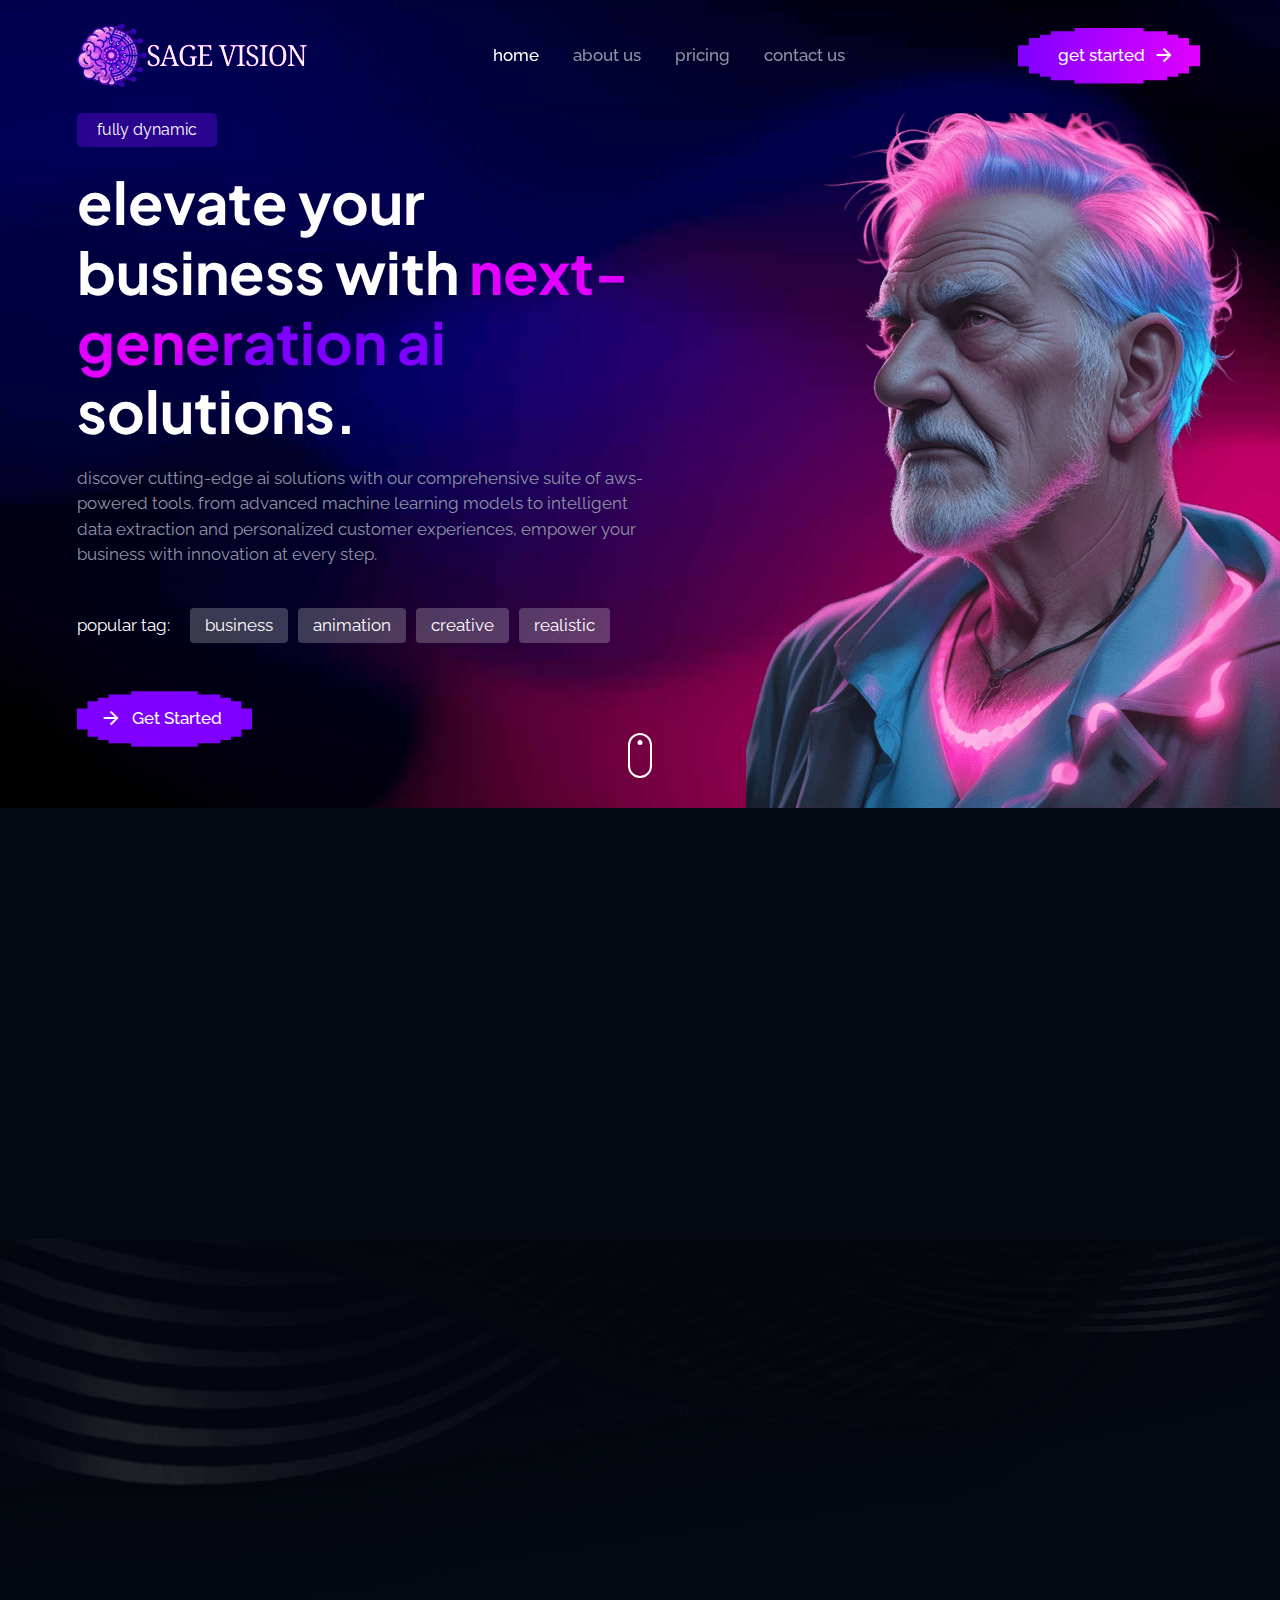
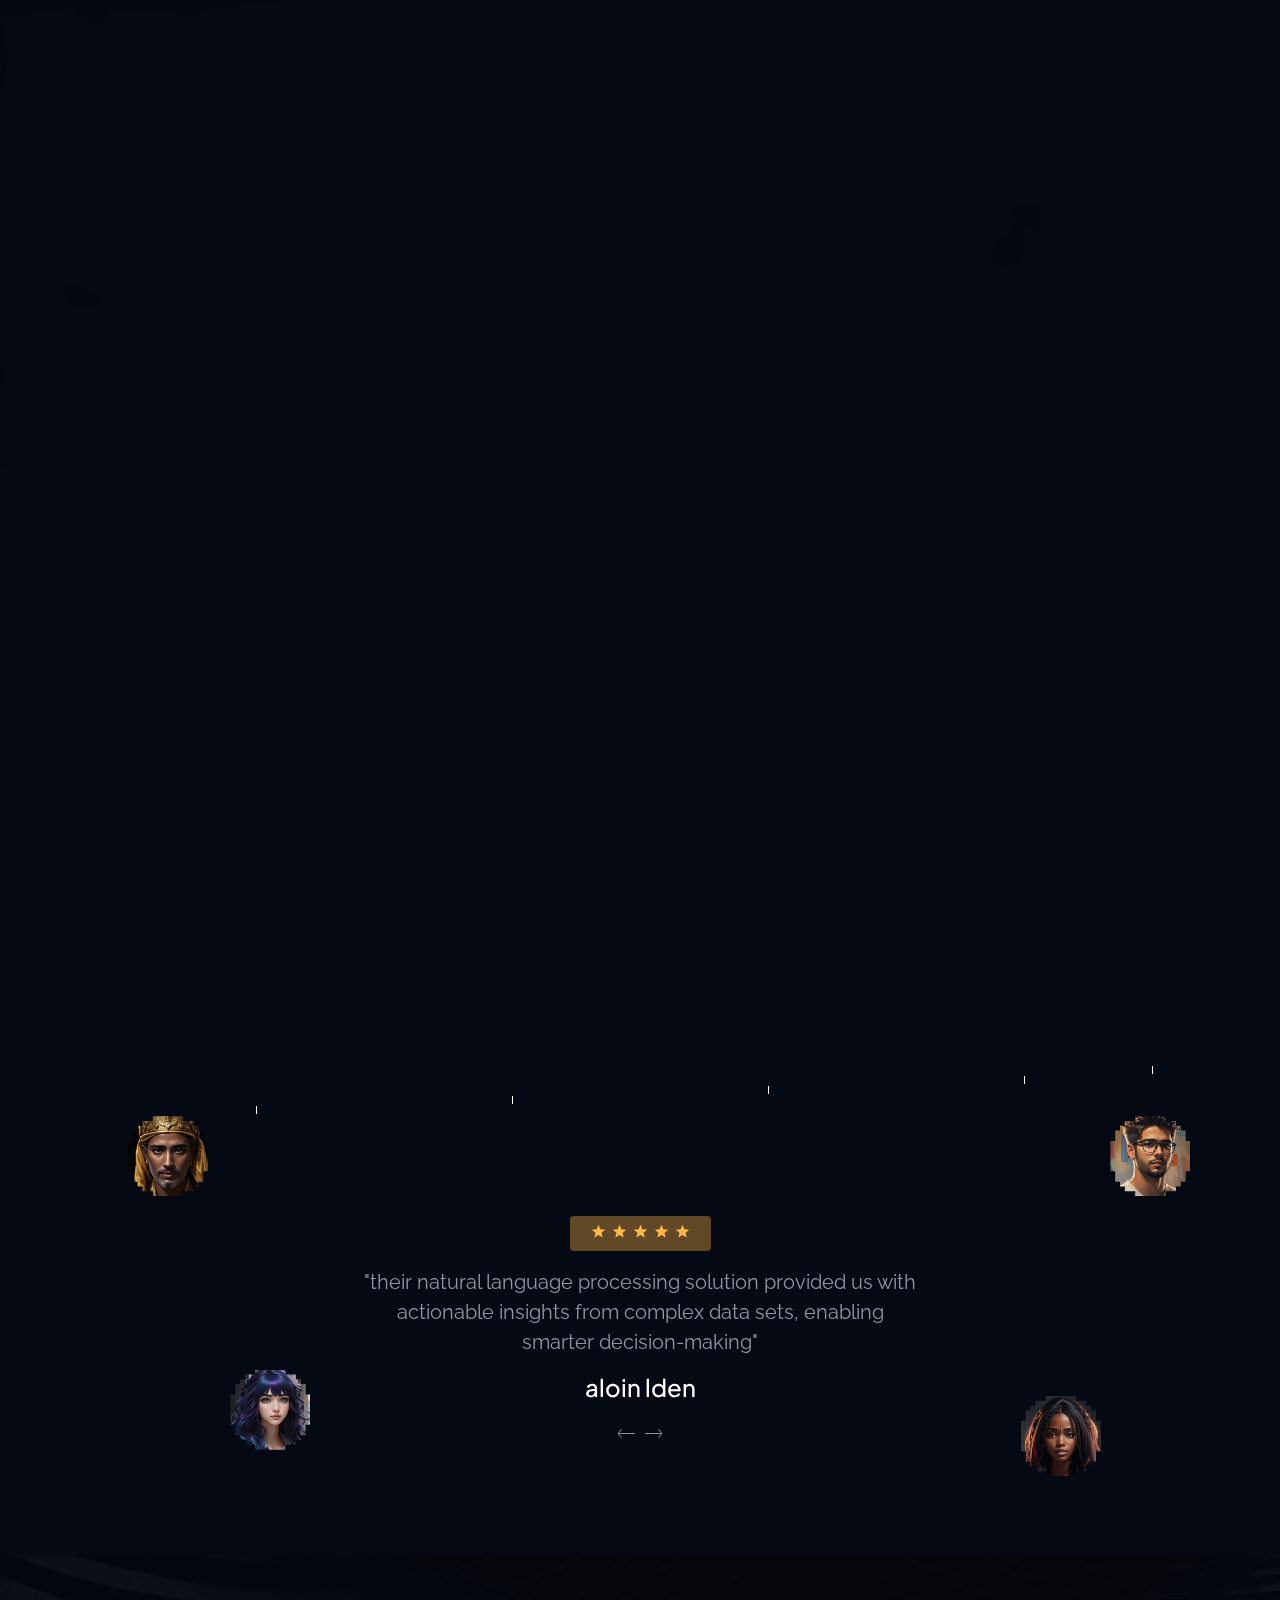
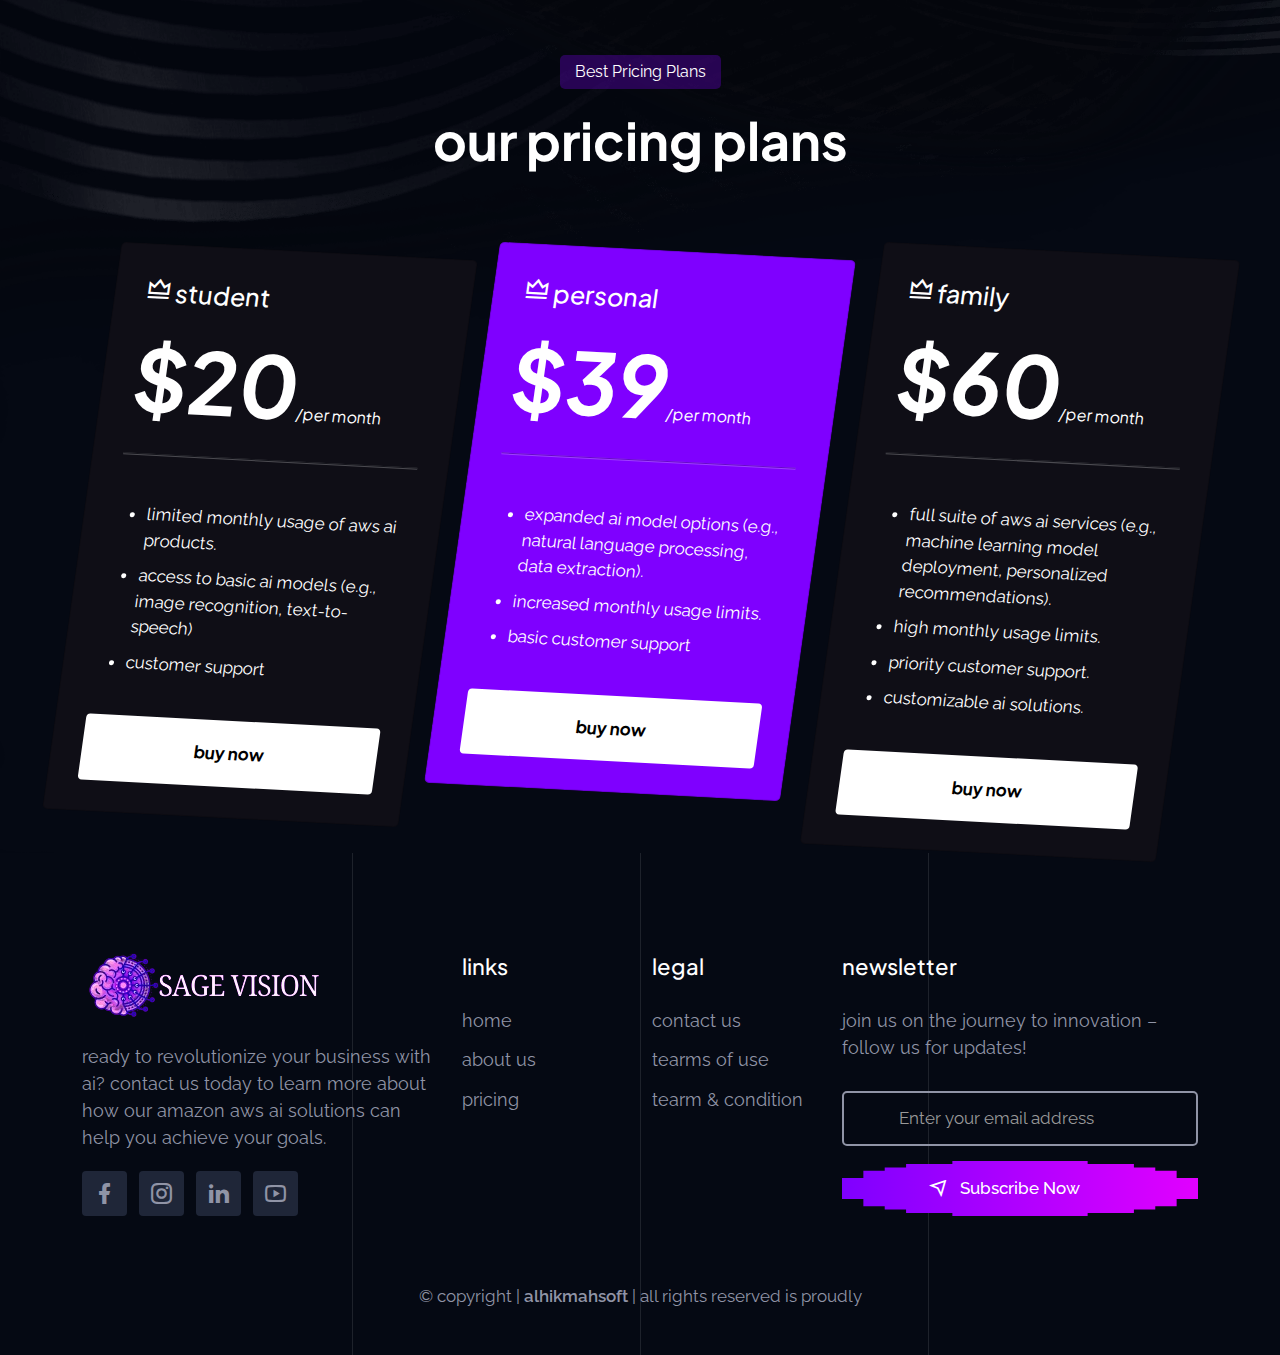
<file: index.html>
<!DOCTYPE html>
<html lang="en">
    <head>
        <meta charset="UTF-8">
        <meta name="viewport" content="width=device-width, initial-scale=1.0">
        <title>Sage Vision</title>

        <!-- CSS Linked -->
        <link rel="stylesheet" href="assets/css/bootstrap.min.css">
        <link rel="stylesheet" href="assets/css/owl.carousel.min.css">
        <link rel="stylesheet" href="assets/css/owl.theme.default.min.css">
        <link rel="stylesheet" href="assets/css/remixicon.min.css">
        <link rel="stylesheet" href="assets/css/odometer.min.css">
        <link rel="stylesheet" href="assets/css/flaticon.css">
        <link rel="stylesheet" href="assets/css/aos.css">
        <link rel="stylesheet" href="assets/css/style.css">
        <link rel="stylesheet" href="assets/css/responsive.css">
        
        <!-- favicon Linked -->
        <link rel="icon" type="image/png" href="assets/img/favicon.png">

    </head>
    <body>

        <!-- Start Navbar Area -->
        <nav class="navbar navbar-expand-lg mb-nav" id="navbar">
            <div class="container-fluid">
                <a class="navbar-brand" href="index.html">
                    <img src="assets/img/logo.png" alt="">
                </a>
                <a class="navbar-toggler text-decoration-none" data-bs-toggle="offcanvas" href="#navbarOffcanvas" role="button" aria-controls="navbarOffcanvas">
                    <span class="burger-menu">
                        <span class="top-bar"></span>
                        <span class="middle-bar"></span>
                        <span class="bottom-bar"></span>
                    </span>
                </a>
                <div class="collapse navbar-collapse">
                    <ul class="navbar-nav">
                        <li class="nav-item">
                            <a href="index.html" class="nav-link active">
                                Home
                            </a>
                        </li>
                        <li class="nav-item">
                            <a href="about.html" class="nav-link">
                                About Us
                            </a>
                        </li>

                        <li class="nav-item">
                            <a href="pricing.html" class="nav-link">
                                pricing
                            </a>
                        </li>
                        <li class="nav-item">
                            <a href="contact.html" class="nav-link">
                                Contact Us
                            </a>
                        </li>
                    </ul>
                    <div class="nav-btn">
                        <a href="contact.html" class="default-btn">
                            Get Started
                            <i class="ri-arrow-right-line"></i>
                        </a>
                    </div>
                </div>
            </div>
        </nav>
        <!-- End Navbar Area -->

        <!-- Start Responsive Navbar Area -->
        <div class="responsive-navbar offcanvas offcanvas-end border-0" data-bs-backdrop="static" tabindex="-1" id="navbarOffcanvas">
            <div class="offcanvas-header">
                <a href="index.html" class="logo d-inline-block">
                    <img src="assets/img/logo.png" alt="">
                </a>
                <button type="button" class="close-btn bg-transparent position-relative lh-1 p-0 border-0" data-bs-dismiss="offcanvas" aria-label="Close">
                    <i class="ri-close-line"></i>
                </button>
            </div>
            <div class="offcanvas-body">
                <ul class="responsive-menu">
                    <li class="responsive-menu-list without-icon">
                        <a href="index.html" class="active">Home</a>
                    </li>

                    <li class="responsive-menu-list without-icon">
                        <a href="about.html">About</a>
                    </li>
                    
                    <li class="responsive-menu-list without-icon">
                        <a href="pricing.html">Pricing</a>
                    </li>
                    <li class="responsive-menu-list without-icon">
                        <a href="contact.html">Contact</a>
                    </li>
                </ul>
                <div class="others-option d-md-flex align-items-center">
                    <div class="option-item">
                        <a href="contact.html" class="default-btn">
                            <i class="ri-arrow-right-line"></i>
                            <span>Get Started</span>
                        </a>
                    </div>
                </div>
            </div>
        </div>
        <!-- End Responsive Navbar Area -->

        <!-- Start Banner Area --> 
        <div class="banner-area"> 
            <div class="container-fluid"> 
                <div class="row align-items-center g-0"> 
                    <div class="col-lg-6"> 
                        <div class="content"> 
                            <span class="banner-top-title">Fully Dynamic</span> 
                            <h1>Elevate Your Business with <span class="grd-color-1" >Next-Generation AI</span> Solutions.  </h1> 
                            <p>Discover cutting-edge AI solutions with our comprehensive suite of AWS-powered tools. From advanced machine learning models to intelligent data extraction and personalized customer experiences, empower your business with innovation at every step.</p> 
                            <div class="popular-tag"> 
                                <p>Popular Tag:</p> 
                                <a href="blog.html">Business</a> 
                                <a href="blog.html">Animation</a> 
                                <a href="blog.html">Creative</a> 
                                <a href="blog.html">Realistic</a> 
                            </div> 
                            <button class="main-btn my-5">Get Started <i class="ri-arrow-right-line"></i></button>
                        </div> 
                    </div> 
                    <div class="col-lg-6"> 
                        <div class="image"> 
                            <img src="assets/img/man.png" alt="image"> 
                        </div> 
                    </div> 
                </div> 
                <div class="scroll-down"> 
                    <a href="#features"> 
                        <div class="mouse"></div> 
                    </a> 
                </div> 
            </div> 
        </div> 
        
        <!-- End Banner Area -->
        
        <!-- Start Fetuses Area -->
        <section id="features" class="fetuses-area pt-70">
            <div class="container-fluid">
                <div class="row justify-content-center g-0">
                    <div class="col-lg-3 col-md-6">
                        <div class="single-fetuses-box" data-aos="fade-up" data-aos-duration="1500">
                            <div class="icon">
                                <i class="fi fi-tr-file-user"></i>
                            </div>
                            <h3>We analyzing Experience</h3>
                            <p> we specialize in harnessing AWS-powered AI to analyze and enhance customer experiences</p>
                            <a href="about.html">Read More</a>
                        </div>
                    </div>

                    <div class="col-lg-3 col-md-6">
                        <div class="single-fetuses-box" data-aos="fade-up" data-aos-duration="1500">
                            <div class="icon">
                                <i class="fi fi-tr-graphic-style"></i>
                            </div>
                            <h3>From Concept To Final</h3>
                            <p>From concept to final deployment,We leverages AWS AI to seamlessly translate innovative ideas into tangible solutions. </p>
                            <a href="about.html">Read More</a>
                        </div>
                    </div>

                    <div class="col-lg-3 col-md-6">
                        <div class="single-fetuses-box" data-aos="fade-up" data-aos-duration="1500">
                            <div class="icon">
                                <i class="fi fi-tr-user-astronaut"></i>
                            </div>
                            <h3>New Thinking For Result</h3>
                            <p>Embrace a paradigm shift with Us, where innovative thinking meets tangible results powered by AWS AI.</p>
                            <a href="about.html">Read More</a>
                        </div>
                    </div>

                    <div class="col-lg-3 col-md-6">
                        <div class="single-fetuses-box" data-aos="fade-up" data-aos-duration="1500">
                            <div class="icon">
                                <i class="fi fi-tr-biking-mountain"></i>
                            </div>
                            <h3>New Thinking For Result</h3>
                            <p>we champion new thinking for measurable results. Through pioneering approaches and AWS AI technologies.</p>
                            <a href="about.html">Read More</a>
                        </div>
                    </div>
                </div>
            </div>
        </section>
        <!-- End Fetuses Area -->

        <!-- Start About Area -->
        <div class="about-area ptb-100 section-bg">
            <div class="container">
                <div class="row align-items-center" data-aos="fade-up" data-aos-duration="1500">
                    <div class="col-lg-6">
                        <div class="image">
                            <img src="assets/img/about-2.jpg" alt="image">
                        </div>
                    </div>
                    <div class="col-lg-6">
                        <div class="content">
                            <div class="sub-t">About Us</div>
                            <h2>where innovation meets efficiency.</h2>
                            <p> your gateway to effortlessly creating and scaling AI-powered businesses using AWS's cutting-edge AI technologies. Whether you're an entrepreneur with a groundbreaking idea or a business looking to innovate, AI Forge equips you with the tools and expertise needed to succeed in the AI era. Harness Amazon SageMaker for developing and deploying machine learning models</p>
                            <p> We leverage industry-leading AI products such as Amazon SageMaker, Amazon Rekognition, Amazon Polly, Amazon Comprehend, and Amazon Textract. These tools enable us to deliver robust solutions tailored to meet the unique challenges and opportunities of modern businesses</p>

                            <a class="main-btn" href="about.html"><span></span><i class="ri-quill-pen-line"></i> About Us</a>
                        </div>
                    </div>
                </div>
            </div>
        </div>
        <!-- About Area -->

        <!-- Start Brands Area -->
        <!-- <div class="brands-area pt-70 pb-70">
            <div class="container">
                <div class="row justify-content-between align-items-center">
                    <div class="col-lg-2 col-md-2 col-6" data-aos="fade-up" data-aos-duration="1000">
                        <div class="image">
                            <img src="assets/img/01.png" alt="image">
                        </div>
                    </div>
                    <div class="col-lg-2 col-md-2 col-6" data-aos="fade-up" data-aos-duration="1000">
                        <div class="image">
                            <img src="assets/img/02.png" alt="image">
                        </div>
                    </div>
                    <div class="col-lg-2 col-md-2 col-6" data-aos="fade-up" data-aos-duration="1000">
                        <div class="image">
                            <img src="assets/img/03.png" alt="image">
                        </div>
                    </div>
                    <div class="col-lg-2 col-md-2 col-6" data-aos="fade-up" data-aos-duration="1000">
                        <div class="image">
                            <img src="assets/img/04.png" alt="image">
                        </div>
                    </div>
                    <div class="col-lg-2 col-md-2 col-6" data-aos="fade-up" data-aos-duration="1000">
                        <div class="image">
                            <img src="assets/img/05.png" alt="image">
                        </div>
                    </div>
                </div>
            </div>
        </div> -->
        <!-- End Brands Area -->

        <!-- Start Team Area -->
        <div class="team-area pt-100">
            <div class="container " data-aos="fade-up" data-aos-duration="1500">
                <div class="row my-3">
                    <div class="col-md-6 col-sm-12">
                        <div class="sub-t">Our Products</div>
                        <h2>Explore Our Advanced AI Solutions</h2>
                        <p>Harness the future of technology with our advanced AI products tailored to enhance every facet of your operations.</p>
                    </div>
                </div>
                <div class="image-courser owl-carousel owl-theme" >
                    <div class="courser-item">
                        <div class="image-item relative">
                            <img src="assets/img/about-image-1.jpg" alt="image">
                            <div class="hover-content">


                                <ul>
                                    <li><a href="#"><h4>Amazon SageMaker</h4></a></li>

                                </ul>
                            </div>
                            <div class="after-content absolute">
                                <h4>Amazon SageMaker</h4>
                                <p>Develop, train, and deploy machine learning models at scale with integrated Jupyter notebooks and automated model tuning.                                </p>
                                <a href="" class="main-btn bg-white text-dark">Read More</a>
                            </div>
                        </div>
                    </div>
                    <div class="courser-item">
                        <div class="image-item">
                            <img src="assets/img/about-image-2.jpg" alt="image">
                            <div class="hover-content">


                                <ul>
                                    <li><a href="#"><h4>Amazon Rekognition</h4></a></li>

                                </ul>
                            </div>
                            <div class="after-content absolute">
                                <h4>Amazon Rekognition</h4>
                                <p>Perform advanced image and video analysis to detect objects, scenes, and faces, enabling applications in security, content moderation, and more. </p>                               </p>
                                <a href="" class="main-btn bg-white text-dark">Read More</a>
                            </div>
                        </div>
                    </div>
                    <div class="courser-item">
                        <div class="image-item">
                            <img src="assets/img/about-image-3.jpg" alt="image">
                            <div class="hover-content">


                                <ul>
                                    <li><a href="#"><h4>Amazon Polly</h4></a></li>

                                </ul>
                            </div>
                            <div class="after-content absolute">
                                <h4>Amazon Polly</h4>
                                <p> Transform text into lifelike speech with natural-sounding voices, enhancing user interactions in applications and services </p>                               </p>
                                <a href="" class="main-btn bg-white text-dark">Read More</a>
                            </div>

                        </div>
                    </div>
                    <div class="courser-item">
                        <div class="image-item">
                            <img src="assets/img/about-image-4.jpg" alt="image">
                            <div class="hover-content">


                                <ul>
                                    <li><a href="#"><h4>Amazon Comprehend</h4></a></li>

                                </ul>
                            </div>
                            <div class="after-content absolute">
                                <h4>Amazon Comprehend</h4>
                                <p> Gain insights from unstructured text using natural language processing (NLP), extracting key phrases, sentiment analysis, and language detection. </p>
                                <a href="" class="main-btn bg-white text-dark">Read More</a>
                            </div>

                        </div>
                    </div>
                    <div class="courser-item">
                        <div class="image-item">
                            <img src="assets/img/about-image-5.jpg" alt="image">
                            <div class="hover-content">


                                <ul>
                                    <li><a href="#"><h4>Amazon Textract</h4></a></li>

                                </ul>
                            </div>
                            <div class="after-content absolute">
                                <h4>Amazon Textract</h4>
                                <p>  Automatically extract text and data from documents with high accuracy, streamlining document processing workflows in industries like finance, healthcare, and legal. </p>                               </p>
                                <a href="" class="main-btn bg-white text-dark">Read More</a>
                            </div>
                        </div>
                    </div>
                </div>
            </div>
        </div>
        <!-- End Team Area -->

        <!-- Start Gallery Area  -->
        <!-- <div class="gallery-area ptb-100">
            <div class="container">
                <div class="gallery-table" data-aos="fade-up" data-aos-duration="1500">
                    <div class="section-title">
                        <div class="width">
                            <div class="sub-t">Image Generation</div>
                            <h2>Unveil New Creative Horizons with Models</h2>
                        </div>

                        <ul class="">
                            <li class="item-list play on" data-filter="All">All</li>
                            <li class="item-list play" data-filter="Brand">Brand</li>
                            <li class="item-list play" data-filter="Design">Design</li>
                            <li class="item-list play" data-filter="Motion">Motion</li>
                            <li class="item-list play" data-filter="Printing">Printing</li>
                        </ul>

                    </div>

                    <div class="gallery">
                        <div class="item-box All Brand">
                            <img src="assets/img/gallery/gallery-image1.jpg" alt="image">
                        </div>
                        <div class="item-box All Design">
                            <img src="assets/img/gallery/gallery-image16.jpg" alt="image">
                        </div>
                        <div class="item-box All Design">
                            <img src="assets/img/gallery/gallery-image11.jpg" alt="image">
                        </div>
                        <div class="item-box All Printing">
                            <img src="assets/img/gallery/gallery-image2.jpg" alt="image">
                        </div>
                        <div class="item-box All Printing">
                            <img src="assets/img/gallery/gallery-image7.jpg" alt="image">
                        </div>
                        <div class="item-box All Printing">
                            <img src="assets/img/gallery/gallery-image3.jpg" alt="image">
                        </div>
                        <div class="item-box All Printing">
                            <img src="assets/img/gallery/gallery-image4.jpg" alt="image">
                        </div>
                        <div class="item-box All Brand">
                            <img src="assets/img/gallery/gallery-image6.jpg" alt="image">
                        </div>
                        <div class="item-box All Motion">
                            <img src="assets/img/gallery/gallery-image8.jpg" alt="image">
                        </div>
                        <div class="item-box All Design">
                            <img src="assets/img/gallery/gallery-image15.jpg" alt="image">
                        </div>
                        <div class="item-box All Design">
                            <img src="assets/img/gallery/gallery-image13.jpg" alt="image">
                        </div>
                        <div class="item-box All Design">
                            <img src="assets/img/gallery/gallery-image12.jpg" alt="image">
                        </div>
                        <div class="item-box All Design">
                            <img src="assets/img/gallery/gallery-image17.jpg" alt="image">
                        </div>
                    </div> 
                    <div class="gallery-btn">
                        <a class="main-btn" href="portfolio.html"><span></span><i class="ri-function-line"></i> View All Images</a>
                    </div>
                </div>
            </div>
        </div> -->
        <!-- End Gallery Area -->

        <!-- Start Testimonial Area -->
        <div class="testimonial-area ptb-100">
            <div class="container">
                <div class="testimonial-content owl-carousel owl-theme">
                    <div class="testimonial-item">
                        <ul>
                            <li><i class="ri-star-s-fill"></i></li>
                            <li><i class="ri-star-s-fill"></i></li>
                            <li><i class="ri-star-s-fill"></i></li>
                            <li><i class="ri-star-s-fill"></i></li>
                            <li><i class="ri-star-s-fill"></i></li>
                        </ul>
                        <p>"Their natural language processing solution provided us with actionable insights from complex data sets, enabling smarter decision-making"</p>
                        <h4>Aloin Lden</h4>
                    </div> 
                    <div class="testimonial-item">
                        <ul>
                            <li><i class="ri-star-s-fill"></i></li>
                            <li><i class="ri-star-s-fill"></i></li>
                            <li><i class="ri-star-s-fill"></i></li>
                            <li><i class="ri-star-s-fill"></i></li>
                            <li><i class="ri-star-s-fill"></i></li>
                        </ul>
                        <p>"The text-to-speech capabilities they integrated enhanced our customer interactions, making our services more accessible and engagingLorem"</p>
                        <h4>Jacob Daniels</h4>
                    </div> 
                </div>
                <div class="user">
                    <img src="assets/img/user-1.jpg" alt="image">
                </div>
                <div class="user">
                    <img src="assets/img/user-2.jpg" alt="image">
                </div>
                <div class="user">
                    <img src="assets/img/user-3.jpg" alt="image">
                </div>
                <div class="user">
                    <img src="assets/img/user-4.jpg" alt="image">
                </div>
            </div>
            <div class="star"></div>
            <div class="star"></div>
            <div class="star"></div>
            <div class="star"></div>
            <div class="star"></div>
        </div>
        <!-- End Testimonial Area -->

        <!-- Start Pricing Area -->
        <div class="pricing-area pt-100 section-bg">
            <div class="section-title-center">
                <div class="width">
                    <div class="sub-t">Best Pricing Plans</div>
                    <h2>Our Pricing Plans</h2>
                </div>
            </div>
            <div class="container">
                <div class="row justify-content-center">
                    <div class="col-lg-4 col-md-6">
                        <div class="card">
                            <h2 class="card_title"><i class="ri-vip-crown-line"></i> Student</h2>
                            <h3 class="pricing">$20<span class="small">/per month</span></h3>
                            <hr>
                            <ul class="features">
                                <li>Limited monthly usage of AWS AI products.</li>
                                <li>Access to basic AI models (e.g., image recognition, text-to-speech)</li>
                                <li>customer support</li>
                            </ul>
                            <a href="contact.html" class="cta_btn">Buy Now</a>
                        </div>
                    </div>
                    <div class="col-lg-4 col-md-6">
                        <div class="card active">
                            <h2 class="card_title"><i class="ri-vip-crown-line"></i> Personal</h2>
                            <h3 class="pricing">$39<span class="small">/per month</span></h3>
                            <hr>
                            <ul class="features">
                                <li>Expanded AI model options (e.g., natural language processing, data extraction).</li>
                                <li>Increased monthly usage limits.
                                </li>
                                <li>Basic customer support</li>
                            </ul>
                            <a href="contact.html" class="cta_btn">Buy Now</a>
                        </div>  
                    </div>
                    <div class="col-lg-4 col-md-6">
                        <div class="card">
                            <h2 class="card_title"><i class="ri-vip-crown-line"></i> Family</h2>
                            <h3 class="pricing">$60<span class="small">/per month</span></h3>
                            <hr>
                            <ul class="features">
                                <li>Full suite of AWS AI services (e.g., machine learning model deployment, personalized recommendations).</li>
                                <li>High monthly usage limits.</li>
                                <li>Priority customer support.</li>
                                <li>Customizable AI solutions.</li>
                            </ul>
                            <a href="contact.html" class="cta_btn">Buy Now</a>
                        </div>  
                    </div>
                </div>
            </div>
        </div>
        <!-- End Pricing  Area -->

        <!-- Start Article Area -->
         

        <!-- End Article Area -->

        <!-- Start Insta Gallery -->
        <!-- <div class="insta-gallery">
            <div class="conatiner-fluid">
                <div class="ins-gallery owl-carousel owl-theme">
                    <div class="items">
                        <a href="https://www.instagram.com/" target="_blank" >
                            <img src="assets/img/gallery/insta-1.jpg" alt="image">
                            <i class="ri-instagram-line"></i>
                        </a>
                    </div>
                    <div class="items">
                        <a href="https://www.instagram.com/" target="_blank" >
                            <img src="assets/img/gallery/insta-10.jpg" alt="image">
                            <i class="ri-instagram-line"></i>
                        </a>
                    </div>
                    <div class="items">
                        <a href="https://www.instagram.com/" target="_blank" >
                            <img src="assets/img/gallery/insta-2.jpg" alt="image">
                            <i class="ri-instagram-line"></i>
                        </a>
                    </div>
                    <div class="items">
                        <a href="https://www.instagram.com/" target="_blank" >
                            <img src="assets/img/gallery/insta-3.jpg" alt="image">
                            <i class="ri-instagram-line"></i>
                        </a>
                    </div>
                    <div class="items">
                        <a href="https://www.instagram.com/" target="_blank" >
                            <img src="assets/img/gallery/insta-4.jpg" alt="image">
                            <i class="ri-instagram-line"></i>
                        </a>
                    </div>
                    <div class="items">
                        <a href="https://www.instagram.com/" target="_blank" >
                            <img src="assets/img/gallery/insta-5.jpg" alt="image">
                            <i class="ri-instagram-line"></i>
                        </a>
                    </div>
                    <div class="items">
                        <a href="https://www.instagram.com/" target="_blank" >
                            <img src="assets/img/gallery/insta-6.jpg" alt="image">
                            <i class="ri-instagram-line"></i>
                        </a>
                    </div>
                    <div class="items">
                        <a href="https://www.instagram.com/" target="_blank" >
                            <img src="assets/img/gallery/insta-7.jpg" alt="image">
                            <i class="ri-instagram-line"></i>
                        </a>
                    </div>
                    <div class="items">
                        <a href="https://www.instagram.com/" target="_blank" >
                            <img src="assets/img/gallery/insta-8.jpg" alt="image">
                            <i class="ri-instagram-line"></i>
                        </a>
                    </div>
                    <div class="items">
                        <a href="https://www.instagram.com/" target="_blank" >
                            <img src="assets/img/gallery/insta-9.jpg" alt="image">
                            <i class="ri-instagram-line"></i>
                        </a>
                    </div>
                </div>
            </div>
        </div> -->
        <!-- End Insta Gallery -->

        <!-- Start Footer Area -->
        <footer class="footer-area">
            <div class="container">
                <div class="footer-top-area pt-100">
                    <div class="row">
                        <div class="col-lg-4 col-md-6 col-sm-6">
                            <div class="single-footer-widget">
                                <a href="index.html" class="logo">
                                    <img src="assets/img/logo.png" alt="">
                                </a>
                                <p>Ready to revolutionize your business with AI? Contact us today to learn more about how our Amazon AWS AI solutions can help you achieve your goals.</p>
                                <ul class="social-links">
                                    <li><a href="https://www.facebook.com/" target="_blank"><i class="ri-facebook-fill"></i></a></li>
                                    <li><a href="https://www.instagram.com/" target="_blank"><i class="ri-instagram-line"></i></a></li>
                                    <li><a href="https://www.linkedin.com/" target="_blank"><i class="ri-linkedin-fill"></i></a></li>
                                    <li><a href="https://www.youtube.com/" target="_blank"><i class="ri-youtube-line"></i></a></li>
                                </ul>
                            </div>
                        </div>
                        <div class="col-lg-2 col-md-6 col-sm-6">
                            <div class="single-footer-widget pl-5">
                                <h3>Links</h3>
                                <ul class="links-list">
                                    <li><a href="index.html">Home</a></li>
                                    <li><a href="about.html">About Us</a></li>
                                    <li><a href="pricing.html">Pricing</a></li>
                                </ul>
                            </div>
                        </div>
                        <div class="col-lg-2 col-md-6 col-sm-6">
                            <div class="single-footer-widget">
                                <h3>Legal</h3>
                                <ul class="links-list">
                                    <li><a href="contact.html">Contact Us</a></li>
                                    <li><a href="terms-conditions.html">Tearms of Use</a></li>
                                    <li><a href="terms-conditions.html">Tearm & Condition</a></li>
                                </ul>
                            </div>
                        </div>
                        <div class="col-lg-4 col-md-6 col-sm-6">
                            <div class="single-footer-widget">
                                <h3>Newsletter</h3>
                                <div class="footer-newsletter-info">
                                    <p>Join us on the journey to innovation – Follow us for updates! </p>
                                    <form class="newsletter-form" data-toggle="validator">
                                        <label><i class='bx bx-envelope-open'></i></label>
                                        <input type="text" class="input-newsletter" placeholder="Enter your email address" name="EMAIL" required autocomplete="off">
                                        <button type="submit" class="default-btn"><i class="ri-send-plane-line"></i> Subscribe Now</button>
                                        <div id="validator-newsletter2" class="form-result"></div>
                                    </form>
                                </div>
                            </div>
                        </div>
                    </div>
                </div>
                <div class="pr-line"></div>
                <div class="footer-bottom-area">
                    <p>© Copyright | <a href="https://alhikmahsoft.com" target="_blank">AlHikmahSoft</a>  | All Rights Reserved is Proudly </p>
                </div>
            </div>
            <div class="lines">
                <div class="line"></div>
                <div class="line"></div>
                <div class="line"></div>
            </div>
        </footer>
        <!-- End Footer Area -->

        <!-- Start Top to Bottom -->
        <div id="progress">
            <span id="progress-value"><i class="ri-arrow-up-line"></i></span>
        </div>
        <!-- End Top to Bottom -->

        <!-- Js Linked -->
        <script src="assets/js/jquery.min.js"></script>
        <script src="assets/js/bootstrap.bundle.min.js"></script>
        <script src="assets/js/aos.js"></script>
        <script src="assets/js/appear.min.js"></script>
        <script src="assets/js/odometer.min.js"></script>
        <script src="assets/js/owl.carousel.min.js"></script>
        <script src="assets/js/ainext.js"></script>
    </body>
</html>
</file>
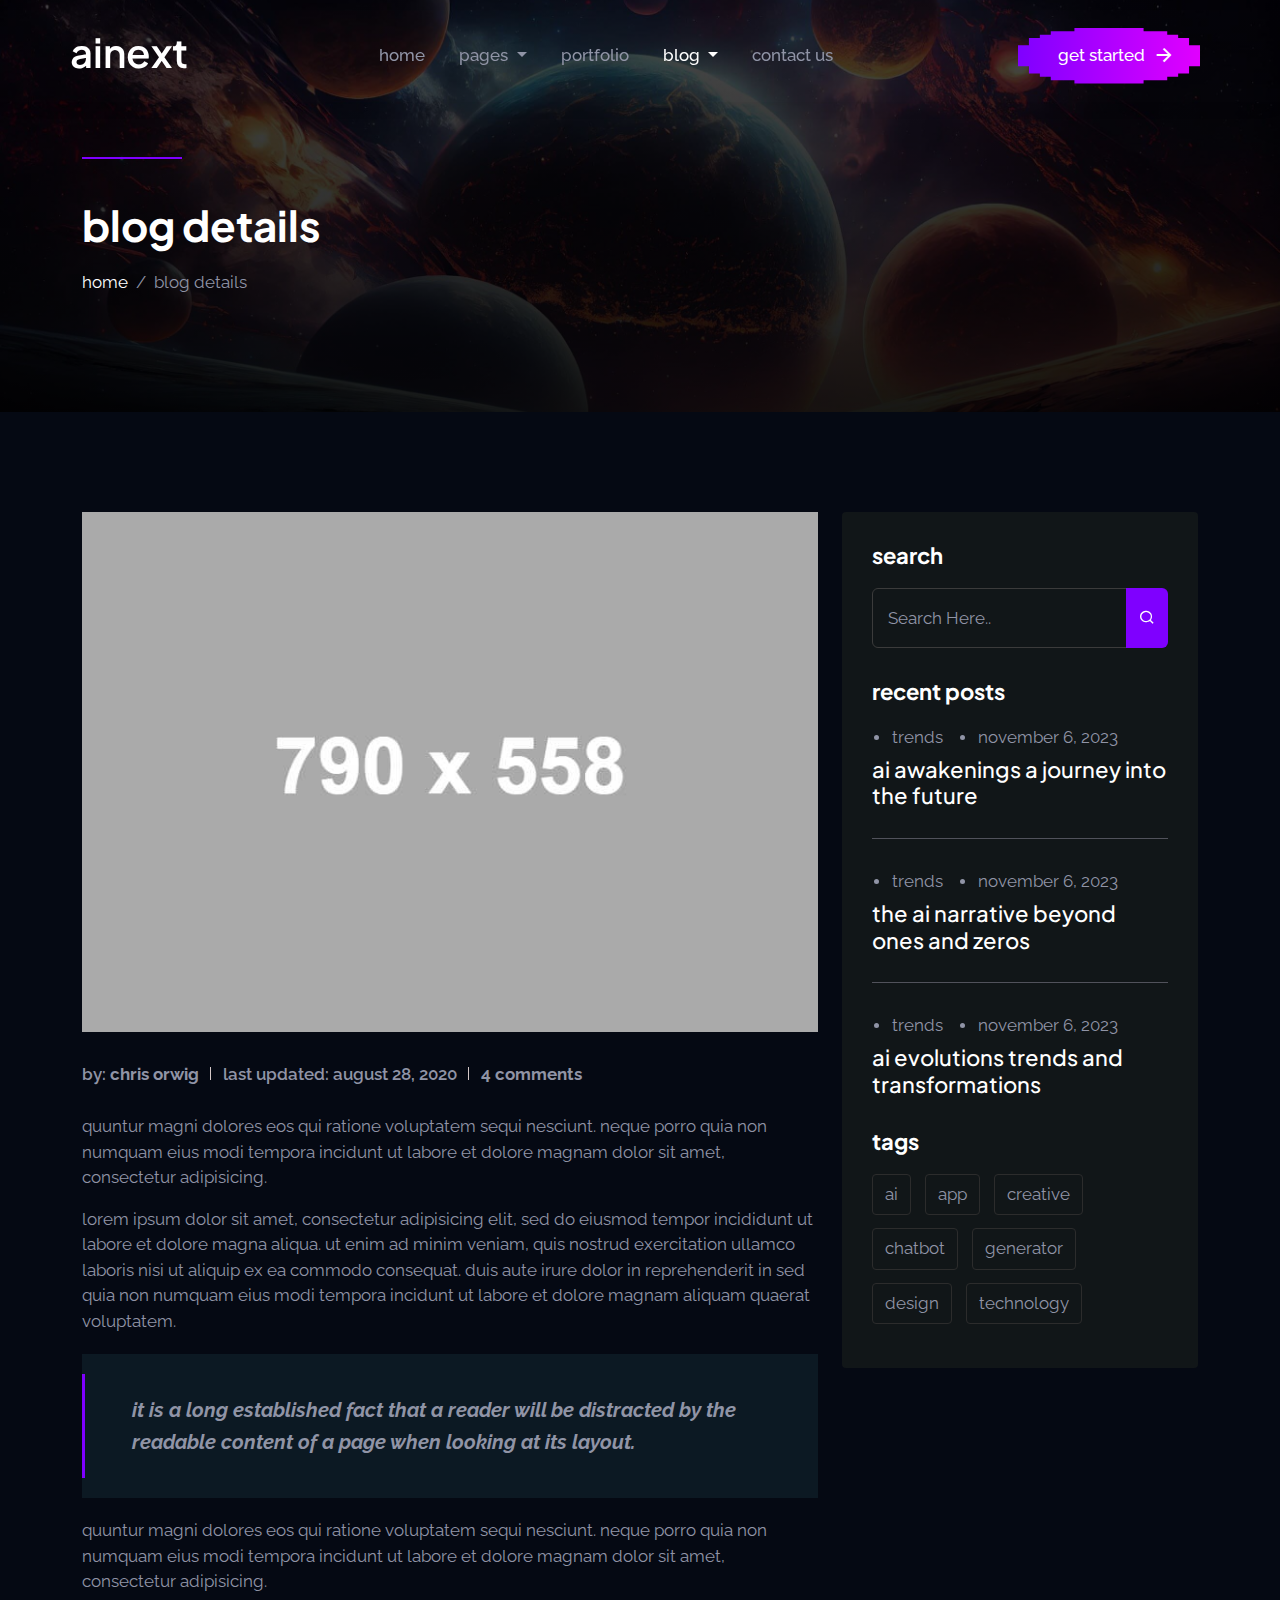
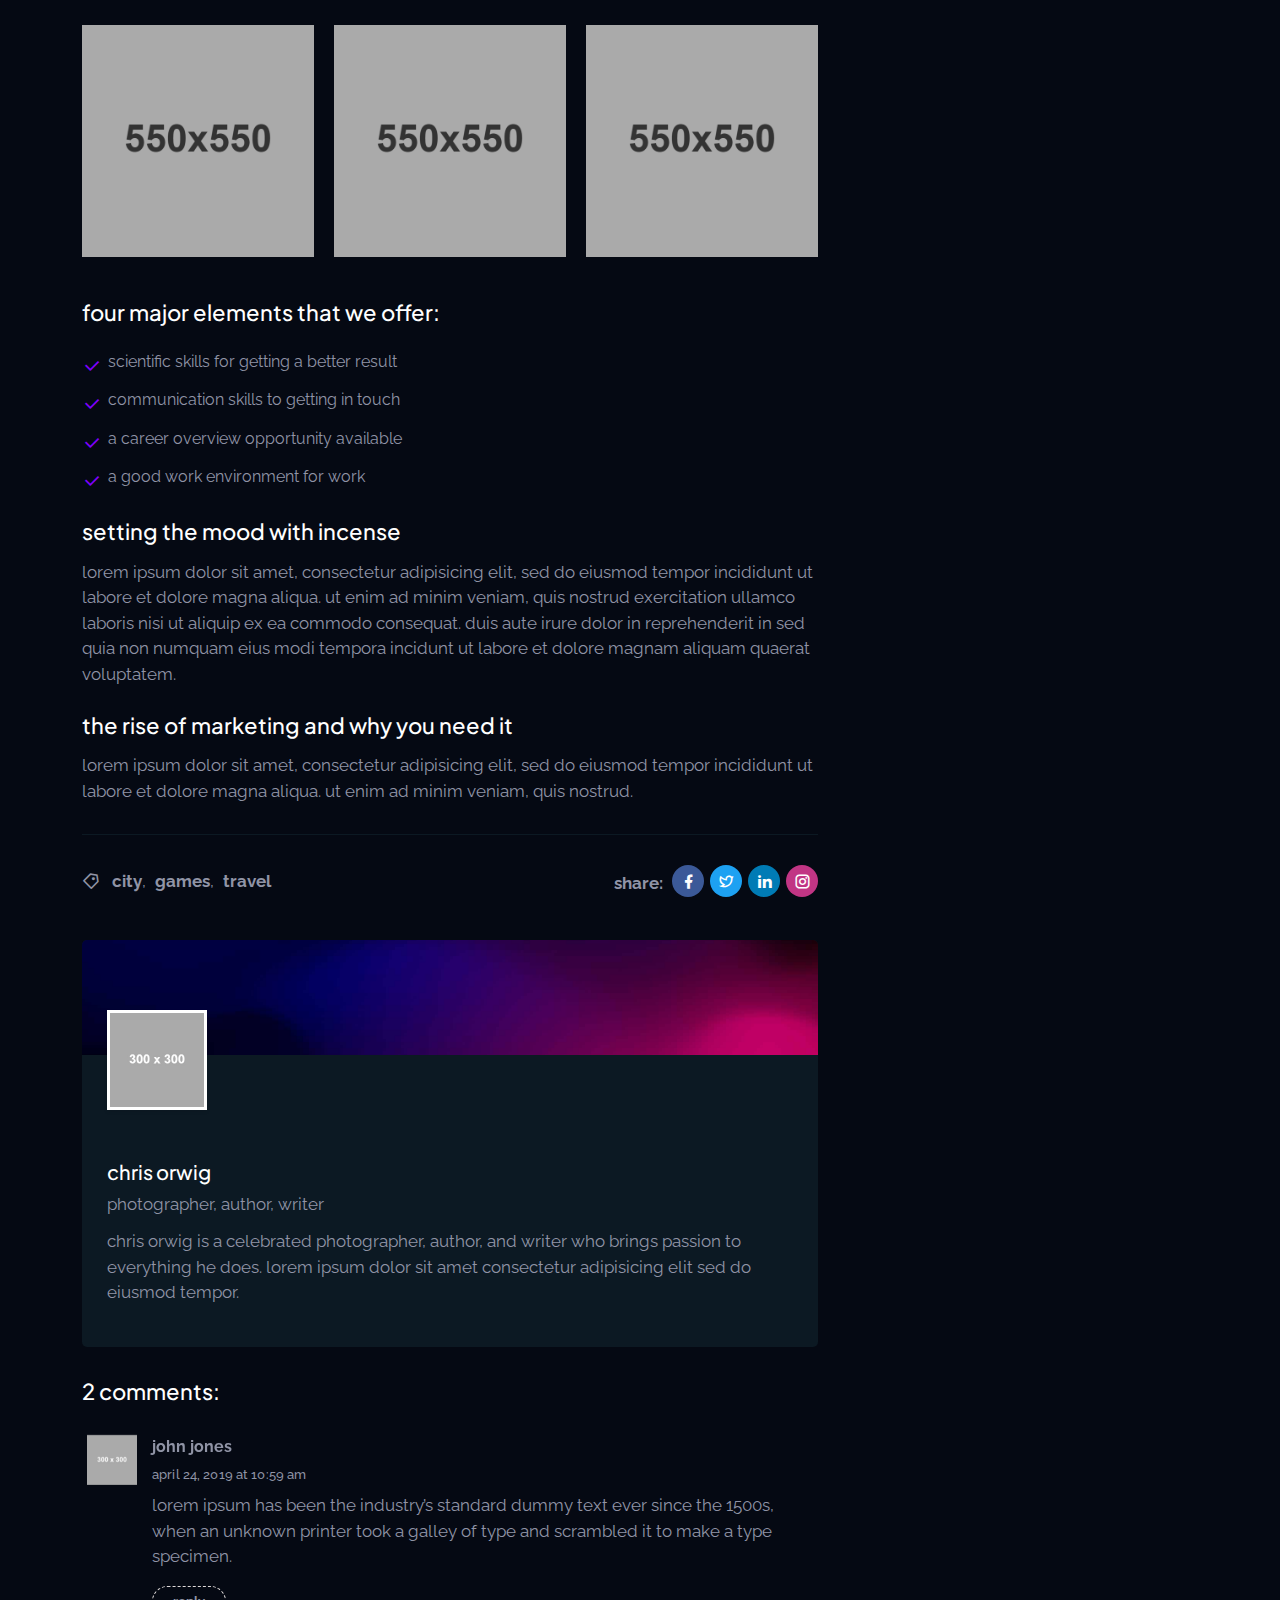
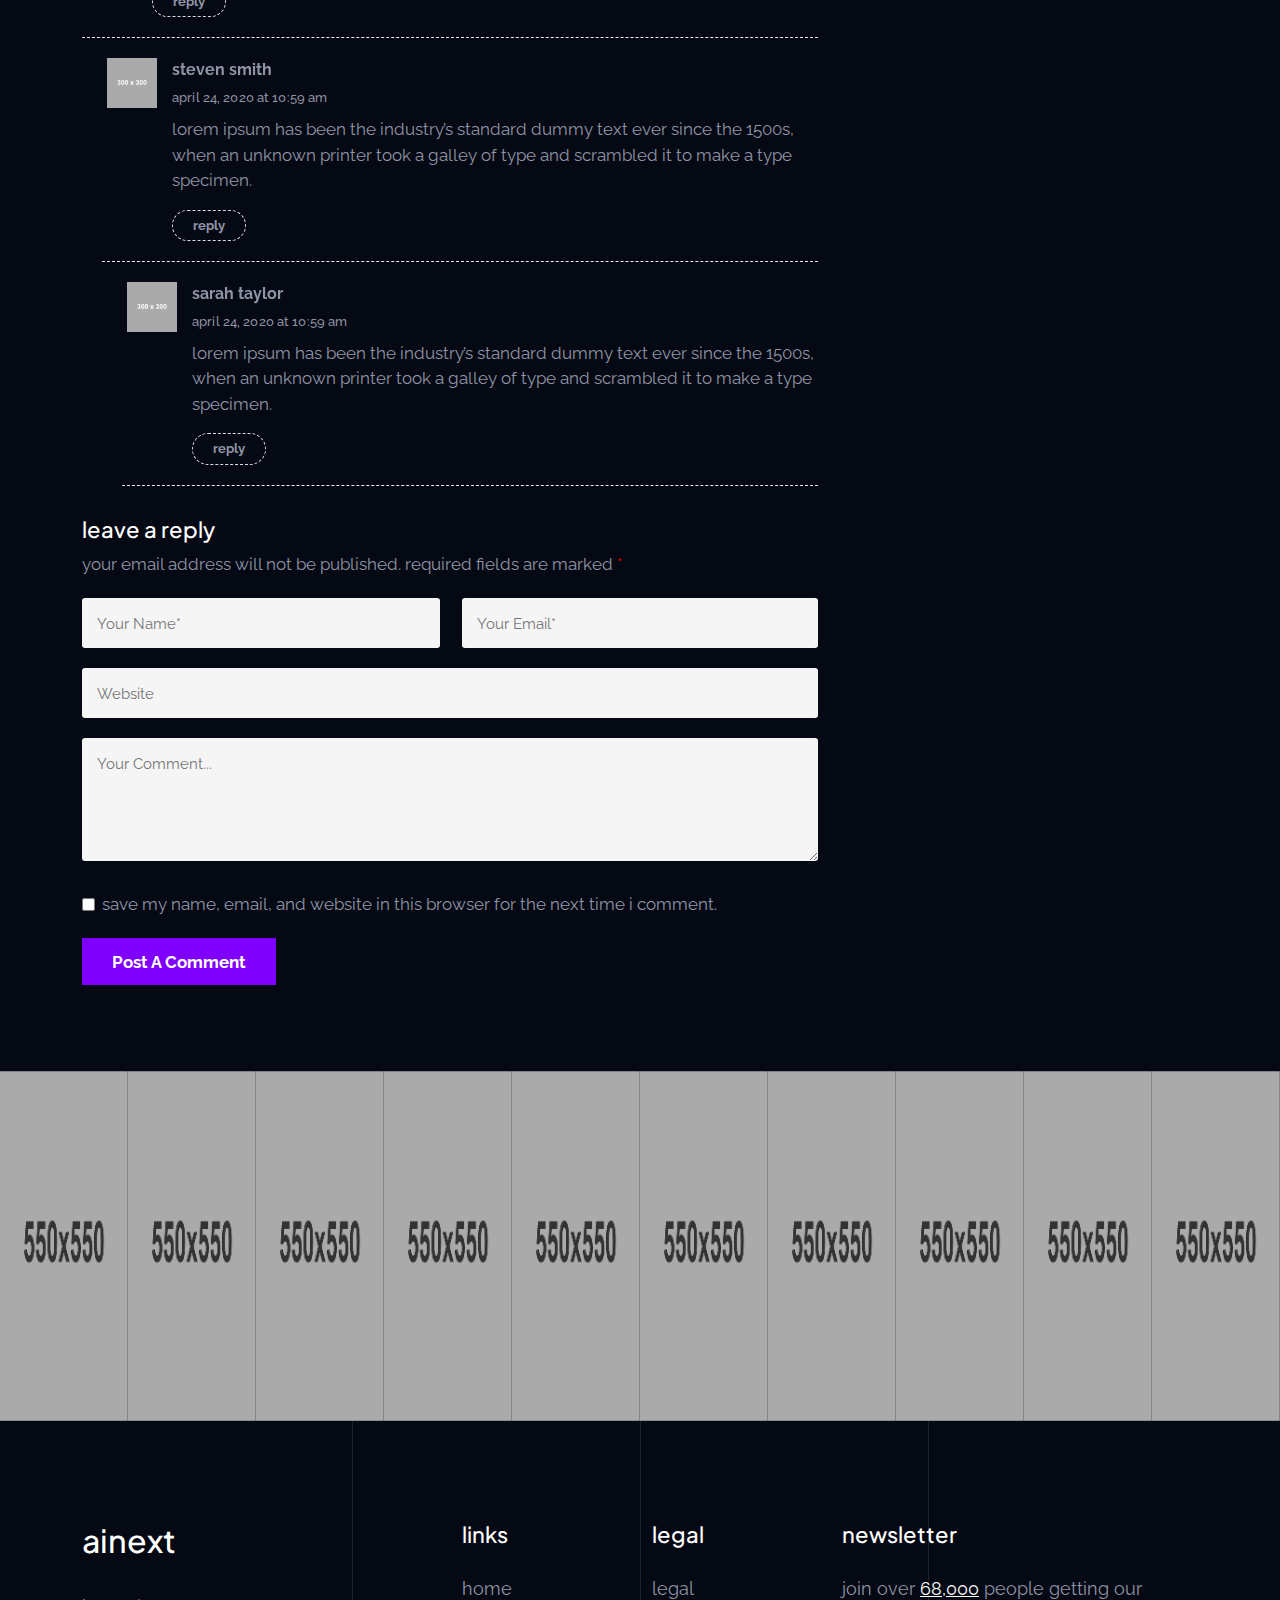
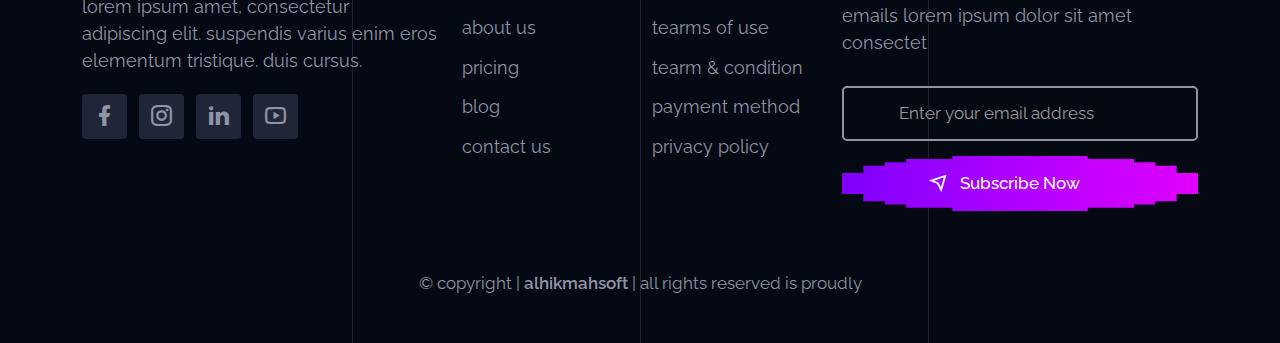
<file: blog-details.html>
<!DOCTYPE html>
<html lang="en">
    <head>
        <meta charset="UTF-8">
        <meta name="viewport" content="width=device-width, initial-scale=1.0">
        <title>AiNext - AI Agency & Startup HTML Template</title>

        <!-- CSS Linked -->
        <link rel="stylesheet" href="assets/css/bootstrap.min.css">
        <link rel="stylesheet" href="assets/css/owl.carousel.min.css">
        <link rel="stylesheet" href="assets/css/owl.theme.default.min.css">
        <link rel="stylesheet" href="assets/css/remixicon.min.css">
        <link rel="stylesheet" href="assets/css/odometer.min.css">
        <link rel="stylesheet" href="assets/css/flaticon.css">
        <link rel="stylesheet" href="assets/css/aos.css">
        <link rel="stylesheet" href="assets/css/style.css">
        <link rel="stylesheet" href="assets/css/responsive.css">
        
        <!-- favicon Linked -->
        <link rel="icon" type="image/png" href="assets/img/favicon.png">

    </head>
    <body>

        <!-- Start Navbar Area -->
        <nav class="navbar navbar-expand-lg" id="navbar">
            <div class="container-fluid">
                <a class="navbar-brand" href="index.html">
                    <h2>AiNext</h2>
                </a>
                <a class="navbar-toggler text-decoration-none" data-bs-toggle="offcanvas" href="#navbarOffcanvas" role="button" aria-controls="navbarOffcanvas">
                    <span class="burger-menu">
                        <span class="top-bar"></span>
                        <span class="middle-bar"></span>
                        <span class="bottom-bar"></span>
                    </span>
                </a>
                <div class="collapse navbar-collapse">
                    <ul class="navbar-nav">
                        <li class="nav-item">
                            <a href="index.html" class="nav-link">
                                Home
                            </a>
                        </li>
                        <li class="nav-item">
                            <a href="javascript:void(0)" class="dropdown-toggle nav-link">
                                Pages
                            </a>
                            <ul class="dropdown-menu">
                                <li class="nav-item">
                                    <a href="about.html" class="nav-link">
                                        About Us
                                    </a>
                                </li>
                                <li class="nav-item">
                                    <a href="team.html" class="nav-link">
                                        Team
                                    </a>
                                </li>
                                <li class="nav-item">
                                    <a href="pricing.html" class="nav-link">
                                        Pricing
                                    </a>
                                </li>
                                <li class="nav-item">
                                    <a href="terms-conditions.html" class="nav-link">
                                        Tearm & Condition
                                    </a>
                                </li>
                                <li class="nav-item">
                                    <a href="privacy-policy.html" class="nav-link">
                                        Privacy Policy
                                    </a>
                                </li>
                                <li class="nav-item">
                                    <a href="not-found.html" class="nav-link">
                                        404 Error Page
                                    </a>
                                </li>
                            </ul>
                        </li>
                        <li class="nav-item">
                            <a href="portfolio.html" class="nav-link">
                                Portfolio
                            </a>
                        </li>
                        <li class="nav-item">
                            <a href="javascript:void(0)" class="dropdown-toggle nav-link active">
                                Blog
                            </a>
                            <ul class="dropdown-menu">
                                <li class="nav-item">
                                    <a href="blog.html" class="nav-link">
                                        Blog Grid
                                    </a>
                                </li>
                                <li class="nav-item">
                                    <a href="blog-sidebar.html" class="nav-link">
                                        Blog Right Sidebar
                                    </a>
                                </li>
                                <li class="nav-item">
                                    <a href="blog-details.html" class="nav-link active">
                                        Blog Details
                                    </a>
                                </li>
                            </ul>
                        </li>
                        <li class="nav-item">
                            <a href="contact.html" class="nav-link">
                                Contact Us
                            </a>
                        </li>
                    </ul>
                    <div class="nav-btn">
                        <a href="contact.html" class="default-btn">
                            Get Started
                            <i class="ri-arrow-right-line"></i>
                        </a>
                    </div>
                </div>
            </div>
        </nav>
        <!-- End Navbar Area -->

        <!-- Start Responsive Navbar Area -->
        <div class="responsive-navbar offcanvas offcanvas-end border-0" data-bs-backdrop="static" tabindex="-1" id="navbarOffcanvas">
            <div class="offcanvas-header">
                <a href="index.html" class="logo d-inline-block">
                    <h2>AiNext</h2>
                </a>
                <button type="button" class="close-btn bg-transparent position-relative lh-1 p-0 border-0" data-bs-dismiss="offcanvas" aria-label="Close">
                    <i class="ri-close-line"></i>
                </button>
            </div>
            <div class="offcanvas-body">
                <ul class="responsive-menu">
                    <li class="responsive-menu-list without-icon">
                        <a href="index.html">Home</a>
                    </li>
                    <li class="responsive-menu-list"><a href="javascript:void(0);">Pages</a>
                        <ul class="responsive-menu-items">
                            <li><a href="about.html">About</a></li>
                            <li><a href="team.html">Team</a></li>
                            <li><a href="pricing.html">Pricing</a></li>
                            <li><a href="terms-conditions.html">Terms Conditions</a></li>
                            <li><a href="privacy-policy.html">Privacy Policy</a></li>
                            <li><a href="4o4.html">404 Error Page</a></li>
                            <li><a href="contact.html">Coming Soon</a></li>
                        </ul>
                    </li>
                    <li class="responsive-menu-list without-icon">
                        <a href="portfolio.html">Portfolio</a>
                    </li>
                    
                    <li class="responsive-menu-list"><a href="javascript:void(0);" class="active">Blog</a>
                        <ul class="responsive-menu-items">
                            <li><a href="blog.html">Blog Grid</a></li>
                            <li><a href="blog-sidebar.html">Blog Right Sidebar</a></li>
                            <li><a href="blog-details.html" class="active">Blog Details</a></li>
                        </ul>
                    </li>
                    <li class="responsive-menu-list without-icon">
                        <a href="contact.html">Contact</a>
                    </li>
                </ul>
                <div class="others-option d-md-flex align-items-center">
                    <div class="option-item">
                        <a href="contact.html" class="default-btn">
                            <i class="ri-arrow-right-line"></i>
                            <span>Get Started</span>
                        </a>
                    </div>
                </div>
            </div>
        </div>
        <!-- End Responsive Navbar Area -->

        <!-- Start Banner Area -->
        <div class="section-banner">
            <div class="container">
                <div class="section-banner-title">
                    <h1>Blog Details</h1>
                    <nav style="--bs-breadcrumb-divider: '/';" aria-label="breadcrumb">
                        <ol class="breadcrumb">
                            <li class="breadcrumb-item"><a href="index.html">Home</a></li>
                            <li class="breadcrumb-item active" aria-current="page">Blog Details</li>
                        </ol>
                    </nav>
                </div>
            </div>
        </div>
        <!-- End Banner Area -->

        <!-- Start Blog Details Area -->
        <div class="blog-details pt-100 pb-70">
            <div class="container">
                <div class="row">
                    <div class="col-lg-8">
                        <div class="blog-details-desc">
                            <div class="article-image">
                                <img src="assets/img/blog-details.jpg" alt="image">
                            </div>

                            <div class="blog-content">
                                <div class="entry-meta">
                                    <ul>
                                        <li>By: <a href="#">Chris Orwig</a></li>
                                        <li>Last Updated: August 28, 2020</li>
                                        <li><a href="#">4 Comments</a></li>
                                    </ul>
                                </div>

                                <p>Quuntur magni dolores eos qui ratione voluptatem sequi nesciunt. Neque porro quia non numquam eius modi tempora incidunt ut labore et dolore magnam dolor sit amet, consectetur adipisicing.</p>
                                <p>Lorem ipsum dolor sit amet, consectetur adipisicing elit, sed do eiusmod tempor incididunt ut labore et dolore magna aliqua. Ut enim ad minim veniam, quis nostrud exercitation ullamco laboris nisi ut aliquip ex ea commodo consequat. Duis aute irure dolor in reprehenderit in  sed quia non numquam eius modi tempora incidunt ut labore et dolore magnam aliquam quaerat voluptatem.</p>

                                <blockquote class="wp-block-quote">
                                    <p>It is a long established fact that a reader will be distracted by the readable content of a page when looking at its layout.</p>
                                    <cite>Tom Cruise</cite>
                                </blockquote>

                                <p>Quuntur magni dolores eos qui ratione voluptatem sequi nesciunt. Neque porro quia non numquam eius modi tempora incidunt ut labore et dolore magnam dolor sit amet, consectetur adipisicing.</p>

                                <ul class="wp-block-gallery columns-3">
                                    <li class="blocks-gallery-item">
                                        <figure>
                                            <img src="assets/img/gallery/insta-1.jpg" alt="image">
                                        </figure>
                                    </li>

                                    <li class="blocks-gallery-item">
                                        <figure>
                                            <img src="assets/img/gallery/insta-2.jpg" alt="image">
                                        </figure>
                                    </li>

                                    <li class="blocks-gallery-item">
                                        <figure>
                                            <img src="assets/img/gallery/insta-3.jpg" alt="image">
                                        </figure>
                                    </li>
                                </ul>

                                <h3>Four major elements that we offer:</h3>
                                <ul class="features-list">
                                    <li><i class="ri-check-line"></i> Scientific skills for getting a better result</li>
                                    <li><i class="ri-check-line"></i> Communication skills to getting in touch</li>
                                    <li><i class="ri-check-line"></i> A career overview opportunity available</li>
                                    <li><i class="ri-check-line"></i> A good work environment for work</li>
                                </ul>

                                <h3>Setting the mood with incense</h3>
                                <p>Lorem ipsum dolor sit amet, consectetur adipisicing elit, sed do eiusmod tempor incididunt ut labore et dolore magna aliqua. Ut enim ad minim veniam, quis nostrud exercitation ullamco laboris nisi ut aliquip ex ea commodo consequat. Duis aute irure dolor in reprehenderit in  sed quia non numquam eius modi tempora incidunt ut labore et dolore magnam aliquam quaerat voluptatem.</p>
                                <h3>The rise of marketing and why you need it</h3>
                                <p>Lorem ipsum dolor sit amet, consectetur adipisicing elit, sed do eiusmod tempor incididunt ut labore et dolore magna aliqua. Ut enim ad minim veniam, quis nostrud.</p>
                            </div>

                            <div class="article-footer">
                                <div class="article-tags">
                                    <span><i class="ri-price-tag-3-line"></i></span>
                                    <a href="#">City</a>,
                                    <a href="#">Games</a>,
                                    <a href="#">Travel</a>
                                </div>
                                <div class="article-share">
                                    <ul class="social">
                                        <li><span>Share:</span></li>
                                        <li><a href="#" class="facebook" target="_blank"><i class="ri-facebook-fill"></i></a></li>
                                        <li><a href="#" class="twitter" target="_blank"><i class="ri-twitter-line"></i></a></li>
                                        <li><a href="#" class="linkedin" target="_blank"><i class="ri-linkedin-fill"></i></a></li>
                                        <li><a href="#" class="instagram" target="_blank"><i class="ri-instagram-line"></i></a></li>
                                    </ul>
                                </div>
                            </div>

                            <div class="article-author">
                                <div class="author-profile-header"></div>
                                <div class="author-profile">
                                    <div class="author-profile-title">
                                        <img src="assets/img/us-1.jpg" class="shadow-sm" alt="image">
                                        <h4>Chris Orwig</h4>
                                        <span class="d-block">Photographer, Author, Writer</span>
                                        <p>Chris Orwig is a celebrated photographer, author, and writer who brings passion to everything he does. Lorem ipsum dolor sit amet consectetur adipisicing elit sed do eiusmod tempor.</p>
                                    </div>
                                </div>
                            </div>

                            <div class="comments-area">
                                <h3 class="comments-title">2 Comments:</h3>

                                <ol class="comment-list">
                                    <li class="comment">
                                        <article class="comment-body">
                                            <footer class="comment-meta">
                                                <div class="comment-author vcard">
                                                    <img src="assets/img/us-1.jpg" class="avatar" alt="image">
                                                    <b class="fn">John Jones</b>
                                                </div>

                                                <div class="comment-metadata">
                                                    <span>April 24, 2019 at 10:59 am</span>
                                                </div>
                                            </footer>

                                            <div class="comment-content">
                                                <p>Lorem Ipsum has been the industry’s standard dummy text ever since the 1500s, when an unknown printer took a galley of type and scrambled it to make a type specimen.</p>
                                            </div>

                                            <div class="reply">
                                                <a href="#" class="comment-reply-link">Reply</a>
                                            </div>
                                        </article>

                                        <ol class="children">
                                            <li class="comment">
                                                <article class="comment-body">
                                                    <footer class="comment-meta">
                                                        <div class="comment-author vcard">
                                                            <img src="assets/img/us-2.jpg" class="avatar" alt="image">
                                                            <b class="fn">Steven Smith</b>
                                                        </div>

                                                        <div class="comment-metadata">
                                                            <span>April 24, 2020 at 10:59 am</span>
                                                        </div>
                                                    </footer>

                                                    <div class="comment-content">
                                                        <p>Lorem Ipsum has been the industry’s standard dummy text ever since the 1500s, when an unknown printer took a galley of type and scrambled it to make a type specimen.</p>
                                                    </div>

                                                    <div class="reply">
                                                        <a href="#" class="comment-reply-link">Reply</a>
                                                    </div>
                                                </article>

                                                <ol class="children">
                                                    <li class="comment">
                                                        <article class="comment-body">
                                                            <footer class="comment-meta">
                                                                <div class="comment-author vcard">
                                                                    <img src="assets/img/us-3.jpg" class="avatar" alt="image">
                                                                    <b class="fn">Sarah Taylor</b>
                                                                </div>

                                                                <div class="comment-metadata">
                                                                    <span>April 24, 2020 at 10:59 am</span>
                                                                </div>
                                                            </footer>

                                                            <div class="comment-content">
                                                                <p>Lorem Ipsum has been the industry’s standard dummy text ever since the 1500s, when an unknown printer took a galley of type and scrambled it to make a type specimen.</p>
                                                            </div>

                                                            <div class="reply">
                                                                <a href="#" class="comment-reply-link">Reply</a>
                                                            </div>
                                                        </article>
                                                    </li>
                                                </ol>
                                            </li>
                                        </ol>
                                    </li>
                                </ol>

                                <div class="comment-respond">
                                    <h3 class="comment-reply-title">Leave a Reply</h3>

                                    <form class="comment-form">
                                        <p class="comment-notes">
                                            <span id="email-notes">Your email address will not be published.</span>
                                            Required fields are marked <span class="required">*</span>
                                        </p>

                                        <p class="comment-form-author">
                                            <label>Name <span class="required">*</span></label>
                                            <input type="text" id="author" placeholder="Your Name*" name="author" required="required">
                                        </p>

                                        <p class="comment-form-email">
                                            <label>Email <span class="required">*</span></label>
                                            <input type="email" id="email" placeholder="Your Email*" name="email" required="required">
                                        </p>

                                        <p class="comment-form-url">
                                            <label>Website</label>
                                            <input type="url" id="url" placeholder="Website" name="url">
                                        </p>

                                        <p class="comment-form-comment">
                                            <label>Comment</label>
                                            <textarea name="comment" id="comment" cols="45" placeholder="Your Comment..." rows="5" maxlength="65525" required="required"></textarea>
                                        </p>

                                        <p class="comment-form-cookies-consent">
                                            <input type="checkbox" value="yes" name="wp-comment-cookies-consent" id="wp-comment-cookies-consent">
                                            <label for="wp-comment-cookies-consent">Save my name, email, and website in this browser for the next time I comment.</label>
                                        </p>
                                        
                                        <p class="form-submit">
                                            <input type="submit" name="submit" id="submit" class="submit" value="Post A Comment">
                                        </p>
                                    </form>
                                </div>
                            </div>
                        </div>
                    </div>
                    <div class="col-lg-4">
                        <div class="blog-sidebar">
                            <div class="widget search_widget">
                                <h5 class="widget-title">Search</h5>
                                <div class="input-group">
                                    <input type="text" class="form-control" placeholder="Search Here.." aria-describedby="button-addon2">
                                    <button class="btn" type="button"><i class="ri-search-line"></i></button>
                                </div>
                            </div>
                            <div class="widget recent_post_widget">
                                <h5 class="widget-title">Recent Posts</h5>
                                <div class="post-item">
                                    <div class="info">
                                        <ul>
                                            <li><a href="#">Trends</a></li>
                                            <li><a href="#">November 6, 2023</a></li>
                                        </ul>
                                    </div>
                                    <h6 class="post-title">
                                        <a href="blog-details.html">AI Awakenings A Journey into the Future</a>
                                    </h6>
                                </div> 
                                <div class="post-item">
                                    <div class="info">
                                        <ul>
                                            <li><a href="#">Trends</a></li>
                                            <li><a href="#">November 6, 2023</a></li>
                                        </ul>
                                    </div>
                                    <h6 class="post-title">
                                        <a href="blog-details.html">The AI Narrative Beyond Ones and Zeros</a>
                                    </h6>
                                </div> 
                                <div class="post-item">
                                    <div class="info">
                                        <ul>
                                            <li><a href="#">Trends</a></li>
                                            <li><a href="#">November 6, 2023</a></li>
                                        </ul>
                                    </div>
                                    <h6 class="post-title">
                                        <a href="blog-details.html">AI Evolutions Trends and Transformations</a>
                                    </h6>
                                </div> 
                            </div>
                            <div class="widget tags_widget">
                                <h5 class="widget-title">Tags</h5>
                                <ul>
                                    <li><a href="#">Ai</a></li>
                                    <li><a href="#">app</a></li>
                                    <li><a href="#">creative</a></li>
                                    <li><a href="#">chatbot</a></li>
                                    <li><a href="#">generator</a></li>
                                    <li><a href="#">design</a></li>
                                    <li><a href="#">technology</a></li>
                                </ul>
                            </div>
                        </div>
                    </div>
                </div>
            </div>
        </div>
        <!-- End Blog Details Area -->

        <!-- Start Insta Gallery Area -->
        <div class="insta-gallery">
            <div class="conatiner-fluid">
                <div class="ins-gallery owl-carousel owl-theme">
                    <div class="items">
                        <a href="https://www.instagram.com/" target="_blank" >
                            <img src="assets/img/gallery/insta-1.jpg" alt="image">
                            <i class="ri-instagram-line"></i>
                        </a>
                    </div>
                    <div class="items">
                        <a href="https://www.instagram.com/" target="_blank" >
                            <img src="assets/img/gallery/insta-10.jpg" alt="image">
                            <i class="ri-instagram-line"></i>
                        </a>
                    </div>
                    <div class="items">
                        <a href="https://www.instagram.com/" target="_blank" >
                            <img src="assets/img/gallery/insta-2.jpg" alt="image">
                            <i class="ri-instagram-line"></i>
                        </a>
                    </div>
                    <div class="items">
                        <a href="https://www.instagram.com/" target="_blank" >
                            <img src="assets/img/gallery/insta-3.jpg" alt="image">
                            <i class="ri-instagram-line"></i>
                        </a>
                    </div>
                    <div class="items">
                        <a href="https://www.instagram.com/" target="_blank" >
                            <img src="assets/img/gallery/insta-4.jpg" alt="image">
                            <i class="ri-instagram-line"></i>
                        </a>
                    </div>
                    <div class="items">
                        <a href="https://www.instagram.com/" target="_blank" >
                            <img src="assets/img/gallery/insta-5.jpg" alt="image">
                            <i class="ri-instagram-line"></i>
                        </a>
                    </div>
                    <div class="items">
                        <a href="https://www.instagram.com/" target="_blank" >
                            <img src="assets/img/gallery/insta-6.jpg" alt="image">
                            <i class="ri-instagram-line"></i>
                        </a>
                    </div>
                    <div class="items">
                        <a href="https://www.instagram.com/" target="_blank" >
                            <img src="assets/img/gallery/insta-7.jpg" alt="image">
                            <i class="ri-instagram-line"></i>
                        </a>
                    </div>
                    <div class="items">
                        <a href="https://www.instagram.com/" target="_blank" >
                            <img src="assets/img/gallery/insta-8.jpg" alt="image">
                            <i class="ri-instagram-line"></i>
                        </a>
                    </div>
                    <div class="items">
                        <a href="https://www.instagram.com/" target="_blank" >
                            <img src="assets/img/gallery/insta-9.jpg" alt="image">
                            <i class="ri-instagram-line"></i>
                        </a>
                    </div>
                </div>
            </div>
        </div>
        <!-- End Insta Gallery Area -->

        <!-- Start Footer Area -->
        <footer class="footer-area">
            <div class="container">
                <div class="footer-top-area pt-100">
                    <div class="row">
                        <div class="col-lg-4 col-md-6 col-sm-6">
                            <div class="single-footer-widget">
                                <a href="index.html" class="logo">
                                    <h2>AiNext</h2>
                                </a>
                                <p>Lorem ipsum amet, consectetur adipiscing elit. Suspendis varius enim eros elementum tristique. Duis cursus.</p>
                                <ul class="social-links">
                                    <li><a href="https://www.facebook.com/" target="_blank"><i class="ri-facebook-fill"></i></a></li>
                                    <li><a href="https://www.instagram.com/" target="_blank"><i class="ri-instagram-line"></i></a></li>
                                    <li><a href="https://www.linkedin.com/" target="_blank"><i class="ri-linkedin-fill"></i></a></li>
                                    <li><a href="https://www.youtube.com/" target="_blank"><i class="ri-youtube-line"></i></a></li>
                                </ul>
                            </div>
                        </div>
                        <div class="col-lg-2 col-md-6 col-sm-6">
                            <div class="single-footer-widget pl-5">
                                <h3>Links</h3>
                                <ul class="links-list">
                                    <li><a href="index.html">Home</a></li>
                                    <li><a href="about.html">About Us</a></li>
                                    <li><a href="pricing.html">Pricing</a></li>
                                    <li><a href="blog.html">Blog</a></li>
                                    <li><a href="contact.html">Contact Us</a></li>
                                </ul>
                            </div>
                        </div>
                        <div class="col-lg-2 col-md-6 col-sm-6">
                            <div class="single-footer-widget">
                                <h3>Legal</h3>
                                <ul class="links-list">
                                    <li><a href="contact.html">Legal</a></li>
                                    <li><a href="terms-conditions.html">Tearms of Use</a></li>
                                    <li><a href="terms-conditions.html">Tearm & Condition</a></li>
                                    <li><a href="contact.html">Payment Method</a></li>
                                    <li><a href="privacy-policy.html">Privacy Policy</a></li>
                                </ul>
                            </div>
                        </div>
                        <div class="col-lg-4 col-md-6 col-sm-6">
                            <div class="single-footer-widget">
                                <h3>Newsletter</h3>
                                <div class="footer-newsletter-info">
                                    <p>Join over <span>68,000</span> people getting our emails Lorem ipsum dolor sit amet consectet </p>
                                    <form class="newsletter-form" data-toggle="validator">
                                        <label><i class='bx bx-envelope-open'></i></label>
                                        <input type="text" class="input-newsletter" placeholder="Enter your email address" name="EMAIL" required autocomplete="off">
                                        <button type="submit" class="default-btn"><i class="ri-send-plane-line"></i> Subscribe Now</button>
                                        <div id="validator-newsletter2" class="form-result"></div>
                                    </form>
                                </div>
                            </div>
                        </div>
                    </div>
                </div>
                <div class="pr-line"></div>
                <div class="footer-bottom-area">
                    <p>© Copyright | <a href="https://alhikmahsoft.com" target="_blank">AlHikmahSoft</a>  | All Rights Reserved is Proudly </p>
                </div>
            </div>
            <div class="lines">
                <div class="line"></div>
                <div class="line"></div>
                <div class="line"></div>
            </div>
        </footer>
        <!-- End Footer Area -->

        <!-- Start Top to Bottom -->
        <div id="progress">
            <span id="progress-value"><i class="ri-arrow-up-line"></i></span>
        </div>
        <!-- End Top to Bottom -->

        <!-- Js Linked -->
        <script src="assets/js/jquery.min.js"></script>
        <script src="assets/js/bootstrap.bundle.min.js"></script>
        <script src="assets/js/aos.js"></script>
        <script src="assets/js/appear.min.js"></script>
        <script src="assets/js/odometer.min.js"></script>
        <script src="assets/js/owl.carousel.min.js"></script>
        <script src="assets/js/ainext.js"></script>
    </body>
</html>
</file>
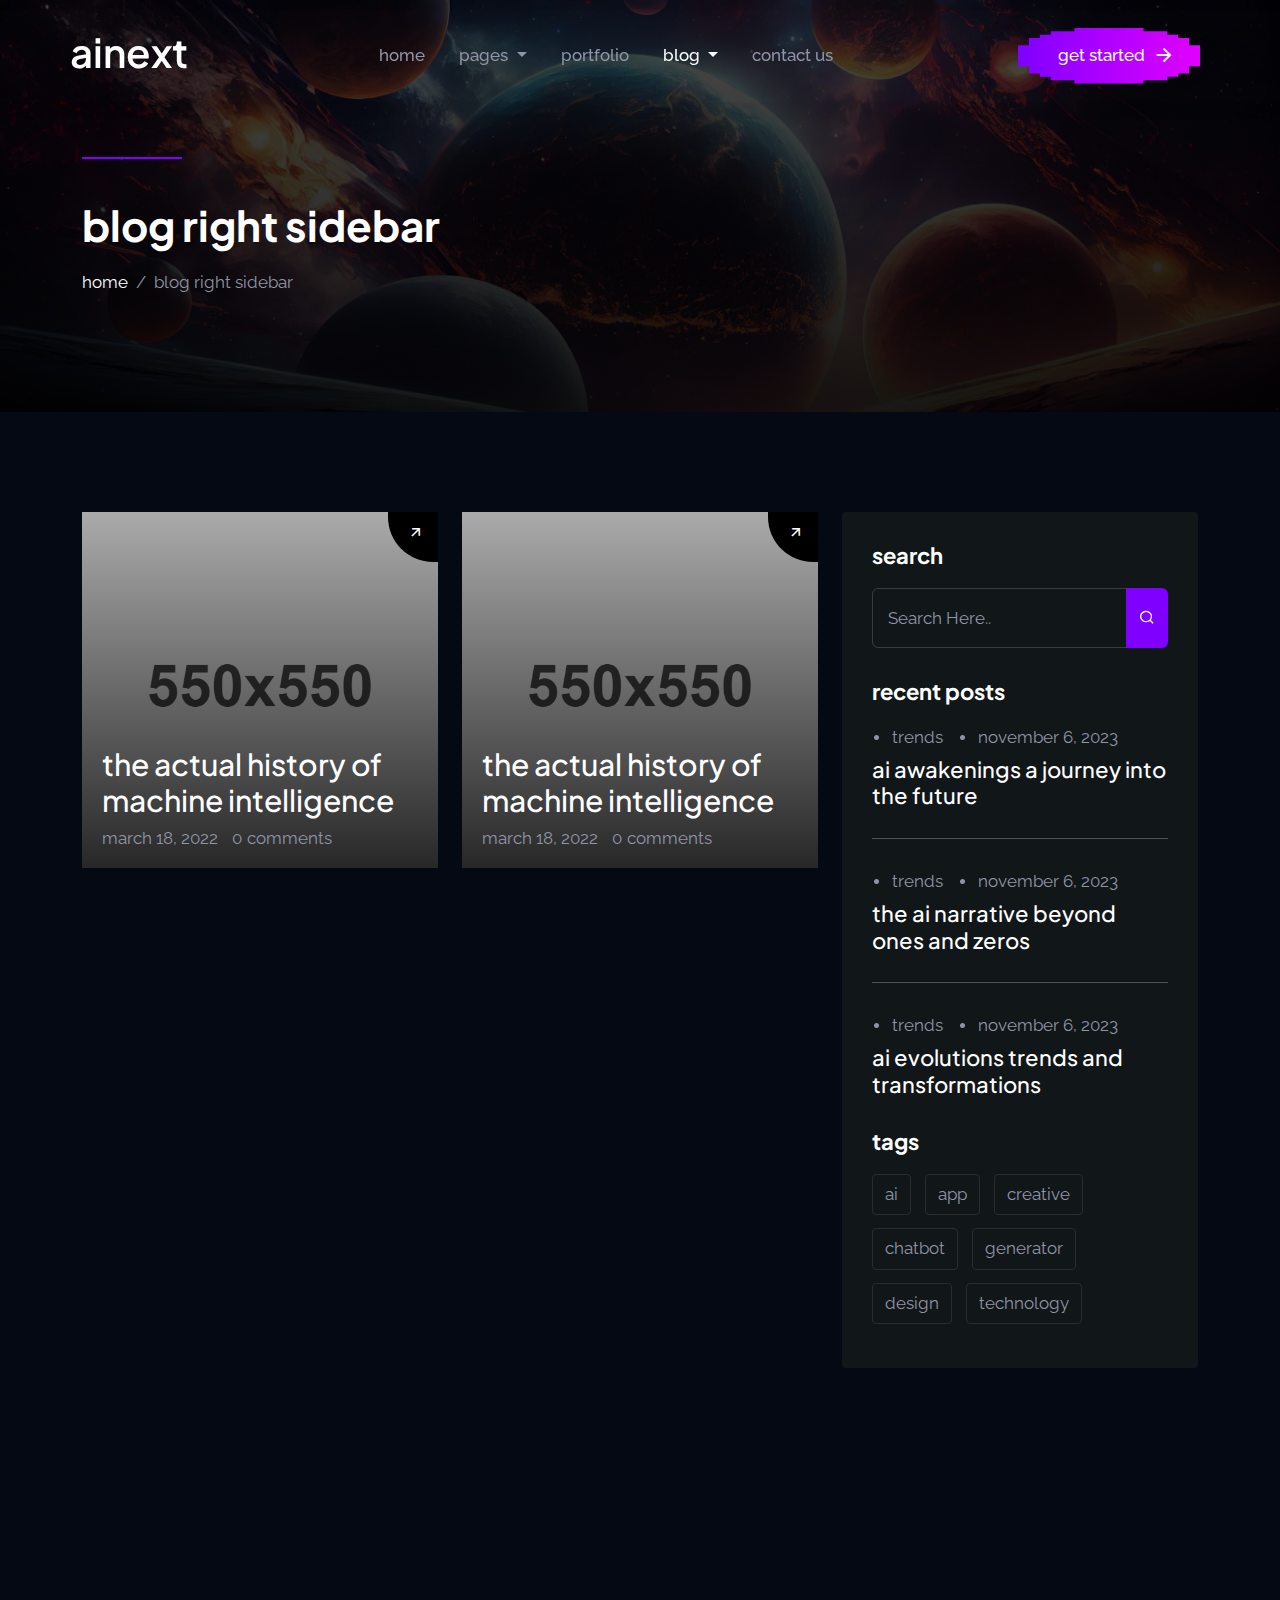
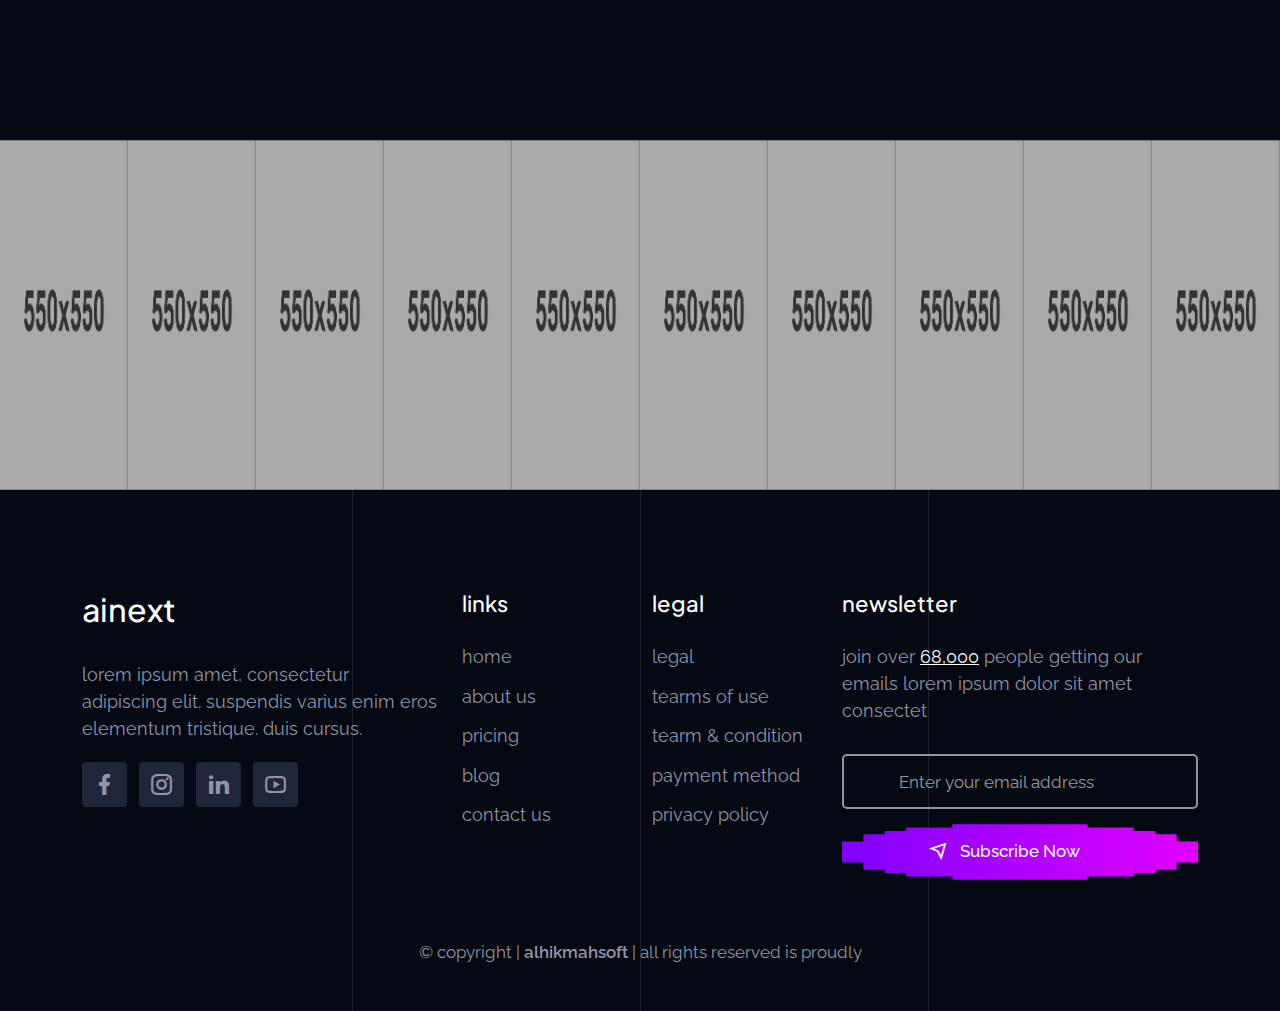
<file: blog-sidebar.html>
<!DOCTYPE html>
<html lang="en">
    <head>
        <meta charset="UTF-8">
        <meta name="viewport" content="width=device-width, initial-scale=1.0">
        <title>AiNext - AI Agency & Startup HTML Template</title>

        <!-- CSS Linked -->
        <link rel="stylesheet" href="assets/css/bootstrap.min.css">
        <link rel="stylesheet" href="assets/css/owl.carousel.min.css">
        <link rel="stylesheet" href="assets/css/owl.theme.default.min.css">
        <link rel="stylesheet" href="assets/css/remixicon.min.css">
        <link rel="stylesheet" href="assets/css/odometer.min.css">
        <link rel="stylesheet" href="assets/css/flaticon.css">
        <link rel="stylesheet" href="assets/css/aos.css">
        <link rel="stylesheet" href="assets/css/style.css">
        <link rel="stylesheet" href="assets/css/responsive.css">
        
        <!-- favicon Linked -->
        <link rel="icon" type="image/png" href="assets/img/favicon.png">

    </head>
    <body>

        <!-- Start Navbar Area -->
        <nav class="navbar navbar-expand-lg mb-nav" id="navbar">
            <div class="container-fluid">
                <a class="navbar-brand" href="index.html">
                    <h2>AiNext</h2>
                </a>
                <a class="navbar-toggler text-decoration-none" data-bs-toggle="offcanvas" href="#navbarOffcanvas" role="button" aria-controls="navbarOffcanvas">
                    <span class="burger-menu">
                        <span class="top-bar"></span>
                        <span class="middle-bar"></span>
                        <span class="bottom-bar"></span>
                    </span>
                </a>
                <div class="collapse navbar-collapse">
                    <ul class="navbar-nav">
                        <li class="nav-item">
                            <a href="index.html" class="nav-link">
                                Home
                            </a>
                        </li>
                        <li class="nav-item">
                            <a href="javascript:void(0)" class="dropdown-toggle nav-link">
                                Pages
                            </a>
                            <ul class="dropdown-menu">
                                <li class="nav-item">
                                    <a href="about.html" class="nav-link">
                                        About Us
                                    </a>
                                </li>
                                <li class="nav-item">
                                    <a href="team.html" class="nav-link">
                                        Team
                                    </a>
                                </li>
                                <li class="nav-item">
                                    <a href="pricing.html" class="nav-link">
                                        Pricing
                                    </a>
                                </li>
                                <li class="nav-item">
                                    <a href="terms-conditions.html" class="nav-link">
                                        Tearm & Condition
                                    </a>
                                </li>
                                <li class="nav-item">
                                    <a href="privacy-policy.html" class="nav-link">
                                        Privacy Policy
                                    </a>
                                </li>
                                <li class="nav-item">
                                    <a href="not-found.html" class="nav-link">
                                        404 Error Page
                                    </a>
                                </li>
                            </ul>
                        </li>
                        <li class="nav-item">
                            <a href="portfolio.html" class="nav-link">
                                Portfolio
                            </a>
                        </li>
                        <li class="nav-item">
                            <a href="javascript:void(0)" class="dropdown-toggle nav-link active">
                                Blog
                            </a>
                            <ul class="dropdown-menu">
                                <li class="nav-item">
                                    <a href="blog.html" class="nav-link">
                                        Blog Grid
                                    </a>
                                </li>
                                <li class="nav-item">
                                    <a href="blog-sidebar.html" class="nav-link active">
                                        Blog Right Sidebar
                                    </a>
                                </li>
                                <li class="nav-item">
                                    <a href="blog-details.html" class="nav-link">
                                        Blog Details
                                    </a>
                                </li>
                            </ul>
                        </li>
                        <li class="nav-item">
                            <a href="contact.html" class="nav-link">
                                Contact Us
                            </a>
                        </li>
                    </ul>
                    <div class="nav-btn">
                        <a href="contact.html" class="default-btn">
                            Get Started
                            <i class="ri-arrow-right-line"></i>
                        </a>
                    </div>
                </div>
            </div>
        </nav>
        <!-- End Navbar Area -->

        <!-- Start Responsive Navbar Area -->
        <div class="responsive-navbar offcanvas offcanvas-end border-0" data-bs-backdrop="static" tabindex="-1" id="navbarOffcanvas">
            <div class="offcanvas-header">
                <a href="index.html" class="logo d-inline-block">
                    <h2>AiNext</h2>
                </a>
                <button type="button" class="close-btn bg-transparent position-relative lh-1 p-0 border-0" data-bs-dismiss="offcanvas" aria-label="Close">
                    <i class="ri-close-line"></i>
                </button>
            </div>
            <div class="offcanvas-body">
                <ul class="responsive-menu">
                    <li class="responsive-menu-list without-icon">
                        <a href="index.html">Home</a>
                    </li>
                    <li class="responsive-menu-list"><a href="javascript:void(0);">Pages</a>
                        <ul class="responsive-menu-items">
                            <li><a href="about.html">About</a></li>
                            <li><a href="team.html">Team</a></li>
                            <li><a href="pricing.html">Pricing</a></li>
                            <li><a href="terms-conditions.html">Terms Conditions</a></li>
                            <li><a href="privacy-policy.html">Privacy Policy</a></li>
                            <li><a href="4o4.html">404 Error Page</a></li>
                            <li><a href="contact.html">Coming Soon</a></li>
                        </ul>
                    </li>
                    <li class="responsive-menu-list without-icon">
                        <a href="portfolio.html">Portfolio</a>
                    </li>
                    
                    <li class="responsive-menu-list"><a href="javascript:void(0);" class="active">Blog</a>
                        <ul class="responsive-menu-items">
                            <li><a href="blog.html">Blog Grid</a></li>
                            <li><a href="blog-sidebar.html" class="active">Blog Right Sidebar</a></li>
                            <li><a href="blog-details.html">Blog Details</a></li>
                        </ul>
                    </li>
                    <li class="responsive-menu-list without-icon">
                        <a href="contact.html">Contact</a>
                    </li>
                </ul>
                <div class="others-option d-md-flex align-items-center">
                    <div class="option-item">
                        <a href="contact.html" class="default-btn">
                            <i class="ri-arrow-right-line"></i>
                            <span>Get Started</span>
                        </a>
                    </div>
                </div>
            </div>
        </div>
        <!-- End Responsive Navbar Area -->

        <!-- Start Banner Area -->
        <div class="section-banner">
            <div class="container">
                <div class="section-banner-title">
                    <h1>Blog Right Sidebar</h1>
                    <nav style="--bs-breadcrumb-divider: '/';" aria-label="breadcrumb">
                        <ol class="breadcrumb">
                            <li class="breadcrumb-item"><a href="index.html">Home</a></li>
                            <li class="breadcrumb-item active" aria-current="page">Blog Right Sidebar</li>
                        </ol>
                    </nav>
                </div>
            </div>
        </div>
        <!-- End Banner Area -->

        <!-- Start Blog Article Area -->
        <div class="blog-area article-area pt-100 pb-70">
            <div class="container">
                <div class="row">
                    <div class="col-lg-8">
                        <div class="row">
                            <div class="col-lg-6">
                                <div class="item" data-aos="fade-up" data-aos-duration="1500">
                                    <img src="assets/img/blogs/artical-1.jpg" alt="image">
                                    <div class="pop-content">
                                        <h3><a href="blog-details.html">The actual history of machine intelligence</a></h3>
                                        <ul>
                                            <li>March 18, 2022</li>
                                            <li><span>0</span>Comments</li>
                                        </ul>
                                    </div>
                                    <a href="blog-details.html">
                                        <div class="go-corner" href="#">
                                            <div class="go-arrow">
                                                <i class="ri-arrow-right-up-line"></i>
                                            </div>
                                        </div>
                                    </a>
                                </div>
                            </div>
                            <div class="col-lg-6">
                                <div class="item" data-aos="fade-up" data-aos-duration="1500">
                                    <img src="assets/img/blogs/artical-2.jpg" alt="image">
                                    <div class="pop-content">
                                        <h3><a href="blog-details.html">The actual history of machine intelligence</a></h3>
                                        <ul>
                                            <li>March 18, 2022</li>
                                            <li><span>0</span>Comments</li>
                                        </ul>
                                    </div>
                                    <a href="blog-details.html">
                                        <div class="go-corner" href="#">
                                            <div class="go-arrow">
                                                <i class="ri-arrow-right-up-line"></i>
                                            </div>
                                        </div>
                                    </a>
                                </div>
                            </div>
                            <div class="col-lg-6">
                                <div class="item" data-aos="fade-up" data-aos-duration="1500">
                                    <img src="assets/img/blogs/artical-3.jpg" alt="image">
                                    <div class="pop-content">
                                        <h3><a href="blog-details.html">The actual history of machine intelligence</a></h3>
                                        <ul>
                                            <li>March 18, 2022</li>
                                            <li><span>0</span>Comments</li>
                                        </ul>
                                    </div>
                                    <a href="blog-details.html">
                                        <div class="go-corner" href="#">
                                            <div class="go-arrow">
                                                <i class="ri-arrow-right-up-line"></i>
                                            </div>
                                        </div>
                                    </a>
                                </div>
                            </div>
                            <div class="col-lg-6">
                                <div class="item" data-aos="fade-up" data-aos-duration="1500">
                                    <img src="assets/img/blogs/artical-4.jpg" alt="image">
                                    <div class="pop-content">
                                        <h3><a href="blog-details.html">The actual history of machine intelligence</a></h3>
                                        <ul>
                                            <li>March 18, 2022</li>
                                            <li><span>0</span>Comments</li>
                                        </ul>
                                    </div>
                                    <a href="blog-details.html">
                                        <div class="go-corner" href="#">
                                            <div class="go-arrow">
                                                <i class="ri-arrow-right-up-line"></i>
                                            </div>
                                        </div>
                                    </a>
                                </div>
                            </div>
                            <div class="col-lg-6">
                                <div class="item" data-aos="fade-up" data-aos-duration="1500">
                                    <img src="assets/img/blogs/artical-5.jpg" alt="image">
                                    <div class="pop-content">
                                        <h3><a href="blog-details.html">The actual history of machine intelligence</a></h3>
                                        <ul>
                                            <li>March 18, 2022</li>
                                            <li><span>0</span>Comments</li>
                                        </ul>
                                    </div>
                                    <a href="blog-details.html">
                                        <div class="go-corner" href="#">
                                            <div class="go-arrow">
                                                <i class="ri-arrow-right-up-line"></i>
                                            </div>
                                        </div>
                                    </a>
                                </div>
                            </div>
                            <div class="col-lg-6">
                                <div class="item" data-aos="fade-up" data-aos-duration="1500">
                                    <img src="assets/img/blogs/artical-6.jpg" alt="image">
                                    <div class="pop-content">
                                        <h3><a href="blog-details.html">The actual history of machine intelligence</a></h3>
                                        <ul>
                                            <li>March 18, 2022</li>
                                            <li><span>0</span>Comments</li>
                                        </ul>
                                    </div>
                                    <a href="blog-details.html">
                                        <div class="go-corner" href="#">
                                            <div class="go-arrow">
                                                <i class="ri-arrow-right-up-line"></i>
                                            </div>
                                        </div>
                                    </a>
                                </div>
                            </div>
                        </div>
                    </div>
                    <div class="col-lg-4">
                        <div class="blog-sidebar">
                            <div class="widget search_widget">
                                <h5 class="widget-title">Search</h5>
                                <div class="input-group">
                                    <input type="text" class="form-control" placeholder="Search Here.." aria-describedby="button-addon2">
                                    <button class="btn" type="button"><i class="ri-search-line"></i></button>
                                </div>
                            </div>
                            <div class="widget recent_post_widget">
                                <h5 class="widget-title">Recent Posts</h5>
                                <div class="post-item">
                                    <div class="info">
                                        <ul>
                                            <li><a href="#">Trends</a></li>
                                            <li><a href="#">November 6, 2023</a></li>
                                        </ul>
                                    </div>
                                    <h6 class="post-title">
                                        <a href="blog-details.html">AI Awakenings A Journey into the Future</a>
                                    </h6>
                                </div> 
                                <div class="post-item">
                                    <div class="info">
                                        <ul>
                                            <li><a href="#">Trends</a></li>
                                            <li><a href="#">November 6, 2023</a></li>
                                        </ul>
                                    </div>
                                    <h6 class="post-title">
                                        <a href="blog-details.html">The AI Narrative Beyond Ones and Zeros</a>
                                    </h6>
                                </div> 
                                <div class="post-item">
                                    <div class="info">
                                        <ul>
                                            <li><a href="#">Trends</a></li>
                                            <li><a href="#">November 6, 2023</a></li>
                                        </ul>
                                    </div>
                                    <h6 class="post-title">
                                        <a href="blog-details.html">AI Evolutions Trends and Transformations</a>
                                    </h6>
                                </div> 
                            </div>
                            <div class="widget tags_widget">
                                <h5 class="widget-title">Tags</h5>
                                <ul>
                                    <li><a href="blog.html">Ai</a></li>
                                    <li><a href="blog.html">app</a></li>
                                    <li><a href="blog.html">creative</a></li>
                                    <li><a href="blog.html">chatbot</a></li>
                                    <li><a href="blog.html">generator</a></li>
                                    <li><a href="blog.html">design</a></li>
                                    <li><a href="blog.html">technology</a></li>
                                </ul>
                            </div>
                        </div>
                    </div>
                </div>
            </div>
        </div>
        <!-- End Blog Article Area -->


        <!-- Start Insta Gallery Area -->
        <div class="insta-gallery">
            <div class="conatiner-fluid">
                <div class="ins-gallery owl-carousel owl-theme">
                    <div class="items">
                        <a href="https://www.instagram.com/" target="_blank" >
                            <img src="assets/img/gallery/insta-1.jpg" alt="image">
                            <i class="ri-instagram-line"></i>
                        </a>
                    </div>
                    <div class="items">
                        <a href="https://www.instagram.com/" target="_blank" >
                            <img src="assets/img/gallery/insta-10.jpg" alt="image">
                            <i class="ri-instagram-line"></i>
                        </a>
                    </div>
                    <div class="items">
                        <a href="https://www.instagram.com/" target="_blank" >
                            <img src="assets/img/gallery/insta-2.jpg" alt="image">
                            <i class="ri-instagram-line"></i>
                        </a>
                    </div>
                    <div class="items">
                        <a href="https://www.instagram.com/" target="_blank" >
                            <img src="assets/img/gallery/insta-3.jpg" alt="image">
                            <i class="ri-instagram-line"></i>
                        </a>
                    </div>
                    <div class="items">
                        <a href="https://www.instagram.com/" target="_blank" >
                            <img src="assets/img/gallery/insta-4.jpg" alt="image">
                            <i class="ri-instagram-line"></i>
                        </a>
                    </div>
                    <div class="items">
                        <a href="https://www.instagram.com/" target="_blank" >
                            <img src="assets/img/gallery/insta-5.jpg" alt="image">
                            <i class="ri-instagram-line"></i>
                        </a>
                    </div>
                    <div class="items">
                        <a href="https://www.instagram.com/" target="_blank" >
                            <img src="assets/img/gallery/insta-6.jpg" alt="image">
                            <i class="ri-instagram-line"></i>
                        </a>
                    </div>
                    <div class="items">
                        <a href="https://www.instagram.com/" target="_blank" >
                            <img src="assets/img/gallery/insta-7.jpg" alt="image">
                            <i class="ri-instagram-line"></i>
                        </a>
                    </div>
                    <div class="items">
                        <a href="https://www.instagram.com/" target="_blank" >
                            <img src="assets/img/gallery/insta-8.jpg" alt="image">
                            <i class="ri-instagram-line"></i>
                        </a>
                    </div>
                    <div class="items">
                        <a href="https://www.instagram.com/" target="_blank" >
                            <img src="assets/img/gallery/insta-9.jpg" alt="image">
                            <i class="ri-instagram-line"></i>
                        </a>
                    </div>
                </div>
            </div>
        </div>
        <!-- End Insta Gallery Area -->

        <!-- Start Footer Area -->
        <footer class="footer-area">
            <div class="container">
                <div class="footer-top-area pt-100">
                    <div class="row">
                        <div class="col-lg-4 col-md-6 col-sm-6">
                            <div class="single-footer-widget">
                                <a href="index.html" class="logo">
                                    <h2>AiNext</h2>
                                </a>
                                <p>Lorem ipsum amet, consectetur adipiscing elit. Suspendis varius enim eros elementum tristique. Duis cursus.</p>
                                <ul class="social-links">
                                    <li><a href="https://www.facebook.com/" target="_blank"><i class="ri-facebook-fill"></i></a></li>
                                    <li><a href="https://www.instagram.com/" target="_blank"><i class="ri-instagram-line"></i></a></li>
                                    <li><a href="https://www.linkedin.com/" target="_blank"><i class="ri-linkedin-fill"></i></a></li>
                                    <li><a href="https://www.youtube.com/" target="_blank"><i class="ri-youtube-line"></i></a></li>
                                </ul>
                            </div>
                        </div>
                        <div class="col-lg-2 col-md-6 col-sm-6">
                            <div class="single-footer-widget pl-5">
                                <h3>Links</h3>
                                <ul class="links-list">
                                    <li><a href="index.html">Home</a></li>
                                    <li><a href="about.html">About Us</a></li>
                                    <li><a href="pricing.html">Pricing</a></li>
                                    <li><a href="blog.html">Blog</a></li>
                                    <li><a href="contact.html">Contact Us</a></li>
                                </ul>
                            </div>
                        </div>
                        <div class="col-lg-2 col-md-6 col-sm-6">
                            <div class="single-footer-widget">
                                <h3>Legal</h3>
                                <ul class="links-list">
                                    <li><a href="contact.html">Legal</a></li>
                                    <li><a href="terms-conditions.html">Tearms of Use</a></li>
                                    <li><a href="terms-conditions.html">Tearm & Condition</a></li>
                                    <li><a href="contact.html">Payment Method</a></li>
                                    <li><a href="privacy-policy.html">Privacy Policy</a></li>
                                </ul>
                            </div>
                        </div>
                        <div class="col-lg-4 col-md-6 col-sm-6">
                            <div class="single-footer-widget">
                                <h3>Newsletter</h3>
                                <div class="footer-newsletter-info">
                                    <p>Join over <span>68,000</span> people getting our emails Lorem ipsum dolor sit amet consectet </p>
                                    <form class="newsletter-form" data-toggle="validator">
                                        <label><i class='bx bx-envelope-open'></i></label>
                                        <input type="text" class="input-newsletter" placeholder="Enter your email address" name="EMAIL" required autocomplete="off">
                                        <button type="submit" class="default-btn"><i class="ri-send-plane-line"></i> Subscribe Now</button>
                                        <div id="validator-newsletter2" class="form-result"></div>
                                    </form>
                                </div>
                            </div>
                        </div>
                    </div>
                </div>
                <div class="pr-line"></div>
                <div class="footer-bottom-area">
                    <p>© Copyright | <a href="https://alhikmahsoft.com" target="_blank">AlHikmahSoft</a>  | All Rights Reserved is Proudly </p>
                </div>
            </div>
            <div class="lines">
                <div class="line"></div>
                <div class="line"></div>
                <div class="line"></div>
            </div>
        </footer>
        <!-- End Footer Area -->

        <!-- Top to Bottom -->
        <div id="progress">
            <span id="progress-value"><i class="ri-arrow-up-line"></i></span>
        </div>
        <!-- End Top to Bottom -->

        <!-- Js Linked -->
        <script src="assets/js/jquery.min.js"></script>
        <script src="assets/js/bootstrap.bundle.min.js"></script>
        <script src="assets/js/aos.js"></script>
        <script src="assets/js/appear.min.js"></script>
        <script src="assets/js/odometer.min.js"></script>
        <script src="assets/js/owl.carousel.min.js"></script>
        <script src="assets/js/ainext.js"></script>
    </body>
</html>
</file>
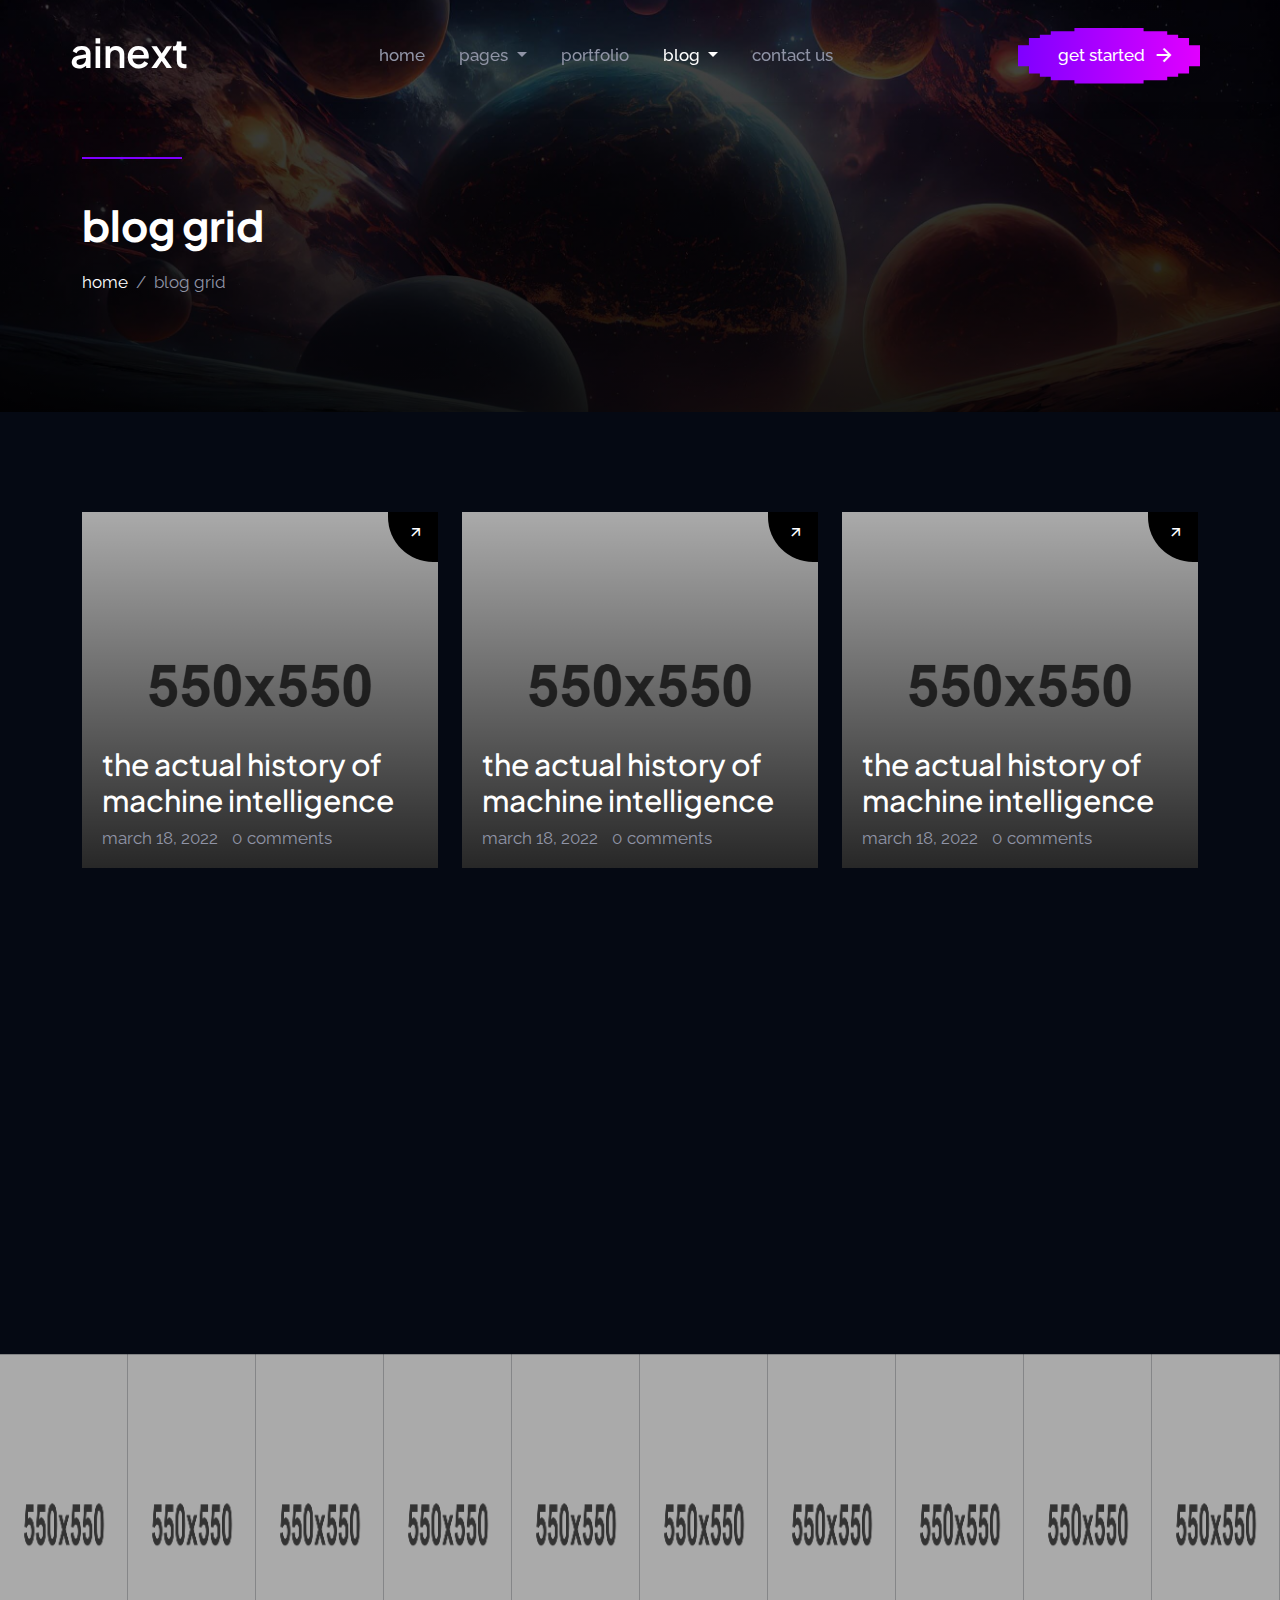
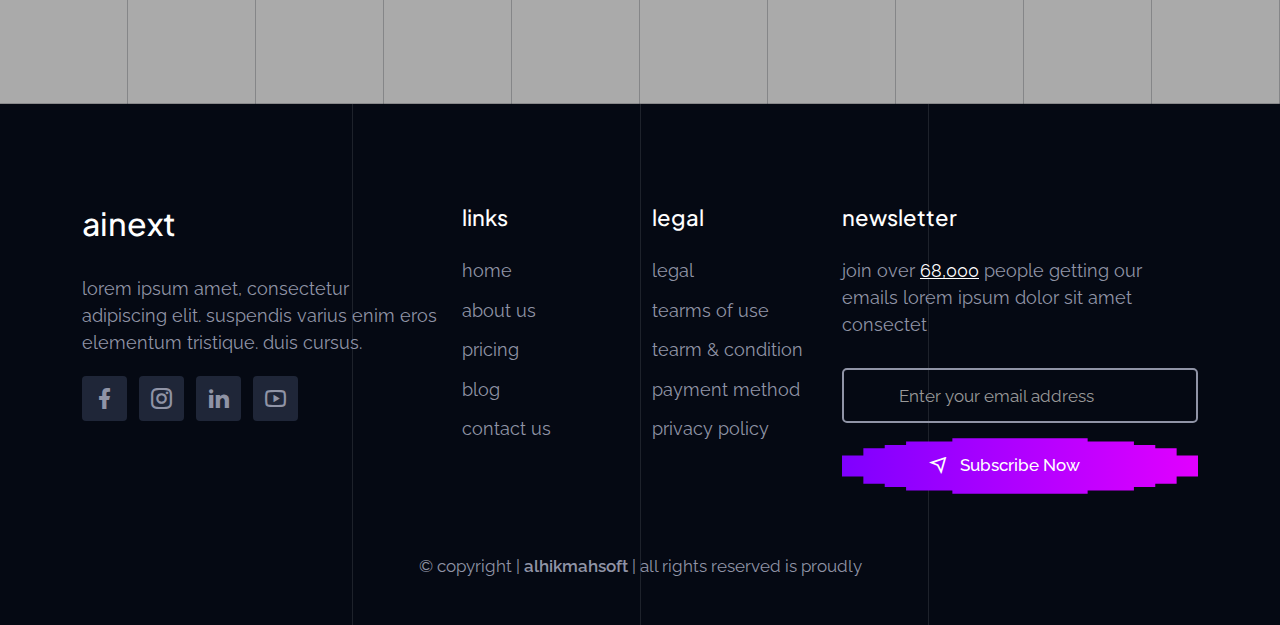
<file: blog.html>
<!DOCTYPE html>
<html lang="en">
    <head>
        <meta charset="UTF-8">
        <meta name="viewport" content="width=device-width, initial-scale=1.0">
        <title>Sage Vision</title>

        <!-- CSS Linked -->
        <link rel="stylesheet" href="assets/css/bootstrap.min.css">
        <link rel="stylesheet" href="assets/css/owl.carousel.min.css">
        <link rel="stylesheet" href="assets/css/owl.theme.default.min.css">
        <link rel="stylesheet" href="assets/css/remixicon.min.css">
        <link rel="stylesheet" href="assets/css/odometer.min.css">
        <link rel="stylesheet" href="assets/css/flaticon.css">
        <link rel="stylesheet" href="assets/css/aos.css">
        <link rel="stylesheet" href="assets/css/style.css">
        <link rel="stylesheet" href="assets/css/responsive.css">
        
        <!-- favicon Linked -->
        <link rel="icon" type="image/png" href="assets/img/favicon.png">

    </head>
    <body>

        <!-- Start Navbar Area -->
        <nav class="navbar navbar-expand-lg" id="navbar">
            <div class="container-fluid">
                <a class="navbar-brand" href="index.html">
                    <h2>AiNext</h2>
                </a>
                <a class="navbar-toggler text-decoration-none" data-bs-toggle="offcanvas" href="#navbarOffcanvas" role="button" aria-controls="navbarOffcanvas">
                    <span class="burger-menu">
                        <span class="top-bar"></span>
                        <span class="middle-bar"></span>
                        <span class="bottom-bar"></span>
                    </span>
                </a>
                <div class="collapse navbar-collapse">
                    <ul class="navbar-nav">
                        <li class="nav-item">
                            <a href="index.html" class="nav-link">
                                Home
                            </a>
                        </li>
                        <li class="nav-item">
                            <a href="javascript:void(0)" class="dropdown-toggle nav-link">
                                Pages
                            </a>
                            <ul class="dropdown-menu">
                                <li class="nav-item">
                                    <a href="about.html" class="nav-link">
                                        About Us
                                    </a>
                                </li>
                                <li class="nav-item">
                                    <a href="team.html" class="nav-link">
                                        Team
                                    </a>
                                </li>
                                <li class="nav-item">
                                    <a href="pricing.html" class="nav-link">
                                        Pricing
                                    </a>
                                </li>
                                <li class="nav-item">
                                    <a href="terms-conditions.html" class="nav-link">
                                        Tearm & Condition
                                    </a>
                                </li>
                                <li class="nav-item">
                                    <a href="privacy-policy.html" class="nav-link">
                                        Privacy Policy
                                    </a>
                                </li>
                                <li class="nav-item">
                                    <a href="not-found.html" class="nav-link">
                                        404 Error Page
                                    </a>
                                </li>
                            </ul>
                        </li>
                        <li class="nav-item">
                            <a href="portfolio.html" class="nav-link">
                                Portfolio
                            </a>
                        </li>
                        <li class="nav-item">
                            <a href="javascript:void(0)" class="dropdown-toggle nav-link active">
                                Blog
                            </a>
                            <ul class="dropdown-menu">
                                <li class="nav-item">
                                    <a href="blog.html" class="nav-link active">
                                        Blog Grid
                                    </a>
                                </li>
                                <li class="nav-item">
                                    <a href="blog-sidebar.html" class="nav-link">
                                        Blog Right Sidebar
                                    </a>
                                </li>
                                <li class="nav-item">
                                    <a href="blog-details.html" class="nav-link">
                                        Blog Details
                                    </a>
                                </li>
                            </ul>
                        </li>
                        <li class="nav-item">
                            <a href="contact.html" class="nav-link">
                                Contact Us
                            </a>
                        </li>
                    </ul>
                    <div class="nav-btn">
                        <a href="contact.html" class="default-btn">
                            Get Started
                            <i class="ri-arrow-right-line"></i>
                        </a>
                    </div>
                </div>
            </div>
        </nav>
        <!-- End Navbar Area -->

        <!-- Start Responsive Navbar Area -->
        <div class="responsive-navbar offcanvas offcanvas-end border-0" data-bs-backdrop="static" tabindex="-1" id="navbarOffcanvas">
            <div class="offcanvas-header">
                <a href="index.html" class="logo d-inline-block">
                    <h2>AiNext</h2>
                </a>
                <button type="button" class="close-btn bg-transparent position-relative lh-1 p-0 border-0" data-bs-dismiss="offcanvas" aria-label="Close">
                    <i class="ri-close-line"></i>
                </button>
            </div>
            <div class="offcanvas-body">
                <ul class="responsive-menu">
                    <li class="responsive-menu-list without-icon">
                        <a href="index.html">Home</a>
                    </li>
                    <li class="responsive-menu-list"><a href="javascript:void(0);">Pages</a>
                        <ul class="responsive-menu-items">
                            <li><a href="about.html">About</a></li>
                            <li><a href="team.html">Team</a></li>
                            <li><a href="pricing.html">Pricing</a></li>
                            <li><a href="terms-conditions.html">Terms Conditions</a></li>
                            <li><a href="privacy-policy.html">Privacy Policy</a></li>
                            <li><a href="4o4.html">404 Error Page</a></li>
                            <li><a href="contact.html">Coming Soon</a></li>
                        </ul>
                    </li>
                    <li class="responsive-menu-list without-icon">
                        <a href="portfolio.html">Portfolio</a>
                    </li>
                    
                    <li class="responsive-menu-list"><a href="javascript:void(0);" class="active">Blog</a>
                        <ul class="responsive-menu-items">
                            <li><a href="blog.html" class="active">Blog Grid</a></li>
                            <li><a href="blog-sidebar.html">Blog Right Sidebar</a></li>
                            <li><a href="blog-details.html">Blog Details</a></li>
                        </ul>
                    </li>
                    <li class="responsive-menu-list without-icon">
                        <a href="contact.html">Contact</a>
                    </li>
                </ul>
                <div class="others-option d-md-flex align-items-center">
                    <div class="option-item">
                        <a href="contact.html" class="default-btn">
                            <i class="ri-arrow-right-line"></i>
                            <span>Get Started</span>
                        </a>
                    </div>
                </div>
            </div>
        </div>
        <!-- End Responsive Navbar Area -->

        <!-- Start Banner Area -->
        <div class="section-banner">
            <div class="container">
                <div class="section-banner-title">
                    <h1>Blog Grid</h1>
                    <nav style="--bs-breadcrumb-divider: '/';" aria-label="breadcrumb">
                        <ol class="breadcrumb">
                            <li class="breadcrumb-item"><a href="index.html">Home</a></li>
                            <li class="breadcrumb-item active" aria-current="page">Blog Grid</li>
                        </ol>
                    </nav>
                </div>
            </div>
        </div>
        <!-- End Banner Area -->

        <!-- Start Blog Area -->
        <div class="blog-area article-area pt-100 pb-70">
            <div class="container">
                <div class="row">
                    <div class="col-lg-4">
                        <div class="item" data-aos="fade-up" data-aos-duration="1500">
                            <img src="assets/img/blogs/artical-1.jpg" alt="image">
                            <div class="pop-content">
                                <h3><a href="blog-details.html">The actual history of machine intelligence</a></h3>
                                <ul>
                                    <li>March 18, 2022</li>
                                    <li><span>0</span>Comments</li>
                                </ul>
                            </div>
                            <a href="blog-details.html">
                                <div class="go-corner" href="#">
                                    <div class="go-arrow">
                                        <i class="ri-arrow-right-up-line"></i>
                                    </div>
                                </div>
                            </a>
                        </div>
                    </div>
                    <div class="col-lg-4">
                        <div class="item" data-aos="fade-up" data-aos-duration="1500">
                            <img src="assets/img/blogs/artical-2.jpg" alt="image">
                            <div class="pop-content">
                                <h3><a href="blog-details.html">The actual history of machine intelligence</a></h3>
                                <ul>
                                    <li>March 18, 2022</li>
                                    <li><span>0</span>Comments</li>
                                </ul>
                            </div>
                            <a href="blog-details.html">
                                <div class="go-corner" href="#">
                                    <div class="go-arrow">
                                        <i class="ri-arrow-right-up-line"></i>
                                    </div>
                                </div>
                            </a>
                        </div>
                    </div>
                    <div class="col-lg-4">
                        <div class="item" data-aos="fade-up" data-aos-duration="1500">
                            <img src="assets/img/blogs/artical-3.jpg" alt="image">
                            <div class="pop-content">
                                <h3><a href="blog-details.html">The actual history of machine intelligence</a></h3>
                                <ul>
                                    <li>March 18, 2022</li>
                                    <li><span>0</span>Comments</li>
                                </ul>
                            </div>
                            <a href="blog-details.html">
                                <div class="go-corner" href="#">
                                    <div class="go-arrow">
                                        <i class="ri-arrow-right-up-line"></i>
                                    </div>
                                </div>
                            </a>
                        </div>
                    </div>
                    <div class="col-lg-4">
                        <div class="item" data-aos="fade-up" data-aos-duration="1500">
                            <img src="assets/img/blogs/artical-4.jpg" alt="image">
                            <div class="pop-content">
                                <h3><a href="blog-details.html">The actual history of machine intelligence</a></h3>
                                <ul>
                                    <li>March 18, 2022</li>
                                    <li><span>0</span>Comments</li>
                                </ul>
                            </div>
                            <a href="blog-details.html">
                                <div class="go-corner" href="#">
                                    <div class="go-arrow">
                                        <i class="ri-arrow-right-up-line"></i>
                                    </div>
                                </div>
                            </a>
                        </div>
                    </div>
                    <div class="col-lg-4">
                        <div class="item" data-aos="fade-up" data-aos-duration="1500">
                            <img src="assets/img/blogs/artical-5.jpg" alt="image">
                            <div class="pop-content">
                                <h3><a href="blog-details.html">The actual history of machine intelligence</a></h3>
                                <ul>
                                    <li>March 18, 2022</li>
                                    <li><span>0</span>Comments</li>
                                </ul>
                            </div>
                            <a href="blog-details.html">
                                <div class="go-corner" href="#">
                                    <div class="go-arrow">
                                        <i class="ri-arrow-right-up-line"></i>
                                    </div>
                                </div>
                            </a>
                        </div>
                    </div>
                    <div class="col-lg-4">
                        <div class="item" data-aos="fade-up" data-aos-duration="1500">
                            <img src="assets/img/blogs/artical-6.jpg" alt="image">
                            <div class="pop-content">
                                <h3><a href="blog-details.html">The actual history of machine intelligence</a></h3>
                                <ul>
                                    <li>March 18, 2022</li>
                                    <li><span>0</span>Comments</li>
                                </ul>
                            </div>
                            <a href="blog-details.html">
                                <div class="go-corner" href="#">
                                    <div class="go-arrow">
                                        <i class="ri-arrow-right-up-line"></i>
                                    </div>
                                </div>
                            </a>
                        </div>
                    </div>
                </div>
            </div>
        </div>
        <!-- End Blog Area -->

        <!-- Start Insta Gallery Area -->
        <div class="insta-gallery">
            <div class="conatiner-fluid">
                <div class="ins-gallery owl-carousel owl-theme">
                    <div class="items">
                        <a href="https://www.instagram.com/" target="_blank" >
                            <img src="assets/img/gallery/insta-1.jpg" alt="image">
                            <i class="ri-instagram-line"></i>
                        </a>
                    </div>
                    <div class="items">
                        <a href="https://www.instagram.com/" target="_blank" >
                            <img src="assets/img/gallery/insta-10.jpg" alt="image">
                            <i class="ri-instagram-line"></i>
                        </a>
                    </div>
                    <div class="items">
                        <a href="https://www.instagram.com/" target="_blank" >
                            <img src="assets/img/gallery/insta-2.jpg" alt="image">
                            <i class="ri-instagram-line"></i>
                        </a>
                    </div>
                    <div class="items">
                        <a href="https://www.instagram.com/" target="_blank" >
                            <img src="assets/img/gallery/insta-3.jpg" alt="image">
                            <i class="ri-instagram-line"></i>
                        </a>
                    </div>
                    <div class="items">
                        <a href="https://www.instagram.com/" target="_blank" >
                            <img src="assets/img/gallery/insta-4.jpg" alt="image">
                            <i class="ri-instagram-line"></i>
                        </a>
                    </div>
                    <div class="items">
                        <a href="https://www.instagram.com/" target="_blank" >
                            <img src="assets/img/gallery/insta-5.jpg" alt="image">
                            <i class="ri-instagram-line"></i>
                        </a>
                    </div>
                    <div class="items">
                        <a href="https://www.instagram.com/" target="_blank" >
                            <img src="assets/img/gallery/insta-6.jpg" alt="image">
                            <i class="ri-instagram-line"></i>
                        </a>
                    </div>
                    <div class="items">
                        <a href="https://www.instagram.com/" target="_blank" >
                            <img src="assets/img/gallery/insta-7.jpg" alt="image">
                            <i class="ri-instagram-line"></i>
                        </a>
                    </div>
                    <div class="items">
                        <a href="https://www.instagram.com/" target="_blank" >
                            <img src="assets/img/gallery/insta-8.jpg" alt="image">
                            <i class="ri-instagram-line"></i>
                        </a>
                    </div>
                    <div class="items">
                        <a href="https://www.instagram.com/" target="_blank" >
                            <img src="assets/img/gallery/insta-9.jpg" alt="image">
                            <i class="ri-instagram-line"></i>
                        </a>
                    </div>
                </div>
            </div>
        </div>
        <!-- End Insta Gallery Area -->

        <!-- Start Footer Area -->
        <footer class="footer-area">
            <div class="container">
                <div class="footer-top-area pt-100">
                    <div class="row">
                        <div class="col-lg-4 col-md-6 col-sm-6">
                            <div class="single-footer-widget">
                                <a href="index.html" class="logo">
                                    <h2>AiNext</h2>
                                </a>
                                <p>Lorem ipsum amet, consectetur adipiscing elit. Suspendis varius enim eros elementum tristique. Duis cursus.</p>
                                <ul class="social-links">
                                    <li><a href="https://www.facebook.com/" target="_blank"><i class="ri-facebook-fill"></i></a></li>
                                    <li><a href="https://www.instagram.com/" target="_blank"><i class="ri-instagram-line"></i></a></li>
                                    <li><a href="https://www.linkedin.com/" target="_blank"><i class="ri-linkedin-fill"></i></a></li>
                                    <li><a href="https://www.youtube.com/" target="_blank"><i class="ri-youtube-line"></i></a></li>
                                </ul>
                            </div>
                        </div>
                        <div class="col-lg-2 col-md-6 col-sm-6">
                            <div class="single-footer-widget pl-5">
                                <h3>Links</h3>
                                <ul class="links-list">
                                    <li><a href="index.html">Home</a></li>
                                    <li><a href="about.html">About Us</a></li>
                                    <li><a href="pricing.html">Pricing</a></li>
                                    <li><a href="blog.html">Blog</a></li>
                                    <li><a href="contact.html">Contact Us</a></li>
                                </ul>
                            </div>
                        </div>
                        <div class="col-lg-2 col-md-6 col-sm-6">
                            <div class="single-footer-widget">
                                <h3>Legal</h3>
                                <ul class="links-list">
                                    <li><a href="contact.html">Legal</a></li>
                                    <li><a href="terms-conditions.html">Tearms of Use</a></li>
                                    <li><a href="terms-conditions.html">Tearm & Condition</a></li>
                                    <li><a href="contact.html">Payment Method</a></li>
                                    <li><a href="privacy-policy.html">Privacy Policy</a></li>
                                </ul>
                            </div>
                        </div>
                        <div class="col-lg-4 col-md-6 col-sm-6">
                            <div class="single-footer-widget">
                                <h3>Newsletter</h3>
                                <div class="footer-newsletter-info">
                                    <p>Join over <span>68,000</span> people getting our emails Lorem ipsum dolor sit amet consectet </p>
                                    <form class="newsletter-form" data-toggle="validator">
                                        <label><i class='bx bx-envelope-open'></i></label>
                                        <input type="text" class="input-newsletter" placeholder="Enter your email address" name="EMAIL" required autocomplete="off">
                                        <button type="submit" class="default-btn"><i class="ri-send-plane-line"></i> Subscribe Now</button>
                                        <div id="validator-newsletter2" class="form-result"></div>
                                    </form>
                                </div>
                            </div>
                        </div>
                    </div>
                </div>
                <div class="pr-line"></div>
                <div class="footer-bottom-area">
                    <p>© Copyright | <a href="https://alhikmahsoft.com" target="_blank">AlHikmahSoft</a>  | All Rights Reserved is Proudly </p>
                </div>
            </div>
            <div class="lines">
                <div class="line"></div>
                <div class="line"></div>
                <div class="line"></div>
            </div>
        </footer>
        <!-- End Footer Area -->

        <!-- Top to Bottom -->
        <div id="progress">
            <span id="progress-value"><i class="ri-arrow-up-line"></i></span>
        </div>
        <!-- End Top to Bottom -->

        <!-- Js Linked -->
        <script src="assets/js/jquery.min.js"></script>
        <script src="assets/js/bootstrap.bundle.min.js"></script>
        <script src="assets/js/aos.js"></script>
        <script src="assets/js/appear.min.js"></script>
        <script src="assets/js/odometer.min.js"></script>
        <script src="assets/js/owl.carousel.min.js"></script>
        <script src="assets/js/ainext.js"></script>
    </body>
</html>
</file>
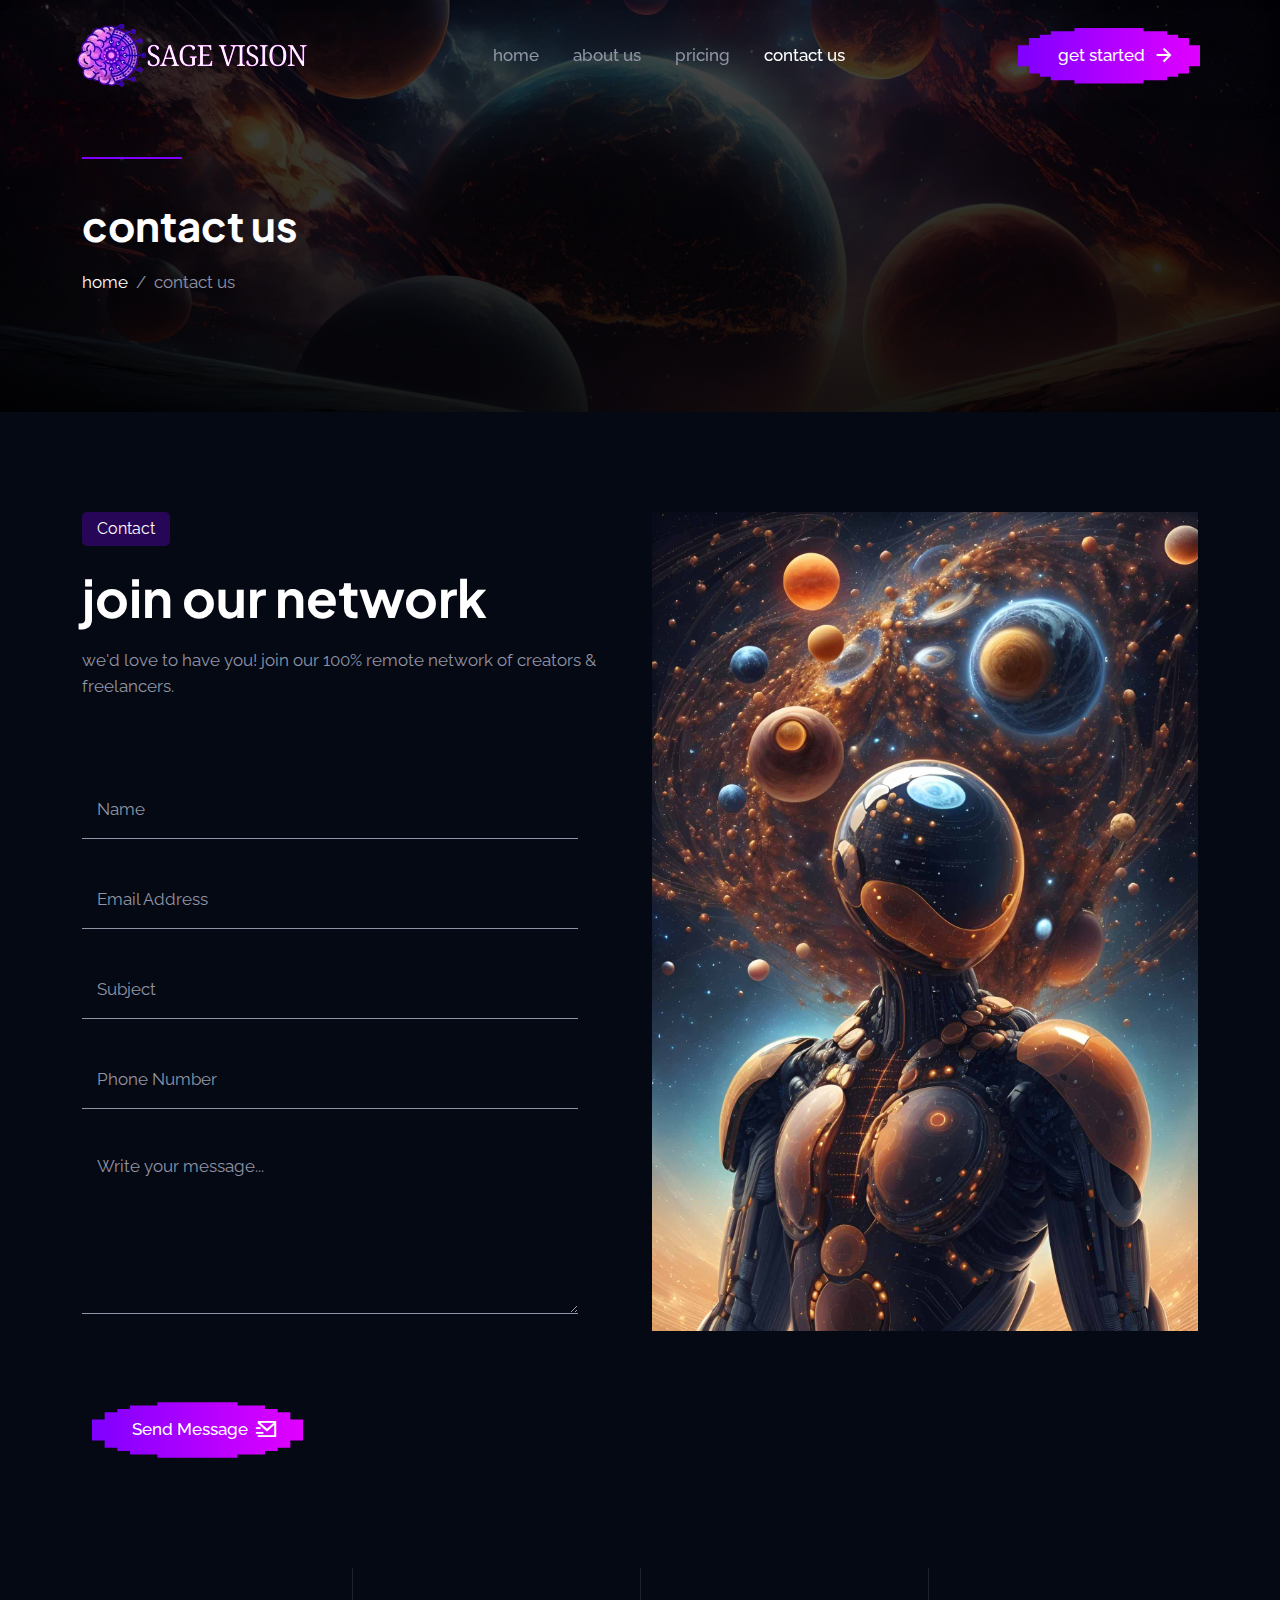
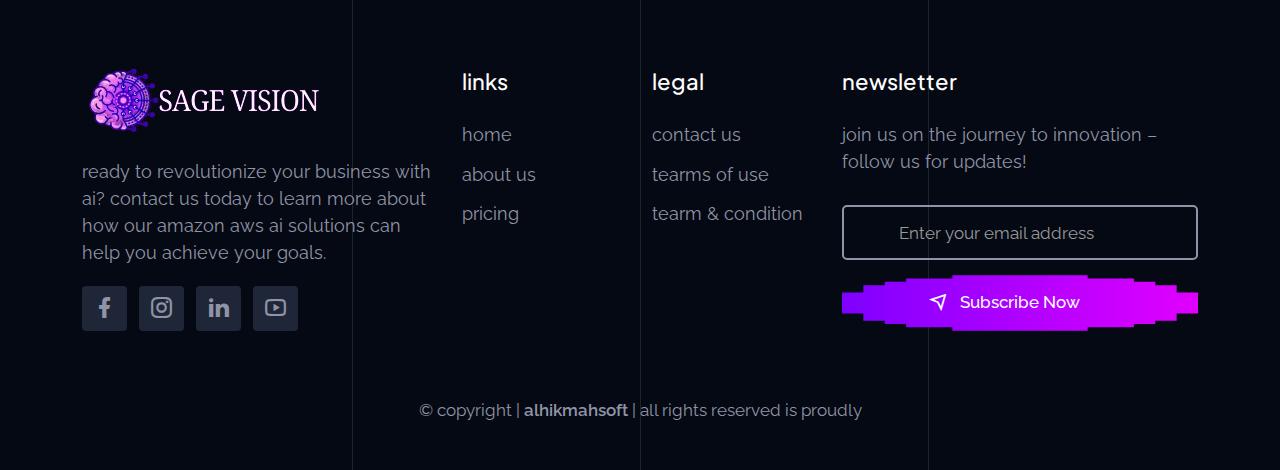
<file: contact.html>
<!DOCTYPE html>
<html lang="en">
    <head>
        <meta charset="UTF-8">
        <meta name="viewport" content="width=device-width, initial-scale=1.0">
        <title>AiNext - AI Agency & Startup HTML Template</title>

        <!-- CSS Linked -->
        <link rel="stylesheet" href="assets/css/bootstrap.min.css">
        <link rel="stylesheet" href="assets/css/owl.carousel.min.css">
        <link rel="stylesheet" href="assets/css/owl.theme.default.min.css">
        <link rel="stylesheet" href="assets/css/remixicon.min.css">
        <link rel="stylesheet" href="assets/css/odometer.min.css">
        <link rel="stylesheet" href="assets/css/flaticon.css">
        <link rel="stylesheet" href="assets/css/aos.css">
        <link rel="stylesheet" href="assets/css/style.css">
        <link rel="stylesheet" href="assets/css/responsive.css">
        
        <!-- favicon Linked -->
        <link rel="icon" type="image/png" href="assets/img/favicon.png">

    </head>
    <body>

        <!-- Start Navbar Area -->
        <nav class="navbar navbar-expand-lg mb-nav" id="navbar">
            <div class="container-fluid">
                <a class="navbar-brand" href="index.html">
                    <img src="assets/img/logo.png" alt="">
                </a>
                <a class="navbar-toggler text-decoration-none" data-bs-toggle="offcanvas" href="#navbarOffcanvas" role="button" aria-controls="navbarOffcanvas">
                    <span class="burger-menu">
                        <span class="top-bar"></span>
                        <span class="middle-bar"></span>
                        <span class="bottom-bar"></span>
                    </span>
                </a>
                <div class="collapse navbar-collapse">
                    <ul class="navbar-nav">
                        <li class="nav-item">
                            <a href="index.html" class="nav-link ">
                                Home
                            </a>
                        </li>
                        <li class="nav-item">
                            <a href="about.html" class="nav-link">
                                About Us
                            </a>
                        </li>

                        <li class="nav-item">
                            <a href="pricing.html" class="nav-link">
                                pricing
                            </a>
                        </li>
                        <li class="nav-item">
                            <a href="contact.html" class="nav-link active">
                                Contact Us
                            </a>
                        </li>
                    </ul>
                    <div class="nav-btn">
                        <a href="contact.html" class="default-btn">
                            Get Started
                            <i class="ri-arrow-right-line"></i>
                        </a>
                    </div>
                </div>
            </div>
        </nav>
        <!-- End Navbar Area -->

        <!-- Start Responsive Navbar Area -->
        <div class="responsive-navbar offcanvas offcanvas-end border-0" data-bs-backdrop="static" tabindex="-1" id="navbarOffcanvas">
            <div class="offcanvas-header">
                <a href="index.html" class="logo d-inline-block">
                    <img src="assets/img/logo.png" alt="">>
                </a>
                <button type="button" class="close-btn bg-transparent position-relative lh-1 p-0 border-0" data-bs-dismiss="offcanvas" aria-label="Close">
                    <i class="ri-close-line"></i>
                </button>
            </div>
            <div class="offcanvas-body">
                <ul class="responsive-menu">
                    <li class="responsive-menu-list without-icon">
                        <a href="index.html" class="active">Home</a>
                    </li>

                    <li class="responsive-menu-list without-icon">
                        <a href="about.html">About</a>
                    </li>
                    
                    <li class="responsive-menu-list without-icon">
                        <a href="pricing.html">Pricing</a>
                    </li>
                    <li class="responsive-menu-list without-icon">
                        <a href="contact.html">Contact</a>
                    </li>
                </ul>
                <div class="others-option d-md-flex align-items-center">
                    <div class="option-item">
                        <a href="contact.html" class="default-btn">
                            <i class="ri-arrow-right-line"></i>
                            <span>Get Started</span>
                        </a>
                    </div>
                </div>
            </div>
        </div>
        <!-- End Responsive Navbar Area -->

        <!-- Start Banner Area -->
        <div class="section-banner">
            <div class="container">
                <div class="section-banner-title">
                    <h1>Contact Us</h1>
                    <nav style="--bs-breadcrumb-divider: '/';" aria-label="breadcrumb">
                        <ol class="breadcrumb">
                            <li class="breadcrumb-item"><a href="index.html">Home</a></li>
                            <li class="breadcrumb-item active" aria-current="page">Contact Us</li>
                        </ol>
                    </nav>
                </div>
            </div>
        </div>
        <!-- End Banner Area -->

        <!-- Start Contact Area -->
        <div class="contact-area ptb-100">
            <div class="container">
                <div class="row">
                    <div class="col-lg-6">
                        <div class="section-title">
                            <div class="width">
                                <div class="sub-t">Contact</div>
                                <h2>Join Our Network</h2>
                                <p>We'd love to have you! Join our 100% remote network of creators & freelancers.</p>
                            </div> 
                        </div>
                        <div class="contact-form">
                            <form id="contactForm">
                                <div class="row">
                                    <div class="col-lg-12 col-md-12">
                                        <div class="form-group">
                                            <input type="text" name="name" class="form-control" id="name" required data-error="Please enter your name" placeholder="Name">
                                            <div class="help-block with-errors"></div>
                                        </div>
                                    </div>

                                    <div class="col-lg-12 col-md-12">
                                        <div class="form-group">
                                            <input type="text" name="email" class="form-control" id="email" required data-error="Please enter your Email Address" placeholder="Email Address">
                                            <div class="help-block with-errors"></div>
                                        </div>
                                    </div>

                                    <div class="col-lg-12 col-md-12">
                                        <div class="form-group">
                                            <input type="text" name="subject" class="form-control" id="subject" required data-error="Please enter your subject" placeholder="Subject">
                                            <div class="help-block with-errors"></div>
                                        </div>
                                    </div>

                                    <div class="col-lg-12 col-md-12">
                                        <div class="form-group">
                                            <input type="text" name="phone_number" class="form-control" id="phone_number" required data-error="Please enter your phone number" placeholder="Phone Number">
                                            <div class="help-block with-errors"></div>
                                        </div>
                                    </div>

                                    <div class="col-lg-12 col-md-12 mb-5">
                                        <div class="form-group">
                                            <textarea name="message" id="message" class="form-control" cols="30" rows="6" required data-error="Please enter your message" placeholder="Write your message..."></textarea>
                                            <div class="help-block with-errors"></div>
                                        </div>
                                    </div>

                                    <div class="col-lg-12 col-md-12">
                                        <button type="submit" class="default-btn"><i class="ri-mail-send-line"></i> Send Message</button>
                                    </div>
                                </div>
                            </form>
                        </div>
                    </div>
                    <div class="col-lg-6">
                        <div class="image">
                            <img src="assets/img/contact.jpg" alt="image">
                        </div>
                    </div>
                </div>
            </div>
        </div>
        <!-- End Contact Area -->   

        <!-- Start Footer Area -->
        <footer class="footer-area">
            <div class="container">
                <div class="footer-top-area pt-100">
                    <div class="row">
                        <div class="col-lg-4 col-md-6 col-sm-6">
                            <div class="single-footer-widget">
                                <a href="index.html" class="logo">
                                    <img src="assets/img/logo.png" alt="">
                                </a>
                                <p>Ready to revolutionize your business with AI? Contact us today to learn more about how our Amazon AWS AI solutions can help you achieve your goals.</p>
                                <ul class="social-links">
                                    <li><a href="https://www.facebook.com/" target="_blank"><i class="ri-facebook-fill"></i></a></li>
                                    <li><a href="https://www.instagram.com/" target="_blank"><i class="ri-instagram-line"></i></a></li>
                                    <li><a href="https://www.linkedin.com/" target="_blank"><i class="ri-linkedin-fill"></i></a></li>
                                    <li><a href="https://www.youtube.com/" target="_blank"><i class="ri-youtube-line"></i></a></li>
                                </ul>
                            </div>
                        </div>
                        <div class="col-lg-2 col-md-6 col-sm-6">
                            <div class="single-footer-widget pl-5">
                                <h3>Links</h3>
                                <ul class="links-list">
                                    <li><a href="index.html">Home</a></li>
                                    <li><a href="about.html">About Us</a></li>
                                    <li><a href="pricing.html">Pricing</a></li>
                                </ul>
                            </div>
                        </div>
                        <div class="col-lg-2 col-md-6 col-sm-6">
                            <div class="single-footer-widget">
                                <h3>Legal</h3>
                                <ul class="links-list">
                                    <li><a href="contact.html">Contact Us</a></li>
                                    <li><a href="terms-conditions.html">Tearms of Use</a></li>
                                    <li><a href="terms-conditions.html">Tearm & Condition</a></li>
                                </ul>
                            </div>
                        </div>
                        <div class="col-lg-4 col-md-6 col-sm-6">
                            <div class="single-footer-widget">
                                <h3>Newsletter</h3>
                                <div class="footer-newsletter-info">
                                    <p>Join us on the journey to innovation – Follow us for updates! </p>
                                    <form class="newsletter-form" data-toggle="validator">
                                        <label><i class='bx bx-envelope-open'></i></label>
                                        <input type="text" class="input-newsletter" placeholder="Enter your email address" name="EMAIL" required autocomplete="off">
                                        <button type="submit" class="default-btn"><i class="ri-send-plane-line"></i> Subscribe Now</button>
                                        <div id="validator-newsletter2" class="form-result"></div>
                                    </form>
                                </div>
                            </div>
                        </div>
                    </div>
                </div>
                <div class="pr-line"></div>
                <div class="footer-bottom-area">
                    <p>© Copyright | <a href="https://alhikmahsoft.com" target="_blank">AlHikmahSoft</a>  | All Rights Reserved is Proudly </p>
                </div>
            </div>
            <div class="lines">
                <div class="line"></div>
                <div class="line"></div>
                <div class="line"></div>
            </div>
        </footer>
        <!-- End Footer Area -->

        <!-- Top to Bottom -->
        <div id="progress">
            <span id="progress-value"><i class="ri-arrow-up-line"></i></span>
        </div>
        <!-- End Top to Bottom -->

        <!-- Js Linked -->
        <script src="assets/js/jquery.min.js"></script>
        <script src="assets/js/bootstrap.bundle.min.js"></script>
        <script src="assets/js/aos.js"></script>
        <script src="assets/js/appear.min.js"></script>
        <script src="assets/js/odometer.min.js"></script>
        <script src="assets/js/owl.carousel.min.js"></script>
        <script src="assets/js/ainext.js"></script>
    </body>
</html>
</file>
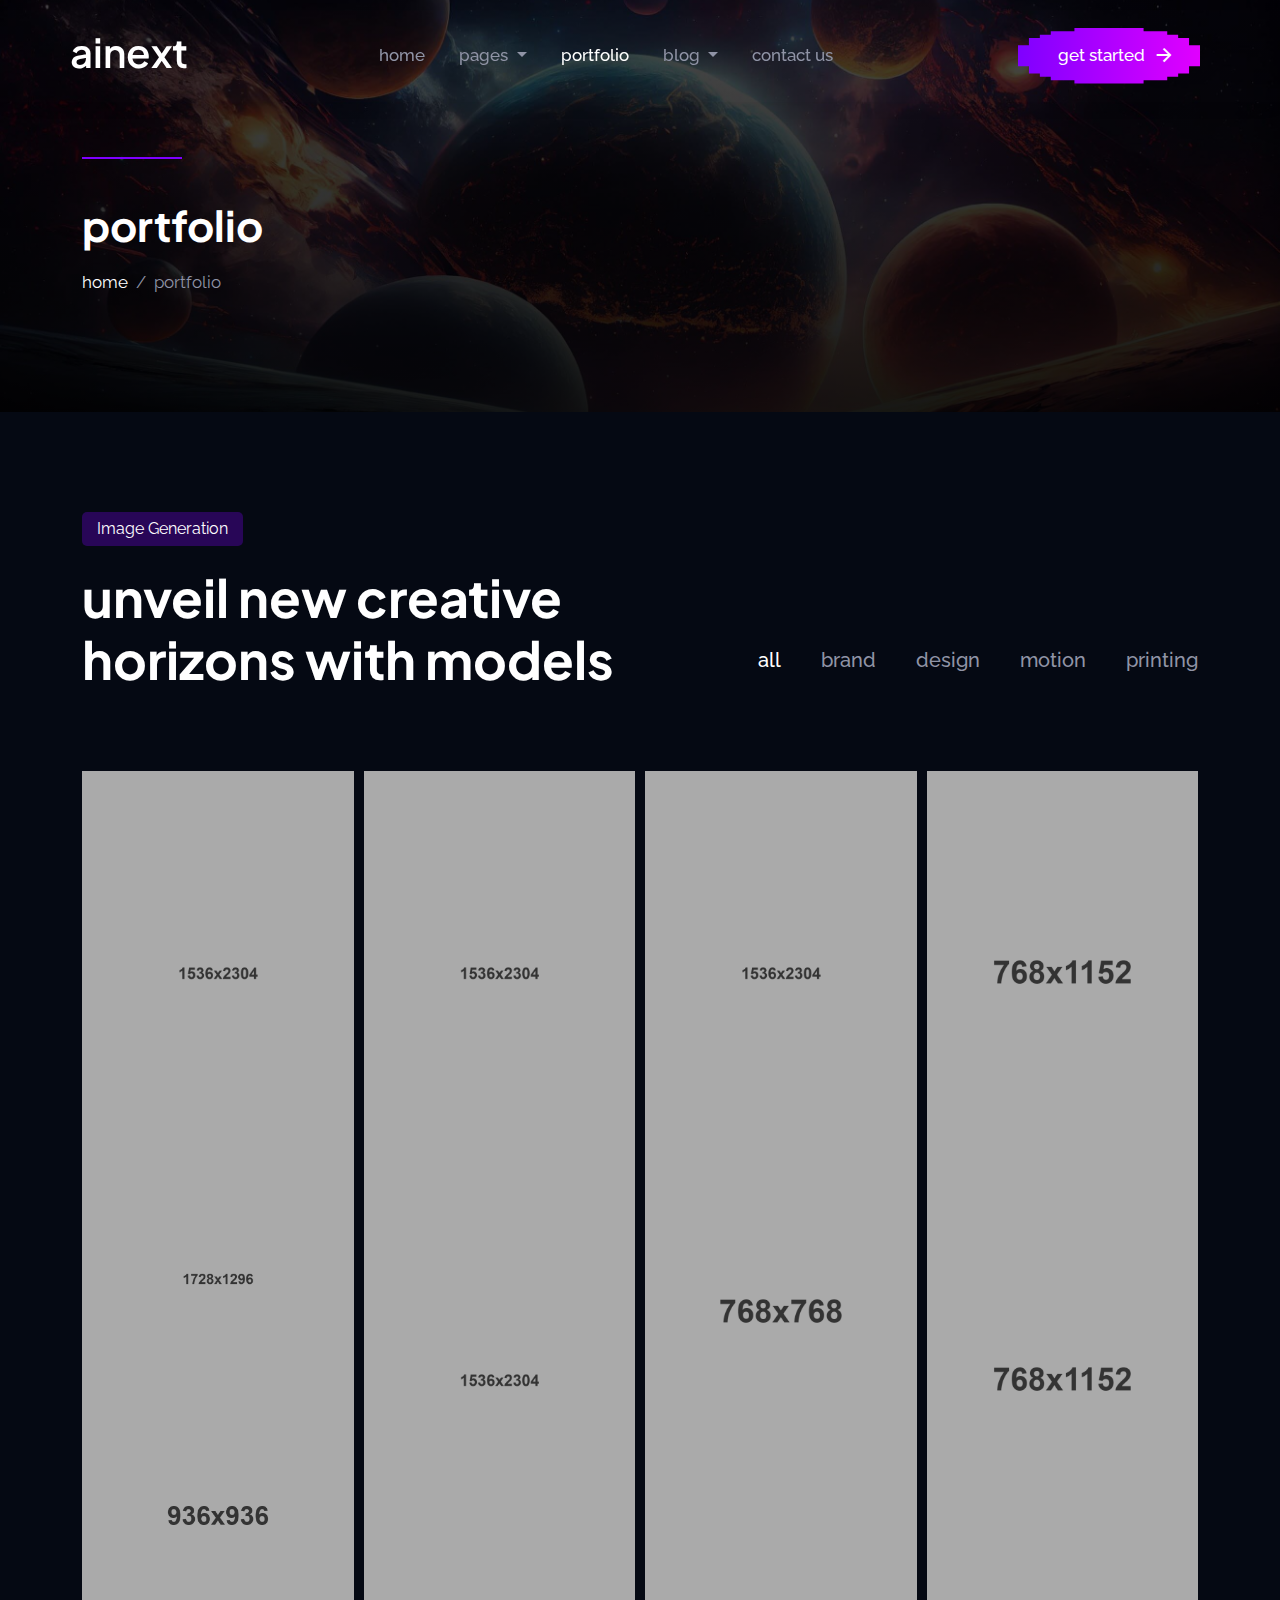
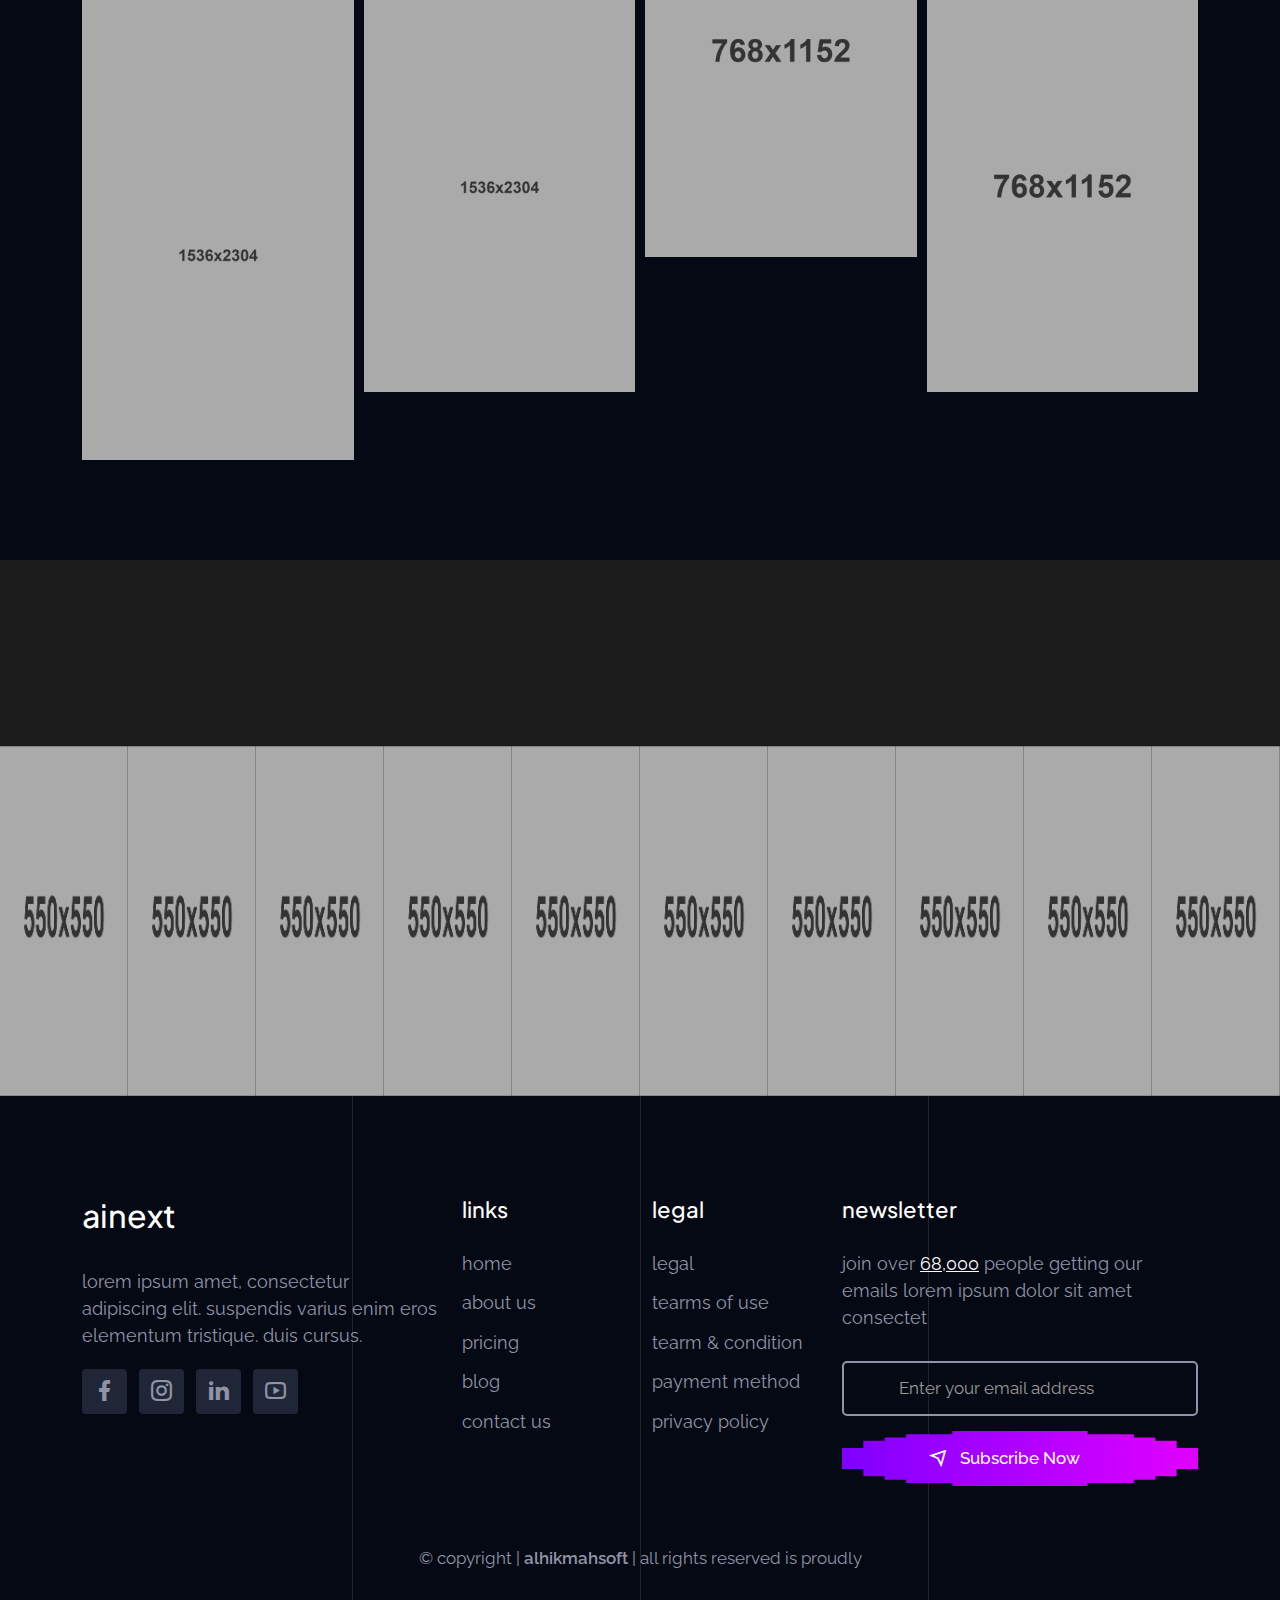
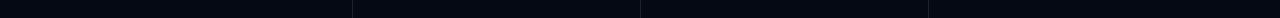
<file: portfolio.html>
<!DOCTYPE html>
<html lang="en">
    <head>
        <meta charset="UTF-8">
        <meta name="viewport" content="width=device-width, initial-scale=1.0">
        <title>AiNext - AI Agency & Startup HTML Template</title>

        <!-- CSS Linked -->
        <link rel="stylesheet" href="assets/css/bootstrap.min.css">
        <link rel="stylesheet" href="assets/css/owl.carousel.min.css">
        <link rel="stylesheet" href="assets/css/owl.theme.default.min.css">
        <link rel="stylesheet" href="assets/css/remixicon.min.css">
        <link rel="stylesheet" href="assets/css/odometer.min.css">
        <link rel="stylesheet" href="assets/css/flaticon.css">
        <link rel="stylesheet" href="assets/css/aos.css">
        <link rel="stylesheet" href="assets/css/style.css">
        <link rel="stylesheet" href="assets/css/responsive.css">
        
        <!-- favicon Linked -->
        <link rel="icon" type="image/png" href="assets/img/favicon.png">

    </head>
    <body>

        <!-- Start Navbar Area -->
        <nav class="navbar navbar-expand-lg" id="navbar">
            <div class="container-fluid">
                <a class="navbar-brand" href="index.html">
                    <h2>AiNext</h2>
                </a>
                <a class="navbar-toggler text-decoration-none" data-bs-toggle="offcanvas" href="#navbarOffcanvas" role="button" aria-controls="navbarOffcanvas">
                    <span class="burger-menu">
                        <span class="top-bar"></span>
                        <span class="middle-bar"></span>
                        <span class="bottom-bar"></span>
                    </span>
                </a>
                <div class="collapse navbar-collapse">
                    <ul class="navbar-nav">
                        <li class="nav-item">
                            <a href="index.html" class="nav-link">
                                Home
                            </a>
                        </li>
                        <li class="nav-item">
                            <a href="javascript:void(0)" class="dropdown-toggle nav-link">
                                Pages
                            </a>
                            <ul class="dropdown-menu">
                                <li class="nav-item">
                                    <a href="about.html" class="nav-link">
                                        About Us
                                    </a>
                                </li>
                                <li class="nav-item">
                                    <a href="team.html" class="nav-link">
                                        Team
                                    </a>
                                </li>
                                <li class="nav-item">
                                    <a href="pricing.html" class="nav-link">
                                        Pricing
                                    </a>
                                </li>
                                <li class="nav-item">
                                    <a href="terms-conditions.html" class="nav-link">
                                        Tearm & Condition
                                    </a>
                                </li>
                                <li class="nav-item">
                                    <a href="privacy-policy.html" class="nav-link">
                                        Privacy Policy
                                    </a>
                                </li>
                                <li class="nav-item">
                                    <a href="not-found.html" class="nav-link">
                                        404 Error Page
                                    </a>
                                </li>
                            </ul>
                        </li>
                        <li class="nav-item">
                            <a href="portfolio.html" class="nav-link active">
                                Portfolio
                            </a>
                        </li>
                        <li class="nav-item">
                            <a href="javascript:void(0)" class="dropdown-toggle nav-link">
                                Blog
                            </a>
                            <ul class="dropdown-menu">
                                <li class="nav-item">
                                    <a href="blog.html" class="nav-link">
                                        Blog Grid
                                    </a>
                                </li>
                                <li class="nav-item">
                                    <a href="blog-sidebar.html" class="nav-link">
                                        Blog Right Sidebar
                                    </a>
                                </li>
                                <li class="nav-item">
                                    <a href="blog-details.html" class="nav-link">
                                        Blog Details
                                    </a>
                                </li>
                            </ul>
                        </li>
                        <li class="nav-item">
                            <a href="contact.html" class="nav-link">
                                Contact Us
                            </a>
                        </li>
                    </ul>
                    <div class="nav-btn">
                        <a href="contact.html" class="default-btn">
                            Get Started
                            <i class="ri-arrow-right-line"></i>
                        </a>
                    </div>
                </div>
            </div>
        </nav>
        <!-- End Navbar Area -->

        <!-- Start Responsive Navbar Area -->
        <div class="responsive-navbar offcanvas offcanvas-end border-0" data-bs-backdrop="static" tabindex="-1" id="navbarOffcanvas">
            <div class="offcanvas-header">
                <a href="index.html" class="logo d-inline-block">
                    <h2>AiNext</h2>
                </a>
                <button type="button" class="close-btn bg-transparent position-relative lh-1 p-0 border-0" data-bs-dismiss="offcanvas" aria-label="Close">
                    <i class="ri-close-line"></i>
                </button>
            </div>
            <div class="offcanvas-body">
                <ul class="responsive-menu">
                    <li class="responsive-menu-list without-icon">
                        <a href="index.html">Home</a>
                    </li>
                    <li class="responsive-menu-list"><a href="javascript:void(0);">Pages</a>
                        <ul class="responsive-menu-items">
                            <li><a href="about.html">About</a></li>
                            <li><a href="team.html">Team</a></li>
                            <li><a href="pricing.html">Pricing</a></li>
                            <li><a href="terms-conditions.html">Terms Conditions</a></li>
                            <li><a href="privacy-policy.html">Privacy Policy</a></li>
                            <li><a href="4o4.html">404 Error Page</a></li>
                            <li><a href="contact.html">Coming Soon</a></li>
                        </ul>
                    </li>
                    <li class="responsive-menu-list without-icon">
                        <a href="portfolio.html" class="active">Portfolio</a>
                    </li>
                    
                    <li class="responsive-menu-list"><a href="javascript:void(0);">Blog</a>
                        <ul class="responsive-menu-items">
                            <li><a href="blog.html">Blog</a></li>
                            <li><a href="blog-sidebar.html">Blog Right Sidebar</a></li>
                            <li><a href="blog-details.html">Blog Details</a></li>
                        </ul>
                    </li>
                    <li class="responsive-menu-list without-icon">
                        <a href="contact.html">Contact</a>
                    </li>
                </ul>
                <div class="others-option d-md-flex align-items-center">
                    <div class="option-item">
                        <a href="contact.html" class="default-btn">
                            <i class="ri-arrow-right-line"></i>
                            <span>Get Started</span>
                        </a>
                    </div>
                </div>
            </div>
        </div>
        <!-- End Responsive Navbar Area -->

        <!-- Start Banner Area -->
        <div class="section-banner">
            <div class="container">
                <div class="section-banner-title">
                    <h1>Portfolio</h1>
                    <nav style="--bs-breadcrumb-divider: '/';" aria-label="breadcrumb">
                        <ol class="breadcrumb">
                            <li class="breadcrumb-item"><a href="index.html">Home</a></li>
                            <li class="breadcrumb-item active" aria-current="page">Portfolio</li>
                        </ol>
                    </nav>
                </div>
            </div>
        </div>
        <!-- End Banner Area -->

        <!-- Start Gallery Area -->
        <div class="gallery-area ptb-100">
            <div class="container">
                <div class="gallery-table" data-aos="fade-up" data-aos-duration="1500">
                    <div class="section-title">
                        <div class="width">
                            <div class="sub-t">Image Generation</div>
                            <h2>Unveil New Creative Horizons with Models</h2>
                        </div>

                        <ul class="">
                            <li class="item-list play on" data-filter="All">All</li>
                            <li class="item-list play" data-filter="Brand">Brand</li>
                            <li class="item-list play" data-filter="Design">Design</li>
                            <li class="item-list play" data-filter="Motion">Motion</li>
                            <li class="item-list play" data-filter="Printing">Printing</li>
                        </ul>

                    </div>

                    <div class="gallery">
                        <div class="item-box All Brand">
                            <img src="assets/img/gallery/gallery-image1.jpg" alt="image">
                        </div>
                        <div class="item-box All Design">
                            <img src="assets/img/gallery/gallery-image16.jpg" alt="image">
                        </div>
                        <div class="item-box All Design">
                            <img src="assets/img/gallery/gallery-image11.jpg" alt="image">
                        </div>
                        <div class="item-box All Printing">
                            <img src="assets/img/gallery/gallery-image2.jpg" alt="image">
                        </div>
                        <div class="item-box All Printing">
                            <img src="assets/img/gallery/gallery-image7.jpg" alt="image">
                        </div>
                        <div class="item-box All Printing">
                            <img src="assets/img/gallery/gallery-image3.jpg" alt="image">
                        </div>
                        <div class="item-box All Printing">
                            <img src="assets/img/gallery/gallery-image4.jpg" alt="image">
                        </div>
                        <div class="item-box All Brand">
                            <img src="assets/img/gallery/gallery-image6.jpg" alt="image">
                        </div>
                        <div class="item-box All Motion">
                            <img src="assets/img/gallery/gallery-image8.jpg" alt="image">
                        </div>
                        <div class="item-box All Design">
                            <img src="assets/img/gallery/gallery-image15.jpg" alt="image">
                        </div>
                        <div class="item-box All Design">
                            <img src="assets/img/gallery/gallery-image13.jpg" alt="image">
                        </div>
                        <div class="item-box All Design">
                            <img src="assets/img/gallery/gallery-image12.jpg" alt="image">
                        </div>
                        <div class="item-box All Design">
                            <img src="assets/img/gallery/gallery-image17.jpg" alt="image">
                        </div>
                    </div> 
                </div>
            </div>
        </div>
        <!-- End Gallery Area -->

        <!-- Brands Area -->
        <div class="brands-area pt-70 pb-70">
            <div class="container">
                <div class="row justify-content-between align-items-center">
                    <div class="col-lg-2 col-md-2 col-6" data-aos="fade-up" data-aos-duration="1000">
                        <div class="image">
                            <img src="assets/img/01.png" alt="image">
                        </div>
                    </div>
                    <div class="col-lg-2 col-md-2 col-6" data-aos="fade-up" data-aos-duration="1000">
                        <div class="image">
                            <img src="assets/img/02.png" alt="image">
                        </div>
                    </div>
                    <div class="col-lg-2 col-md-2 col-6" data-aos="fade-up" data-aos-duration="1000">
                        <div class="image">
                            <img src="assets/img/03.png" alt="image">
                        </div>
                    </div>
                    <div class="col-lg-2 col-md-2 col-6" data-aos="fade-up" data-aos-duration="1000">
                        <div class="image">
                            <img src="assets/img/04.png" alt="image">
                        </div>
                    </div>
                    <div class="col-lg-2 col-md-2 col-6" data-aos="fade-up" data-aos-duration="1000">
                        <div class="image">
                            <img src="assets/img/05.png" alt="image">
                        </div>
                    </div>
                </div>
            </div>
        </div>
        <!-- End Brands Area -->

        <!-- Insta Gallery -->
        <div class="insta-gallery">
            <div class="conatiner-fluid">
                <div class="ins-gallery owl-carousel owl-theme">
                    <div class="items">
                        <a href="https://www.instagram.com/" target="_blank" >
                            <img src="assets/img/gallery/insta-1.jpg" alt="image">
                            <i class="ri-instagram-line"></i>
                        </a>
                    </div>
                    <div class="items">
                        <a href="https://www.instagram.com/" target="_blank" >
                            <img src="assets/img/gallery/insta-10.jpg" alt="image">
                            <i class="ri-instagram-line"></i>
                        </a>
                    </div>
                    <div class="items">
                        <a href="https://www.instagram.com/" target="_blank" >
                            <img src="assets/img/gallery/insta-2.jpg" alt="image">
                            <i class="ri-instagram-line"></i>
                        </a>
                    </div>
                    <div class="items">
                        <a href="https://www.instagram.com/" target="_blank" >
                            <img src="assets/img/gallery/insta-3.jpg" alt="image">
                            <i class="ri-instagram-line"></i>
                        </a>
                    </div>
                    <div class="items">
                        <a href="https://www.instagram.com/" target="_blank" >
                            <img src="assets/img/gallery/insta-4.jpg" alt="image">
                            <i class="ri-instagram-line"></i>
                        </a>
                    </div>
                    <div class="items">
                        <a href="https://www.instagram.com/" target="_blank" >
                            <img src="assets/img/gallery/insta-5.jpg" alt="image">
                            <i class="ri-instagram-line"></i>
                        </a>
                    </div>
                    <div class="items">
                        <a href="https://www.instagram.com/" target="_blank" >
                            <img src="assets/img/gallery/insta-6.jpg" alt="image">
                            <i class="ri-instagram-line"></i>
                        </a>
                    </div>
                    <div class="items">
                        <a href="https://www.instagram.com/" target="_blank" >
                            <img src="assets/img/gallery/insta-7.jpg" alt="image">
                            <i class="ri-instagram-line"></i>
                        </a>
                    </div>
                    <div class="items">
                        <a href="https://www.instagram.com/" target="_blank" >
                            <img src="assets/img/gallery/insta-8.jpg" alt="image">
                            <i class="ri-instagram-line"></i>
                        </a>
                    </div>
                    <div class="items">
                        <a href="https://www.instagram.com/" target="_blank" >
                            <img src="assets/img/gallery/insta-9.jpg" alt="image">
                            <i class="ri-instagram-line"></i>
                        </a>
                    </div>
                </div>
            </div>
        </div>
        <!-- End Insta Gallery -->

        <!-- Footer Area -->
        <footer class="footer-area">
            <div class="container">
                <div class="footer-top-area pt-100">
                    <div class="row">
                        <div class="col-lg-4 col-md-6 col-sm-6">
                            <div class="single-footer-widget">
                                <a href="index.html" class="logo">
                                    <h2>AiNext</h2>
                                </a>
                                <p>Lorem ipsum amet, consectetur adipiscing elit. Suspendis varius enim eros elementum tristique. Duis cursus.</p>
                                <ul class="social-links">
                                    <li><a href="https://www.facebook.com/" target="_blank"><i class="ri-facebook-fill"></i></a></li>
                                    <li><a href="https://www.instagram.com/" target="_blank"><i class="ri-instagram-line"></i></a></li>
                                    <li><a href="https://www.linkedin.com/" target="_blank"><i class="ri-linkedin-fill"></i></a></li>
                                    <li><a href="https://www.youtube.com/" target="_blank"><i class="ri-youtube-line"></i></a></li>
                                </ul>
                            </div>
                        </div>
                        <div class="col-lg-2 col-md-6 col-sm-6">
                            <div class="single-footer-widget pl-5">
                                <h3>Links</h3>
                                <ul class="links-list">
                                    <li><a href="index.html">Home</a></li>
                                    <li><a href="about.html">About Us</a></li>
                                    <li><a href="pricing.html">Pricing</a></li>
                                    <li><a href="blog.html">Blog</a></li>
                                    <li><a href="contact.html">Contact Us</a></li>
                                </ul>
                            </div>
                        </div>
                        <div class="col-lg-2 col-md-6 col-sm-6">
                            <div class="single-footer-widget">
                                <h3>Legal</h3>
                                <ul class="links-list">
                                    <li><a href="contact.html">Legal</a></li>
                                    <li><a href="terms-conditions.html">Tearms of Use</a></li>
                                    <li><a href="terms-conditions.html">Tearm & Condition</a></li>
                                    <li><a href="contact.html">Payment Method</a></li>
                                    <li><a href="privacy-policy.html">Privacy Policy</a></li>
                                </ul>
                            </div>
                        </div>
                        <div class="col-lg-4 col-md-6 col-sm-6">
                            <div class="single-footer-widget">
                                <h3>Newsletter</h3>
                                <div class="footer-newsletter-info">
                                    <p>Join over <span>68,000</span> people getting our emails Lorem ipsum dolor sit amet consectet </p>
                                    <form class="newsletter-form" data-toggle="validator">
                                        <label><i class='bx bx-envelope-open'></i></label>
                                        <input type="text" class="input-newsletter" placeholder="Enter your email address" name="EMAIL" required autocomplete="off">
                                        <button type="submit" class="default-btn"><i class="ri-send-plane-line"></i> Subscribe Now</button>
                                        <div id="validator-newsletter2" class="form-result"></div>
                                    </form>
                                </div>
                            </div>
                        </div>
                    </div>
                </div>
                <div class="pr-line"></div>
                <div class="footer-bottom-area">
                    <p>© Copyright | <a href="https://alhikmahsoft.com" target="_blank">AlHikmahSoft</a>  | All Rights Reserved is Proudly </p>
                </div>
            </div>
            <div class="lines">
                <div class="line"></div>
                <div class="line"></div>
                <div class="line"></div>
            </div>
        </footer>
        <!-- End Footer Area -->

        <!-- Top to Bottom -->
        <div id="progress">
            <span id="progress-value"><i class="ri-arrow-up-line"></i></span>
        </div>
        <!-- End Top to Bottom -->

        <!-- Js Linked -->
        <script src="assets/js/jquery.min.js"></script>
        <script src="assets/js/bootstrap.bundle.min.js"></script>
        <script src="assets/js/aos.js"></script>
        <script src="assets/js/appear.min.js"></script>
        <script src="assets/js/odometer.min.js"></script>
        <script src="assets/js/owl.carousel.min.js"></script>
        <script src="assets/js/ainext.js"></script>
    </body>
</html>
</file>
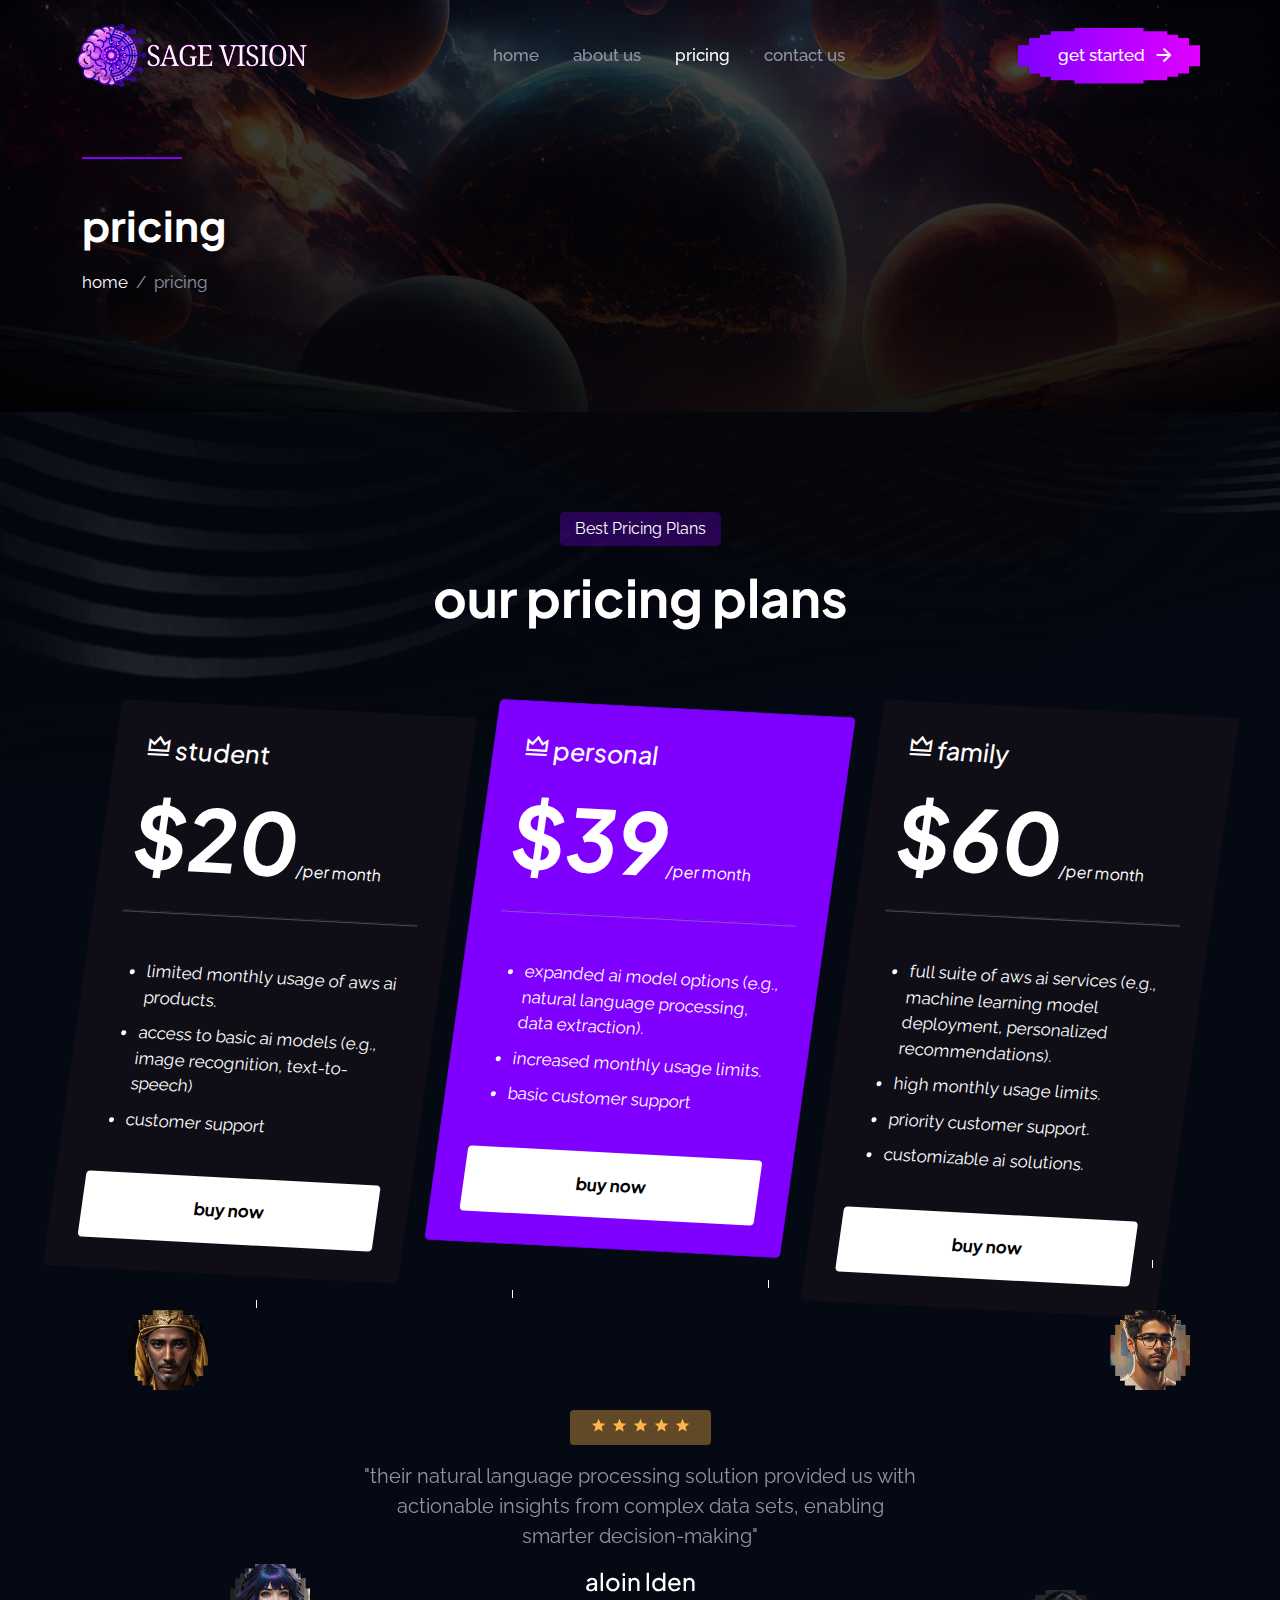
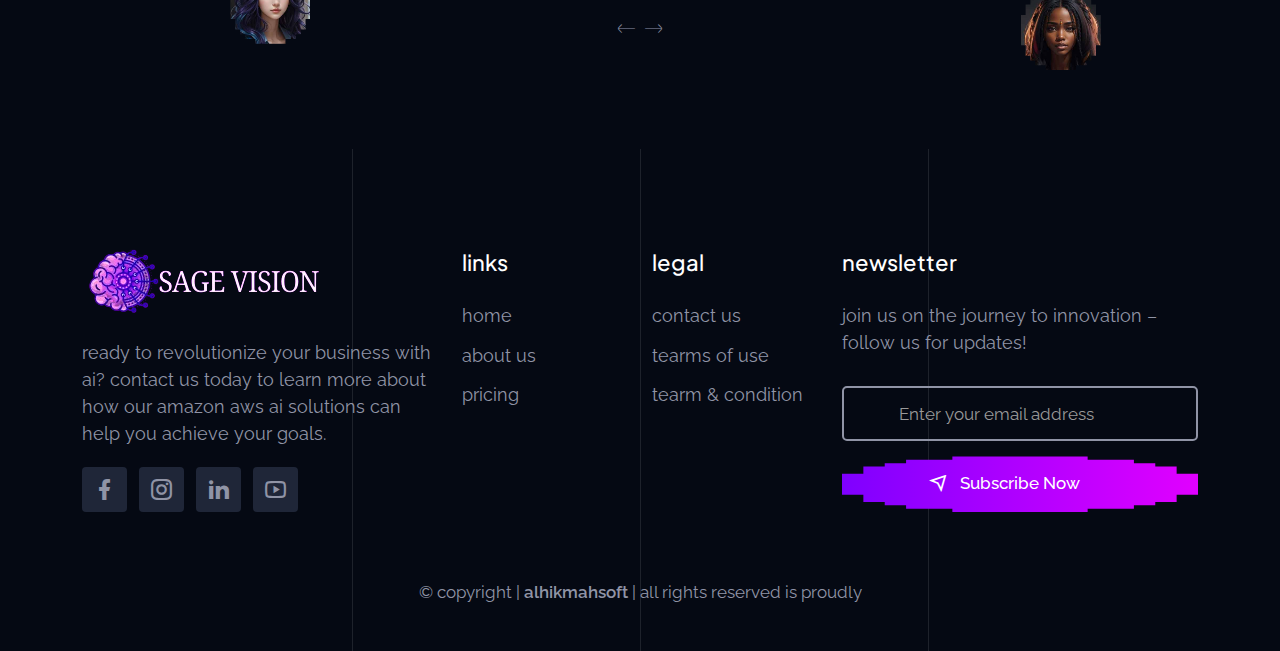
<file: pricing.html>
<!DOCTYPE html>
<html lang="en">
    <head>
        <meta charset="UTF-8">
        <meta name="viewport" content="width=device-width, initial-scale=1.0">
        <title>Sage Vision</title>

        <!-- CSS Linked -->
        <link rel="stylesheet" href="assets/css/bootstrap.min.css">
        <link rel="stylesheet" href="assets/css/owl.carousel.min.css">
        <link rel="stylesheet" href="assets/css/owl.theme.default.min.css">
        <link rel="stylesheet" href="assets/css/remixicon.min.css">
        <link rel="stylesheet" href="assets/css/odometer.min.css">
        <link rel="stylesheet" href="assets/css/flaticon.css">
        <link rel="stylesheet" href="assets/css/aos.css">
        <link rel="stylesheet" href="assets/css/style.css">
        <link rel="stylesheet" href="assets/css/responsive.css">
        
        <!-- favicon Linked -->
        <link rel="icon" type="image/png" href="assets/img/favicon.png">

    </head>
    <body>

        <!-- Start Navbar Area -->
        <nav class="navbar navbar-expand-lg mb-nav" id="navbar">
            <div class="container-fluid">
                <a class="navbar-brand" href="index.html">
                    <img src="assets/img/logo.png" alt="">
                </a>
                <a class="navbar-toggler text-decoration-none" data-bs-toggle="offcanvas" href="#navbarOffcanvas" role="button" aria-controls="navbarOffcanvas">
                    <span class="burger-menu">
                        <span class="top-bar"></span>
                        <span class="middle-bar"></span>
                        <span class="bottom-bar"></span>
                    </span>
                </a>
                <div class="collapse navbar-collapse">
                    <ul class="navbar-nav">
                        <li class="nav-item">
                            <a href="index.html" class="nav-link">
                                Home
                            </a>
                        </li>
                        <li class="nav-item">
                            <a href="about.html" class="nav-link">
                                About Us
                            </a>
                        </li>

                        <li class="nav-item">
                            <a href="pricing.html" class="nav-link active">
                                pricing
                            </a>
                        </li>
                        <li class="nav-item">
                            <a href="contact.html" class="nav-link">
                                Contact Us
                            </a>
                        </li>
                    </ul>
                    <div class="nav-btn">
                        <a href="contact.html" class="default-btn">
                            Get Started
                            <i class="ri-arrow-right-line"></i>
                        </a>
                    </div>
                </div>
            </div>
        </nav>
        <!-- End Navbar Area -->

        <!-- Start Responsive Navbar Area -->
        <div class="responsive-navbar offcanvas offcanvas-end border-0" data-bs-backdrop="static" tabindex="-1" id="navbarOffcanvas">
            <div class="offcanvas-header">
                <a href="index.html" class="logo d-inline-block">
                    <img src="assets/img/logo.png" alt="">
                </a>
                <button type="button" class="close-btn bg-transparent position-relative lh-1 p-0 border-0" data-bs-dismiss="offcanvas" aria-label="Close">
                    <i class="ri-close-line"></i>
                </button>
            </div>
            <div class="offcanvas-body">
                <ul class="responsive-menu">
                    <li class="responsive-menu-list without-icon">
                        <a href="index.html" class="active">Home</a>
                    </li>

                    <li class="responsive-menu-list without-icon">
                        <a href="about.html">About</a>
                    </li>
                    
                    <li class="responsive-menu-list without-icon">
                        <a href="pricing.html">Pricing</a>
                    </li>
                    <li class="responsive-menu-list without-icon">
                        <a href="contact.html">Contact</a>
                    </li>
                </ul>
                <div class="others-option d-md-flex align-items-center">
                    <div class="option-item">
                        <a href="contact.html" class="default-btn">
                            <i class="ri-arrow-right-line"></i>
                            <span>Get Started</span>
                        </a>
                    </div>
                </div>
            </div>
        </div>
        <!-- End Responsive Navbar Area -->

        <!-- Start Banner Area -->
        <div class="section-banner">
            <div class="container">
                <div class="section-banner-title">
                    <h1>Pricing</h1>
                    <nav style="--bs-breadcrumb-divider: '/';" aria-label="breadcrumb">
                        <ol class="breadcrumb">
                            <li class="breadcrumb-item"><a href="index.html">Home</a></li>
                            <li class="breadcrumb-item active" aria-current="page">Pricing</li>
                        </ol>
                    </nav>
                </div>
            </div>
        </div>
        <!-- End Banner Area -->

        <!-- Start Pricing Area -->
        <div class="pricing-area pt-100 section-bg">
            <div class="section-title-center">
                <div class="width">
                    <div class="sub-t">Best Pricing Plans</div>
                    <h2>Our Pricing Plans</h2>
                </div>
            </div>
            <div class="container">
                <div class="row justify-content-center">
                    <div class="col-lg-4 col-md-6">
                        <div class="card">
                            <h2 class="card_title"><i class="ri-vip-crown-line"></i> Student</h2>
                            <h3 class="pricing">$20<span class="small">/per month</span></h3>
                            <hr>
                            <ul class="features">
                                <li>Limited monthly usage of AWS AI products.</li>
                                <li>Access to basic AI models (e.g., image recognition, text-to-speech)</li>
                                <li>customer support</li>
                            </ul>
                            <a href="contact.html" class="cta_btn">Buy Now</a>
                        </div>
                    </div>
                    <div class="col-lg-4 col-md-6">
                        <div class="card active">
                            <h2 class="card_title"><i class="ri-vip-crown-line"></i> Personal</h2>
                            <h3 class="pricing">$39<span class="small">/per month</span></h3>
                            <hr>
                            <ul class="features">
                                <li>Expanded AI model options (e.g., natural language processing, data extraction).</li>
                                <li>Increased monthly usage limits.
                                </li>
                                <li>Basic customer support</li>
                            </ul>
                            <a href="contact.html" class="cta_btn">Buy Now</a>
                        </div>  
                    </div>
                    <div class="col-lg-4 col-md-6">
                        <div class="card">
                            <h2 class="card_title"><i class="ri-vip-crown-line"></i> Family</h2>
                            <h3 class="pricing">$60<span class="small">/per month</span></h3>
                            <hr>
                            <ul class="features">
                                <li>Full suite of AWS AI services (e.g., machine learning model deployment, personalized recommendations).</li>
                                <li>High monthly usage limits.</li>
                                <li>Priority customer support.</li>
                                <li>Customizable AI solutions.</li>
                            </ul>
                            <a href="contact.html" class="cta_btn">Buy Now</a>
                        </div>  
                    </div>
                </div>
            </div>
        </div>
        <!-- End Pricing  Area -->
        <div class="testimonial-area ptb-100">
            <div class="container">
                <div class="testimonial-content owl-carousel owl-theme">
                    <div class="testimonial-item">
                        <ul>
                            <li><i class="ri-star-s-fill"></i></li>
                            <li><i class="ri-star-s-fill"></i></li>
                            <li><i class="ri-star-s-fill"></i></li>
                            <li><i class="ri-star-s-fill"></i></li>
                            <li><i class="ri-star-s-fill"></i></li>
                        </ul>
                        <p>"Their natural language processing solution provided us with actionable insights from complex data sets, enabling smarter decision-making"</p>
                        <h4>Aloin Lden</h4>
                    </div> 
                    <div class="testimonial-item">
                        <ul>
                            <li><i class="ri-star-s-fill"></i></li>
                            <li><i class="ri-star-s-fill"></i></li>
                            <li><i class="ri-star-s-fill"></i></li>
                            <li><i class="ri-star-s-fill"></i></li>
                            <li><i class="ri-star-s-fill"></i></li>
                        </ul>
                        <p>"The text-to-speech capabilities they integrated enhanced our customer interactions, making our services more accessible and engagingLorem"</p>
                        <h4>Jacob Daniels</h4>
                    </div> 
                </div>
                <div class="user">
                    <img src="assets/img/user-1.jpg" alt="image">
                </div>
                <div class="user">
                    <img src="assets/img/user-2.jpg" alt="image">
                </div>
                <div class="user">
                    <img src="assets/img/user-3.jpg" alt="image">
                </div>
                <div class="user">
                    <img src="assets/img/user-4.jpg" alt="image">
                </div>
            </div>
            <div class="star"></div>
            <div class="star"></div>
            <div class="star"></div>
            <div class="star"></div>
            <div class="star"></div>
        </div>

        <!-- Start Footer Area -->
        <footer class="footer-area">
            <div class="container">
                <div class="footer-top-area pt-100">
                    <div class="row">
                        <div class="col-lg-4 col-md-6 col-sm-6">
                            <div class="single-footer-widget">
                                <a href="index.html" class="logo">
                                    <img src="assets/img/logo.png" alt="">
                                </a>
                                <p>Ready to revolutionize your business with AI? Contact us today to learn more about how our Amazon AWS AI solutions can help you achieve your goals.</p>
                                <ul class="social-links">
                                    <li><a href="https://www.facebook.com/" target="_blank"><i class="ri-facebook-fill"></i></a></li>
                                    <li><a href="https://www.instagram.com/" target="_blank"><i class="ri-instagram-line"></i></a></li>
                                    <li><a href="https://www.linkedin.com/" target="_blank"><i class="ri-linkedin-fill"></i></a></li>
                                    <li><a href="https://www.youtube.com/" target="_blank"><i class="ri-youtube-line"></i></a></li>
                                </ul>
                            </div>
                        </div>
                        <div class="col-lg-2 col-md-6 col-sm-6">
                            <div class="single-footer-widget pl-5">
                                <h3>Links</h3>
                                <ul class="links-list">
                                    <li><a href="index.html">Home</a></li>
                                    <li><a href="about.html">About Us</a></li>
                                    <li><a href="pricing.html">Pricing</a></li>
                                </ul>
                            </div>
                        </div>
                        <div class="col-lg-2 col-md-6 col-sm-6">
                            <div class="single-footer-widget">
                                <h3>Legal</h3>
                                <ul class="links-list">
                                    <li><a href="contact.html">Contact Us</a></li>
                                    <li><a href="terms-conditions.html">Tearms of Use</a></li>
                                    <li><a href="terms-conditions.html">Tearm & Condition</a></li>
                                </ul>
                            </div>
                        </div>
                        <div class="col-lg-4 col-md-6 col-sm-6">
                            <div class="single-footer-widget">
                                <h3>Newsletter</h3>
                                <div class="footer-newsletter-info">
                                    <p>Join us on the journey to innovation – Follow us for updates! </p>
                                    <form class="newsletter-form" data-toggle="validator">
                                        <label><i class='bx bx-envelope-open'></i></label>
                                        <input type="text" class="input-newsletter" placeholder="Enter your email address" name="EMAIL" required autocomplete="off">
                                        <button type="submit" class="default-btn"><i class="ri-send-plane-line"></i> Subscribe Now</button>
                                        <div id="validator-newsletter2" class="form-result"></div>
                                    </form>
                                </div>
                            </div>
                        </div>
                    </div>
                </div>
                <div class="pr-line"></div>
                <div class="footer-bottom-area">
                    <p>© Copyright | <a href="https://alhikmahsoft.com" target="_blank">AlHikmahSoft</a>  | All Rights Reserved is Proudly </p>
                </div>
            </div>
            <div class="lines">
                <div class="line"></div>
                <div class="line"></div>
                <div class="line"></div>
            </div>
        </footer>
        <!-- End Footer Area -->

        <!-- Top to Bottom -->
        <div id="progress">
            <span id="progress-value"><i class="ri-arrow-up-line"></i></span>
        </div>
        <!-- End Top to Bottom -->

        <!-- Js Linked -->
        <script src="assets/js/jquery.min.js"></script>
        <script src="assets/js/bootstrap.bundle.min.js"></script>
        <script src="assets/js/aos.js"></script>
        <script src="assets/js/appear.min.js"></script>
        <script src="assets/js/odometer.min.js"></script>
        <script src="assets/js/owl.carousel.min.js"></script>
        <script src="assets/js/ainext.js"></script>
    </body>
</html>
</file>
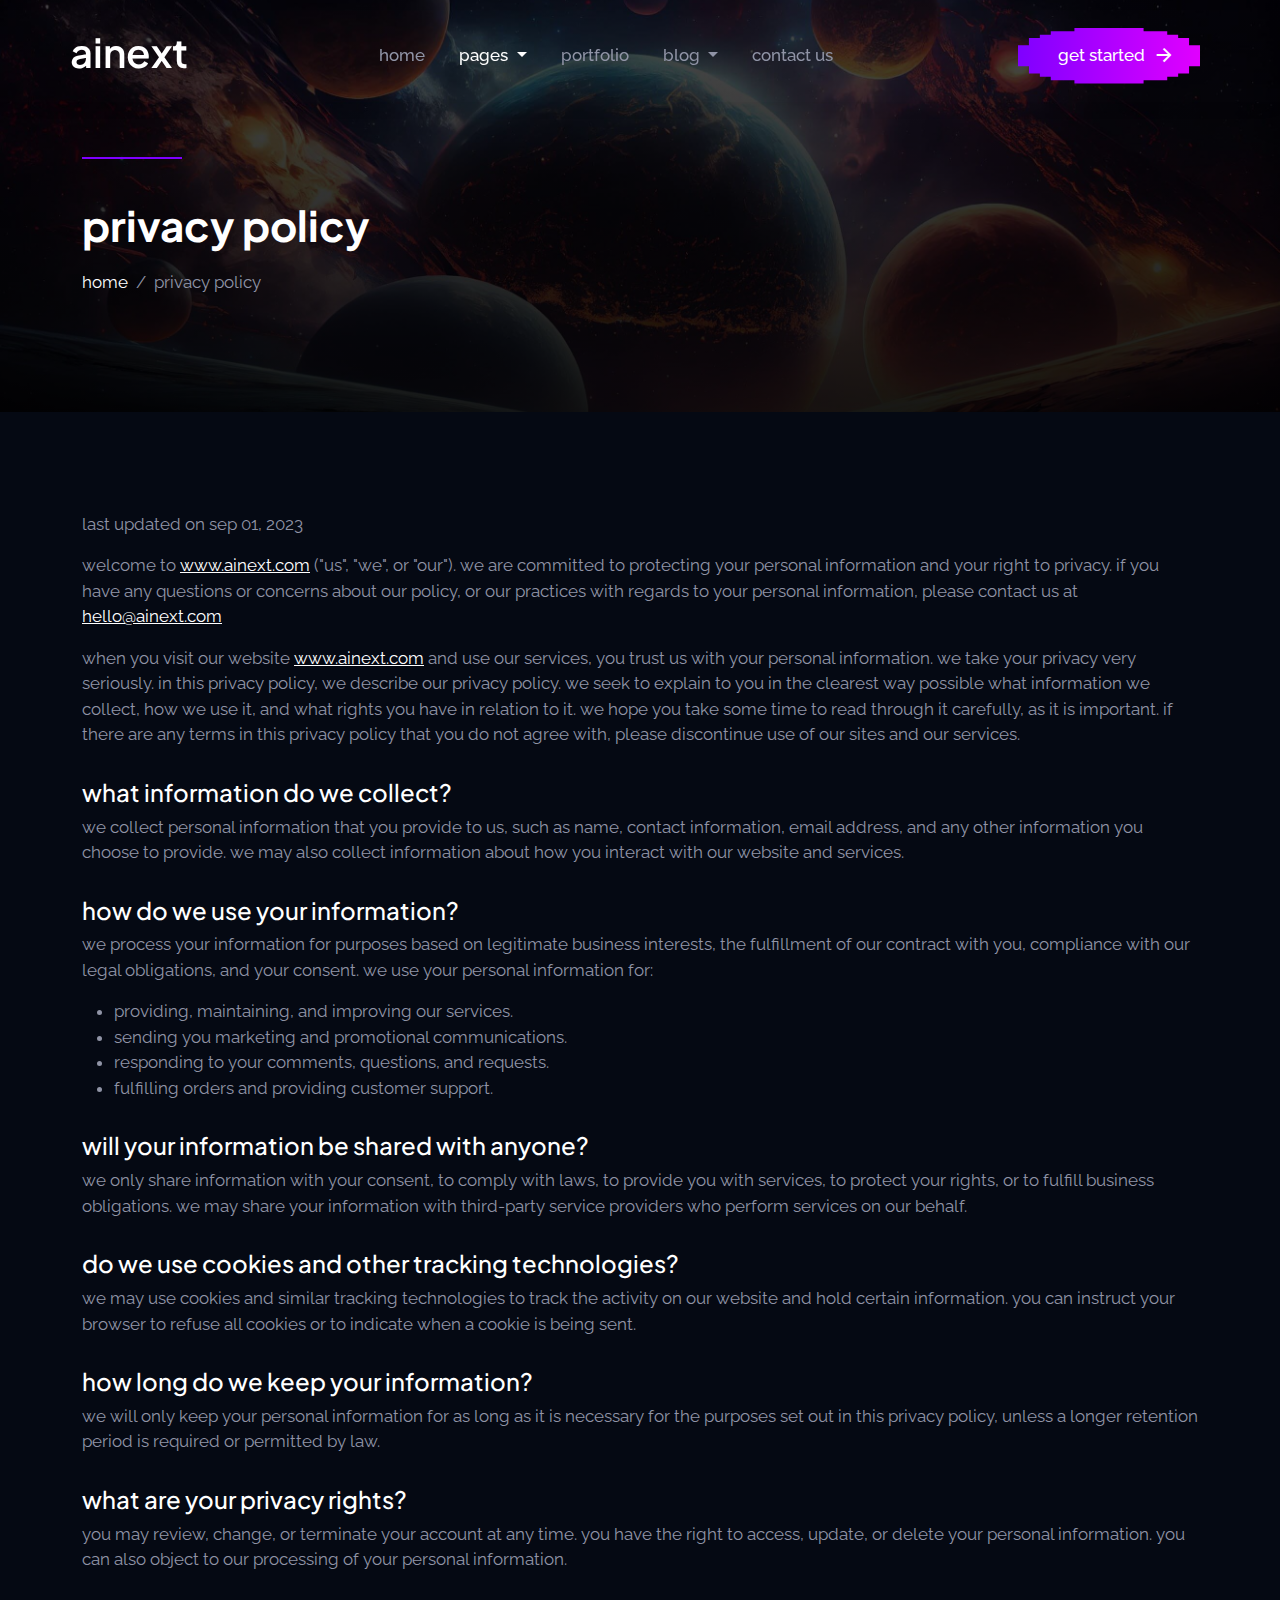
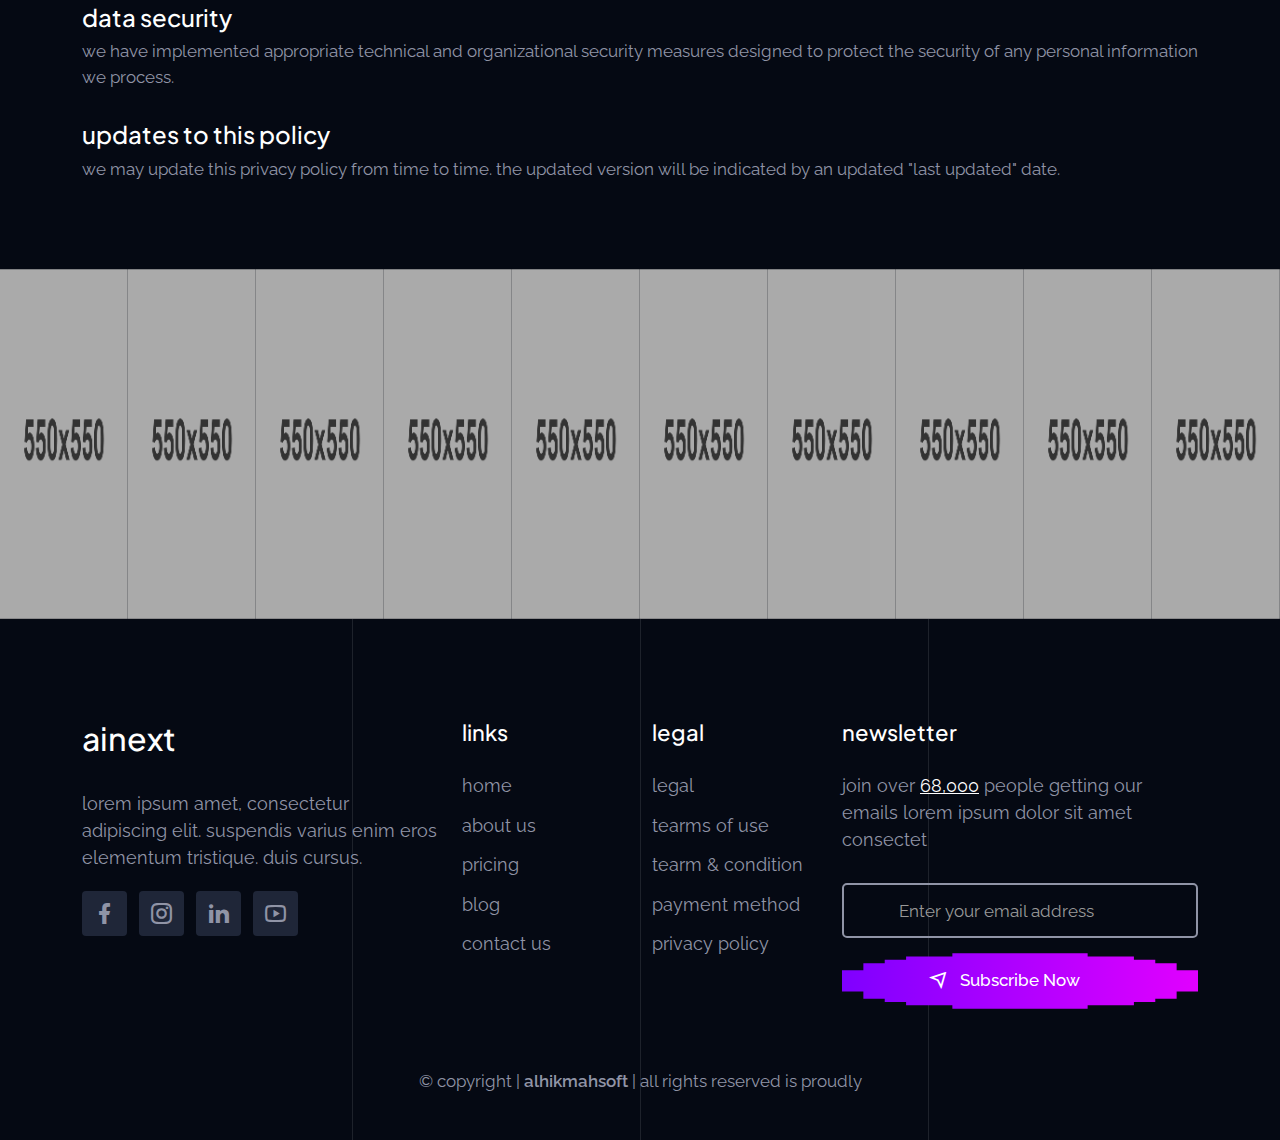
<file: privacy-policy.html>
<!DOCTYPE html>
<html lang="en">
    <head>
        <meta charset="UTF-8">
        <meta name="viewport" content="width=device-width, initial-scale=1.0">
        <title>AiNext - AI Agency & Startup HTML Template</title>

        <!-- CSS Linked -->
        <link rel="stylesheet" href="assets/css/bootstrap.min.css">
        <link rel="stylesheet" href="assets/css/owl.carousel.min.css">
        <link rel="stylesheet" href="assets/css/owl.theme.default.min.css">
        <link rel="stylesheet" href="assets/css/remixicon.min.css">
        <link rel="stylesheet" href="assets/css/odometer.min.css">
        <link rel="stylesheet" href="assets/css/flaticon.css">
        <link rel="stylesheet" href="assets/css/aos.css">
        <link rel="stylesheet" href="assets/css/style.css">
        <link rel="stylesheet" href="assets/css/responsive.css">
        
        <!-- favicon Linked -->
        <link rel="icon" type="image/png" href="assets/img/favicon.png">

    </head>
    <body>

        <!-- Start Navbar Area -->
        <nav class="navbar navbar-expand-lg" id="navbar">
            <div class="container-fluid">
                <a class="navbar-brand" href="index.html">
                    <h2>AiNext</h2>
                </a>
                <a class="navbar-toggler text-decoration-none" data-bs-toggle="offcanvas" href="#navbarOffcanvas" role="button" aria-controls="navbarOffcanvas">
                    <span class="burger-menu">
                        <span class="top-bar"></span>
                        <span class="middle-bar"></span>
                        <span class="bottom-bar"></span>
                    </span>
                </a>
                <div class="collapse navbar-collapse">
                    <ul class="navbar-nav">
                        <li class="nav-item">
                            <a href="index.html" class="nav-link">
                                Home
                            </a>
                        </li>
                        <li class="nav-item">
                            <a href="javascript:void(0)" class="dropdown-toggle nav-link active">
                                Pages
                            </a>
                            <ul class="dropdown-menu">
                                <li class="nav-item">
                                    <a href="about.html" class="nav-link">
                                        About Us
                                    </a>
                                </li>
                                <li class="nav-item">
                                    <a href="team.html" class="nav-link">
                                        Team
                                    </a>
                                </li>
                                <li class="nav-item">
                                    <a href="pricing.html" class="nav-link">
                                        Pricing
                                    </a>
                                </li>
                                <li class="nav-item">
                                    <a href="terms-conditions.html" class="nav-link">
                                        Tearm & Condition
                                    </a>
                                </li>
                                <li class="nav-item">
                                    <a href="privacy-policy.html" class="nav-link active">
                                        Privacy Policy
                                    </a>
                                </li>
                                <li class="nav-item">
                                    <a href="not-found.html" class="nav-link">
                                        404 Error Page
                                    </a>
                                </li>
                            </ul>
                        </li>
                        <li class="nav-item">
                            <a href="portfolio.html" class="nav-link">
                                Portfolio
                            </a>
                        </li>
                        <li class="nav-item">
                            <a href="javascript:void(0)" class="dropdown-toggle nav-link">
                                Blog
                            </a>
                            <ul class="dropdown-menu">
                                <li class="nav-item">
                                    <a href="blog.html" class="nav-link">
                                        Blog Grid
                                    </a>
                                </li>
                                <li class="nav-item">
                                    <a href="blog-sidebar.html" class="nav-link">
                                        Blog Right Sidebar
                                    </a>
                                </li>
                                <li class="nav-item">
                                    <a href="blog-details.html" class="nav-link">
                                        Blog Details
                                    </a>
                                </li>
                            </ul>
                        </li>
                        <li class="nav-item">
                            <a href="contact.html" class="nav-link">
                                Contact Us
                            </a>
                        </li>
                    </ul>
                    <div class="nav-btn">
                        <a href="contact.html" class="default-btn">
                            Get Started
                            <i class="ri-arrow-right-line"></i>
                        </a>
                    </div>
                </div>
            </div>
        </nav>
        <!-- End Navbar Area -->

        <!-- Start Responsive Navbar Area -->
        <div class="responsive-navbar offcanvas offcanvas-end border-0" data-bs-backdrop="static" tabindex="-1" id="navbarOffcanvas">
            <div class="offcanvas-header">
                <a href="index.html" class="logo d-inline-block">
                    <h2>AiNext</h2>
                </a>
                <button type="button" class="close-btn bg-transparent position-relative lh-1 p-0 border-0" data-bs-dismiss="offcanvas" aria-label="Close">
                    <i class="ri-close-line"></i>
                </button>
            </div>
            <div class="offcanvas-body">
                <ul class="responsive-menu">
                    <li class="responsive-menu-list without-icon">
                        <a href="index.html">Home</a>
                    </li>
                    <li class="responsive-menu-list"><a href="javascript:void(0);" class="active">Pages</a>
                        <ul class="responsive-menu-items">
                            <li><a href="about.html">About</a></li>
                            <li><a href="team.html">Team</a></li>
                            <li><a href="pricing.html">Pricing</a></li>
                            <li><a href="terms-conditions.html">Terms Conditions</a></li>
                            <li><a href="privacy-policy.html" class="active">Privacy Policy</a></li>
                            <li><a href="4o4.html">404 Error Page</a></li>
                            <li><a href="contact.html">Coming Soon</a></li>
                        </ul>
                    </li>
                    <li class="responsive-menu-list without-icon">
                        <a href="portfolio.html">Portfolio</a>
                    </li>
                    
                    <li class="responsive-menu-list"><a href="javascript:void(0);">Blog</a>
                        <ul class="responsive-menu-items">
                            <li><a href="blog.html">Blog</a></li>
                            <li><a href="blog-sidebar.html">Blog Right Sidebar</a></li>
                            <li><a href="blog-details.html">Blog Details</a></li>
                        </ul>
                    </li>
                    <li class="responsive-menu-list without-icon">
                        <a href="contact.html">Contact</a>
                    </li>
                </ul>
                <div class="others-option d-md-flex align-items-center">
                    <div class="option-item">
                        <a href="contact.html" class="default-btn">
                            <i class="ri-arrow-right-line"></i>
                            <span>Get Started</span>
                        </a>
                    </div>
                </div>
            </div>
        </div>
        <!-- End Responsive Navbar Area -->

        <!-- Start Banner Area -->
        <div class="section-banner">
            <div class="container">
                <div class="section-banner-title">
                    <h1>Privacy Policy</h1>
                    <nav style="--bs-breadcrumb-divider: '/';" aria-label="breadcrumb">
                        <ol class="breadcrumb">
                            <li class="breadcrumb-item"><a href="index.html">Home</a></li>
                            <li class="breadcrumb-item active" aria-current="page">Privacy Policy</li>
                        </ol>
                    </nav>
                </div>
            </div>
        </div>
        <!-- End Banner Area -->

        <!-- Start Privacy Policy Area -->
        <div class="privacy-policy-area pt-100 pb-70">
            <div class="container">
                <div class="content">
                    <p>Last Updated On Sep 01, 2023</p>
                    <p>
                        Welcome to <a href="#">www.ainext.com</a> ("us", "we", or "our"). We are committed to protecting your personal information and your right to privacy. If you have any questions or concerns about our policy, or our practices with regards to your personal information, please contact us at <a href="#">hello@ainext.com</a>
                    </p>
                    <p>
                        When you visit our website <a href="#">www.ainext.com</a> and use our services, you trust us with your personal information. We take your privacy very seriously. In this privacy policy, we describe our privacy policy. We seek to explain to you in the clearest way possible what information we collect, how we use it, and what rights you have in relation to it. We hope you take some time to read through it carefully, as it is important. If there are any terms in this privacy policy that you do not agree with, please discontinue use of our Sites and our services.
                    </p>
                    <h4>What information do we collect?</h4>
                    <p>
                        We collect personal information that you provide to us, such as name, contact information, email address, and any other information you choose to provide. We may also collect information about how you interact with our website and services.
                    </p>

                    <h4>How do we use your information?</h4>
                    <p>
                        We process your information for purposes based on legitimate business interests, the fulfillment of our contract with you, compliance with our legal obligations, and your consent. We use your personal information for:
                    </p>
                    <ul>
                        <li>Providing, maintaining, and improving our services.</li>
                        <li>Sending you marketing and promotional communications.</li>
                        <li>Responding to your comments, questions, and requests.</li>
                        <li>Fulfilling orders and providing customer support.</li>
                    </ul>

                    <h4>Will your information be shared with anyone?</h4>
                    <p>
                        We only share information with your consent, to comply with laws, to provide you with services, to protect your rights, or to fulfill business obligations. We may share your information with third-party service providers who perform services on our behalf.
                    </p>

                    <h4>Do we use cookies and other tracking technologies?</h4>
                    <p>
                        We may use cookies and similar tracking technologies to track the activity on our website and hold certain information. You can instruct your browser to refuse all cookies or to indicate when a cookie is being sent.
                    </p>

                    <h4>How long do we keep your information?</h4>
                    <p>
                        We will only keep your personal information for as long as it is necessary for the purposes set out in this privacy policy, unless a longer retention period is required or permitted by law.
                    </p>

                    <h4>What are your privacy rights?</h4>
                    <p>
                        You may review, change, or terminate your account at any time. You have the right to access, update, or delete your personal information. You can also object to our processing of your personal information.
                    </p>
                    
                    <h4>Data security</h4>
                    <p>
                        We have implemented appropriate technical and organizational security measures designed to protect the security of any personal information we process.
                    </p>
                    
                    <h4>Updates to this policy</h4>
                    <p>
                        We may update this privacy policy from time to time. The updated version will be indicated by an updated "Last Updated" date.
                    </p>
                </div>
            </div>
        </div>
        <!-- End Privacy Policy Area -->

        <!-- Start Insta Gallery Area -->
        <div class="insta-gallery">
            <div class="conatiner-fluid">
                <div class="ins-gallery owl-carousel owl-theme">
                    <div class="items">
                        <a href="https://www.instagram.com/" target="_blank" >
                            <img src="assets/img/gallery/insta-1.jpg" alt="image">
                            <i class="ri-instagram-line"></i>
                        </a>
                    </div>
                    <div class="items">
                        <a href="https://www.instagram.com/" target="_blank" >
                            <img src="assets/img/gallery/insta-10.jpg" alt="image">
                            <i class="ri-instagram-line"></i>
                        </a>
                    </div>
                    <div class="items">
                        <a href="https://www.instagram.com/" target="_blank" >
                            <img src="assets/img/gallery/insta-2.jpg" alt="image">
                            <i class="ri-instagram-line"></i>
                        </a>
                    </div>
                    <div class="items">
                        <a href="https://www.instagram.com/" target="_blank" >
                            <img src="assets/img/gallery/insta-3.jpg" alt="image">
                            <i class="ri-instagram-line"></i>
                        </a>
                    </div>
                    <div class="items">
                        <a href="https://www.instagram.com/" target="_blank" >
                            <img src="assets/img/gallery/insta-4.jpg" alt="image">
                            <i class="ri-instagram-line"></i>
                        </a>
                    </div>
                    <div class="items">
                        <a href="https://www.instagram.com/" target="_blank" >
                            <img src="assets/img/gallery/insta-5.jpg" alt="image">
                            <i class="ri-instagram-line"></i>
                        </a>
                    </div>
                    <div class="items">
                        <a href="https://www.instagram.com/" target="_blank" >
                            <img src="assets/img/gallery/insta-6.jpg" alt="image">
                            <i class="ri-instagram-line"></i>
                        </a>
                    </div>
                    <div class="items">
                        <a href="https://www.instagram.com/" target="_blank" >
                            <img src="assets/img/gallery/insta-7.jpg" alt="image">
                            <i class="ri-instagram-line"></i>
                        </a>
                    </div>
                    <div class="items">
                        <a href="https://www.instagram.com/" target="_blank" >
                            <img src="assets/img/gallery/insta-8.jpg" alt="image">
                            <i class="ri-instagram-line"></i>
                        </a>
                    </div>
                    <div class="items">
                        <a href="https://www.instagram.com/" target="_blank" >
                            <img src="assets/img/gallery/insta-9.jpg" alt="image">
                            <i class="ri-instagram-line"></i>
                        </a>
                    </div>
                </div>
            </div>
        </div>
        <!-- End Insta Gallery Area -->

        <!-- Start Footer Area -->
        <footer class="footer-area">
            <div class="container">
                <div class="footer-top-area pt-100">
                    <div class="row">
                        <div class="col-lg-4 col-md-6 col-sm-6">
                            <div class="single-footer-widget">
                                <a href="index.html" class="logo">
                                    <h2>AiNext</h2>
                                </a>
                                <p>Lorem ipsum amet, consectetur adipiscing elit. Suspendis varius enim eros elementum tristique. Duis cursus.</p>
                                <ul class="social-links">
                                    <li><a href="https://www.facebook.com/" target="_blank"><i class="ri-facebook-fill"></i></a></li>
                                    <li><a href="https://www.instagram.com/" target="_blank"><i class="ri-instagram-line"></i></a></li>
                                    <li><a href="https://www.linkedin.com/" target="_blank"><i class="ri-linkedin-fill"></i></a></li>
                                    <li><a href="https://www.youtube.com/" target="_blank"><i class="ri-youtube-line"></i></a></li>
                                </ul>
                            </div>
                        </div>
                        <div class="col-lg-2 col-md-6 col-sm-6">
                            <div class="single-footer-widget pl-5">
                                <h3>Links</h3>
                                <ul class="links-list">
                                    <li><a href="index.html">Home</a></li>
                                    <li><a href="about.html">About Us</a></li>
                                    <li><a href="pricing.html">Pricing</a></li>
                                    <li><a href="blog.html">Blog</a></li>
                                    <li><a href="contact.html">Contact Us</a></li>
                                </ul>
                            </div>
                        </div>
                        <div class="col-lg-2 col-md-6 col-sm-6">
                            <div class="single-footer-widget">
                                <h3>Legal</h3>
                                <ul class="links-list">
                                    <li><a href="contact.html">Legal</a></li>
                                    <li><a href="terms-conditions.html">Tearms of Use</a></li>
                                    <li><a href="terms-conditions.html">Tearm & Condition</a></li>
                                    <li><a href="contact.html">Payment Method</a></li>
                                    <li><a href="privacy-policy.html">Privacy Policy</a></li>
                                </ul>
                            </div>
                        </div>
                        <div class="col-lg-4 col-md-6 col-sm-6">
                            <div class="single-footer-widget">
                                <h3>Newsletter</h3>
                                <div class="footer-newsletter-info">
                                    <p>Join over <span>68,000</span> people getting our emails Lorem ipsum dolor sit amet consectet </p>
                                    <form class="newsletter-form" data-toggle="validator">
                                        <label><i class='bx bx-envelope-open'></i></label>
                                        <input type="text" class="input-newsletter" placeholder="Enter your email address" name="EMAIL" required autocomplete="off">
                                        <button type="submit" class="default-btn"><i class="ri-send-plane-line"></i> Subscribe Now</button>
                                        <div id="validator-newsletter2" class="form-result"></div>
                                    </form>
                                </div>
                            </div>
                        </div>
                    </div>
                </div>
                <div class="pr-line"></div>
                <div class="footer-bottom-area">
                    <p>© Copyright | <a href="https://alhikmahsoft.com" target="_blank">AlHikmahSoft</a>  | All Rights Reserved is Proudly </p>
                </div>
            </div>
            <div class="lines">
                <div class="line"></div>
                <div class="line"></div>
                <div class="line"></div>
            </div>
        </footer>
        <!-- End Footer Area -->

        <!-- Top to Bottom -->
        <div id="progress">
            <span id="progress-value"><i class="ri-arrow-up-line"></i></span>
        </div>
        <!-- End Top to Bottom -->

        <!-- Js Linked -->
        <script src="assets/js/jquery.min.js"></script>
        <script src="assets/js/bootstrap.bundle.min.js"></script>
        <script src="assets/js/aos.js"></script>
        <script src="assets/js/appear.min.js"></script>
        <script src="assets/js/odometer.min.js"></script>
        <script src="assets/js/owl.carousel.min.js"></script>
        <script src="assets/js/ainext.js"></script>
    </body>
</html>
</file>
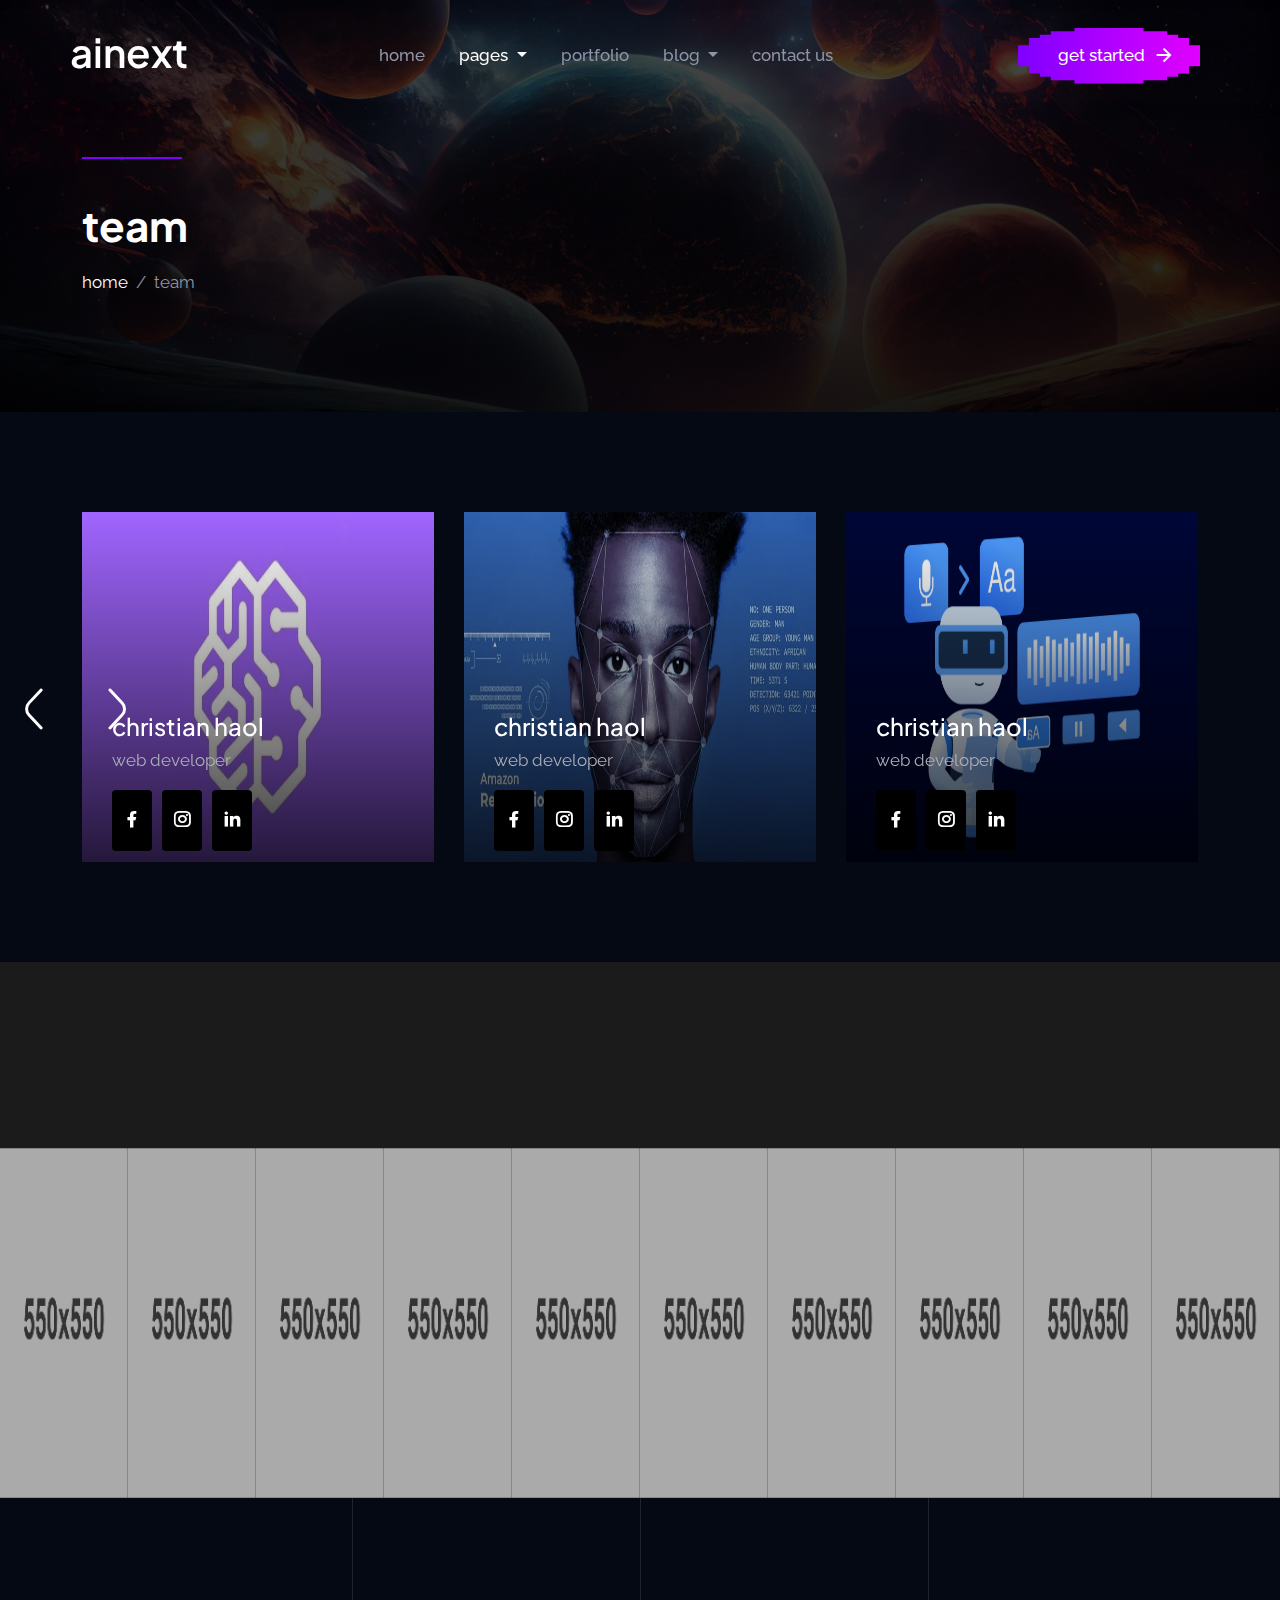
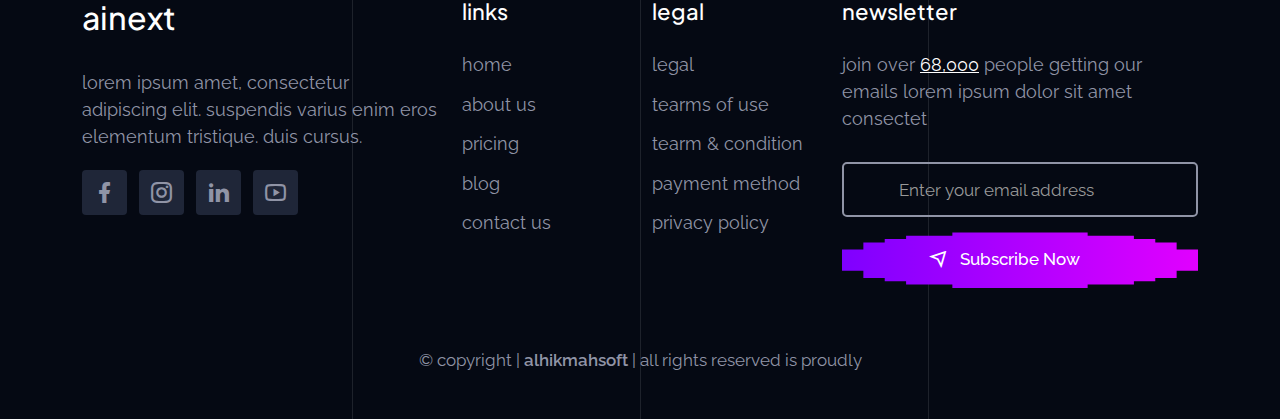
<file: team.html>
<!DOCTYPE html>
<html lang="en">
    <head>
        <meta charset="UTF-8">
        <meta name="viewport" content="width=device-width, initial-scale=1.0">
        <title>AiNext - AI Agency & Startup HTML Template</title>

        <!-- CSS Linked -->
        <link rel="stylesheet" href="assets/css/bootstrap.min.css">
        <link rel="stylesheet" href="assets/css/owl.carousel.min.css">
        <link rel="stylesheet" href="assets/css/owl.theme.default.min.css">
        <link rel="stylesheet" href="assets/css/remixicon.min.css">
        <link rel="stylesheet" href="assets/css/odometer.min.css">
        <link rel="stylesheet" href="assets/css/flaticon.css">
        <link rel="stylesheet" href="assets/css/aos.css">
        <link rel="stylesheet" href="assets/css/style.css">
        <link rel="stylesheet" href="assets/css/responsive.css">
        
        <!-- favicon Linked -->
        <link rel="icon" type="image/png" href="assets/img/favicon.png">

    </head>
    <body>

        <!-- Start Navbar Area -->
        <nav class="navbar navbar-expand-lg" id="navbar">
            <div class="container-fluid">
                <a class="navbar-brand" href="index.html">
                    <h2>AiNext</h2>
                </a>
                <a class="navbar-toggler text-decoration-none" data-bs-toggle="offcanvas" href="#navbarOffcanvas" role="button" aria-controls="navbarOffcanvas">
                    <span class="burger-menu">
                        <span class="top-bar"></span>
                        <span class="middle-bar"></span>
                        <span class="bottom-bar"></span>
                    </span>
                </a>
                <div class="collapse navbar-collapse">
                    <ul class="navbar-nav">
                        <li class="nav-item">
                            <a href="index.html" class="nav-link">
                                Home
                            </a>
                        </li>
                        <li class="nav-item">
                            <a href="javascript:void(0)" class="dropdown-toggle nav-link active">
                                Pages
                            </a>
                            <ul class="dropdown-menu">
                                <li class="nav-item">
                                    <a href="about.html" class="nav-link">
                                        About Us
                                    </a>
                                </li>
                                <li class="nav-item">
                                    <a href="team.html" class="nav-link active">
                                        Team
                                    </a>
                                </li>
                                <li class="nav-item">
                                    <a href="pricing.html" class="nav-link">
                                        Pricing
                                    </a>
                                </li>
                                <li class="nav-item">
                                    <a href="terms-conditions.html" class="nav-link">
                                        Tearm & Condition
                                    </a>
                                </li>
                                <li class="nav-item">
                                    <a href="privacy-policy.html" class="nav-link">
                                        Privacy Policy
                                    </a>
                                </li>
                                <li class="nav-item">
                                    <a href="not-found.html" class="nav-link">
                                        404 Error Page
                                    </a>
                                </li>
                            </ul>
                        </li>
                        <li class="nav-item">
                            <a href="portfolio.html" class="nav-link">
                                Portfolio
                            </a>
                        </li>
                        <li class="nav-item">
                            <a href="javascript:void(0)" class="dropdown-toggle nav-link">
                                Blog
                            </a>
                            <ul class="dropdown-menu">
                                <li class="nav-item">
                                    <a href="blog.html" class="nav-link">
                                        Blog Grid
                                    </a>
                                </li>
                                <li class="nav-item">
                                    <a href="blog-sidebar.html" class="nav-link">
                                        Blog Right Sidebar
                                    </a>
                                </li>
                                <li class="nav-item">
                                    <a href="blog-details.html" class="nav-link">
                                        Blog Details
                                    </a>
                                </li>
                            </ul>
                        </li>
                        <li class="nav-item">
                            <a href="contact.html" class="nav-link">
                                Contact Us
                            </a>
                        </li>
                    </ul>
                    <div class="nav-btn">
                        <a href="contact.html" class="default-btn">
                            Get Started
                            <i class="ri-arrow-right-line"></i>
                        </a>
                    </div>
                </div>
            </div>
        </nav>
        <!-- End Navbar Area -->

        <!-- Start Responsive Navbar Area -->
        <div class="responsive-navbar offcanvas offcanvas-end border-0" data-bs-backdrop="static" tabindex="-1" id="navbarOffcanvas">
            <div class="offcanvas-header">
                <a href="index.html" class="logo d-inline-block">
                    <h2>AiNext</h2>
                </a>
                <button type="button" class="close-btn bg-transparent position-relative lh-1 p-0 border-0" data-bs-dismiss="offcanvas" aria-label="Close">
                    <i class="ri-close-line"></i>
                </button>
            </div>
            <div class="offcanvas-body">
                <ul class="responsive-menu">
                    <li class="responsive-menu-list without-icon">
                        <a href="index.html">Home</a>
                    </li>
                    <li class="responsive-menu-list"><a href="javascript:void(0);" class="active">Pages</a>
                        <ul class="responsive-menu-items">
                            <li><a href="about.html">About</a></li>
                            <li><a href="team.html" class="active">Team</a></li>
                            <li><a href="pricing.html">Pricing</a></li>
                            <li><a href="terms-conditions.html">Terms Conditions</a></li>
                            <li><a href="privacy-policy.html">Privacy Policy</a></li>
                            <li><a href="4o4.html">404 Error Page</a></li>
                            <li><a href="contact.html">Coming Soon</a></li>
                        </ul>
                    </li>
                    <li class="responsive-menu-list without-icon">
                        <a href="portfolio.html">Portfolio</a>
                    </li>
                    
                    <li class="responsive-menu-list"><a href="javascript:void(0);">Blog</a>
                        <ul class="responsive-menu-items">
                            <li><a href="blog.html">Blog</a></li>
                            <li><a href="blog-sidebar.html">Blog Right Sidebar</a></li>
                            <li><a href="blog-details.html">Blog Details</a></li>
                        </ul>
                    </li>
                    <li class="responsive-menu-list without-icon">
                        <a href="contact.html">Contact</a>
                    </li>
                </ul>
                <div class="others-option d-md-flex align-items-center">
                    <div class="option-item">
                        <a href="contact.html" class="default-btn">
                            <i class="ri-arrow-right-line"></i>
                            <span>Get Started</span>
                        </a>
                    </div>
                </div>
            </div>
        </div>
        <!-- End Responsive Navbar Area -->

        <!-- Start Banner Area -->
        <div class="section-banner">
            <div class="container">
                <div class="section-banner-title">
                    <h1>Team</h1>
                    <nav style="--bs-breadcrumb-divider: '/';" aria-label="breadcrumb">
                        <ol class="breadcrumb">
                            <li class="breadcrumb-item"><a href="index.html">Home</a></li>
                            <li class="breadcrumb-item active" aria-current="page">Team</li>
                        </ol>
                    </nav>
                </div>
            </div>
        </div>
        <!-- End Banner Area -->

        <!-- Start Team Area -->
        <div class="team-area ptb-100">
            <div class="container">
                <div class="image-courser owl-carousel owl-theme" data-aos="fade-up" data-aos-duration="1500">
                    <div class="courser-item">
                        <div class="image-item">
                            <img src="assets/img/about-image-1.jpg" alt="image">
                            <div class="hover-content">
                                <h4>Christian Haol</h4>
                                <p>Web Developer</p>
                                <ul>
                                    <li><a href="https://www.facebook.com/"><i class="ri-facebook-fill"></i></a></li>
                                    <li><a href="https://www.instagram.com/"><i class="ri-instagram-line"></i></a></li>
                                    <li><a href="https://www.linkedin.com/"><i class="ri-linkedin-fill"></i></a></li>
                                </ul>
                            </div>
                        </div>
                    </div>
                    <div class="courser-item">
                        <div class="image-item">
                            <img src="assets/img/about-image-2.jpg" alt="image">
                            <div class="hover-content">
                                <h4>Christian Haol</h4>
                                <p>Web Developer</p>
                                <ul>
                                    <li><a href="https://www.facebook.com/"><i class="ri-facebook-fill"></i></a></li>
                                    <li><a href="https://www.instagram.com/"><i class="ri-instagram-line"></i></a></li>
                                    <li><a href="https://www.linkedin.com/"><i class="ri-linkedin-fill"></i></a></li>
                                </ul>
                            </div>
                        </div>
                    </div>
                    <div class="courser-item">
                        <div class="image-item">
                            <img src="assets/img/about-image-3.jpg" alt="image">
                            <div class="hover-content">
                                <h4>Christian Haol</h4>
                                <p>Web Developer</p>
                                <ul>
                                    <li><a href="https://www.facebook.com/"><i class="ri-facebook-fill"></i></a></li>
                                    <li><a href="https://www.instagram.com/"><i class="ri-instagram-line"></i></a></li>
                                    <li><a href="https://www.linkedin.com/"><i class="ri-linkedin-fill"></i></a></li>
                                </ul>
                            </div>
                        </div>
                    </div>
                    <div class="courser-item">
                        <div class="image-item">
                            <img src="assets/img/about-image-4.jpg" alt="image">
                            <div class="hover-content">
                                <h4>Christian Haol</h4>
                                <p>Web Developer</p>
                                <ul>
                                    <li><a href="#"><i class="ri-facebook-fill"></i></a></li>
                                    <li><a href="#"><i class="ri-instagram-line"></i></a></li>
                                    <li><a href="#"><i class="ri-linkedin-fill"></i></a></li>
                                </ul>
                            </div>
                        </div>
                    </div>
                    <div class="courser-item">
                        <div class="image-item">
                            <img src="assets/img/about-image-5.jpg" alt="image">
                            <div class="hover-content">
                                <h4>Christian Haol</h4>
                                <p>Web Developer</p>
                                <ul>
                                    <li><a href="#"><i class="ri-facebook-fill"></i></a></li>
                                    <li><a href="#"><i class="ri-instagram-line"></i></a></li>
                                    <li><a href="#"><i class="ri-linkedin-fill"></i></a></li>
                                </ul>
                            </div>
                        </div>
                    </div>
                </div>
            </div>
        </div>
        <!-- End Team Area -->

        <!-- Start Brands Area -->
        <div class="brands-area pt-70 pb-70">
            <div class="container">
                <div class="row justify-content-between align-items-center">
                    <div class="col-lg-2 col-md-2 col-6" data-aos="fade-up" data-aos-duration="1000">
                        <div class="image">
                            <img src="assets/img/01.png" alt="image">
                        </div>
                    </div>
                    <div class="col-lg-2 col-md-2 col-6" data-aos="fade-up" data-aos-duration="1000">
                        <div class="image">
                            <img src="assets/img/02.png" alt="image">
                        </div>
                    </div>
                    <div class="col-lg-2 col-md-2 col-6" data-aos="fade-up" data-aos-duration="1000">
                        <div class="image">
                            <img src="assets/img/03.png" alt="image">
                        </div>
                    </div>
                    <div class="col-lg-2 col-md-2 col-6" data-aos="fade-up" data-aos-duration="1000">
                        <div class="image">
                            <img src="assets/img/04.png" alt="image">
                        </div>
                    </div>
                    <div class="col-lg-2 col-md-2 col-6" data-aos="fade-up" data-aos-duration="1000">
                        <div class="image">
                            <img src="assets/img/05.png" alt="image">
                        </div>
                    </div>
                </div>
            </div>
        </div>
        <!-- End Brands Area -->

        <!-- Start Insta Gallery Area -->
        <div class="insta-gallery">
            <div class="conatiner-fluid">
                <div class="ins-gallery owl-carousel owl-theme">
                    <div class="items">
                        <a href="https://www.instagram.com/" target="_blank" >
                            <img src="assets/img/gallery/insta-1.jpg" alt="image">
                            <i class="ri-instagram-line"></i>
                        </a>
                    </div>
                    <div class="items">
                        <a href="https://www.instagram.com/" target="_blank" >
                            <img src="assets/img/gallery/insta-10.jpg" alt="image">
                            <i class="ri-instagram-line"></i>
                        </a>
                    </div>
                    <div class="items">
                        <a href="https://www.instagram.com/" target="_blank" >
                            <img src="assets/img/gallery/insta-2.jpg" alt="image">
                            <i class="ri-instagram-line"></i>
                        </a>
                    </div>
                    <div class="items">
                        <a href="https://www.instagram.com/" target="_blank" >
                            <img src="assets/img/gallery/insta-3.jpg" alt="image">
                            <i class="ri-instagram-line"></i>
                        </a>
                    </div>
                    <div class="items">
                        <a href="https://www.instagram.com/" target="_blank" >
                            <img src="assets/img/gallery/insta-4.jpg" alt="image">
                            <i class="ri-instagram-line"></i>
                        </a>
                    </div>
                    <div class="items">
                        <a href="https://www.instagram.com/" target="_blank" >
                            <img src="assets/img/gallery/insta-5.jpg" alt="image">
                            <i class="ri-instagram-line"></i>
                        </a>
                    </div>
                    <div class="items">
                        <a href="https://www.instagram.com/" target="_blank" >
                            <img src="assets/img/gallery/insta-6.jpg" alt="image">
                            <i class="ri-instagram-line"></i>
                        </a>
                    </div>
                    <div class="items">
                        <a href="https://www.instagram.com/" target="_blank" >
                            <img src="assets/img/gallery/insta-7.jpg" alt="image">
                            <i class="ri-instagram-line"></i>
                        </a>
                    </div>
                    <div class="items">
                        <a href="https://www.instagram.com/" target="_blank" >
                            <img src="assets/img/gallery/insta-8.jpg" alt="image">
                            <i class="ri-instagram-line"></i>
                        </a>
                    </div>
                    <div class="items">
                        <a href="https://www.instagram.com/" target="_blank" >
                            <img src="assets/img/gallery/insta-9.jpg" alt="image">
                            <i class="ri-instagram-line"></i>
                        </a>
                    </div>
                </div>
            </div>
        </div>
        <!-- End Insta Gallery Area -->

        <!-- Start Footer Area -->
        <footer class="footer-area">
            <div class="container">
                <div class="footer-top-area pt-100">
                    <div class="row">
                        <div class="col-lg-4 col-md-6 col-sm-6">
                            <div class="single-footer-widget">
                                <a href="index.html" class="logo">
                                    <h2>AiNext</h2>
                                </a>
                                <p>Lorem ipsum amet, consectetur adipiscing elit. Suspendis varius enim eros elementum tristique. Duis cursus.</p>
                                <ul class="social-links">
                                    <li><a href="https://www.facebook.com/" target="_blank"><i class="ri-facebook-fill"></i></a></li>
                                    <li><a href="https://www.instagram.com/" target="_blank"><i class="ri-instagram-line"></i></a></li>
                                    <li><a href="https://www.linkedin.com/" target="_blank"><i class="ri-linkedin-fill"></i></a></li>
                                    <li><a href="https://www.youtube.com/" target="_blank"><i class="ri-youtube-line"></i></a></li>
                                </ul>
                            </div>
                        </div>
                        <div class="col-lg-2 col-md-6 col-sm-6">
                            <div class="single-footer-widget pl-5">
                                <h3>Links</h3>
                                <ul class="links-list">
                                    <li><a href="index.html">Home</a></li>
                                    <li><a href="about.html">About Us</a></li>
                                    <li><a href="pricing.html">Pricing</a></li>
                                    <li><a href="blog.html">Blog</a></li>
                                    <li><a href="contact.html">Contact Us</a></li>
                                </ul>
                            </div>
                        </div>
                        <div class="col-lg-2 col-md-6 col-sm-6">
                            <div class="single-footer-widget">
                                <h3>Legal</h3>
                                <ul class="links-list">
                                    <li><a href="contact.html">Legal</a></li>
                                    <li><a href="terms-conditions.html">Tearms of Use</a></li>
                                    <li><a href="terms-conditions.html">Tearm & Condition</a></li>
                                    <li><a href="contact.html">Payment Method</a></li>
                                    <li><a href="privacy-policy.html">Privacy Policy</a></li>
                                </ul>
                            </div>
                        </div>
                        <div class="col-lg-4 col-md-6 col-sm-6">
                            <div class="single-footer-widget">
                                <h3>Newsletter</h3>
                                <div class="footer-newsletter-info">
                                    <p>Join over <span>68,000</span> people getting our emails Lorem ipsum dolor sit amet consectet </p>
                                    <form class="newsletter-form" data-toggle="validator">
                                        <label><i class='bx bx-envelope-open'></i></label>
                                        <input type="text" class="input-newsletter" placeholder="Enter your email address" name="EMAIL" required autocomplete="off">
                                        <button type="submit" class="default-btn"><i class="ri-send-plane-line"></i> Subscribe Now</button>
                                        <div id="validator-newsletter2" class="form-result"></div>
                                    </form>
                                </div>
                            </div>
                        </div>
                    </div>
                </div>
                <div class="pr-line"></div>
                <div class="footer-bottom-area">
                    <p>© Copyright | <a href="https://alhikmahsoft.com" target="_blank">AlHikmahSoft</a>  | All Rights Reserved is Proudly </p>
                </div>
            </div>
            <div class="lines">
                <div class="line"></div>
                <div class="line"></div>
                <div class="line"></div>
            </div>
        </footer>
        <!-- End Footer Area -->

        <!-- Top to Bottom -->
        <div id="progress">
            <span id="progress-value"><i class="ri-arrow-up-line"></i></span>
        </div>
        <!-- End Top to Bottom -->

        <!-- Js Linked -->
        <script src="assets/js/jquery.min.js"></script>
        <script src="assets/js/bootstrap.bundle.min.js"></script>
        <script src="assets/js/aos.js"></script>
        <script src="assets/js/appear.min.js"></script>
        <script src="assets/js/odometer.min.js"></script>
        <script src="assets/js/owl.carousel.min.js"></script>
        <script src="assets/js/ainext.js"></script>
    </body>
</html>
</file>
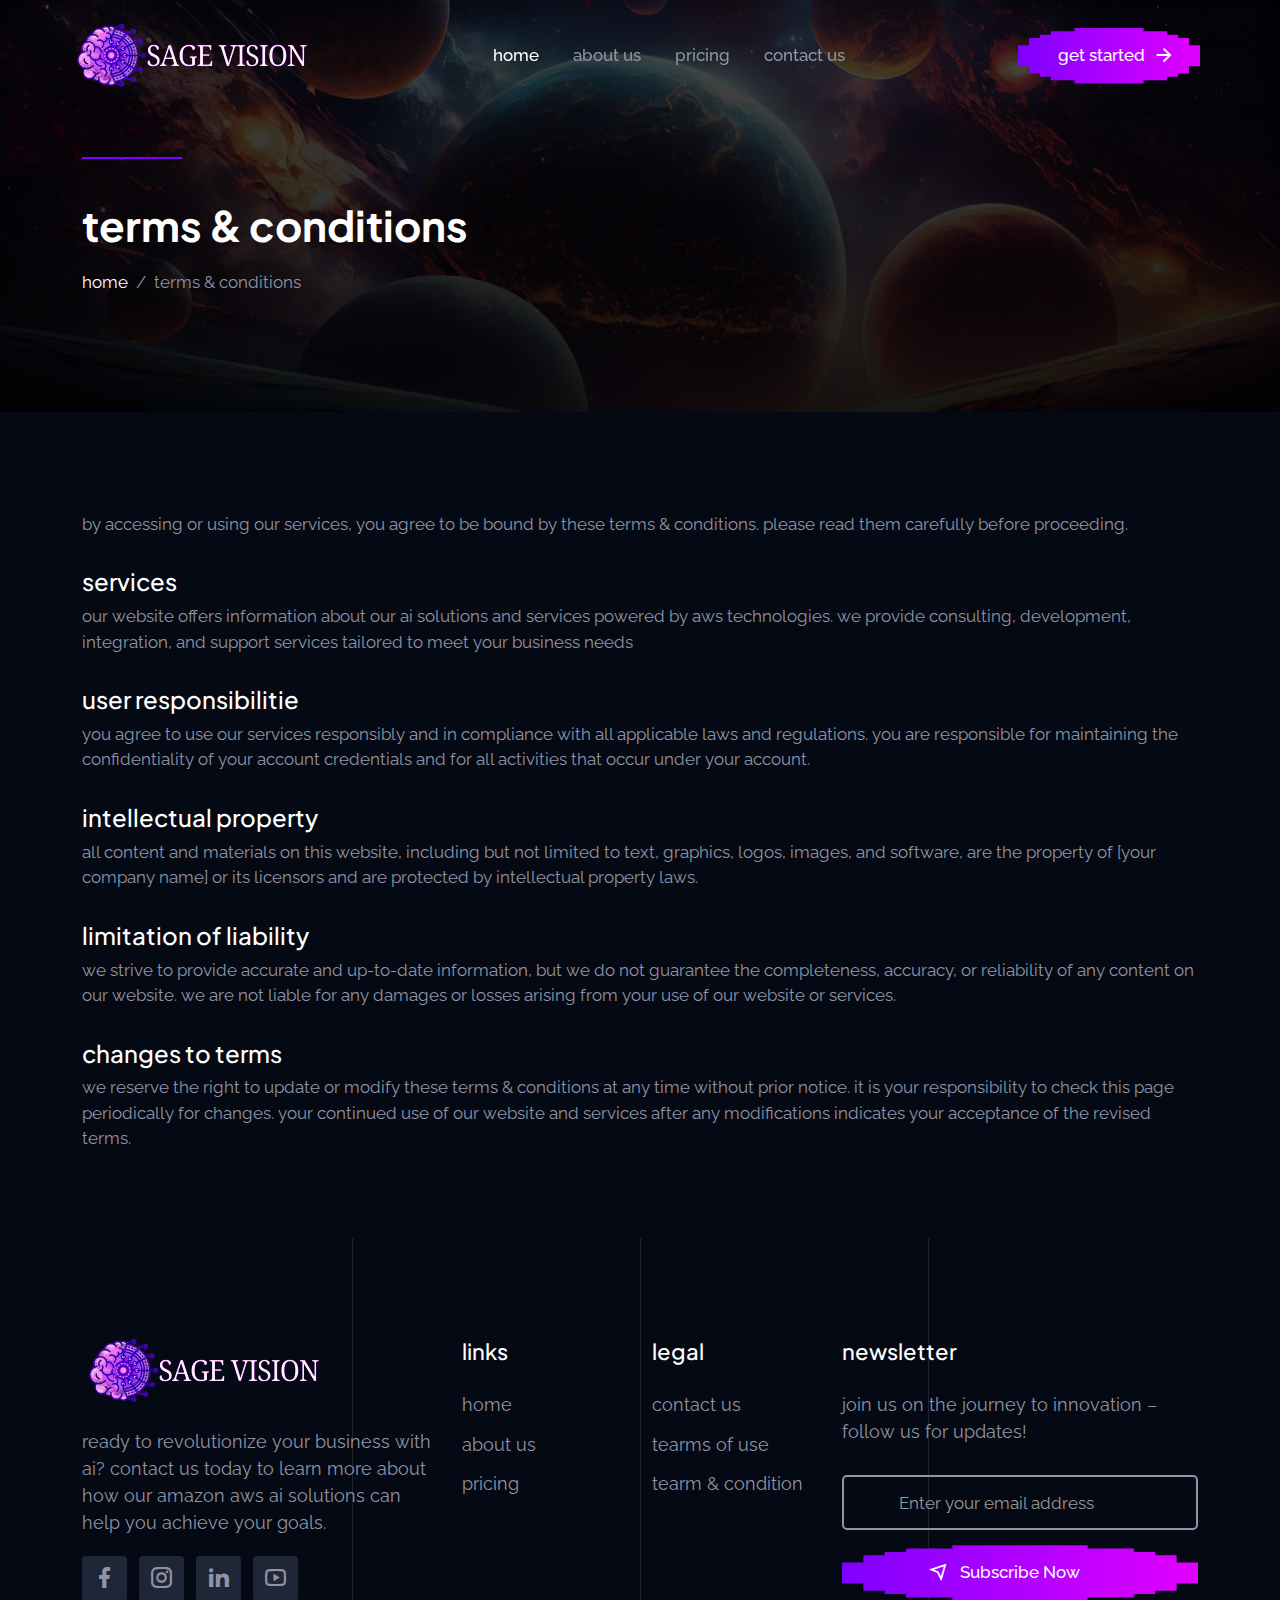
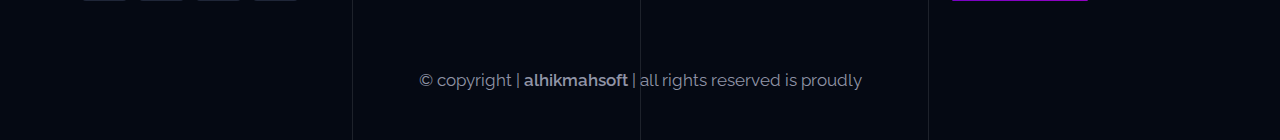
<file: terms-conditions.html>
<!DOCTYPE html>
<html lang="en">
    <head>
        <meta charset="UTF-8">
        <meta name="viewport" content="width=device-width, initial-scale=1.0">
        <title>Sage Vision</title>

        <!-- CSS Linked -->
        <link rel="stylesheet" href="assets/css/bootstrap.min.css">
        <link rel="stylesheet" href="assets/css/owl.carousel.min.css">
        <link rel="stylesheet" href="assets/css/owl.theme.default.min.css">
        <link rel="stylesheet" href="assets/css/remixicon.min.css">
        <link rel="stylesheet" href="assets/css/odometer.min.css">
        <link rel="stylesheet" href="assets/css/flaticon.css">
        <link rel="stylesheet" href="assets/css/aos.css">
        <link rel="stylesheet" href="assets/css/style.css">
        <link rel="stylesheet" href="assets/css/responsive.css">
        
        <!-- favicon Linked -->
        <link rel="icon" type="image/png" href="assets/img/favicon.png">

    </head>
    <body>

        <!-- Start Navbar Area -->
        <nav class="navbar navbar-expand-lg mb-nav" id="navbar">
            <div class="container-fluid">
                <a class="navbar-brand" href="index.html">
                    <img src="assets/img/logo.png" alt="">
                </a>
                <a class="navbar-toggler text-decoration-none" data-bs-toggle="offcanvas" href="#navbarOffcanvas" role="button" aria-controls="navbarOffcanvas">
                    <span class="burger-menu">
                        <span class="top-bar"></span>
                        <span class="middle-bar"></span>
                        <span class="bottom-bar"></span>
                    </span>
                </a>
                <div class="collapse navbar-collapse">
                    <ul class="navbar-nav">
                        <li class="nav-item">
                            <a href="index.html" class="nav-link active">
                                Home
                            </a>
                        </li>
                        <li class="nav-item">
                            <a href="about.html" class="nav-link">
                                About Us
                            </a>
                        </li>

                        <li class="nav-item">
                            <a href="pricing.html" class="nav-link">
                                pricing
                            </a>
                        </li>
                        <li class="nav-item">
                            <a href="contact.html" class="nav-link">
                                Contact Us
                            </a>
                        </li>
                    </ul>
                    <div class="nav-btn">
                        <a href="contact.html" class="default-btn">
                            Get Started
                            <i class="ri-arrow-right-line"></i>
                        </a>
                    </div>
                </div>
            </div>
        </nav>
        <!-- End Navbar Area -->

        <!-- Start Responsive Navbar Area -->
        <div class="responsive-navbar offcanvas offcanvas-end border-0" data-bs-backdrop="static" tabindex="-1" id="navbarOffcanvas">
            <div class="offcanvas-header">
                <a href="index.html" class="logo d-inline-block">
                   <img src="assets/img/logo.png" alt="">
                </a>
                <button type="button" class="close-btn bg-transparent position-relative lh-1 p-0 border-0" data-bs-dismiss="offcanvas" aria-label="Close">
                    <i class="ri-close-line"></i>
                </button>
            </div>
            <div class="offcanvas-body">
                <ul class="responsive-menu">
                    <li class="responsive-menu-list without-icon">
                        <a href="index.html" class="active">Home</a>
                    </li>

                    <li class="responsive-menu-list without-icon">
                        <a href="about.html">About</a>
                    </li>
                    
                    <li class="responsive-menu-list without-icon">
                        <a href="pricing.html">Pricing</a>
                    </li>
                    <li class="responsive-menu-list without-icon">
                        <a href="contact.html">Contact</a>
                    </li>
                </ul>
                <div class="others-option d-md-flex align-items-center">
                    <div class="option-item">
                        <a href="contact.html" class="default-btn">
                            <i class="ri-arrow-right-line"></i>
                            <span>Get Started</span>
                        </a>
                    </div>
                </div>
            </div>
        </div>
        <!-- End Responsive Navbar Area -->

        <!-- Start Banner Area -->
        <div class="section-banner">
            <div class="container">
                <div class="section-banner-title">
                    <h1>Terms & Conditions</h1>
                    <nav style="--bs-breadcrumb-divider: '/';" aria-label="breadcrumb">
                        <ol class="breadcrumb">
                            <li class="breadcrumb-item"><a href="index.html">Home</a></li>
                            <li class="breadcrumb-item active" aria-current="page">Terms & Conditions</li>
                        </ol>
                    </nav>
                </div>
            </div>
        </div>
        <!-- End Banner Area -->

        <!-- Start Terms & Conditions Area -->
        <div class="terms-conditions-area pt-100 pb-70">
            <div class="container">
                <div class="content">
                    

                    <p>
                        By accessing or using our services, you agree to be bound by these Terms & Conditions. Please read them carefully before proceeding.                    </p>

                    <h4>Services</h4>
                    <p>
                        Our website offers information about our AI solutions and services powered by AWS technologies. We provide consulting, development, integration, and support services tailored to meet your business needs
                    </p>

                    <h4>User Responsibilitie</h4>
                    <p>
                        You agree to use our services responsibly and in compliance with all applicable laws and regulations. You are responsible for maintaining the confidentiality of your account credentials and for all activities that occur under your account.                    </p>

                    <h4>Intellectual Property
                    </h4>
                    <p>
                        All content and materials on this website, including but not limited to text, graphics, logos, images, and software, are the property of [Your Company Name] or its licensors and are protected by intellectual property laws.                    </p>

                    <h4>Limitation of Liability</h4>
                    <p>
                        We strive to provide accurate and up-to-date information, but we do not guarantee the completeness, accuracy, or reliability of any content on our website. We are not liable for any damages or losses arising from your use of our website or services.                    </p>

                    <h4>Changes to Terms</h4>
                    <p>
                        We reserve the right to update or modify these Terms & Conditions at any time without prior notice. It is your responsibility to check this page periodically for changes. Your continued use of our website and services after any modifications indicates your acceptance of the revised terms.

                    </div>
            </div>
        </div>
        <!-- End Terms & Conditions Area -->

        <!-- Start Footer Area -->
        <footer class="footer-area">
            <div class="container">
                <div class="footer-top-area pt-100">
                    <div class="row">
                        <div class="col-lg-4 col-md-6 col-sm-6">
                            <div class="single-footer-widget">
                                <a href="index.html" class="logo">
                                    <img src="assets/img/logo.png" alt="">
                                </a>
                                <p>Ready to revolutionize your business with AI? Contact us today to learn more about how our Amazon AWS AI solutions can help you achieve your goals.</p>
                                <ul class="social-links">
                                    <li><a href="https://www.facebook.com/" target="_blank"><i class="ri-facebook-fill"></i></a></li>
                                    <li><a href="https://www.instagram.com/" target="_blank"><i class="ri-instagram-line"></i></a></li>
                                    <li><a href="https://www.linkedin.com/" target="_blank"><i class="ri-linkedin-fill"></i></a></li>
                                    <li><a href="https://www.youtube.com/" target="_blank"><i class="ri-youtube-line"></i></a></li>
                                </ul>
                            </div>
                        </div>
                        <div class="col-lg-2 col-md-6 col-sm-6">
                            <div class="single-footer-widget pl-5">
                                <h3>Links</h3>
                                <ul class="links-list">
                                    <li><a href="index.html">Home</a></li>
                                    <li><a href="about.html">About Us</a></li>
                                    <li><a href="pricing.html">Pricing</a></li>
                                </ul>
                            </div>
                        </div>
                        <div class="col-lg-2 col-md-6 col-sm-6">
                            <div class="single-footer-widget">
                                <h3>Legal</h3>
                                <ul class="links-list">
                                    <li><a href="contact.html">Contact Us</a></li>
                                    <li><a href="terms-conditions.html">Tearms of Use</a></li>
                                    <li><a href="terms-conditions.html">Tearm & Condition</a></li>
                                </ul>
                            </div>
                        </div>
                        <div class="col-lg-4 col-md-6 col-sm-6">
                            <div class="single-footer-widget">
                                <h3>Newsletter</h3>
                                <div class="footer-newsletter-info">
                                    <p>Join us on the journey to innovation – Follow us for updates! </p>
                                    <form class="newsletter-form" data-toggle="validator">
                                        <label><i class='bx bx-envelope-open'></i></label>
                                        <input type="text" class="input-newsletter" placeholder="Enter your email address" name="EMAIL" required autocomplete="off">
                                        <button type="submit" class="default-btn"><i class="ri-send-plane-line"></i> Subscribe Now</button>
                                        <div id="validator-newsletter2" class="form-result"></div>
                                    </form>
                                </div>
                            </div>
                        </div>
                    </div>
                </div>
                <div class="pr-line"></div>
                <div class="footer-bottom-area">
                    <p>© Copyright | <a href="https://alhikmahsoft.com" target="_blank">AlHikmahSoft</a>  | All Rights Reserved is Proudly </p>
                </div>
            </div>
            <div class="lines">
                <div class="line"></div>
                <div class="line"></div>
                <div class="line"></div>
            </div>
        </footer>
        <!-- End Footer Area -->

        <!-- Top to Bottom -->
        <div id="progress">
            <span id="progress-value"><i class="ri-arrow-up-line"></i></span>
        </div>
        <!-- End Top to Bottom -->

        <!-- Js Linked -->
        <script src="assets/js/jquery.min.js"></script>
        <script src="assets/js/bootstrap.bundle.min.js"></script>
        <script src="assets/js/aos.js"></script>
        <script src="assets/js/appear.min.js"></script>
        <script src="assets/js/odometer.min.js"></script>
        <script src="assets/js/owl.carousel.min.js"></script>
        <script src="assets/js/ainext.js"></script>
    </body>
</html>
</file>
<file: assets/css/flaticon.css>
@font-face{font-family:uicons-thin-rounded;src:url("../fonts/uicons-thin-rounded.eot#iefix") format("embedded-opentype"),url("../fonts/uicons-thin-rounded.woff2") format("woff2"),url("../fonts/uicons-thin-rounded.woff") format("woff")}i[class*=" fi-tr-"]:before,i[class^=fi-tr-]:before,span[class*=fi-tr-]:before,span[class^=fi-tr-]:before{font-family:uicons-thin-rounded!important;font-style:normal;font-weight:400!important;font-variant:normal;text-transform:none;line-height:1;-webkit-font-smoothing:antialiased;-moz-osx-font-smoothing:grayscale}.fi-tr-0:before{content:"\f101"}.fi-tr-1:before{content:"\f102"}.fi-tr-2:before{content:"\f103"}.fi-tr-3:before{content:"\f104"}.fi-tr-360-degrees:before{content:"\f105"}.fi-tr-4:before{content:"\f106"}.fi-tr-5:before{content:"\f107"}.fi-tr-6:before{content:"\f108"}.fi-tr-7:before{content:"\f109"}.fi-tr-8:before{content:"\f10a"}.fi-tr-9:before{content:"\f10b"}.fi-tr-a:before{content:"\f10c"}.fi-tr-acorn:before{content:"\f10d"}.fi-tr-ad:before{content:"\f10e"}.fi-tr-address-book:before{content:"\f10f"}.fi-tr-address-card:before{content:"\f110"}.fi-tr-air-conditioner:before{content:"\f111"}.fi-tr-air-freshener:before{content:"\f112"}.fi-tr-airplay:before{content:"\f113"}.fi-tr-alarm-exclamation:before{content:"\f114"}.fi-tr-alarm-plus:before{content:"\f115"}.fi-tr-alarm-snooze:before{content:"\f116"}.fi-tr-album-circle-plus:before{content:"\f117"}.fi-tr-album-circle-user:before{content:"\f118"}.fi-tr-album-collection:before{content:"\f119"}.fi-tr-album:before{content:"\f11a"}.fi-tr-alien:before{content:"\f11b"}.fi-tr-align-slash:before{content:"\f11c"}.fi-tr-anchor:before{content:"\f11d"}.fi-tr-angel:before{content:"\f11e"}.fi-tr-angle-circle-down:before{content:"\f11f"}.fi-tr-angle-circle-left:before{content:"\f120"}.fi-tr-angle-circle-right:before{content:"\f121"}.fi-tr-angle-circle-up:before{content:"\f122"}.fi-tr-angle-double-left:before{content:"\f123"}.fi-tr-angle-double-right:before{content:"\f124"}.fi-tr-angle-double-small-down:before{content:"\f125"}.fi-tr-angle-double-small-left:before{content:"\f126"}.fi-tr-angle-double-small-right:before{content:"\f127"}.fi-tr-angle-double-small-up:before{content:"\f128"}.fi-tr-angle-down:before{content:"\f129"}.fi-tr-angle-left:before{content:"\f12a"}.fi-tr-angle-right:before{content:"\f12b"}.fi-tr-angle-small-down:before{content:"\f12c"}.fi-tr-angle-small-left:before{content:"\f12d"}.fi-tr-angle-small-right:before{content:"\f12e"}.fi-tr-angle-small-up:before{content:"\f12f"}.fi-tr-angle-square-down:before{content:"\f130"}.fi-tr-angle-square-left:before{content:"\f131"}.fi-tr-angle-square-right:before{content:"\f132"}.fi-tr-angle-square-up:before{content:"\f133"}.fi-tr-angle-up:before{content:"\f134"}.fi-tr-angry:before{content:"\f135"}.fi-tr-animated-icon:before{content:"\f136"}.fi-tr-apartment:before{content:"\f137"}.fi-tr-aperture:before{content:"\f138"}.fi-tr-api:before{content:"\f139"}.fi-tr-apple-crate:before{content:"\f13a"}.fi-tr-archway:before{content:"\f13b"}.fi-tr-arrow-alt-circle-down:before{content:"\f13c"}.fi-tr-arrow-alt-circle-left:before{content:"\f13d"}.fi-tr-arrow-alt-circle-right:before{content:"\f13e"}.fi-tr-arrow-alt-circle-up:before{content:"\f13f"}.fi-tr-arrow-alt-down:before{content:"\f140"}.fi-tr-arrow-alt-from-bottom:before{content:"\f141"}.fi-tr-arrow-alt-from-left:before{content:"\f142"}.fi-tr-arrow-alt-from-right:before{content:"\f143"}.fi-tr-arrow-alt-from-top:before{content:"\f144"}.fi-tr-arrow-alt-left:before{content:"\f145"}.fi-tr-arrow-alt-right:before{content:"\f146"}.fi-tr-arrow-alt-square-down:before{content:"\f147"}.fi-tr-arrow-alt-square-left:before{content:"\f148"}.fi-tr-arrow-alt-square-right:before{content:"\f149"}.fi-tr-arrow-alt-square-up:before{content:"\f14a"}.fi-tr-arrow-alt-to-bottom:before{content:"\f14b"}.fi-tr-arrow-alt-to-left:before{content:"\f14c"}.fi-tr-arrow-alt-to-right:before{content:"\f14d"}.fi-tr-arrow-alt-to-top:before{content:"\f14e"}.fi-tr-arrow-alt-up:before{content:"\f14f"}.fi-tr-arrow-circle-down:before{content:"\f150"}.fi-tr-arrow-circle-left:before{content:"\f151"}.fi-tr-arrow-circle-right:before{content:"\f152"}.fi-tr-arrow-circle-up:before{content:"\f153"}.fi-tr-arrow-down-from-dotted-line:before{content:"\f154"}.fi-tr-arrow-down-left:before{content:"\f155"}.fi-tr-arrow-down-small-big:before{content:"\f156"}.fi-tr-arrow-down-to-dotted-line:before{content:"\f157"}.fi-tr-arrow-down-to-square:before{content:"\f158"}.fi-tr-arrow-down-triangle-square:before{content:"\f159"}.fi-tr-arrow-down:before{content:"\f15a"}.fi-tr-arrow-from-left:before{content:"\f15b"}.fi-tr-arrow-from-right:before{content:"\f15c"}.fi-tr-arrow-from-top:before{content:"\f15d"}.fi-tr-arrow-left-from-line:before{content:"\f15e"}.fi-tr-arrow-left:before{content:"\f15f"}.fi-tr-arrow-right-to-bracket:before{content:"\f160"}.fi-tr-arrow-right:before{content:"\f161"}.fi-tr-arrow-small-down:before{content:"\f162"}.fi-tr-arrow-small-left:before{content:"\f163"}.fi-tr-arrow-small-right:before{content:"\f164"}.fi-tr-arrow-small-up:before{content:"\f165"}.fi-tr-arrow-square-down:before{content:"\f166"}.fi-tr-arrow-square-left:before{content:"\f167"}.fi-tr-arrow-square-right:before{content:"\f168"}.fi-tr-arrow-square-up:before{content:"\f169"}.fi-tr-arrow-to-bottom:before{content:"\f16a"}.fi-tr-arrow-to-left:before{content:"\f16b"}.fi-tr-arrow-to-right:before{content:"\f16c"}.fi-tr-arrow-to-top:before{content:"\f16d"}.fi-tr-arrow-trend-down:before{content:"\f16e"}.fi-tr-arrow-trend-up:before{content:"\f16f"}.fi-tr-arrow-turn-down-left:before{content:"\f170"}.fi-tr-arrow-turn-down-right:before{content:"\f171"}.fi-tr-arrow-up-from-dotted-line:before{content:"\f172"}.fi-tr-arrow-up-from-square:before{content:"\f173"}.fi-tr-arrow-up-left-from-circle:before{content:"\f174"}.fi-tr-arrow-up-left:before{content:"\f175"}.fi-tr-arrow-up-right-and-arrow-down-left-from-center:before{content:"\f176"}.fi-tr-arrow-up-right-from-square:before{content:"\f177"}.fi-tr-arrow-up-right:before{content:"\f178"}.fi-tr-arrow-up-small-big:before{content:"\f179"}.fi-tr-arrow-up-square-triangle:before{content:"\f17a"}.fi-tr-arrow-up-to-dotted-line:before{content:"\f17b"}.fi-tr-arrow-up:before{content:"\f17c"}.fi-tr-arrows-alt-h:before{content:"\f17d"}.fi-tr-arrows-alt-v:before{content:"\f17e"}.fi-tr-arrows-alt:before{content:"\f17f"}.fi-tr-arrows-cross:before{content:"\f180"}.fi-tr-arrows-from-dotted-line:before{content:"\f181"}.fi-tr-arrows-from-line:before{content:"\f182"}.fi-tr-arrows-h-copy:before{content:"\f183"}.fi-tr-arrows-h:before{content:"\f184"}.fi-tr-arrows-repeat-1:before{content:"\f185"}.fi-tr-arrows-repeat:before{content:"\f186"}.fi-tr-arrows-retweet:before{content:"\f187"}.fi-tr-arrows-to-dotted-line:before{content:"\f188"}.fi-tr-arrows-to-line:before{content:"\f189"}.fi-tr-arrows:before{content:"\f18a"}.fi-tr-assistive-listening-systems:before{content:"\f18b"}.fi-tr-at:before{content:"\f18c"}.fi-tr-attribution-pen:before{content:"\f18d"}.fi-tr-attribution-pencil:before{content:"\f18e"}.fi-tr-aubergine:before{content:"\f18f"}.fi-tr-audio-description-slash:before{content:"\f190"}.fi-tr-austral-sign:before{content:"\f191"}.fi-tr-avocado:before{content:"\f192"}.fi-tr-b:before{content:"\f193"}.fi-tr-baby-carriage:before{content:"\f194"}.fi-tr-baby:before{content:"\f195"}.fi-tr-background:before{content:"\f196"}.fi-tr-bacon:before{content:"\f197"}.fi-tr-bacteria:before{content:"\f198"}.fi-tr-bacterium:before{content:"\f199"}.fi-tr-badge-check:before{content:"\f19a"}.fi-tr-badge-dollar:before{content:"\f19b"}.fi-tr-badge-percent:before{content:"\f19c"}.fi-tr-badge-sheriff:before{content:"\f19d"}.fi-tr-bags-shopping:before{content:"\f19e"}.fi-tr-bahai:before{content:"\f19f"}.fi-tr-baht-sign:before{content:"\f1a0"}.fi-tr-balance-scale-left:before{content:"\f1a1"}.fi-tr-balance-scale-right:before{content:"\f1a2"}.fi-tr-balance-scale:before{content:"\f1a3"}.fi-tr-ball-pile:before{content:"\f1a4"}.fi-tr-ballot-check:before{content:"\f1a5"}.fi-tr-ballot:before{content:"\f1a6"}.fi-tr-ban-bug:before{content:"\f1a7"}.fi-tr-bangladeshi-taka-sign:before{content:"\f1a8"}.fi-tr-banjo:before{content:"\f1a9"}.fi-tr-barcode-read:before{content:"\f1aa"}.fi-tr-barcode-scan:before{content:"\f1ab"}.fi-tr-barcode:before{content:"\f1ac"}.fi-tr-bars-filter:before{content:"\f1ad"}.fi-tr-bars-progress:before{content:"\f1ae"}.fi-tr-bars-sort:before{content:"\f1af"}.fi-tr-bars-staggered:before{content:"\f1b0"}.fi-tr-baseball-alt:before{content:"\f1b1"}.fi-tr-basket-shopping-simple:before{content:"\f1b2"}.fi-tr-basketball-hoop:before{content:"\f1b3"}.fi-tr-battery-bolt:before{content:"\f1b4"}.fi-tr-battery-empty:before{content:"\f1b5"}.fi-tr-battery-exclamation:before{content:"\f1b6"}.fi-tr-battery-full:before{content:"\f1b7"}.fi-tr-battery-half:before{content:"\f1b8"}.fi-tr-battery-quarter:before{content:"\f1b9"}.fi-tr-battery-slash:before{content:"\f1ba"}.fi-tr-battery-three-quarters:before{content:"\f1bb"}.fi-tr-beacon:before{content:"\f1bc"}.fi-tr-bed-alt:before{content:"\f1bd"}.fi-tr-bell-concierge:before{content:"\f1be"}.fi-tr-bell-slash:before{content:"\f1bf"}.fi-tr-bells:before{content:"\f1c0"}.fi-tr-bench-tree:before{content:"\f1c1"}.fi-tr-betamax:before{content:"\f1c2"}.fi-tr-biking-mountain:before{content:"\f1c3"}.fi-tr-biking:before{content:"\f1c4"}.fi-tr-binary-circle-check:before{content:"\f1c5"}.fi-tr-binary-lock:before{content:"\f1c6"}.fi-tr-binary-slash:before{content:"\f1c7"}.fi-tr-binary:before{content:"\f1c8"}.fi-tr-binoculars:before{content:"\f1c9"}.fi-tr-biohazard:before{content:"\f1ca"}.fi-tr-bitcoin-sign:before{content:"\f1cb"}.fi-tr-blender-phone:before{content:"\f1cc"}.fi-tr-blinds-open:before{content:"\f1cd"}.fi-tr-blinds-raised:before{content:"\f1ce"}.fi-tr-blinds:before{content:"\f1cf"}.fi-tr-block-brick:before{content:"\f1d0"}.fi-tr-block-quote:before{content:"\f1d1"}.fi-tr-block:before{content:"\f1d2"}.fi-tr-blog-pencil:before{content:"\f1d3"}.fi-tr-blog-text:before{content:"\f1d4"}.fi-tr-bolt-auto:before{content:"\f1d5"}.fi-tr-bolt-slash:before{content:"\f1d6"}.fi-tr-bolt:before{content:"\f1d7"}.fi-tr-bomb:before{content:"\f1d8"}.fi-tr-bone-break:before{content:"\f1d9"}.fi-tr-bone:before{content:"\f1da"}.fi-tr-bong:before{content:"\f1db"}.fi-tr-book-arrow-right:before{content:"\f1dc"}.fi-tr-book-arrow-up:before{content:"\f1dd"}.fi-tr-book-atlas:before{content:"\f1de"}.fi-tr-book-bookmark:before{content:"\f1df"}.fi-tr-book-circle-arrow-right:before{content:"\f1e0"}.fi-tr-book-circle-arrow-up:before{content:"\f1e1"}.fi-tr-book-copy:before{content:"\f1e2"}.fi-tr-book-dead:before{content:"\f1e3"}.fi-tr-book-font:before{content:"\f1e4"}.fi-tr-book-medical:before{content:"\f1e5"}.fi-tr-book-open-cover:before{content:"\f1e6"}.fi-tr-book-open-reader:before{content:"\f1e7"}.fi-tr-book-quran:before{content:"\f1e8"}.fi-tr-book-section:before{content:"\f1e9"}.fi-tr-book-spells:before{content:"\f1ea"}.fi-tr-book-tanakh:before{content:"\f1eb"}.fi-tr-book-user:before{content:"\f1ec"}.fi-tr-bookmark-slash:before{content:"\f1ed"}.fi-tr-books-medical:before{content:"\f1ee"}.fi-tr-books:before{content:"\f1ef"}.fi-tr-border-all:before{content:"\f1f0"}.fi-tr-border-bottom:before{content:"\f1f1"}.fi-tr-border-center-h:before{content:"\f1f2"}.fi-tr-border-center-v:before{content:"\f1f3"}.fi-tr-border-inner:before{content:"\f1f4"}.fi-tr-border-left:before{content:"\f1f5"}.fi-tr-border-none:before{content:"\f1f6"}.fi-tr-border-outer:before{content:"\f1f7"}.fi-tr-border-right:before{content:"\f1f8"}.fi-tr-border-style-alt:before{content:"\f1f9"}.fi-tr-border-style:before{content:"\f1fa"}.fi-tr-border-top:before{content:"\f1fb"}.fi-tr-bottle:before{content:"\f1fc"}.fi-tr-bow-arrow:before{content:"\f1fd"}.fi-tr-bowl-chopsticks-noodles:before{content:"\f1fe"}.fi-tr-bowl-chopsticks:before{content:"\f1ff"}.fi-tr-bowl-rice:before{content:"\f200"}.fi-tr-bowling-ball:before{content:"\f201"}.fi-tr-bowling-pins:before{content:"\f202"}.fi-tr-box-ballot:before{content:"\f203"}.fi-tr-box-check:before{content:"\f204"}.fi-tr-box-dollar:before{content:"\f205"}.fi-tr-box-fragile:before{content:"\f206"}.fi-tr-box-heart:before{content:"\f207"}.fi-tr-box-open-full:before{content:"\f208"}.fi-tr-box-open:before{content:"\f209"}.fi-tr-box-tissue:before{content:"\f20a"}.fi-tr-box-up:before{content:"\f20b"}.fi-tr-boxes:before{content:"\f20c"}.fi-tr-boxing-glove:before{content:"\f20d"}.fi-tr-bracket-curly-right:before{content:"\f20e"}.fi-tr-bracket-curly:before{content:"\f20f"}.fi-tr-bracket-round-right:before{content:"\f210"}.fi-tr-bracket-round:before{content:"\f211"}.fi-tr-bracket-square-right:before{content:"\f212"}.fi-tr-bracket-square:before{content:"\f213"}.fi-tr-brackets-curly:before{content:"\f214"}.fi-tr-brackets-round:before{content:"\f215"}.fi-tr-brackets-square:before{content:"\f216"}.fi-tr-braille:before{content:"\f217"}.fi-tr-brain-circuit:before{content:"\f218"}.fi-tr-brain:before{content:"\f219"}.fi-tr-bread-loaf:before{content:"\f21a"}.fi-tr-bread:before{content:"\f21b"}.fi-tr-briefcase-arrow-right:before{content:"\f21c"}.fi-tr-briefcase-blank:before{content:"\f21d"}.fi-tr-brightness-low:before{content:"\f21e"}.fi-tr-brightness:before{content:"\f21f"}.fi-tr-bring-forward:before{content:"\f220"}.fi-tr-bring-front:before{content:"\f221"}.fi-tr-broadcast-tower:before{content:"\f222"}.fi-tr-broccoli:before{content:"\f223"}.fi-tr-broken-image:before{content:"\f224"}.fi-tr-browsers:before{content:"\f225"}.fi-tr-bug-slash:before{content:"\f226"}.fi-tr-bullet:before{content:"\f227"}.fi-tr-bullhorn:before{content:"\f228"}.fi-tr-bullseye-arrow:before{content:"\f229"}.fi-tr-bullseye-pointer:before{content:"\f22a"}.fi-tr-bullseye:before{content:"\f22b"}.fi-tr-burger-alt:before{content:"\f22c"}.fi-tr-burger-fries:before{content:"\f22d"}.fi-tr-burger-glass:before{content:"\f22e"}.fi-tr-burrito:before{content:"\f22f"}.fi-tr-bus-alt:before{content:"\f230"}.fi-tr-bus:before{content:"\f231"}.fi-tr-business-time:before{content:"\f232"}.fi-tr-c:before{content:"\f233"}.fi-tr-cabin:before{content:"\f234"}.fi-tr-cactus:before{content:"\f235"}.fi-tr-calculator-simple:before{content:"\f236"}.fi-tr-calendar-arrow-down:before{content:"\f237"}.fi-tr-calendar-arrow-up:before{content:"\f238"}.fi-tr-calendar-check:before{content:"\f239"}.fi-tr-calendar-clock:before{content:"\f23a"}.fi-tr-calendar-day:before{content:"\f23b"}.fi-tr-calendar-days:before{content:"\f23c"}.fi-tr-calendar-exclamation:before{content:"\f23d"}.fi-tr-calendar-heart:before{content:"\f23e"}.fi-tr-calendar-image:before{content:"\f23f"}.fi-tr-calendar-lines-pen:before{content:"\f240"}.fi-tr-calendar-lines:before{content:"\f241"}.fi-tr-calendar-minus:before{content:"\f242"}.fi-tr-calendar-pen:before{content:"\f243"}.fi-tr-calendar-plus:before{content:"\f244"}.fi-tr-calendar-star:before{content:"\f245"}.fi-tr-calendar-week:before{content:"\f246"}.fi-tr-calendar-xmark:before{content:"\f247"}.fi-tr-calendars:before{content:"\f248"}.fi-tr-call-history:before{content:"\f249"}.fi-tr-call-incoming:before{content:"\f24a"}.fi-tr-call-missed:before{content:"\f24b"}.fi-tr-call-outgoing:before{content:"\f24c"}.fi-tr-camcorder:before{content:"\f24d"}.fi-tr-camera-cctv:before{content:"\f24e"}.fi-tr-camera-movie:before{content:"\f24f"}.fi-tr-camera-retro:before{content:"\f250"}.fi-tr-camera-rotate:before{content:"\f251"}.fi-tr-camera-security:before{content:"\f252"}.fi-tr-camera-slash:before{content:"\f253"}.fi-tr-camera-viewfinder:before{content:"\f254"}.fi-tr-campfire:before{content:"\f255"}.fi-tr-candle-holder:before{content:"\f256"}.fi-tr-candy-alt:before{content:"\f257"}.fi-tr-candy-cane:before{content:"\f258"}.fi-tr-candy-corn:before{content:"\f259"}.fi-tr-candy:before{content:"\f25a"}.fi-tr-Cannabis:before{content:"\f25b"}.fi-tr-canned-food:before{content:"\f25c"}.fi-tr-capsules:before{content:"\f25d"}.fi-tr-car-alt:before{content:"\f25e"}.fi-tr-car-battery:before{content:"\f25f"}.fi-tr-car-bolt:before{content:"\f260"}.fi-tr-car-building:before{content:"\f261"}.fi-tr-car-bump:before{content:"\f262"}.fi-tr-car-bus:before{content:"\f263"}.fi-tr-car-circle-bolt:before{content:"\f264"}.fi-tr-car-crash:before{content:"\f265"}.fi-tr-car-garage:before{content:"\f266"}.fi-tr-car-mechanic:before{content:"\f267"}.fi-tr-car-side-bolt:before{content:"\f268"}.fi-tr-car-side:before{content:"\f269"}.fi-tr-car-tilt:before{content:"\f26a"}.fi-tr-car-wash:before{content:"\f26b"}.fi-tr-caravan-alt:before{content:"\f26c"}.fi-tr-caravan:before{content:"\f26d"}.fi-tr-caret-circle-down:before{content:"\f26e"}.fi-tr-caret-circle-right:before{content:"\f26f"}.fi-tr-caret-circle-up:before{content:"\f270"}.fi-tr-caret-down:before{content:"\f271"}.fi-tr-caret-left:before{content:"\f272"}.fi-tr-caret-right:before{content:"\f273"}.fi-tr-caret-square-down:before{content:"\f274"}.fi-tr-caret-square-left_1:before{content:"\f275"}.fi-tr-caret-square-left:before{content:"\f276"}.fi-tr-caret-square-right:before{content:"\f277"}.fi-tr-caret-square-up:before{content:"\f278"}.fi-tr-caret-up:before{content:"\f279"}.fi-tr-cars:before{content:"\f27a"}.fi-tr-cart-arrow-down:before{content:"\f27b"}.fi-tr-cart-minus:before{content:"\f27c"}.fi-tr-cart-shopping-fast:before{content:"\f27d"}.fi-tr-cash-register:before{content:"\f27e"}.fi-tr-cassette-tape:before{content:"\f27f"}.fi-tr-cassette-vhs:before{content:"\f280"}.fi-tr-castle:before{content:"\f281"}.fi-tr-cauldron:before{content:"\f282"}.fi-tr-cedi-sign:before{content:"\f283"}.fi-tr-cello:before{content:"\f284"}.fi-tr-cent-sign:before{content:"\f285"}.fi-tr-chair-office:before{content:"\f286"}.fi-tr-chair:before{content:"\f287"}.fi-tr-chalkboard-user:before{content:"\f288"}.fi-tr-charging-station:before{content:"\f289"}.fi-tr-chart-area:before{content:"\f28a"}.fi-tr-chart-bullet:before{content:"\f28b"}.fi-tr-chart-candlestick:before{content:"\f28c"}.fi-tr-chart-gantt:before{content:"\f28d"}.fi-tr-chart-line-up:before{content:"\f28e"}.fi-tr-chart-mixed:before{content:"\f28f"}.fi-tr-chart-radar:before{content:"\f290"}.fi-tr-chart-scatter-3d:before{content:"\f291"}.fi-tr-chart-scatter-bubble:before{content:"\f292"}.fi-tr-chart-scatter:before{content:"\f293"}.fi-tr-chart-simple-horizontal:before{content:"\f294"}.fi-tr-chart-simple:before{content:"\f295"}.fi-tr-chart-tree-map:before{content:"\f296"}.fi-tr-chart-user:before{content:"\f297"}.fi-tr-chart-waterfall:before{content:"\f298"}.fi-tr-check-circle:before{content:"\f299"}.fi-tr-check-double:before{content:"\f29a"}.fi-tr-cheese-alt:before{content:"\f29b"}.fi-tr-cheeseburger:before{content:"\f29c"}.fi-tr-cherry:before{content:"\f29d"}.fi-tr-chess-bishop:before{content:"\f29e"}.fi-tr-chess-board:before{content:"\f29f"}.fi-tr-chess-clock-alt:before{content:"\f2a0"}.fi-tr-chess-clock:before{content:"\f2a1"}.fi-tr-chess-king-alt:before{content:"\f2a2"}.fi-tr-chess-king:before{content:"\f2a3"}.fi-tr-chess-knight-alt:before{content:"\f2a4"}.fi-tr-chess-knight:before{content:"\f2a5"}.fi-tr-chess-pawn-alt:before{content:"\f2a6"}.fi-tr-chess-pawn:before{content:"\f2a7"}.fi-tr-chess-queen-alt:before{content:"\f2a8"}.fi-tr-chess-queen:before{content:"\f2a9"}.fi-tr-chess-rook-alt:before{content:"\f2aa"}.fi-tr-chess-rook:before{content:"\f2ab"}.fi-tr-chess:before{content:"\f2ac"}.fi-tr-chevron-double-down:before{content:"\f2ad"}.fi-tr-chevron-double-up:before{content:"\f2ae"}.fi-tr-chocolate-bar:before{content:"\f2af"}.fi-tr-circle-0:before{content:"\f2b0"}.fi-tr-circle-1:before{content:"\f2b1"}.fi-tr-circle-2:before{content:"\f2b2"}.fi-tr-circle-3:before{content:"\f2b3"}.fi-tr-circle-4:before{content:"\f2b4"}.fi-tr-circle-5:before{content:"\f2b5"}.fi-tr-circle-6:before{content:"\f2b6"}.fi-tr-circle-7:before{content:"\f2b7"}.fi-tr-circle-8:before{content:"\f2b8"}.fi-tr-circle-9:before{content:"\f2b9"}.fi-tr-circle-a:before{content:"\f2ba"}.fi-tr-circle-b:before{content:"\f2bb"}.fi-tr-circle-bolt:before{content:"\f2bc"}.fi-tr-circle-book-open:before{content:"\f2bd"}.fi-tr-circle-bookmark:before{content:"\f2be"}.fi-tr-circle-c:before{content:"\f2bf"}.fi-tr-circle-calendar:before{content:"\f2c0"}.fi-tr-circle-camera:before{content:"\f2c1"}.fi-tr-circle-d:before{content:"\f2c2"}.fi-tr-circle-dashed:before{content:"\f2c3"}.fi-tr-circle-e:before{content:"\f2c4"}.fi-tr-circle-ellipsis-vertical:before{content:"\f2c5"}.fi-tr-circle-ellipsis:before{content:"\f2c6"}.fi-tr-circle-envelope:before{content:"\f2c7"}.fi-tr-circle-exclamation-check:before{content:"\f2c8"}.fi-tr-circle-f:before{content:"\f2c9"}.fi-tr-circle-g:before{content:"\f2ca"}.fi-tr-circle-h:before{content:"\f2cb"}.fi-tr-circle-half-stroke:before{content:"\f2cc"}.fi-tr-circle-half:before{content:"\f2cd"}.fi-tr-circle-heart:before{content:"\f2ce"}.fi-tr-circle-i:before{content:"\f2cf"}.fi-tr-circle-j:before{content:"\f2d0"}.fi-tr-circle-k:before{content:"\f2d1"}.fi-tr-circle-l:before{content:"\f2d2"}.fi-tr-circle-m:before{content:"\f2d3"}.fi-tr-circle-microphone-lines:before{content:"\f2d4"}.fi-tr-circle-microphone:before{content:"\f2d5"}.fi-tr-circle-n:before{content:"\f2d6"}.fi-tr-circle-o:before{content:"\f2d7"}.fi-tr-circle-p:before{content:"\f2d8"}.fi-tr-circle-phone-flip:before{content:"\f2d9"}.fi-tr-circle-phone-hangup:before{content:"\f2da"}.fi-tr-circle-phone:before{content:"\f2db"}.fi-tr-circle-q:before{content:"\f2dc"}.fi-tr-circle-quarters-alt:before{content:"\f2dd"}.fi-tr-circle-quarters:before{content:"\f2de"}.fi-tr-circle-r:before{content:"\f2df"}.fi-tr-circle-s:before{content:"\f2e0"}.fi-tr-circle-small:before{content:"\f2e1"}.fi-tr-circle-star:before{content:"\f2e2"}.fi-tr-circle-t:before{content:"\f2e3"}.fi-tr-circle-three-quarters:before{content:"\f2e4"}.fi-tr-circle-trash:before{content:"\f2e5"}.fi-tr-circle-u:before{content:"\f2e6"}.fi-tr-circle-user:before{content:"\f2e7"}.fi-tr-circle-v:before{content:"\f2e8"}.fi-tr-circle-video:before{content:"\f2e9"}.fi-tr-circle-w:before{content:"\f2ea"}.fi-tr-circle-waveform-lines:before{content:"\f2eb"}.fi-tr-circle-x:before{content:"\f2ec"}.fi-tr-circle-xmark:before{content:"\f2ed"}.fi-tr-circle-y:before{content:"\f2ee"}.fi-tr-circle-z:before{content:"\f2ef"}.fi-tr-circle:before{content:"\f2f0"}.fi-tr-city:before{content:"\f2f1"}.fi-tr-clapperboard-play:before{content:"\f2f2"}.fi-tr-clapperboard:before{content:"\f2f3"}.fi-tr-clarinet:before{content:"\f2f4"}.fi-tr-claw-marks:before{content:"\f2f5"}.fi-tr-clipboard-list-check:before{content:"\f2f6"}.fi-tr-clipboard-list:before{content:"\f2f7"}.fi-tr-clipboard-prescription:before{content:"\f2f8"}.fi-tr-clipboard-user:before{content:"\f2f9"}.fi-tr-clipboard:before{content:"\f2fa"}.fi-tr-clock-eight-thirty:before{content:"\f2fb"}.fi-tr-clock-eleven-thirty:before{content:"\f2fc"}.fi-tr-clock-eleven:before{content:"\f2fd"}.fi-tr-clock-five-thirty:before{content:"\f2fe"}.fi-tr-clock-five:before{content:"\f2ff"}.fi-tr-clock-four-thirty:before{content:"\f300"}.fi-tr-clock-nine-thirty:before{content:"\f301"}.fi-tr-clock-nine:before{content:"\f302"}.fi-tr-clock-one-thirty:before{content:"\f303"}.fi-tr-clock-one:before{content:"\f304"}.fi-tr-clock-seven-thirty:before{content:"\f305"}.fi-tr-clock-seven:before{content:"\f306"}.fi-tr-clock-six-thirty:before{content:"\f307"}.fi-tr-clock-six:before{content:"\f308"}.fi-tr-clock-ten-thirty:before{content:"\f309"}.fi-tr-clock-ten:before{content:"\f30a"}.fi-tr-clock-three-thirty:before{content:"\f30b"}.fi-tr-clock-three:before{content:"\f30c"}.fi-tr-clock-twelve-thirty:before{content:"\f30d"}.fi-tr-clock-twelve:before{content:"\f30e"}.fi-tr-clock-two-thirty:before{content:"\f30f"}.fi-tr-clock-two:before{content:"\f310"}.fi-tr-clone:before{content:"\f311"}.fi-tr-closed-captioning-slash:before{content:"\f312"}.fi-tr-cloud-download-alt:before{content:"\f313"}.fi-tr-cloud-drizzle:before{content:"\f314"}.fi-tr-cloud-exclamation:before{content:"\f315"}.fi-tr-cloud-hail-mixed:before{content:"\f316"}.fi-tr-cloud-hail:before{content:"\f317"}.fi-tr-cloud-meatball:before{content:"\f318"}.fi-tr-cloud-moon-rain:before{content:"\f319"}.fi-tr-cloud-moon:before{content:"\f31a"}.fi-tr-cloud-question:before{content:"\f31b"}.fi-tr-cloud-rain:before{content:"\f31c"}.fi-tr-cloud-rainbow:before{content:"\f31d"}.fi-tr-cloud-showers-heavy:before{content:"\f31e"}.fi-tr-cloud-showers:before{content:"\f31f"}.fi-tr-cloud-sleet:before{content:"\f320"}.fi-tr-cloud-snow:before{content:"\f321"}.fi-tr-cloud-sun-rain:before{content:"\f322"}.fi-tr-cloud-sun:before{content:"\f323"}.fi-tr-cloud-upload-alt:before{content:"\f324"}.fi-tr-clouds-moon:before{content:"\f325"}.fi-tr-clouds-sun:before{content:"\f326"}.fi-tr-club:before{content:"\f327"}.fi-tr-code-branch:before{content:"\f328"}.fi-tr-code-commit:before{content:"\f329"}.fi-tr-code-compare:before{content:"\f32a"}.fi-tr-code-fork:before{content:"\f32b"}.fi-tr-code-merge:before{content:"\f32c"}.fi-tr-code-pull-request-closed:before{content:"\f32d"}.fi-tr-code-pull-request-draft:before{content:"\f32e"}.fi-tr-code-pull-request:before{content:"\f32f"}.fi-tr-code-simple:before{content:"\f330"}.fi-tr-coffee-bean:before{content:"\f331"}.fi-tr-coffee-beans:before{content:"\f332"}.fi-tr-coffee-pot:before{content:"\f333"}.fi-tr-coffin-cross:before{content:"\f334"}.fi-tr-coffin:before{content:"\f335"}.fi-tr-coin:before{content:"\f336"}.fi-tr-coins:before{content:"\f337"}.fi-tr-colon-sign:before{content:"\f338"}.fi-tr-columns-3:before{content:"\f339"}.fi-tr-comet:before{content:"\f33a"}.fi-tr-command:before{content:"\f33b"}.fi-tr-comment-alt-check:before{content:"\f33c"}.fi-tr-comment-alt-dots:before{content:"\f33d"}.fi-tr-comment-alt-edit:before{content:"\f33e"}.fi-tr-comment-alt-medical:before{content:"\f33f"}.fi-tr-comment-alt-middle-top:before{content:"\f340"}.fi-tr-comment-alt-middle:before{content:"\f341"}.fi-tr-comment-alt-minus:before{content:"\f342"}.fi-tr-comment-alt-music:before{content:"\f343"}.fi-tr-comment-arrow-down:before{content:"\f344"}.fi-tr-comment-arrow-up-right:before{content:"\f345"}.fi-tr-comment-arrow-up:before{content:"\f346"}.fi-tr-comment-check:before{content:"\f347"}.fi-tr-comment-code:before{content:"\f348"}.fi-tr-comment-dollar:before{content:"\f349"}.fi-tr-comment-dots:before{content:"\f34a"}.fi-tr-comment-exclamation:before{content:"\f34b"}.fi-tr-comment-heart:before{content:"\f34c"}.fi-tr-comment-image:before{content:"\f34d"}.fi-tr-comment-info:before{content:"\f34e"}.fi-tr-comment-medical:before{content:"\f34f"}.fi-tr-comment-minus:before{content:"\f350"}.fi-tr-comment-pen:before{content:"\f351"}.fi-tr-comment-question:before{content:"\f352"}.fi-tr-comment-quote:before{content:"\f353"}.fi-tr-comment-slash:before{content:"\f354"}.fi-tr-comment-smile:before{content:"\f355"}.fi-tr-comment-sms:before{content:"\f356"}.fi-tr-comment-text:before{content:"\f357"}.fi-tr-comment-user:before{content:"\f358"}.fi-tr-comment-xmark:before{content:"\f359"}.fi-tr-comments-dollar:before{content:"\f35a"}.fi-tr-comments-question-check:before{content:"\f35b"}.fi-tr-comments-question:before{content:"\f35c"}.fi-tr-comments:before{content:"\f35d"}.fi-tr-compass-slash:before{content:"\f35e"}.fi-tr-compress-alt:before{content:"\f35f"}.fi-tr-computer-speaker:before{content:"\f360"}.fi-tr-concierge-bell:before{content:"\f361"}.fi-tr-cookie-alt:before{content:"\f362"}.fi-tr-copy-image:before{content:"\f363"}.fi-tr-corn:before{content:"\f364"}.fi-tr-cowbell-circle-plus:before{content:"\f365"}.fi-tr-cowbell-more:before{content:"\f366"}.fi-tr-cowbell:before{content:"\f367"}.fi-tr-cricket:before{content:"\f368"}.fi-tr-cross-religion:before{content:"\f369"}.fi-tr-crutch:before{content:"\f36a"}.fi-tr-crutches:before{content:"\f36b"}.fi-tr-cruzeiro-sign:before{content:"\f36c"}.fi-tr-crystal-ball:before{content:"\f36d"}.fi-tr-cubes:before{content:"\f36e"}.fi-tr-curling:before{content:"\f36f"}.fi-tr-d:before{content:"\f370"}.fi-tr-delete-right:before{content:"\f371"}.fi-tr-democrat:before{content:"\f372"}.fi-tr-desktop-wallpaper:before{content:"\f373"}.fi-tr-devices:before{content:"\f374"}.fi-tr-dewpoint:before{content:"\f375"}.fi-tr-dharmachakra:before{content:"\f376"}.fi-tr-diagram-cells:before{content:"\f377"}.fi-tr-diagram-lean-canvas:before{content:"\f378"}.fi-tr-diagram-nested:before{content:"\f379"}.fi-tr-diagram-next:before{content:"\f37a"}.fi-tr-diagram-predecessor:before{content:"\f37b"}.fi-tr-diagram-previous:before{content:"\f37c"}.fi-tr-diagram-project:before{content:"\f37d"}.fi-tr-diagram-sankey:before{content:"\f37e"}.fi-tr-diagram-subtask:before{content:"\f37f"}.fi-tr-diagram-successor:before{content:"\f380"}.fi-tr-diagram-venn:before{content:"\f381"}.fi-tr-dial-high:before{content:"\f382"}.fi-tr-dial-low:before{content:"\f383"}.fi-tr-dial-max:before{content:"\f384"}.fi-tr-dial-med-low:before{content:"\f385"}.fi-tr-dial-med:before{content:"\f386"}.fi-tr-dial-min:before{content:"\f387"}.fi-tr-dial-off:before{content:"\f388"}.fi-tr-dial:before{content:"\f389"}.fi-tr-diamond-exclamation:before{content:"\f38a"}.fi-tr-diamond-turn-right:before{content:"\f38b"}.fi-tr-dice-alt:before{content:"\f38c"}.fi-tr-dice-d10:before{content:"\f38d"}.fi-tr-dice-d12:before{content:"\f38e"}.fi-tr-dice-d20:before{content:"\f38f"}.fi-tr-dice-d4:before{content:"\f390"}.fi-tr-dice-d6:before{content:"\f391"}.fi-tr-dice-d8:before{content:"\f392"}.fi-tr-dice-four:before{content:"\f393"}.fi-tr-dice-one:before{content:"\f394"}.fi-tr-dice-six:before{content:"\f395"}.fi-tr-dice-three:before{content:"\f396"}.fi-tr-dice-two:before{content:"\f397"}.fi-tr-disease:before{content:"\f398"}.fi-tr-display-code:before{content:"\f399"}.fi-tr-distribute-spacing-horizontal:before{content:"\f39a"}.fi-tr-distribute-spacing-vertical:before{content:"\f39b"}.fi-tr-dizzy:before{content:"\f39c"}.fi-tr-dna:before{content:"\f39d"}.fi-tr-donate:before{content:"\f39e"}.fi-tr-dong-sign:before{content:"\f39f"}.fi-tr-door-closed:before{content:"\f3a0"}.fi-tr-door-open:before{content:"\f3a1"}.fi-tr-dot-circle:before{content:"\f3a2"}.fi-tr-down-left:before{content:"\f3a3"}.fi-tr-down-right:before{content:"\f3a4"}.fi-tr-down-to-line:before{content:"\f3a5"}.fi-tr-down:before{content:"\f3a6"}.fi-tr-drafting-compass:before{content:"\f3a7"}.fi-tr-draw-polygon:before{content:"\f3a8"}.fi-tr-draw-square:before{content:"\f3a9"}.fi-tr-dreidel:before{content:"\f3aa"}.fi-tr-drink:before{content:"\f3ab"}.fi-tr-drone-front:before{content:"\f3ac"}.fi-tr-drum-steelpan:before{content:"\f3ad"}.fi-tr-drum:before{content:"\f3ae"}.fi-tr-drumstick-bite:before{content:"\f3af"}.fi-tr-dungeon:before{content:"\f3b0"}.fi-tr-e:before{content:"\f3b1"}.fi-tr-ear-deaf:before{content:"\f3b2"}.fi-tr-ear-muffs:before{content:"\f3b3"}.fi-tr-ear:before{content:"\f3b4"}.fi-tr-earth-africa:before{content:"\f3b5"}.fi-tr-earth-americas:before{content:"\f3b6"}.fi-tr-earth-asia:before{content:"\f3b7"}.fi-tr-earth-europa:before{content:"\f3b8"}.fi-tr-eclipse-alt:before{content:"\f3b9"}.fi-tr-eclipse:before{content:"\f3ba"}.fi-tr-egg-fried:before{content:"\f3bb"}.fi-tr-egg:before{content:"\f3bc"}.fi-tr-eject:before{content:"\f3bd"}.fi-tr-elevator:before{content:"\f3be"}.fi-tr-engine-warning:before{content:"\f3bf"}.fi-tr-envelope-ban:before{content:"\f3c0"}.fi-tr-envelope-bulk:before{content:"\f3c1"}.fi-tr-envelope-dot:before{content:"\f3c2"}.fi-tr-envelope-download:before{content:"\f3c3"}.fi-tr-envelope-marker:before{content:"\f3c4"}.fi-tr-envelope-open-dollar:before{content:"\f3c5"}.fi-tr-envelope-open-text:before{content:"\f3c6"}.fi-tr-envelope-open:before{content:"\f3c7"}.fi-tr-envelope-plus:before{content:"\f3c8"}.fi-tr-envelopes:before{content:"\f3c9"}.fi-tr-equality:before{content:"\f3ca"}.fi-tr-eraser:before{content:"\f3cb"}.fi-tr-escalator:before{content:"\f3cc"}.fi-tr-exchange-alt:before{content:"\f3cd"}.fi-tr-exchange:before{content:"\f3ce"}.fi-tr-expand-arrows-alt:before{content:"\f3cf"}.fi-tr-expand-arrows:before{content:"\f3d0"}.fi-tr-eye-dropper-half:before{content:"\f3d1"}.fi-tr-eyes:before{content:"\f3d2"}.fi-tr-f:before{content:"\f3d3"}.fi-tr-face-angry-horns:before{content:"\f3d4"}.fi-tr-face-anguished:before{content:"\f3d5"}.fi-tr-face-anxious-sweat:before{content:"\f3d6"}.fi-tr-face-astonished:before{content:"\f3d7"}.fi-tr-face-awesome:before{content:"\f3d8"}.fi-tr-face-beam-hand-over-mouth:before{content:"\f3d9"}.fi-tr-face-confounded:before{content:"\f3da"}.fi-tr-face-confused:before{content:"\f3db"}.fi-tr-face-cowboy-hat:before{content:"\f3dc"}.fi-tr-face-disappointed:before{content:"\f3dd"}.fi-tr-face-disguise:before{content:"\f3de"}.fi-tr-face-downcast-sweat:before{content:"\f3df"}.fi-tr-face-drooling:before{content:"\f3e0"}.fi-tr-face-explode:before{content:"\f3e1"}.fi-tr-face-expressionless:before{content:"\f3e2"}.fi-tr-face-eyes-xmarks:before{content:"\f3e3"}.fi-tr-face-fearful:before{content:"\f3e4"}.fi-tr-face-glasses:before{content:"\f3e5"}.fi-tr-face-grin-tongue-wink:before{content:"\f3e6"}.fi-tr-face-hand-yawn:before{content:"\f3e7"}.fi-tr-face-head-bandage:before{content:"\f3e8"}.fi-tr-face-hushed:before{content:"\f3e9"}.fi-tr-face-icicles:before{content:"\f3ea"}.fi-tr-face-lying:before{content:"\f3eb"}.fi-tr-face-mask:before{content:"\f3ec"}.fi-tr-face-monocle:before{content:"\f3ed"}.fi-tr-face-nauseated:before{content:"\f3ee"}.fi-tr-face-nose-steam:before{content:"\f3ef"}.fi-tr-face-party:before{content:"\f3f0"}.fi-tr-face-pensive:before{content:"\f3f1"}.fi-tr-face-persevering:before{content:"\f3f2"}.fi-tr-face-pleading:before{content:"\f3f3"}.fi-tr-face-raised-eyebrow:before{content:"\f3f4"}.fi-tr-face-relieved:before{content:"\f3f5"}.fi-tr-face-sad-sweat:before{content:"\f3f6"}.fi-tr-face-scream:before{content:"\f3f7"}.fi-tr-face-shush:before{content:"\f3f8"}.fi-tr-face-sleeping:before{content:"\f3f9"}.fi-tr-face-sleepy:before{content:"\f3fa"}.fi-tr-face-smile-halo:before{content:"\f3fb"}.fi-tr-face-smile-hearts:before{content:"\f3fc"}.fi-tr-face-smile-horns:before{content:"\f3fd"}.fi-tr-face-smile-tear:before{content:"\f3fe"}.fi-tr-face-smile-tongue:before{content:"\f3ff"}.fi-tr-face-smile-upside-down:before{content:"\f400"}.fi-tr-face-smiling-hands:before{content:"\f401"}.fi-tr-face-smirking:before{content:"\f402"}.fi-tr-face-sunglasses:before{content:"\f403"}.fi-tr-face-swear:before{content:"\f404"}.fi-tr-face-thermometer:before{content:"\f405"}.fi-tr-face-thinking:before{content:"\f406"}.fi-tr-face-tissue:before{content:"\f407"}.fi-tr-face-tongue-money:before{content:"\f408"}.fi-tr-face-tongue-sweat:before{content:"\f409"}.fi-tr-face-unamused:before{content:"\f40a"}.fi-tr-face-viewfinder:before{content:"\f40b"}.fi-tr-face-vomit:before{content:"\f40c"}.fi-tr-face-weary:before{content:"\f40d"}.fi-tr-face-woozy:before{content:"\f40e"}.fi-tr-face-worried:before{content:"\f40f"}.fi-tr-face-zany:before{content:"\f410"}.fi-tr-face-zipper:before{content:"\f411"}.fi-tr-farm:before{content:"\f412"}.fi-tr-fax:before{content:"\f413"}.fi-tr-feather-pointed:before{content:"\f414"}.fi-tr-fence:before{content:"\f415"}.fi-tr-field-hockey:before{content:"\f416"}.fi-tr-fighter-jet:before{content:"\f417"}.fi-tr-file-audio:before{content:"\f418"}.fi-tr-file-binary:before{content:"\f419"}.fi-tr-file-chart-line:before{content:"\f41a"}.fi-tr-file-chart-pie:before{content:"\f41b"}.fi-tr-file-circle-info:before{content:"\f41c"}.fi-tr-file-code:before{content:"\f41d"}.fi-tr-file-csv:before{content:"\f41e"}.fi-tr-file-download:before{content:"\f41f"}.fi-tr-file-edit:before{content:"\f420"}.fi-tr-file-excel:before{content:"\f421"}.fi-tr-file-exclamation:before{content:"\f422"}.fi-tr-file-export:before{content:"\f423"}.fi-tr-file-image:before{content:"\f424"}.fi-tr-file-import:before{content:"\f425"}.fi-tr-file-invoice-dollar:before{content:"\f426"}.fi-tr-file-invoice:before{content:"\f427"}.fi-tr-file-medical-alt:before{content:"\f428"}.fi-tr-file-medical:before{content:"\f429"}.fi-tr-file-minus:before{content:"\f42a"}.fi-tr-file-pdf:before{content:"\f42b"}.fi-tr-file-powerpoint:before{content:"\f42c"}.fi-tr-file-prescription:before{content:"\f42d"}.fi-tr-file-signature:before{content:"\f42e"}.fi-tr-file-spreadsheet:before{content:"\f42f"}.fi-tr-file-upload:before{content:"\f430"}.fi-tr-file-user:before{content:"\f431"}.fi-tr-file-video:before{content:"\f432"}.fi-tr-file-word:before{content:"\f433"}.fi-tr-file-zipper:before{content:"\f434"}.fi-tr-files-medical:before{content:"\f435"}.fi-tr-film-canister:before{content:"\f436"}.fi-tr-film-slash:before{content:"\f437"}.fi-tr-films:before{content:"\f438"}.fi-tr-filter-slash:before{content:"\f439"}.fi-tr-filters:before{content:"\f43a"}.fi-tr-fire-flame-curved:before{content:"\f43b"}.fi-tr-fire-smoke:before{content:"\f43c"}.fi-tr-fish-cooked:before{content:"\f43d"}.fi-tr-fishing-rod:before{content:"\f43e"}.fi-tr-flag-alt:before{content:"\f43f"}.fi-tr-flag-checkered:before{content:"\f440"}.fi-tr-flag-usa:before{content:"\f441"}.fi-tr-flask-poison:before{content:"\f442"}.fi-tr-flask-potion:before{content:"\f443"}.fi-tr-floppy-disk-circle-arrow-right:before{content:"\f444"}.fi-tr-floppy-disk-circle-xmark:before{content:"\f445"}.fi-tr-florin-sign:before{content:"\f446"}.fi-tr-flower-daffodil:before{content:"\f447"}.fi-tr-flushed:before{content:"\f448"}.fi-tr-flute:before{content:"\f449"}.fi-tr-flux-capacitor:before{content:"\f44a"}.fi-tr-fog:before{content:"\f44b"}.fi-tr-folder-download:before{content:"\f44c"}.fi-tr-folder-minus:before{content:"\f44d"}.fi-tr-folder-open:before{content:"\f44e"}.fi-tr-folder-times:before{content:"\f44f"}.fi-tr-folder-tree:before{content:"\f450"}.fi-tr-folder-upload:before{content:"\f451"}.fi-tr-folder-xmark:before{content:"\f452"}.fi-tr-folders:before{content:"\f453"}.fi-tr-follow-folder:before{content:"\f454"}.fi-tr-followcollection:before{content:"\f455"}.fi-tr-fork:before{content:"\f456"}.fi-tr-fort:before{content:"\f457"}.fi-tr-forward-fast:before{content:"\f458"}.fi-tr-franc-sign:before{content:"\f459"}.fi-tr-french-fries:before{content:"\f45a"}.fi-tr-funnel-dollar:before{content:"\f45b"}.fi-tr-g:before{content:"\f45c"}.fi-tr-galaxy:before{content:"\f45d"}.fi-tr-gallery-thumbnails:before{content:"\f45e"}.fi-tr-game-board-alt:before{content:"\f45f"}.fi-tr-garage-car:before{content:"\f460"}.fi-tr-garage-open:before{content:"\f461"}.fi-tr-garage:before{content:"\f462"}.fi-tr-garlic:before{content:"\f463"}.fi-tr-gas-pump-slash:before{content:"\f464"}.fi-tr-gas-pump:before{content:"\f465"}.fi-tr-gavel:before{content:"\f466"}.fi-tr-gears:before{content:"\f467"}.fi-tr-ghost:before{content:"\f468"}.fi-tr-gif-square:before{content:"\f469"}.fi-tr-gift-card:before{content:"\f46a"}.fi-tr-gifts:before{content:"\f46b"}.fi-tr-gingerbread-man:before{content:"\f46c"}.fi-tr-glass-champagne:before{content:"\f46d"}.fi-tr-glass-citrus:before{content:"\f46e"}.fi-tr-glass-whiskey-rocks:before{content:"\f46f"}.fi-tr-glass-whiskey:before{content:"\f470"}.fi-tr-glass:before{content:"\f471"}.fi-tr-globe-snow:before{content:"\f472"}.fi-tr-golf-ball:before{content:"\f473"}.fi-tr-golf-club:before{content:"\f474"}.fi-tr-gramophone:before{content:"\f475"}.fi-tr-grape:before{content:"\f476"}.fi-tr-graphic-style:before{content:"\f477"}.fi-tr-grid-dividers:before{content:"\f478"}.fi-tr-grill:before{content:"\f479"}.fi-tr-grimace:before{content:"\f47a"}.fi-tr-grin-alt:before{content:"\f47b"}.fi-tr-grin-beam-sweat:before{content:"\f47c"}.fi-tr-grin-beam:before{content:"\f47d"}.fi-tr-grin-hearts:before{content:"\f47e"}.fi-tr-grin-squint-tears:before{content:"\f47f"}.fi-tr-grin-squint:before{content:"\f480"}.fi-tr-grin-stars:before{content:"\f481"}.fi-tr-grin-tears:before{content:"\f482"}.fi-tr-grin-tongue-squint:before{content:"\f483"}.fi-tr-grin-tongue-wink:before{content:"\f484"}.fi-tr-grin-tongue:before{content:"\f485"}.fi-tr-grin-wink:before{content:"\f486"}.fi-tr-grin:before{content:"\f487"}.fi-tr-grip-dots-vertical:before{content:"\f488"}.fi-tr-grip-dots:before{content:"\f489"}.fi-tr-grip-horizontal:before{content:"\f48a"}.fi-tr-grip-lines-vertical:before{content:"\f48b"}.fi-tr-grip-lines:before{content:"\f48c"}.fi-tr-grip-vertical:before{content:"\f48d"}.fi-tr-guarani-sign:before{content:"\f48e"}.fi-tr-guitar-electric:before{content:"\f48f"}.fi-tr-guitars:before{content:"\f490"}.fi-tr-h-square:before{content:"\f491"}.fi-tr-h:before{content:"\f492"}.fi-tr-h1:before{content:"\f493"}.fi-tr-h2:before{content:"\f494"}.fi-tr-h3:before{content:"\f495"}.fi-tr-h4:before{content:"\f496"}.fi-tr-hamburger-soda:before{content:"\f497"}.fi-tr-hammer-crash:before{content:"\f498"}.fi-tr-hammer-war:before{content:"\f499"}.fi-tr-hammer:before{content:"\f49a"}.fi-tr-hand-back-fist:before{content:"\f49b"}.fi-tr-hand-back-point-down:before{content:"\f49c"}.fi-tr-hand-back-point-left:before{content:"\f49d"}.fi-tr-hand-back-point-ribbon:before{content:"\f49e"}.fi-tr-hand-back-point-right:before{content:"\f49f"}.fi-tr-hand-dots:before{content:"\f4a0"}.fi-tr-hand-fingers-crossed:before{content:"\f4a1"}.fi-tr-hand-heart:before{content:"\f4a2"}.fi-tr-hand-holding-box:before{content:"\f4a3"}.fi-tr-hand-holding-medical:before{content:"\f4a4"}.fi-tr-hand-holding-seeding:before{content:"\f4a5"}.fi-tr-hand-holding-skull:before{content:"\f4a6"}.fi-tr-hand-holding-usd:before{content:"\f4a7"}.fi-tr-hand-holding-water:before{content:"\f4a8"}.fi-tr-hand-horns:before{content:"\f4a9"}.fi-tr-hand-lizard:before{content:"\f4aa"}.fi-tr-hand-love:before{content:"\f4ab"}.fi-tr-hand-middle-finger:before{content:"\f4ac"}.fi-tr-hand-paper:before{content:"\f4ad"}.fi-tr-hand-peace:before{content:"\f4ae"}.fi-tr-hand-point-ribbon:before{content:"\f4af"}.fi-tr-hand-scissors:before{content:"\f4b0"}.fi-tr-hand-sparkles:before{content:"\f4b1"}.fi-tr-hand-spock:before{content:"\f4b2"}.fi-tr-hand-wave:before{content:"\f4b3"}.fi-tr-hands-bubbles:before{content:"\f4b4"}.fi-tr-hands-clapping:before{content:"\f4b5"}.fi-tr-hands-holding-diamond:before{content:"\f4b6"}.fi-tr-hands-holding:before{content:"\f4b7"}.fi-tr-hands-usd:before{content:"\f4b8"}.fi-tr-handshake-angle:before{content:"\f4b9"}.fi-tr-handshake-simple-slash:before{content:"\f4ba"}.fi-tr-handshake:before{content:"\f4bb"}.fi-tr-hashtag:before{content:"\f4bc"}.fi-tr-hat-chef:before{content:"\f4bd"}.fi-tr-hat-santa:before{content:"\f4be"}.fi-tr-hat-witch:before{content:"\f4bf"}.fi-tr-hat-wizard:before{content:"\f4c0"}.fi-tr-hdd:before{content:"\f4c1"}.fi-tr-head-side-brain:before{content:"\f4c2"}.fi-tr-head-side-cough-slash:before{content:"\f4c3"}.fi-tr-head-side-cough:before{content:"\f4c4"}.fi-tr-head-side-headphones:before{content:"\f4c5"}.fi-tr-head-side-heart:before{content:"\f4c6"}.fi-tr-head-side-mask:before{content:"\f4c7"}.fi-tr-head-side-medical:before{content:"\f4c8"}.fi-tr-head-side-virus:before{content:"\f4c9"}.fi-tr-head-side:before{content:"\f4ca"}.fi-tr-head-vr:before{content:"\f4cb"}.fi-tr-heading:before{content:"\f4cc"}.fi-tr-heart-crack:before{content:"\f4cd"}.fi-tr-heart-half-stroke:before{content:"\f4ce"}.fi-tr-heart-half:before{content:"\f4cf"}.fi-tr-heart-rate:before{content:"\f4d0"}.fi-tr-heat:before{content:"\f4d1"}.fi-tr-helicopter-side:before{content:"\f4d2"}.fi-tr-hexagon-check:before{content:"\f4d3"}.fi-tr-hexagon-exclamation:before{content:"\f4d4"}.fi-tr-hexagon:before{content:"\f4d5"}.fi-tr-high-definition:before{content:"\f4d6"}.fi-tr-highlighter-line:before{content:"\f4d7"}.fi-tr-highlighter:before{content:"\f4d8"}.fi-tr-hiking:before{content:"\f4d9"}.fi-tr-hockey-mask:before{content:"\f4da"}.fi-tr-hockey-puck:before{content:"\f4db"}.fi-tr-hockey-sticks:before{content:"\f4dc"}.fi-tr-holly-berry:before{content:"\f4dd"}.fi-tr-home-heart:before{content:"\f4de"}.fi-tr-hood-cloak:before{content:"\f4df"}.fi-tr-horizontal-rule:before{content:"\f4e0"}.fi-tr-hospital-symbol:before{content:"\f4e1"}.fi-tr-hospital-user:before{content:"\f4e2"}.fi-tr-hospital:before{content:"\f4e3"}.fi-tr-hospitals:before{content:"\f4e4"}.fi-tr-hot-tub:before{content:"\f4e5"}.fi-tr-hotdog:before{content:"\f4e6"}.fi-tr-hotel:before{content:"\f4e7"}.fi-tr-hourglass-start:before{content:"\f4e8"}.fi-tr-house-blank:before{content:"\f4e9"}.fi-tr-house-building:before{content:"\f4ea"}.fi-tr-house-chimney-blank:before{content:"\f4eb"}.fi-tr-house-chimney-crack:before{content:"\f4ec"}.fi-tr-house-chimney-medical:before{content:"\f4ed"}.fi-tr-house-chimney-window:before{content:"\f4ee"}.fi-tr-house-chimney:before{content:"\f4ef"}.fi-tr-house-crack:before{content:"\f4f0"}.fi-tr-house-flood:before{content:"\f4f1"}.fi-tr-house-laptop:before{content:"\f4f2"}.fi-tr-house-medical:before{content:"\f4f3"}.fi-tr-house-tree:before{content:"\f4f4"}.fi-tr-house-turret:before{content:"\f4f5"}.fi-tr-house-window:before{content:"\f4f6"}.fi-tr-hryvnia:before{content:"\f4f7"}.fi-tr-humidity:before{content:"\f4f8"}.fi-tr-hundred-points:before{content:"\f4f9"}.fi-tr-hurricane:before{content:"\f4fa"}.fi-tr-i:before{content:"\f4fb"}.fi-tr-icicles:before{content:"\f4fc"}.fi-tr-icon-star:before{content:"\f4fd"}.fi-tr-id-card-clip-alt:before{content:"\f4fe"}.fi-tr-igloo:before{content:"\f4ff"}.fi-tr-image-slash:before{content:"\f500"}.fi-tr-images-user:before{content:"\f501"}.fi-tr-images:before{content:"\f502"}.fi-tr-inbox-in:before{content:"\f503"}.fi-tr-inbox-out:before{content:"\f504"}.fi-tr-inboxes:before{content:"\f505"}.fi-tr-indian-rupee-sign:before{content:"\f506"}.fi-tr-industry-windows:before{content:"\f507"}.fi-tr-information:before{content:"\f508"}.fi-tr-inhaler:before{content:"\f509"}.fi-tr-input-numeric:before{content:"\f50a"}.fi-tr-input-pipe:before{content:"\f50b"}.fi-tr-input-text:before{content:"\f50c"}.fi-tr-island-tropical:before{content:"\f50d"}.fi-tr-italian-lira-sign:before{content:"\f50e"}.fi-tr-j:before{content:"\f50f"}.fi-tr-jam:before{content:"\f510"}.fi-tr-joint:before{content:"\f511"}.fi-tr-joystick:before{content:"\f512"}.fi-tr-jug:before{content:"\f513"}.fi-tr-k:before{content:"\f514"}.fi-tr-kazoo:before{content:"\f515"}.fi-tr-kerning:before{content:"\f516"}.fi-tr-key-skeleton-left-right:before{content:"\f517"}.fi-tr-keyboard-brightness-low:before{content:"\f518"}.fi-tr-keyboard-brightness:before{content:"\f519"}.fi-tr-keynote:before{content:"\f51a"}.fi-tr-kidneys:before{content:"\f51b"}.fi-tr-kip-sign:before{content:"\f51c"}.fi-tr-kiss-beam:before{content:"\f51d"}.fi-tr-kiss-wink-heart:before{content:"\f51e"}.fi-tr-kiss:before{content:"\f51f"}.fi-tr-knife-kitchen:before{content:"\f520"}.fi-tr-knife:before{content:"\f521"}.fi-tr-l:before{content:"\f522"}.fi-tr-landmark-alt:before{content:"\f523"}.fi-tr-language:before{content:"\f524"}.fi-tr-laptop-code:before{content:"\f525"}.fi-tr-laptop-medical:before{content:"\f526"}.fi-tr-laptop-mobile:before{content:"\f527"}.fi-tr-lari-sign:before{content:"\f528"}.fi-tr-lasso-sparkles:before{content:"\f529"}.fi-tr-laugh-beam:before{content:"\f52a"}.fi-tr-laugh-squint:before{content:"\f52b"}.fi-tr-laugh-wink:before{content:"\f52c"}.fi-tr-layer-minus:before{content:"\f52d"}.fi-tr-layer-plus:before{content:"\f52e"}.fi-tr-leaf-heart:before{content:"\f52f"}.fi-tr-leaf-maple:before{content:"\f530"}.fi-tr-leaf-oak:before{content:"\f531"}.fi-tr-left:before{content:"\f532"}.fi-tr-lemon:before{content:"\f533"}.fi-tr-lettuce:before{content:"\f534"}.fi-tr-level-down-alt:before{content:"\f535"}.fi-tr-level-down:before{content:"\f536"}.fi-tr-level-up-alt:before{content:"\f537"}.fi-tr-level-up:before{content:"\f538"}.fi-tr-license:before{content:"\f539"}.fi-tr-light-emergency-on:before{content:"\f53a"}.fi-tr-light-emergency:before{content:"\f53b"}.fi-tr-light-switch-off:before{content:"\f53c"}.fi-tr-light-switch-on:before{content:"\f53d"}.fi-tr-light-switch:before{content:"\f53e"}.fi-tr-lightbulb-dollar:before{content:"\f53f"}.fi-tr-lightbulb-exclamation:before{content:"\f540"}.fi-tr-lightbulb-question:before{content:"\f541"}.fi-tr-lightbulb-slash:before{content:"\f542"}.fi-tr-lights-holiday:before{content:"\f543"}.fi-tr-link-alt:before{content:"\f544"}.fi-tr-link-horizontal-slash:before{content:"\f545"}.fi-tr-link-horizontal:before{content:"\f546"}.fi-tr-link-slash-alt:before{content:"\f547"}.fi-tr-link-slash:before{content:"\f548"}.fi-tr-lips:before{content:"\f549"}.fi-tr-lira-sign:before{content:"\f54a"}.fi-tr-list-dropdown:before{content:"\f54b"}.fi-tr-list-music:before{content:"\f54c"}.fi-tr-list-timeline:before{content:"\f54d"}.fi-tr-litecoin-sign:before{content:"\f54e"}.fi-tr-location-crosshairs-slash:before{content:"\f54f"}.fi-tr-location-crosshairs:before{content:"\f550"}.fi-tr-location-dot-slash:before{content:"\f551"}.fi-tr-location-exclamation:before{content:"\f552"}.fi-tr-low-vision:before{content:"\f553"}.fi-tr-luchador:before{content:"\f554"}.fi-tr-luggage-cart:before{content:"\f555"}.fi-tr-lungs-virus:before{content:"\f556"}.fi-tr-lungs:before{content:"\f557"}.fi-tr-m:before{content:"\f558"}.fi-tr-mailbox:before{content:"\f559"}.fi-tr-manat-sign:before{content:"\f55a"}.fi-tr-mandolin:before{content:"\f55b"}.fi-tr-map-marker-check:before{content:"\f55c"}.fi-tr-map-marker-edit:before{content:"\f55d"}.fi-tr-map-marker-question:before{content:"\f55e"}.fi-tr-map-marker-slash:before{content:"\f55f"}.fi-tr-map-marker-smile:before{content:"\f560"}.fi-tr-map-pin:before{content:"\f561"}.fi-tr-mars-stroke-right:before{content:"\f562"}.fi-tr-mars-stroke-up:before{content:"\f563"}.fi-tr-mask-face:before{content:"\f564"}.fi-tr-meat:before{content:"\f565"}.fi-tr-medical-star:before{content:"\f566"}.fi-tr-meh-blank:before{content:"\f567"}.fi-tr-meh-rolling-eyes:before{content:"\f568"}.fi-tr-melon:before{content:"\f569"}.fi-tr-memo-circle-check:before{content:"\f56a"}.fi-tr-memo-pad:before{content:"\f56b"}.fi-tr-memo:before{content:"\f56c"}.fi-tr-memory:before{content:"\f56d"}.fi-tr-mercury:before{content:"\f56e"}.fi-tr-message-arrow-down:before{content:"\f56f"}.fi-tr-message-arrow-up-right:before{content:"\f570"}.fi-tr-message-arrow-up:before{content:"\f571"}.fi-tr-message-bot:before{content:"\f572"}.fi-tr-message-code:before{content:"\f573"}.fi-tr-message-dollar:before{content:"\f574"}.fi-tr-message-image:before{content:"\f575"}.fi-tr-message-question:before{content:"\f576"}.fi-tr-message-quote:before{content:"\f577"}.fi-tr-message-slash:before{content:"\f578"}.fi-tr-message-sms:before{content:"\f579"}.fi-tr-message-text:before{content:"\f57a"}.fi-tr-message-xmark:before{content:"\f57b"}.fi-tr-messages-dollar:before{content:"\f57c"}.fi-tr-messages-question:before{content:"\f57d"}.fi-tr-messages:before{content:"\f57e"}.fi-tr-meteor:before{content:"\f57f"}.fi-tr-microchip:before{content:"\f580"}.fi-tr-microphone-slash:before{content:"\f581"}.fi-tr-microscope:before{content:"\f582"}.fi-tr-mill-sign:before{content:"\f583"}.fi-tr-mind-share:before{content:"\f584"}.fi-tr-minus-circle:before{content:"\f585"}.fi-tr-minus-hexagon:before{content:"\f586"}.fi-tr-mistletoe:before{content:"\f587"}.fi-tr-mobile-button:before{content:"\f588"}.fi-tr-mobile-notch:before{content:"\f589"}.fi-tr-mockup:before{content:"\f58a"}.fi-tr-money-bill-simple:before{content:"\f58b"}.fi-tr-money-bill-wave-alt:before{content:"\f58c"}.fi-tr-money-bill-wave:before{content:"\f58d"}.fi-tr-money-bills-simple:before{content:"\f58e"}.fi-tr-money-bills:before{content:"\f58f"}.fi-tr-money-check-edit-alt:before{content:"\f590"}.fi-tr-money-check-edit:before{content:"\f591"}.fi-tr-money-check:before{content:"\f592"}.fi-tr-money-from-bracket:before{content:"\f593"}.fi-tr-money-simple-from-bracket:before{content:"\f594"}.fi-tr-money:before{content:"\f595"}.fi-tr-monument:before{content:"\f596"}.fi-tr-moon-stars:before{content:"\f597"}.fi-tr-mortar-pestle:before{content:"\f598"}.fi-tr-motorcycle:before{content:"\f599"}.fi-tr-mountain:before{content:"\f59a"}.fi-tr-move-to-folder-2:before{content:"\f59b"}.fi-tr-move-to-folder:before{content:"\f59c"}.fi-tr-mp3-player:before{content:"\f59d"}.fi-tr-mug-hot-alt:before{content:"\f59e"}.fi-tr-mug-hot:before{content:"\f59f"}.fi-tr-mug-marshmallows:before{content:"\f5a0"}.fi-tr-mug-tea:before{content:"\f5a1"}.fi-tr-mug:before{content:"\f5a2"}.fi-tr-mushroom:before{content:"\f5a3"}.fi-tr-music-note-slash:before{content:"\f5a4"}.fi-tr-music-note:before{content:"\f5a5"}.fi-tr-music-slash:before{content:"\f5a6"}.fi-tr-n:before{content:"\f5a7"}.fi-tr-naira-sign:before{content:"\f5a8"}.fi-tr-neuter:before{content:"\f5a9"}.fi-tr-nfc-lock:before{content:"\f5aa"}.fi-tr-nfc-magnifying-glass:before{content:"\f5ab"}.fi-tr-nfc-pen:before{content:"\f5ac"}.fi-tr-nfc-slash:before{content:"\f5ad"}.fi-tr-nfc-trash:before{content:"\f5ae"}.fi-tr-nfc:before{content:"\f5af"}.fi-tr-no-people:before{content:"\f5b0"}.fi-tr-noodles:before{content:"\f5b1"}.fi-tr-notdef:before{content:"\f5b2"}.fi-tr-note-medical:before{content:"\f5b3"}.fi-tr-note-sticky:before{content:"\f5b4"}.fi-tr-note:before{content:"\f5b5"}.fi-tr-notebook-alt:before{content:"\f5b6"}.fi-tr-notes-medical:before{content:"\f5b7"}.fi-tr-notes:before{content:"\f5b8"}.fi-tr-o:before{content:"\f5b9"}.fi-tr-object-exclude:before{content:"\f5ba"}.fi-tr-object-group:before{content:"\f5bb"}.fi-tr-object-intersect:before{content:"\f5bc"}.fi-tr-object-subtract:before{content:"\f5bd"}.fi-tr-object-ungroup:before{content:"\f5be"}.fi-tr-object-union:before{content:"\f5bf"}.fi-tr-objects-column:before{content:"\f5c0"}.fi-tr-octagon:before{content:"\f5c1"}.fi-tr-oil-can:before{content:"\f5c2"}.fi-tr-oil-temp:before{content:"\f5c3"}.fi-tr-olive-oil:before{content:"\f5c4"}.fi-tr-olives:before{content:"\f5c5"}.fi-tr-onion:before{content:"\f5c6"}.fi-tr-ornament:before{content:"\f5c7"}.fi-tr-outdent:before{content:"\f5c8"}.fi-tr-overline:before{content:"\f5c9"}.fi-tr-p:before{content:"\f5ca"}.fi-tr-page-break:before{content:"\f5cb"}.fi-tr-pager:before{content:"\f5cc"}.fi-tr-paint-roller:before{content:"\f5cd"}.fi-tr-paintbrush-pencil:before{content:"\f5ce"}.fi-tr-pan:before{content:"\f5cf"}.fi-tr-panorama:before{content:"\f5d0"}.fi-tr-paper-plane-top:before{content:"\f5d1"}.fi-tr-paperclip-vertical:before{content:"\f5d2"}.fi-tr-parachute-box:before{content:"\f5d3"}.fi-tr-paragraph-left:before{content:"\f5d4"}.fi-tr-paragraph:before{content:"\f5d5"}.fi-tr-parking-circle-slash:before{content:"\f5d6"}.fi-tr-parking-circle:before{content:"\f5d7"}.fi-tr-parking-slash:before{content:"\f5d8"}.fi-tr-parking:before{content:"\f5d9"}.fi-tr-party-bell:before{content:"\f5da"}.fi-tr-party-horn:before{content:"\f5db"}.fi-tr-passport:before{content:"\f5dc"}.fi-tr-paste:before{content:"\f5dd"}.fi-tr-pattern:before{content:"\f5de"}.fi-tr-pause-circle:before{content:"\f5df"}.fi-tr-peace:before{content:"\f5e0"}.fi-tr-peach:before{content:"\f5e1"}.fi-tr-pen-circle:before{content:"\f5e2"}.fi-tr-pen-clip-slash:before{content:"\f5e3"}.fi-tr-pen-clip:before{content:"\f5e4"}.fi-tr-pen-fancy-slash:before{content:"\f5e5"}.fi-tr-pen-fancy:before{content:"\f5e6"}.fi-tr-pen-field:before{content:"\f5e7"}.fi-tr-pen-nib-slash:before{content:"\f5e8"}.fi-tr-pen-nib:before{content:"\f5e9"}.fi-tr-pen-slash:before{content:"\f5ea"}.fi-tr-pen-square:before{content:"\f5eb"}.fi-tr-pen-swirl:before{content:"\f5ec"}.fi-tr-pencil-paintbrush:before{content:"\f5ed"}.fi-tr-pencil-ruler:before{content:"\f5ee"}.fi-tr-pencil-slash:before{content:"\f5ef"}.fi-tr-pennant:before{content:"\f5f0"}.fi-tr-people-arrows-left-right:before{content:"\f5f1"}.fi-tr-people-carry-box:before{content:"\f5f2"}.fi-tr-people-dress:before{content:"\f5f3"}.fi-tr-people-pants:before{content:"\f5f4"}.fi-tr-people-poll:before{content:"\f5f5"}.fi-tr-people:before{content:"\f5f6"}.fi-tr-pepper-hot:before{content:"\f5f7"}.fi-tr-pepper:before{content:"\f5f8"}.fi-tr-percentage:before{content:"\f5f9"}.fi-tr-person-dolly-empty:before{content:"\f5fa"}.fi-tr-person-dolly:before{content:"\f5fb"}.fi-tr-person-dress-simple:before{content:"\f5fc"}.fi-tr-person-dress:before{content:"\f5fd"}.fi-tr-person-praying:before{content:"\f5fe"}.fi-tr-person-pregnant:before{content:"\f5ff"}.fi-tr-person-seat-reclined:before{content:"\f600"}.fi-tr-person-seat:before{content:"\f601"}.fi-tr-person-simple:before{content:"\f602"}.fi-tr-person-walking-with-cane:before{content:"\f603"}.fi-tr-peseta-sign:before{content:"\f604"}.fi-tr-peso-sign:before{content:"\f605"}.fi-tr-phone-call:before{content:"\f606"}.fi-tr-phone-cross:before{content:"\f607"}.fi-tr-phone-flip:before{content:"\f608"}.fi-tr-phone-office:before{content:"\f609"}.fi-tr-phone-pause:before{content:"\f60a"}.fi-tr-phone-plus:before{content:"\f60b"}.fi-tr-phone-slash:before{content:"\f60c"}.fi-tr-photo-film-music:before{content:"\f60d"}.fi-tr-photo-video:before{content:"\f60e"}.fi-tr-Pi:before{content:"\f60f"}.fi-tr-piano-keyboard:before{content:"\f610"}.fi-tr-piano:before{content:"\f611"}.fi-tr-picnic:before{content:"\f612"}.fi-tr-picpeople-filled:before{content:"\f613"}.fi-tr-picpeople:before{content:"\f614"}.fi-tr-pie:before{content:"\f615"}.fi-tr-piggy-bank:before{content:"\f616"}.fi-tr-pills:before{content:"\f617"}.fi-tr-pineapple:before{content:"\f618"}.fi-tr-pipe-smoking:before{content:"\f619"}.fi-tr-plane-alt:before{content:"\f61a"}.fi-tr-plane-arrival:before{content:"\f61b"}.fi-tr-plane-departure:before{content:"\f61c"}.fi-tr-plane-prop:before{content:"\f61d"}.fi-tr-plane-tail:before{content:"\f61e"}.fi-tr-planet-moon:before{content:"\f61f"}.fi-tr-planet-ringed:before{content:"\f620"}.fi-tr-plate:before{content:"\f621"}.fi-tr-play-circle:before{content:"\f622"}.fi-tr-play-pause:before{content:"\f623"}.fi-tr-plus-hexagon:before{content:"\f624"}.fi-tr-plus-minus:before{content:"\f625"}.fi-tr-podcast:before{content:"\f626"}.fi-tr-podium-star:before{content:"\f627"}.fi-tr-podium:before{content:"\f628"}.fi-tr-police-box:before{content:"\f629"}.fi-tr-poll-h:before{content:"\f62a"}.fi-tr-poo-bolt:before{content:"\f62b"}.fi-tr-poo:before{content:"\f62c"}.fi-tr-poop:before{content:"\f62d"}.fi-tr-popcorn:before{content:"\f62e"}.fi-tr-portal-enter:before{content:"\f62f"}.fi-tr-portal-exit:before{content:"\f630"}.fi-tr-pot:before{content:"\f631"}.fi-tr-prescription-bottle-alt:before{content:"\f632"}.fi-tr-prescription-bottle-pill:before{content:"\f633"}.fi-tr-prescription-bottle:before{content:"\f634"}.fi-tr-prescription:before{content:"\f635"}.fi-tr-print-magnifying-glass:before{content:"\f636"}.fi-tr-procedures:before{content:"\f637"}.fi-tr-projector:before{content:"\f638"}.fi-tr-pump-medical:before{content:"\f639"}.fi-tr-pumpkin-alt:before{content:"\f63a"}.fi-tr-pumpkin:before{content:"\f63b"}.fi-tr-puzzle-alt:before{content:"\f63c"}.fi-tr-puzzle-piece:before{content:"\f63d"}.fi-tr-q:before{content:"\f63e"}.fi-tr-qrcode:before{content:"\f63f"}.fi-tr-question-square:before{content:"\f640"}.fi-tr-question:before{content:"\f641"}.fi-tr-r:before{content:"\f642"}.fi-tr-racquet:before{content:"\f643"}.fi-tr-radar:before{content:"\f644"}.fi-tr-radiation-alt:before{content:"\f645"}.fi-tr-radiation:before{content:"\f646"}.fi-tr-radio-alt:before{content:"\f647"}.fi-tr-radio:before{content:"\f648"}.fi-tr-radish:before{content:"\f649"}.fi-tr-ramp-loading:before{content:"\f64a"}.fi-tr-raygun:before{content:"\f64b"}.fi-tr-rectangle-barcode:before{content:"\f64c"}.fi-tr-rectangle-code:before{content:"\f64d"}.fi-tr-rectangle-horizontal:before{content:"\f64e"}.fi-tr-rectangle-list:before{content:"\f64f"}.fi-tr-rectangle-panoramic:before{content:"\f650"}.fi-tr-rectangle-pro:before{content:"\f651"}.fi-tr-rectangle-vertical-history:before{content:"\f652"}.fi-tr-rectangle-vertical:before{content:"\f653"}.fi-tr-rectangle-xmark:before{content:"\f654"}.fi-tr-rectangles-mixed:before{content:"\f655"}.fi-tr-reel:before{content:"\f656"}.fi-tr-reflect-horizontal:before{content:"\f657"}.fi-tr-reflect-vertical:before{content:"\f658"}.fi-tr-registered:before{content:"\f659"}.fi-tr-remove-folder:before{content:"\f65a"}.fi-tr-replace:before{content:"\f65b"}.fi-tr-reply-all:before{content:"\f65c"}.fi-tr-republican:before{content:"\f65d"}.fi-tr-resources:before{content:"\f65e"}.fi-tr-restaurant:before{content:"\f65f"}.fi-tr-restroom-simple:before{content:"\f660"}.fi-tr-ribbon:before{content:"\f661"}.fi-tr-right:before{content:"\f662"}.fi-tr-rocket-lunch:before{content:"\f663"}.fi-tr-roller-coaster:before{content:"\f664"}.fi-tr-rotate-exclamation:before{content:"\f665"}.fi-tr-route-highway:before{content:"\f666"}.fi-tr-route-interstate:before{content:"\f667"}.fi-tr-route:before{content:"\f668"}.fi-tr-rss-alt:before{content:"\f669"}.fi-tr-rss:before{content:"\f66a"}.fi-tr-ruble-sign:before{content:"\f66b"}.fi-tr-rugby-helmet:before{content:"\f66c"}.fi-tr-ruler-combined:before{content:"\f66d"}.fi-tr-ruler-horizontal:before{content:"\f66e"}.fi-tr-ruler-triangle:before{content:"\f66f"}.fi-tr-ruler-vertical:before{content:"\f670"}.fi-tr-running:before{content:"\f671"}.fi-tr-rupee-sign:before{content:"\f672"}.fi-tr-rupiah-sign:before{content:"\f673"}.fi-tr-rv:before{content:"\f674"}.fi-tr-s:before{content:"\f675"}.fi-tr-sack-dollar:before{content:"\f676"}.fi-tr-sack:before{content:"\f677"}.fi-tr-sad-cry:before{content:"\f678"}.fi-tr-sad-tear:before{content:"\f679"}.fi-tr-sailboat:before{content:"\f67a"}.fi-tr-salt-pepper:before{content:"\f67b"}.fi-tr-sandwich:before{content:"\f67c"}.fi-tr-sauce:before{content:"\f67d"}.fi-tr-sausage:before{content:"\f67e"}.fi-tr-sax-hot:before{content:"\f67f"}.fi-tr-saxophone:before{content:"\f680"}.fi-tr-scalpel-path:before{content:"\f681"}.fi-tr-scalpel:before{content:"\f682"}.fi-tr-scarecrow:before{content:"\f683"}.fi-tr-screencast:before{content:"\f684"}.fi-tr-scribble:before{content:"\f685"}.fi-tr-scroll-torah:before{content:"\f686"}.fi-tr-scrubber:before{content:"\f687"}.fi-tr-scythe:before{content:"\f688"}.fi-tr-seal-exclamation:before{content:"\f689"}.fi-tr-seal-question:before{content:"\f68a"}.fi-tr-search-dollar:before{content:"\f68b"}.fi-tr-search-location:before{content:"\f68c"}.fi-tr-seat-airline:before{content:"\f68d"}.fi-tr-seedling:before{content:"\f68e"}.fi-tr-send-back:before{content:"\f68f"}.fi-tr-send-backward:before{content:"\f690"}.fi-tr-sensor-alert:before{content:"\f691"}.fi-tr-sensor-fire:before{content:"\f692"}.fi-tr-sensor-on:before{content:"\f693"}.fi-tr-sensor-smoke:before{content:"\f694"}.fi-tr-sensor:before{content:"\f695"}.fi-tr-share-alt-square:before{content:"\f696"}.fi-tr-share-square:before{content:"\f697"}.fi-tr-shekel-sign:before{content:"\f698"}.fi-tr-shield-virus:before{content:"\f699"}.fi-tr-shoe-prints:before{content:"\f69a"}.fi-tr-shop-lock:before{content:"\f69b"}.fi-tr-shop-slash:before{content:"\f69c"}.fi-tr-shopping-basket:before{content:"\f69d"}.fi-tr-shredder:before{content:"\f69e"}.fi-tr-shrimp:before{content:"\f69f"}.fi-tr-shuttle-van:before{content:"\f6a0"}.fi-tr-shuttlecock:before{content:"\f6a1"}.fi-tr-sidebar-flip:before{content:"\f6a2"}.fi-tr-sidebar:before{content:"\f6a3"}.fi-tr-sigma:before{content:"\f6a4"}.fi-tr-sign-hanging:before{content:"\f6a5"}.fi-tr-signal-alt-1:before{content:"\f6a6"}.fi-tr-signal-alt-2:before{content:"\f6a7"}.fi-tr-signal-alt-slash:before{content:"\f6a8"}.fi-tr-signal-alt:before{content:"\f6a9"}.fi-tr-signal-bars-fair:before{content:"\f6aa"}.fi-tr-signal-bars-good:before{content:"\f6ab"}.fi-tr-signal-bars-weak:before{content:"\f6ac"}.fi-tr-signal-stream-slash:before{content:"\f6ad"}.fi-tr-signal-stream:before{content:"\f6ae"}.fi-tr-signature-lock:before{content:"\f6af"}.fi-tr-signature-slash:before{content:"\f6b0"}.fi-tr-signature:before{content:"\f6b1"}.fi-tr-sitemap:before{content:"\f6b2"}.fi-tr-skating:before{content:"\f6b3"}.fi-tr-skeleton:before{content:"\f6b4"}.fi-tr-skewer:before{content:"\f6b5"}.fi-tr-ski-jump:before{content:"\f6b6"}.fi-tr-ski-lift:before{content:"\f6b7"}.fi-tr-skiing-nordic:before{content:"\f6b8"}.fi-tr-skiing:before{content:"\f6b9"}.fi-tr-skull-crossbones:before{content:"\f6ba"}.fi-tr-skull:before{content:"\f6bb"}.fi-tr-slash:before{content:"\f6bc"}.fi-tr-sledding:before{content:"\f6bd"}.fi-tr-sleigh:before{content:"\f6be"}.fi-tr-sliders-h-square:before{content:"\f6bf"}.fi-tr-sliders-v-square:before{content:"\f6c0"}.fi-tr-sliders-v:before{content:"\f6c1"}.fi-tr-smile-beam:before{content:"\f6c2"}.fi-tr-smile-plus:before{content:"\f6c3"}.fi-tr-smiley-comment-alt:before{content:"\f6c4"}.fi-tr-smog:before{content:"\f6c5"}.fi-tr-smoke:before{content:"\f6c6"}.fi-tr-smoking-ban:before{content:"\f6c7"}.fi-tr-smoking:before{content:"\f6c8"}.fi-tr-snooze:before{content:"\f6c9"}.fi-tr-snow-blowing:before{content:"\f6ca"}.fi-tr-snowboarding:before{content:"\f6cb"}.fi-tr-snowflakes:before{content:"\f6cc"}.fi-tr-snowman-alt:before{content:"\f6cd"}.fi-tr-snowman-head:before{content:"\f6ce"}.fi-tr-snowmobile:before{content:"\f6cf"}.fi-tr-snowplow:before{content:"\f6d0"}.fi-tr-solar-system:before{content:"\f6d1"}.fi-tr-sort-alpha-down-alt:before{content:"\f6d2"}.fi-tr-sort-alpha-down:before{content:"\f6d3"}.fi-tr-sort-alpha-up-alt:before{content:"\f6d4"}.fi-tr-sort-alpha-up:before{content:"\f6d5"}.fi-tr-sort-alt:before{content:"\f6d6"}.fi-tr-sort-amount-down-alt:before{content:"\f6d7"}.fi-tr-sort-amount-down:before{content:"\f6d8"}.fi-tr-sort-amount-up-alt:before{content:"\f6d9"}.fi-tr-sort-amount-up:before{content:"\f6da"}.fi-tr-sort-down:before{content:"\f6db"}.fi-tr-sort-numeric-down-alt:before{content:"\f6dc"}.fi-tr-sort-numeric-down:before{content:"\f6dd"}.fi-tr-sort-shapes-down:before{content:"\f6de"}.fi-tr-sort-shapes-up:before{content:"\f6df"}.fi-tr-sort-size-down:before{content:"\f6e0"}.fi-tr-sort-size-up:before{content:"\f6e1"}.fi-tr-sort:before{content:"\f6e2"}.fi-tr-space-shuttle:before{content:"\f6e3"}.fi-tr-space-station-moon-alt:before{content:"\f6e4"}.fi-tr-space-station-moon:before{content:"\f6e5"}.fi-tr-spade:before{content:"\f6e6"}.fi-tr-spaghetti-monster-flying:before{content:"\f6e7"}.fi-tr-sparkles:before{content:"\f6e8"}.fi-tr-speakers:before{content:"\f6e9"}.fi-tr-spider-web:before{content:"\f6ea"}.fi-tr-split:before{content:"\f6eb"}.fi-tr-splotch:before{content:"\f6ec"}.fi-tr-spoon:before{content:"\f6ed"}.fi-tr-spray-can:before{content:"\f6ee"}.fi-tr-square-0:before{content:"\f6ef"}.fi-tr-square-1:before{content:"\f6f0"}.fi-tr-square-2:before{content:"\f6f1"}.fi-tr-square-3:before{content:"\f6f2"}.fi-tr-square-4:before{content:"\f6f3"}.fi-tr-square-5:before{content:"\f6f4"}.fi-tr-square-6:before{content:"\f6f5"}.fi-tr-square-7:before{content:"\f6f6"}.fi-tr-square-8:before{content:"\f6f7"}.fi-tr-square-9:before{content:"\f6f8"}.fi-tr-square-a:before{content:"\f6f9"}.fi-tr-square-b:before{content:"\f6fa"}.fi-tr-square-bolt:before{content:"\f6fb"}.fi-tr-square-c:before{content:"\f6fc"}.fi-tr-square-code:before{content:"\f6fd"}.fi-tr-square-d:before{content:"\f6fe"}.fi-tr-square-dashed:before{content:"\f6ff"}.fi-tr-square-e:before{content:"\f700"}.fi-tr-square-ellipsis-vertical:before{content:"\f701"}.fi-tr-square-ellipsis:before{content:"\f702"}.fi-tr-square-exclamation:before{content:"\f703"}.fi-tr-square-f:before{content:"\f704"}.fi-tr-square-g:before{content:"\f705"}.fi-tr-square-h:before{content:"\f706"}.fi-tr-square-heart:before{content:"\f707"}.fi-tr-square-i:before{content:"\f708"}.fi-tr-square-info:before{content:"\f709"}.fi-tr-square-j:before{content:"\f70a"}.fi-tr-square-k:before{content:"\f70b"}.fi-tr-square-kanban:before{content:"\f70c"}.fi-tr-square-l:before{content:"\f70d"}.fi-tr-square-m:before{content:"\f70e"}.fi-tr-square-minus:before{content:"\f70f"}.fi-tr-square-n:before{content:"\f710"}.fi-tr-square-o:before{content:"\f711"}.fi-tr-square-p:before{content:"\f712"}.fi-tr-square-phone-hangup:before{content:"\f713"}.fi-tr-square-plus:before{content:"\f714"}.fi-tr-square-poll-horizontal:before{content:"\f715"}.fi-tr-square-poll-vertical:before{content:"\f716"}.fi-tr-square-q:before{content:"\f717"}.fi-tr-square-quote:before{content:"\f718"}.fi-tr-square-r:before{content:"\f719"}.fi-tr-square-s:before{content:"\f71a"}.fi-tr-square-small:before{content:"\f71b"}.fi-tr-square-star:before{content:"\f71c"}.fi-tr-square-t:before{content:"\f71d"}.fi-tr-square-terminal:before{content:"\f71e"}.fi-tr-square-u:before{content:"\f71f"}.fi-tr-square-v:before{content:"\f720"}.fi-tr-square-w:before{content:"\f721"}.fi-tr-square-x:before{content:"\f722"}.fi-tr-square-y:before{content:"\f723"}.fi-tr-square-z:before{content:"\f724"}.fi-tr-square:before{content:"\f725"}.fi-tr-squircle:before{content:"\f726"}.fi-tr-stamp:before{content:"\f727"}.fi-tr-standard-definition:before{content:"\f728"}.fi-tr-star-and-crescent:before{content:"\f729"}.fi-tr-star-christmas:before{content:"\f72a"}.fi-tr-star-comment-alt:before{content:"\f72b"}.fi-tr-star-exclamation:before{content:"\f72c"}.fi-tr-star-of-david:before{content:"\f72d"}.fi-tr-star-sharp-half-stroke:before{content:"\f72e"}.fi-tr-star-sharp-half:before{content:"\f72f"}.fi-tr-star-shooting:before{content:"\f730"}.fi-tr-starfighter:before{content:"\f731"}.fi-tr-stars:before{content:"\f732"}.fi-tr-stats:before{content:"\f733"}.fi-tr-steak:before{content:"\f734"}.fi-tr-steering-wheel:before{content:"\f735"}.fi-tr-step-backward:before{content:"\f736"}.fi-tr-step-forward:before{content:"\f737"}.fi-tr-sterling-sign:before{content:"\f738"}.fi-tr-stocking:before{content:"\f739"}.fi-tr-stomach:before{content:"\f73a"}.fi-tr-stop-circle:before{content:"\f73b"}.fi-tr-store-alt:before{content:"\f73c"}.fi-tr-store-lock:before{content:"\f73d"}.fi-tr-store-slash:before{content:"\f73e"}.fi-tr-strawberry:before{content:"\f73f"}.fi-tr-street-view:before{content:"\f740"}.fi-tr-stretcher:before{content:"\f741"}.fi-tr-strikethrough:before{content:"\f742"}.fi-tr-stroopwafel:before{content:"\f743"}.fi-tr-subscript:before{content:"\f744"}.fi-tr-subway:before{content:"\f745"}.fi-tr-suitcase-alt:before{content:"\f746"}.fi-tr-summer:before{content:"\f747"}.fi-tr-sun-dust:before{content:"\f748"}.fi-tr-sunrise-alt:before{content:"\f749"}.fi-tr-sunset:before{content:"\f74a"}.fi-tr-superscript:before{content:"\f74b"}.fi-tr-surprise:before{content:"\f74c"}.fi-tr-sushi:before{content:"\f74d"}.fi-tr-swatchbook:before{content:"\f74e"}.fi-tr-swimmer:before{content:"\f74f"}.fi-tr-symbols:before{content:"\f750"}.fi-tr-t:before{content:"\f751"}.fi-tr-table-columns:before{content:"\f752"}.fi-tr-table-layout:before{content:"\f753"}.fi-tr-table-list:before{content:"\f754"}.fi-tr-table-picnic:before{content:"\f755"}.fi-tr-table-pivot:before{content:"\f756"}.fi-tr-table-rows:before{content:"\f757"}.fi-tr-table-tree:before{content:"\f758"}.fi-tr-table:before{content:"\f759"}.fi-tr-tachometer-alt-average:before{content:"\f75a"}.fi-tr-tachometer-alt-fastest:before{content:"\f75b"}.fi-tr-tachometer-alt-slow:before{content:"\f75c"}.fi-tr-tachometer-alt-slowest:before{content:"\f75d"}.fi-tr-tachometer-average:before{content:"\f75e"}.fi-tr-tachometer-fast:before{content:"\f75f"}.fi-tr-tachometer-fastest:before{content:"\f760"}.fi-tr-tachometer-slow:before{content:"\f761"}.fi-tr-tachometer-slowest:before{content:"\f762"}.fi-tr-tachometer:before{content:"\f763"}.fi-tr-taco:before{content:"\f764"}.fi-tr-tags:before{content:"\f765"}.fi-tr-tally-1:before{content:"\f766"}.fi-tr-tally-2:before{content:"\f767"}.fi-tr-tally-3:before{content:"\f768"}.fi-tr-tally-4:before{content:"\f769"}.fi-tr-tally:before{content:"\f76a"}.fi-tr-taxi-bus:before{content:"\f76b"}.fi-tr-teddy-bear:before{content:"\f76c"}.fi-tr-teeth-open:before{content:"\f76d"}.fi-tr-telescope:before{content:"\f76e"}.fi-tr-temperature-down:before{content:"\f76f"}.fi-tr-temperature-frigid:before{content:"\f770"}.fi-tr-temperature-high:before{content:"\f771"}.fi-tr-temperature-list:before{content:"\f772"}.fi-tr-temperature-low:before{content:"\f773"}.fi-tr-temperature-up:before{content:"\f774"}.fi-tr-template-alt:before{content:"\f775"}.fi-tr-template:before{content:"\f776"}.fi-tr-tenge:before{content:"\f777"}.fi-tr-terminal:before{content:"\f778"}.fi-tr-text-height:before{content:"\f779"}.fi-tr-text-shadow:before{content:"\f77a"}.fi-tr-text-size:before{content:"\f77b"}.fi-tr-text-slash:before{content:"\f77c"}.fi-tr-text-width:before{content:"\f77d"}.fi-tr-theater-masks:before{content:"\f77e"}.fi-tr-thermometer-empty:before{content:"\f77f"}.fi-tr-thermometer-full:before{content:"\f780"}.fi-tr-thermometer-quarter:before{content:"\f781"}.fi-tr-thermometer-three-quarters:before{content:"\f782"}.fi-tr-theta:before{content:"\f783"}.fi-tr-thought-bubble:before{content:"\f784"}.fi-tr-thunderstorm-moon:before{content:"\f785"}.fi-tr-thunderstorm-sun:before{content:"\f786"}.fi-tr-thunderstorm:before{content:"\f787"}.fi-tr-ticket-airline:before{content:"\f788"}.fi-tr-ticket-alt:before{content:"\f789"}.fi-tr-tickets-airline:before{content:"\f78a"}.fi-tr-tilde:before{content:"\f78b"}.fi-tr-times-hexagon:before{content:"\f78c"}.fi-tr-tint-slash:before{content:"\f78d"}.fi-tr-tire-flat:before{content:"\f78e"}.fi-tr-tire-pressure-warning:before{content:"\f78f"}.fi-tr-tire-rugged:before{content:"\f790"}.fi-tr-tire:before{content:"\f791"}.fi-tr-tired:before{content:"\f792"}.fi-tr-toggle-off:before{content:"\f793"}.fi-tr-toggle-on:before{content:"\f794"}.fi-tr-toilet-paper-blank:before{content:"\f795"}.fi-tr-tomato:before{content:"\f796"}.fi-tr-tombstone-alt:before{content:"\f797"}.fi-tr-tombstone:before{content:"\f798"}.fi-tr-tool-box:before{content:"\f799"}.fi-tr-toothbrush:before{content:"\f79a"}.fi-tr-tower-control:before{content:"\f79b"}.fi-tr-tractor:before{content:"\f79c"}.fi-tr-trademark:before{content:"\f79d"}.fi-tr-traffic-light-go:before{content:"\f79e"}.fi-tr-traffic-light-slow:before{content:"\f79f"}.fi-tr-traffic-light-stop:before{content:"\f7a0"}.fi-tr-traffic-light:before{content:"\f7a1"}.fi-tr-trailer:before{content:"\f7a2"}.fi-tr-train-subway-tunnel:before{content:"\f7a3"}.fi-tr-train-tram:before{content:"\f7a4"}.fi-tr-tram:before{content:"\f7a5"}.fi-tr-transporter-1:before{content:"\f7a6"}.fi-tr-transporter-2:before{content:"\f7a7"}.fi-tr-transporter-3:before{content:"\f7a8"}.fi-tr-transporter-4:before{content:"\f7a9"}.fi-tr-transporter-5:before{content:"\f7aa"}.fi-tr-transporter-6:before{content:"\f7ab"}.fi-tr-transporter-7:before{content:"\f7ac"}.fi-tr-transporter-empty:before{content:"\f7ad"}.fi-tr-transporter:before{content:"\f7ae"}.fi-tr-trash-can-check:before{content:"\f7af"}.fi-tr-trash-can-clock:before{content:"\f7b0"}.fi-tr-trash-can-list:before{content:"\f7b1"}.fi-tr-trash-can-plus:before{content:"\f7b2"}.fi-tr-trash-can-slash:before{content:"\f7b3"}.fi-tr-trash-check:before{content:"\f7b4"}.fi-tr-trash-clock:before{content:"\f7b5"}.fi-tr-trash-list:before{content:"\f7b6"}.fi-tr-trash-plus:before{content:"\f7b7"}.fi-tr-trash-restore-alt:before{content:"\f7b8"}.fi-tr-trash-restore:before{content:"\f7b9"}.fi-tr-trash-slash:before{content:"\f7ba"}.fi-tr-trash-undo-alt:before{content:"\f7bb"}.fi-tr-trash-undo:before{content:"\f7bc"}.fi-tr-trash-xmark:before{content:"\f7bd"}.fi-tr-treasure-chest:before{content:"\f7be"}.fi-tr-tree-deciduous:before{content:"\f7bf"}.fi-tr-trees:before{content:"\f7c0"}.fi-tr-triangle-music:before{content:"\f7c1"}.fi-tr-triangle-warning:before{content:"\f7c2"}.fi-tr-trophy-star:before{content:"\f7c3"}.fi-tr-truck-container:before{content:"\f7c4"}.fi-tr-truck-couch:before{content:"\f7c5"}.fi-tr-truck-loading:before{content:"\f7c6"}.fi-tr-truck-monster:before{content:"\f7c7"}.fi-tr-truck-moving:before{content:"\f7c8"}.fi-tr-truck-pickup:before{content:"\f7c9"}.fi-tr-truck-plow:before{content:"\f7ca"}.fi-tr-truck-ramp:before{content:"\f7cb"}.fi-tr-truck-tow:before{content:"\f7cc"}.fi-tr-trumpet:before{content:"\f7cd"}.fi-tr-tty:before{content:"\f7ce"}.fi-tr-tubes:before{content:"\f7cf"}.fi-tr-tugrik-sign:before{content:"\f7d0"}.fi-tr-turkey:before{content:"\f7d1"}.fi-tr-turntable:before{content:"\f7d2"}.fi-tr-tv-music:before{content:"\f7d3"}.fi-tr-typewriter:before{content:"\f7d4"}.fi-tr-u:before{content:"\f7d5"}.fi-tr-ufo-beam:before{content:"\f7d6"}.fi-tr-ufo:before{content:"\f7d7"}.fi-tr-umbrella-beach:before{content:"\f7d8"}.fi-tr-undo:before{content:"\f7d9"}.fi-tr-uniform-martial-arts:before{content:"\f7da"}.fi-tr-universal-access:before{content:"\f7db"}.fi-tr-up-left:before{content:"\f7dc"}.fi-tr-up-right:before{content:"\f7dd"}.fi-tr-up:before{content:"\f7de"}.fi-tr-usd-circle:before{content:"\f7df"}.fi-tr-usd-square:before{content:"\f7e0"}.fi-tr-user-alien:before{content:"\f7e1"}.fi-tr-user-astronaut:before{content:"\f7e2"}.fi-tr-user-crown:before{content:"\f7e3"}.fi-tr-user-gear:before{content:"\f7e4"}.fi-tr-user-md-chat:before{content:"\f7e5"}.fi-tr-user-md:before{content:"\f7e6"}.fi-tr-user-nurse:before{content:"\f7e7"}.fi-tr-user-pen:before{content:"\f7e8"}.fi-tr-user-pilot-tie:before{content:"\f7e9"}.fi-tr-user-pilot:before{content:"\f7ea"}.fi-tr-user-robot:before{content:"\f7eb"}.fi-tr-user-slash:before{content:"\f7ec"}.fi-tr-user-visor:before{content:"\f7ed"}.fi-tr-users-gear:before{content:"\f7ee"}.fi-tr-users-medical:before{content:"\f7ef"}.fi-tr-v:before{content:"\f7f0"}.fi-tr-value-absolute:before{content:"\f7f1"}.fi-tr-vault:before{content:"\f7f2"}.fi-tr-vector-circle:before{content:"\f7f3"}.fi-tr-vector-polygon:before{content:"\f7f4"}.fi-tr-vest-patches:before{content:"\f7f5"}.fi-tr-vest:before{content:"\f7f6"}.fi-tr-video-arrow-down-left:before{content:"\f7f7"}.fi-tr-video-arrow-up-right:before{content:"\f7f8"}.fi-tr-video-camera-alt:before{content:"\f7f9"}.fi-tr-video-plus:before{content:"\f7fa"}.fi-tr-video-slash:before{content:"\f7fb"}.fi-tr-virus-slash:before{content:"\f7fc"}.fi-tr-virus:before{content:"\f7fd"}.fi-tr-viruses:before{content:"\f7fe"}.fi-tr-voicemail:before{content:"\f7ff"}.fi-tr-volcano:before{content:"\f800"}.fi-tr-volume-down:before{content:"\f801"}.fi-tr-volume-mute:before{content:"\f802"}.fi-tr-volume-off:before{content:"\f803"}.fi-tr-volume-slash:before{content:"\f804"}.fi-tr-vote-nay:before{content:"\f805"}.fi-tr-vote-yea:before{content:"\f806"}.fi-tr-w:before{content:"\f807"}.fi-tr-wagon-covered:before{content:"\f808"}.fi-tr-walker:before{content:"\f809"}.fi-tr-walkie-talkie:before{content:"\f80a"}.fi-tr-wall-calendars:before{content:"\f80b"}.fi-tr-wallet:before{content:"\f80c"}.fi-tr-warehouse-alt:before{content:"\f80d"}.fi-tr-watch-calculator:before{content:"\f80e"}.fi-tr-watch-fitness:before{content:"\f80f"}.fi-tr-watch-smart:before{content:"\f810"}.fi-tr-watch:before{content:"\f811"}.fi-tr-water-bottle:before{content:"\f812"}.fi-tr-water-ladder:before{content:"\f813"}.fi-tr-water-lower:before{content:"\f814"}.fi-tr-water-rise:before{content:"\f815"}.fi-tr-water:before{content:"\f816"}.fi-tr-watermelon:before{content:"\f817"}.fi-tr-wave-sine:before{content:"\f818"}.fi-tr-wave-square:before{content:"\f819"}.fi-tr-wave-triangle:before{content:"\f81a"}.fi-tr-waveform-path:before{content:"\f81b"}.fi-tr-waveform:before{content:"\f81c"}.fi-tr-webcam-slash:before{content:"\f81d"}.fi-tr-webcam:before{content:"\f81e"}.fi-tr-wheat:before{content:"\f81f"}.fi-tr-wheelchair-move:before{content:"\f820"}.fi-tr-whistle:before{content:"\f821"}.fi-tr-wifi-1:before{content:"\f822"}.fi-tr-wifi-2:before{content:"\f823"}.fi-tr-wifi-exclamation:before{content:"\f824"}.fi-tr-wifi-slash:before{content:"\f825"}.fi-tr-wifi:before{content:"\f826"}.fi-tr-wind-warning:before{content:"\f827"}.fi-tr-window-alt:before{content:"\f828"}.fi-tr-window-maximize:before{content:"\f829"}.fi-tr-window-minimize:before{content:"\f82a"}.fi-tr-window-restore:before{content:"\f82b"}.fi-tr-windsock:before{content:"\f82c"}.fi-tr-wine-bottle:before{content:"\f82d"}.fi-tr-wine-glass-crack:before{content:"\f82e"}.fi-tr-won-sign:before{content:"\f82f"}.fi-tr-wreath:before{content:"\f830"}.fi-tr-wrench-simple:before{content:"\f831"}.fi-tr-x-ray:before{content:"\f832"}.fi-tr-x:before{content:"\f833"}.fi-tr-y:before{content:"\f834"}.fi-tr-yin-yang:before{content:"\f835"}.fi-tr-z:before{content:"\f836"}
</file>
<file: assets/css/style.css>
/*
@File: AiNext Template Styles

* This file contains the styling for the actual template, this
is the file you need to edit to change the look of the
template.

This files table contents are outlined below>>>>>

*******************************************
*******************************************

** - Default CSS
** - Default Button Style
** - Navbar Area Style
** - Not Found Area Style
** - Responsive Navbar Style
** - Blog Details Style
** - Banner Area Style
** - Fetuses Area Style
** - Section Title Style
** - Team Area Style
** - Brands Area Style
** - About Area Style
** - Pricing Area Style
** - Gallery Area Style
** - Testimonial Area Style
** - Blog Area Style
** - Insta Gallery Area Style
** - Footer Area Style
** - Contact Area Style
** - Terms Conditions Area Style
** - Comments Area Style
** -
*/

/*================================================
Default CSS
=================================================*/
@import url("https://fonts.googleapis.com/css2?family=Plus+Jakarta+Sans:ital,wght@0,200;0,300;0,400;0,500;0,600;0,700;0,800;1,200;1,300;1,400;1,500;1,600;1,700;1,800&family=Raleway:ital,wght@0,100;0,200;0,300;0,400;0,500;0,700;0,800;0,900;1,100;1,200;1,300;1,400;1,500;1,600;1,700;1,900&display=swap");
:root {
  --main_color:#7f00ff;
  --content_color:#9094a6;
  --white_color:#fff;
  --font-size: 17px;
  --transition:.4s;
}

.grd-color-1 {
  background-image: linear-gradient(315deg, #7F00FF 35%, #E100FF 50%);
  background-size: 100%;
  background-repeat: repeat;
  -webkit-background-clip: text;
  -webkit-text-fill-color: transparent;
  -moz-background-clip: text;
  -moz-text-fill-color: transparent;
}

.section-bg {
  background-image: url(../img/section-bg.png);
  background-size: cover;
  background-repeat: no-repeat;
}

h1,
h2,
h3,
h4,
h5,
h6 {
  font-family: "Plus Jakarta Sans", sans-serif;
  color: var(--white_color);
}

body {
  background: #050913;
  color: var(--content_color);
  font-size: var(--font-size);
  font-family: "Raleway", sans-serif;
  text-transform: lowercase !important;
}

.ptb-100 {
  padding: 100px 0px;
}

.pt-100 {
  padding-top: 100px;
}

.pb-100 {
  padding-bottom: 100px;
}

.pt-70 {
  padding-top: 70px;
}

.pb-70 {
  padding-bottom: 70px;
}

img {
  max-width: 100%;
  height: auto;
}

/*=========================================
Default Button Style
===========================================*/
.default-btn {
  display: block;
  text-align: center;
  right: 0;
  bottom: 0;
  color: var(--white_color);
  border-radius: 5px;
  margin: 10px;
  border: none;
  padding: 15px 55px 15px 40px;
  background-size: 200% auto;
  font-weight: 500;
  font-size: var(--font-size);
  background-image: linear-gradient(to right, #7F00FF 0%, #E100FF 50%, #7F00FF 100%);
  transition: var(--transition);
  position: relative;
  clip-path: polygon(0 31%, 6% 31%, 6% 18%, 12% 18%, 12% 12%, 18% 12%, 18% 6%, 31% 6%, 31% 0, 69% 0, 69% 6%, 82% 6%, 82% 12%, 88% 12%, 88% 18%, 94% 18%, 94% 31%, 100% 31%, 100% 69%, 94% 69%, 94% 82%, 88% 82%, 88% 88%, 82% 88%, 82% 94%, 69% 94%, 69% 100%, 31% 100%, 31% 94%, 18% 94%, 18% 88%, 12% 88%, 12% 82%, 6% 82%, 6% 69%, 0 69%);
}
.default-btn:hover {
  background-position: right center;
}
.default-btn i {
  position: absolute;
  right: 25px;
  top: 11px;
  font-size: 22px;
  font-weight: 400;
}

.main-btn {
  border: none;
  position: relative;
  display: inline-block;
  text-align: center;
  overflow: hidden;
  z-index: 1;
  color: var(--white_color);
  transition: var(--transition);
  border-radius: 5px;
  font-weight: 500;
  font-size: var(--font-size);
  padding-left: 55px;
  padding-right: 30px;
  padding-top: 15px;
  padding-bottom: 15px;
  background-color: var(--main_color);
  clip-path: polygon(0 31%, 6% 31%, 6% 18%, 12% 18%, 12% 12%, 18% 12%, 18% 6%, 31% 6%, 31% 0, 69% 0, 69% 6%, 82% 6%, 82% 12%, 88% 12%, 88% 18%, 94% 18%, 94% 31%, 100% 31%, 100% 69%, 94% 69%, 94% 82%, 88% 82%, 88% 88%, 82% 88%, 82% 94%, 69% 94%, 69% 100%, 31% 100%, 31% 94%, 18% 94%, 18% 88%, 12% 88%, 12% 82%, 6% 82%, 6% 69%, 0 69%);
}
.main-btn span {
  position: absolute;
  display: block;
  width: 0;
  height: 0;
  border-radius: 50%;
  background-color: var(--white_color);
  transition: width 0.5s ease-in-out, height 0.5s ease-in-out;
  transform: translate(-50%, -50%);
  z-index: -1;
  border-radius: 5px;
}
.main-btn i {
  position: absolute;
  left: 23px;
  top: 11px;
  font-size: 22px;
  font-weight: 400;
}
.main-btn:hover {
  color: var(--main_color);
  background-color: var(--white_color);
}
.main-btn:hover span {
  width: 225%;
  height: 562.5px;
}

a {
  text-decoration: none;
}

.sub-t {
  font-weight: normal;
  color: var(--white_color);
  margin-bottom: 20px;
  background-color: rgba(127, 0, 255, 0.29);
  border-radius: 5px;
  display: inline-block;
  padding: 5px 15px;
  font-size: 16px;
  text-transform: capitalize;
}

/*================================================
Navbar Area Style
=================================================*/
.navbar {
  top: 10px;
  z-index: 2;
  position: fixed;
  width: 100%;
  box-shadow: 0px 2px 20px 0px rgba(0, 0, 0, 0.05);
}
.navbar .container-fluid {
  padding-left: 70px;
  padding-right: 70px;
}
.navbar .navbar-brand {
  font-size: inherit;
  line-height: 1;
  padding: 0;
}
.navbar .navbar-brand h2 {
  font-size: 40px;
  font-weight: 600;
}
.navbar ul {
  padding-left: 0;
  margin-bottom: 0;
  list-style-type: none;
}
.navbar .navbar-nav {
  margin-left: auto;
  margin-right: auto;
}
.navbar .navbar-nav .nav-item {
  position: relative;
  margin-left: 17px;
  margin-right: 17px;
}
.navbar .navbar-nav .nav-item .nav-link {
  color: var(--content_color);
  position: relative;
  transition: var(--transition);
  font-weight: 500;
  font-size: var(--font-size);
  padding-left: 0;
  padding-right: 0;
  padding-top: 25px;
  padding-bottom: 25px;
}
.navbar .navbar-nav .nav-item .nav-link:hover, .navbar .navbar-nav .nav-item .nav-link.active {
  color: var(--white_color);
}
.navbar .navbar-nav .nav-item:last-child {
  margin-right: 0;
}
.navbar .navbar-nav .nav-item:first-child {
  margin-left: 0;
  margin-right: 17;
}
.navbar .navbar-nav .nav-item:hover .nav-link, .navbar .navbar-nav .nav-item.active .nav-link {
  color: var(--white_color);
}
.navbar .navbar-nav .nav-item:hover .nav-link.dropdown-toggle::after, .navbar .navbar-nav .nav-item.active .nav-link.dropdown-toggle::after {
  opacity: 1;
  margin-top: 0;
  visibility: visible;
}
.navbar .navbar-nav .nav-item .dropdown-menu {
  left: 0;
  top: 65px;
  opacity: 0;
  z-index: 99;
  border: none;
  width: 270px;
  margin-top: 0;
  display: block;
  padding: 12px 0;
  border-radius: 4px;
  position: absolute;
  visibility: hidden;
  transition: all 0.2s ease-in-out;
  transform: translate3d(0, 18px, 0);
  background-color: #050913;
  box-shadow: 0px 2px 20px 0px rgba(0, 0, 0, 0.05);
}
.navbar .navbar-nav .nav-item .dropdown-menu .nav-item {
  margin: 0;
}
.navbar .navbar-nav .nav-item .dropdown-menu .nav-item .nav-link {
  display: block;
  color: var(--content_color);
  padding: 7px 25px;
}
.navbar .navbar-nav .nav-item .dropdown-menu .nav-item .nav-link.active, .navbar .navbar-nav .nav-item .dropdown-menu .nav-item .nav-link:hover {
  color: var(--white_color);
}
.navbar .navbar-nav .nav-item .dropdown-menu .nav-item .nav-link.dropdown-toggle::before {
  top: 50%;
  right: 20px;
  transform: translateY(-50%);
}
.navbar .navbar-nav .nav-item .dropdown-menu .nav-item .nav-link.dropdown-toggle::after {
  display: none;
}
.navbar .navbar-nav .nav-item .dropdown-menu .nav-item .dropdown-menu {
  top: 0;
  opacity: 0;
  left: 100%;
  margin-top: 0;
  visibility: hidden;
  transform: translate3d(0, 18px, 0);
}
.navbar .navbar-nav .nav-item .dropdown-menu .nav-item .dropdown-menu .nav-item .nav-link {
  color: var(--content_color);
}
.navbar .navbar-nav .nav-item .dropdown-menu .nav-item .dropdown-menu .nav-item .nav-link.active, .navbar .navbar-nav .nav-item .dropdown-menu .nav-item .dropdown-menu .nav-item .nav-link:hover {
  color: var(--white_color);
}
.navbar .navbar-nav .nav-item .dropdown-menu .nav-item .dropdown-menu .nav-item .dropdown-menu {
  top: 0;
  opacity: 0;
  left: -100%;
  visibility: hidden;
  transform: translate3d(0, 18px, 0);
}
.navbar .navbar-nav .nav-item .dropdown-menu .nav-item .dropdown-menu .nav-item .dropdown-menu .nav-item .nav-link {
  color: var(--content_color);
}
.navbar .navbar-nav .nav-item .dropdown-menu .nav-item .dropdown-menu .nav-item .dropdown-menu .nav-item .nav-link.active, .navbar .navbar-nav .nav-item .dropdown-menu .nav-item .dropdown-menu .nav-item .dropdown-menu .nav-item .nav-link:hover {
  color: var(--white_color);
}
.navbar .navbar-nav .nav-item .dropdown-menu .nav-item .dropdown-menu .nav-item .dropdown-menu .nav-item .dropdown-menu {
  top: 0;
  opacity: 0;
  left: 100%;
  visibility: hidden;
  transform: translate3d(0, 18px, 0);
}
.navbar .navbar-nav .nav-item .dropdown-menu .nav-item .dropdown-menu .nav-item .dropdown-menu .nav-item .dropdown-menu .nav-item .nav-link {
  color: var(--content_color);
}
.navbar .navbar-nav .nav-item .dropdown-menu .nav-item .dropdown-menu .nav-item .dropdown-menu .nav-item .dropdown-menu .nav-item .nav-link.active, .navbar .navbar-nav .nav-item .dropdown-menu .nav-item .dropdown-menu .nav-item .dropdown-menu .nav-item .dropdown-menu .nav-item .nav-link:hover {
  color: var(--white_color);
}
.navbar .navbar-nav .nav-item .dropdown-menu .nav-item .dropdown-menu .nav-item .dropdown-menu .nav-item .dropdown-menu .nav-item.active .nav-link {
  color: var(--white_color);
}
.navbar .navbar-nav .nav-item .dropdown-menu .nav-item .dropdown-menu .nav-item .dropdown-menu .nav-item .dropdown-menu .nav-item:hover .dropdown-menu {
  opacity: 1;
  visibility: visible;
}
.navbar .navbar-nav .nav-item .dropdown-menu .nav-item .dropdown-menu .nav-item .dropdown-menu .nav-item.active .nav-link {
  color: var(--whiteColor);
}
.navbar .navbar-nav .nav-item .dropdown-menu .nav-item .dropdown-menu .nav-item .dropdown-menu .nav-item:hover .dropdown-menu {
  opacity: 1;
  visibility: visible;
  transform: translate3d(0, 0, 0);
}
.navbar .navbar-nav .nav-item .dropdown-menu .nav-item .dropdown-menu .nav-item.active .nav-link {
  color: var(--white_color);
}
.navbar .navbar-nav .nav-item .dropdown-menu .nav-item .dropdown-menu .nav-item:hover .dropdown-menu {
  opacity: 1;
  visibility: visible;
  transform: translate3d(0, 0, 0);
}
.navbar .navbar-nav .nav-item .dropdown-menu .nav-item.active .nav-link {
  color: var(--white_color);
}
.navbar .navbar-nav .nav-item .dropdown-menu .nav-item:hover .dropdown-menu {
  opacity: 1;
  visibility: visible;
  transform: translate3d(0, 0, 0);
}
.navbar .navbar-nav .nav-item:hover .dropdown-menu {
  opacity: 1;
  visibility: visible;
  transform: translate3d(0, 0, 0);
}
.navbar .others-option .option-item {
  margin-left: 30px;
}
.navbar .others-option .option-item .search-btn {
  transition: var(--transition);
  margin-right: -2px;
  color: #a498ad;
  font-size: 22px;
  top: 3px;
}
.navbar .others-option .option-item .search-btn:hover {
  color: var(--whiteColor);
}
.navbar .others-option .option-item .cart-btn {
  color: #a498ad;
  font-size: 25px;
  top: 3px;
}
.navbar .others-option .option-item .cart-btn i {
  line-height: 1;
}
.navbar .others-option .option-item .cart-btn span {
  top: -15px;
  right: -15px;
  width: 26px;
  height: 26px;
  font-size: 12px;
  line-height: 26px;
  text-align: center;
  border-radius: 50%;
  position: absolute;
  color: var(--whiteColor);
  background-color: var(--primaryColor);
}
.navbar .others-option .option-item .cart-btn:hover {
  color: var(--whiteColor);
}
.navbar .others-option .option-item .link-btn {
  font-size: 16px;
  background: var(--secondaryGradientColor);
  background-clip: text;
  -webkit-background-clip: text;
  -webkit-text-fill-color: transparent;
}
.navbar .others-option .option-item:first-child {
  margin-left: 0;
}
.navbar .navbar-toggler {
  color: var(--white_color);
  font-size: inherit;
  box-shadow: unset;
  border: none;
  padding: 0;
}
.navbar .navbar-toggler .burger-menu {
  cursor: pointer;
}
.navbar .navbar-toggler .burger-menu span {
  height: 3px;
  width: 30px;
  margin: 5px 0;
  display: block;
  background: var(--white_color);
}

.sticky {
  top: 0;
  left: 0;
  width: 100%;
  z-index: 999;
  position: fixed;
  animation: 500ms ease-in-out 0s normal none 1 running fadeInDown;
  padding-top: 10px;
  padding-bottom: 10px;
  background-color: rgba(5, 9, 19, 0.7411764706);
  -webkit-backdrop-filter: blur(10px);
  backdrop-filter: blur(10px);
}

@keyframes fadeInDown {
  0% {
    opacity: 0;
    transform: translate3d(0, -100%, 0);
  }
  to {
    opacity: 1;
    transform: translateZ(0);
  }
}

/*================================================
Not Found Area CSS
=================================================*/
.not-found-area .content {
  max-width: 450px;
  margin: auto;
  text-align: center;
}
.not-found-area .content h3 {
  margin-bottom: 20px;
}
.not-found-area .content .default-btn {
  display: inline-block;
}

/*================================================
Responsive Navbar CSS
=================================================*/
.responsive-navbar {
  --bs-offcanvas-width: 420px;
  background-color: #050913;
  box-shadow: 0px 2px 20px 0px rgba(0, 0, 0, 0.05);
}
.responsive-navbar .offcanvas-header {
  padding: 30px;
  border-bottom: 1px solid rgba(255, 255, 255, 0.1);
}
.responsive-navbar .offcanvas-header .close-btn {
  transition: var(--transition);
  color: var(--white_color);
  font-size: 25px;
  cursor: pointer;
  top: 2px;
}
.responsive-navbar .offcanvas-header .close-btn:hover {
  color: var(--main_color);
}
.responsive-navbar .offcanvas-body {
  padding: 30px;
}
.responsive-navbar .offcanvas-body ul {
  list-style-type: none;
  margin-bottom: 0;
}
.responsive-navbar .offcanvas-body ul.responsive-menu {
  padding-left: 0;
  overflow: hidden;
}
.responsive-navbar .offcanvas-body ul.responsive-menu .responsive-menu-list {
  border-bottom: 1px solid rgba(255, 255, 255, 0.1);
  position: relative;
  line-height: 55px;
  height: 55px;
  clear: both;
  width: 100%;
}
.responsive-navbar .offcanvas-body ul.responsive-menu .responsive-menu-list:after {
  top: 50%;
  right: 0;
  content: "\ea4e";
  color: var(--content_color);
  position: absolute;
  transform: translateY(-50%);
  transition: var(--transition);
  font-family: "remixicon";
  font-size: 18px;
}
.responsive-navbar .offcanvas-body ul.responsive-menu .responsive-menu-list a {
  height: 100%;
  display: block;
  color: var(--content_color);
  padding-right: 40px;
  text-decoration: none;
  font-size: 16px;
  font-weight: 500;
}
.responsive-navbar .offcanvas-body ul.responsive-menu .responsive-menu-list a:hover, .responsive-navbar .offcanvas-body ul.responsive-menu .responsive-menu-list a.active {
  color: var(--white_color);
}
.responsive-navbar .offcanvas-body ul.responsive-menu .responsive-menu-list .responsive-menu-items {
  height: 0;
  overflow: hidden;
}
.responsive-navbar .offcanvas-body ul.responsive-menu .responsive-menu-list .responsive-menu-items a {
  padding: 0 15px;
  font-size: 15px;
}
.responsive-navbar .offcanvas-body ul.responsive-menu .responsive-menu-list .responsive-menu-items a:hover {
  color: var(--white_color);
}
.responsive-navbar .offcanvas-body ul.responsive-menu .responsive-menu-list.without-icon:after {
  display: none;
}
.responsive-navbar .offcanvas-body ul.responsive-menu .active:after {
  transform: translateY(-50%) rotate(180deg);
}
.responsive-navbar .offcanvas-body ul.responsive-menu .active > .responsive-menu-items {
  transition: all 200ms;
  display: block;
  height: auto;
  clear: both;
  float: left;
  width: 100%;
  padding: 0;
}
.responsive-navbar .offcanvas-body ul.responsive-menu .active > .responsive-menu-items li {
  border-bottom: 1px solid rgba(255, 255, 255, 0.1);
}
.responsive-navbar .offcanvas-body ul.responsive-menu .active > a {
  color: var(--white_color);
}
.responsive-navbar .offcanvas-body .others-option {
  margin-top: 50px;
}

.widget.search_widget .btn {
  background-color: var(--main_color);
  color: var(--white_color);
}

.comment-list {
  position: relative;
}


/*================================================
Blog Details CSS
=================================================*/
.blog-details-desc h1, .blog-details-desc h2, .blog-details-desc h3, .blog-details-desc h4, .blog-details-desc h5, .blog-details-desc h6 {
  margin-top: 25px;
  margin-bottom: 20px;
}
.blog-details-desc ul li {
  list-style: none;
  margin-bottom: 12px;
}
.blog-details-desc .entry-meta ul {
  padding-left: 0;
  margin-top: 30px;
}
.blog-details-desc .entry-meta ul li {
  display: inline-block;
  margin-right: 20px;
}
.blog-details-desc .entry-meta ul li a {
  color: var(--whiteColor);
  font-weight: 500;
}
.blog-details-desc .article-footer {
  margin-top: 30px;
  margin-bottom: 30px;
}
.blog-details-desc .article-footer .article-tags span {
  position: relative;
  top: 3px;
  display: inline-block;
}
.blog-details-desc .article-footer .article-tags a {
  color: var(--white_color);
  margin-left: 5px;
  transition: var(--transition);
}
.blog-details-desc .article-footer .article-tags a:hover {
  color: var(--main_color);
}
.blog-details-desc .article-footer .article-share span {
  position: relative;
  bottom: 3px;
  display: inline-block;
}
.blog-details-desc .article-footer .article-share a {
  color: var(--white_color);
  margin-left: 5px;
  transition: var(--transition);
}
.blog-details-desc .article-footer .article-share a:hover {
  color: var(--main_color);
}

.blog-details-desc .blog-content {
  margin-top: 30px;
}

.blog-details-desc .blog-content .entry-meta {
  margin-bottom: 15px;
}

.blog-details-desc .blog-content .entry-meta ul {
  padding-left: 0;
  margin-bottom: 0;
  list-style-type: none;
}

.blog-details-desc .blog-content .entry-meta ul li {
  margin-right: 20px;
  display: inline-block;
  position: relative;
  font-weight: 600;
  color: var(--paragraphColor);
}

.blog-details-desc .blog-content .entry-meta ul li::before {
  right: -12px;
  top: 5px;
  height: 13px;
  content: '';
  width: 1px;
  background-color: #d4c7c7;
  position: absolute;
}

.blog-details-desc .blog-content .entry-meta ul li a {
  display: inline-block;
  color: var(--paragraphColor);
  font-weight: 700;
}

.blog-details-desc .blog-content .entry-meta ul li a:hover {
  color: var(--mainColor);
}

.blog-details-desc .blog-content .entry-meta ul li:last-child {
  margin-right: 0;
}

.blog-details-desc .blog-content .entry-meta ul li:last-child::before {
  display: none;
}

.blog-details-desc .blog-content h3 {
  font-size: 22px;
  margin-bottom: 15px;
  margin-top: 25px;
}

.blog-details-desc .blog-content .wp-block-gallery.columns-3 {
  padding-left: 0;
  list-style-type: none;
  display: -webkit-box;
  display: -ms-flexbox;
  display: flex;
  -ms-flex-wrap: wrap;
      flex-wrap: wrap;
  margin-right: -10px;
  margin-left: -10px;
  margin-bottom: 30px;
  margin-top: 30px;
}

.blog-details-desc .blog-content .wp-block-gallery.columns-3 li {
  -webkit-box-flex: 0;
      -ms-flex: 0 0 33.3333%;
          flex: 0 0 33.3333%;
  max-width: 33.3333%;
  padding-right: 10px;
  padding-left: 10px;
}

.blog-details-desc .blog-content .wp-block-gallery.columns-3 li figure {
  margin-bottom: 0;
}

.blog-details-desc .blog-content .features-list {
  padding-left: 0;
  list-style-type: none;
  margin-top: 25px;
  margin-bottom: 30px;
}

.blog-details-desc .blog-content .features-list li {
  margin-bottom: 15px;
  position: relative;
  padding-left: 26px;
  color: var(--paragraphColor);
  font-size: 15.5px;
}

.blog-details-desc .blog-content .features-list li i {
  color: var(--main_color);
  display: inline-block;
  font-size: 20px;
  position: absolute;
  left: 0;
  top: 1px;
}

.blog-details-desc .blog-content .features-list li:last-child {
  margin-bottom: 0;
}

.blog-details-desc .article-footer {
  display: -webkit-box;
  display: -ms-flexbox;
  display: flex;
  -ms-flex-wrap: wrap;
      flex-wrap: wrap;
  border-top: 1px solid #0c1923;
  padding-top: 30px;
  margin-top: 30px;
}

.blog-details-desc .article-footer .article-tags {
  -webkit-box-flex: 0;
      -ms-flex: 0 0 50%;
          flex: 0 0 50%;
  max-width: 50%;
  color: var(--optionalColor);
}

.blog-details-desc .article-footer .article-tags span {
  display: inline-block;
  color: var(--blackColor);
  margin-right: 3px;
  position: relative;
  top: 3px;
  font-size: 18px;
}

.blog-details-desc .article-footer .article-tags a {
  display: inline-block;
  font-weight: 700;
  color: var(--content_color);
}
.blog-details-desc .article-footer .article-tags a:hover{
  color: var(--white_color);
}

.blog-details-desc .article-footer .article-share {
  -webkit-box-flex: 0;
      -ms-flex: 0 0 50%;
          flex: 0 0 50%;
  max-width: 50%;
}

.blog-details-desc .article-footer .article-share .social {
  padding-left: 0;
  list-style-type: none;
  text-align: right;
  margin-bottom: 0;
}

.blog-details-desc .article-footer .article-share .social li {
  display: inline-block;
}

.blog-details-desc .article-footer .article-share .social li span {
  display: inline-block;
  margin-right: 3px;
  font-weight: 700;
  position: relative;
  top: -1px;
}

.blog-details-desc .article-footer .article-share .social li a {
  display: block;
  width: 32px;
  height: 32px;
  line-height: 33px;
  border-radius: 50%;
  background-color: var(--mainColor);
  color: var(--white_color);
  border: 1px solid var(--mainColor);
  text-align: center;
  font-size: 17px;
  margin-left: 2px;
}

.blog-details-desc .article-footer .article-share .social li a:hover, .blog-details-desc .article-footer .article-share .social li a:focus {
  color: var(--mainColor);
  background-color: transparent;
}

.blog-details-desc .article-footer .article-share .social li a.facebook {
  background-color: #3b5998;
  border-color: #3b5998;
  color: var(--white_color);
}

.blog-details-desc .article-footer .article-share .social li a.facebook:hover, .blog-details-desc .article-footer .article-share .social li a.facebook:focus {
  color: #3b5998;
  background-color: transparent;
}

.blog-details-desc .article-footer .article-share .social li a.twitter {
  background-color: #1da1f2;
  border-color: #1da1f2;
  color: var(--white_color);
}

.blog-details-desc .article-footer .article-share .social li a.twitter:hover, .blog-details-desc .article-footer .article-share .social li a.twitter:focus {
  color: #1da1f2;
  background-color: transparent;
}

.blog-details-desc .article-footer .article-share .social li a.linkedin {
  background-color: #007bb5;
  border-color: #007bb5;
  color: var(--white_color);
}

.blog-details-desc .article-footer .article-share .social li a.linkedin:hover, .blog-details-desc .article-footer .article-share .social li a.linkedin:focus {
  color: #007bb5;
  background-color: transparent;
}

.blog-details-desc .article-footer .article-share .social li a.instagram {
  background-color: #c13584;
  border-color: #c13584;
  color: var(--white_color);
}

.blog-details-desc .article-footer .article-share .social li a.instagram:hover, .blog-details-desc .article-footer .article-share .social li a.instagram:focus {
  color: #c13584;
  background-color: transparent;
}

.blog-details-desc .article-author {
  margin-top: 30px;
  border-radius: 5px;
  background: #0c1923;
}

.blog-details-desc .article-author .author-profile-header {
  height: 115px;
  border-radius: 5px 5px 0 0;
  background-color: var(--mainColor);
  background-image: url(../../assets/img/bg.jpg);
  background-position: center center;
  background-size: cover;
  background-repeat: no-repeat;
}

.blog-details-desc .article-author .author-profile {
  padding: 0 25px 25px;
}

.blog-details-desc .article-author .author-profile .author-profile-title {
  position: relative;
  z-index: 1;
  margin-top: -45px;
}

.blog-details-desc .article-author .author-profile .author-profile-title img {
  display: inline-block;
  border: 3px solid var(--white_color);
  width: 100px;
  height: 100px;
  margin-bottom: 25px;
}

.blog-details-desc .article-author .author-profile .author-profile-title h4 {
  margin-bottom: 8px;
  font-size: 20px;
}

.blog-details-desc .article-author .author-profile .author-profile-title span {
  display: block;
  margin-bottom: 12px;
  color: var(--paragraphColor);
}

blockquote, .blockquote {
  overflow: hidden;
  background-color: #0c1923;
  padding: 40px 50px !important;
  position: relative;
  z-index: 1;
  margin-bottom: 20px;
  margin-top: 20px;
}

blockquote p, .blockquote p {
  color: var(--blackColor);
  line-height: 1.6;
  margin-bottom: 0;
  font-style: italic;
  font-weight: 700;
  font-size: 20px !important;
}

blockquote cite, .blockquote cite {
  display: none;
}

blockquote::after, .blockquote::after {
  content: '';
  position: absolute;
  left: 0;
  top: 0;
  bottom: 0;
  width: 3px;
  background-color: var(--main_color);
  margin-top: 20px;
  margin-bottom: 20px;
}

.article-comment {
  border-radius: 5px;
  margin-top: 25px;
  margin-bottom: 50px;
}
.article-comment h3 {
  font-size: 20px;
  margin-bottom: 25px;
}
.article-comment .comment-list {
  position: relative;
  margin-bottom: 25px;
  padding-left: 105px;
  padding-right: 65px;
}
.article-comment .comment-list img {
  position: absolute;
  left: 0;
  top: 0;
  max-width: 80px;
}
.article-comment .comment-list h4 {
  font-size: 18px;
  margin-bottom: 0;
  font-weight: 600;
}
.article-comment .comment-list span {
  font-size: 14px;
  display: block;
  margin-top: 8px;
}
.article-comment .comment-list p {
  font-size: 18px;
  font-weight: 500;
  border-bottom: 1px solid #2d2f30;
  padding-bottom: 20px;
  margin-top: 12px;
  margin-bottom: 0;
}
.article-comment .comment-list .comment-reply-link {
  font-size: 15px;
  color: var(--white_color);
  transition: var(--transition);
  cursor: pointer;
  position: absolute;
  top: 0;
  right: 0;
}
.article-comment .comment-list .comment-reply-link:hover {
  color: var(--main_color);
}
.article-comment .comment-list:last-child {
  margin-bottom: 0;
}
.article-comment .comment-list:last-child p {
  border-bottom: none;
  padding-bottom: 0;
}


/*================================================
Banner Area CSS
=================================================*/
.banner-area {
  background-image: url(../img/bg.jpg);
  background-size: cover;
  background-repeat: no-repeat;
  background-position: center;
  padding-top: 100px;
  padding-bottom: 0px;
  position: relative;
}
.banner-area .container-fluid {
  padding-right: 0px;
}
.banner-area .content {
  padding-left: 65px;
}
.banner-area span.banner-top-title {
  background-color: rgba(127, 12, 255, 0.3215686275);
  padding: 5px 20px;
  border-radius: 5px;
  font-size: 16px;
  color: #fff;
  margin-bottom: 20px;
  display: inline-block;
}
.banner-area .content h1 {
  font-size: 58px;
  font-weight: 700;
  margin-bottom: 20px;
}
.banner-area .searchbox {
  padding: 5px 17px 4px 30px;
  border-radius: 5px;
  color: #000;
}
.banner-area .content p {
  margin-bottom: 40px;
}
.banner-area .image {
  text-align: end;
}
.banner-area .scroll-down {
  position: absolute;
  content: "";
  left: 0;
  right: 0;
  text-align: center;
  bottom: 30px;
}
.banner-area .scroll-down .mouse {
  width: 24px;
  height: 45px;
  border: 2px solid var(--white_color);
  border-radius: 60px;
  position: relative;
  margin: auto;
}
.banner-area .scroll-down .mouse::before {
  content: "";
  width: 5px;
  height: 5px;
  position: absolute;
  top: 5px;
  left: 50%;
  transform: translateX(-50%);
  background-color: var(--white_color);
  border-radius: 50%;
  opacity: 1;
  animation: wheel 2s infinite;
  -webkit-animation: wheel 2s infinite;
}
@keyframes wheel {
  to {
    opacity: 0;
    top: 20px;
  }
}
.banner-area .scroll-down i {
  color: var(--white_color);
}
.banner-area .searchwrapper {
  margin-bottom: 30px;
}
.banner-area .searchbox {
  background-color: var(--white_color);
  padding: 10px 25px 8px 30px;
  border-radius: 5px;
}
.banner-area .searchbox [class*=col-] {
  padding: 0px;
}
.banner-area .searchbox .form-control {
  color: #000;
  border-color: transparent;
  border-right: solid 1px rgba(0, 0, 0, 0.1);
}
.banner-area .searchbox select.form-control {
  border-right: solid 1px transparent;
  cursor: pointer;
  color: #000;
}
.banner-area .searchbox .form-control:focus {
  outline: 0;
  box-shadow: none;
}
.banner-area .searchbox .btn {
  border-radius: 5px;
  padding: 16px 15px;
  font-size: 17px;
  font-weight: 500;
  width: 100%;
  background: var(--main_color);
  color: var(--white_color);
}
.banner-area .popular-tag {
  display: flex;
  align-items: center;
}
.banner-area .popular-tag a {
  color: var(--white_color);
  padding: 5px 15px;
  margin-right: 10px;
  background: rgba(241, 241, 241, 0.2392156863);
  border-radius: 4px;
  transition: var(--transition);
}
.banner-area .popular-tag a:hover {
  background: var(--main_color);
}
.banner-area .popular-tag p {
  color: var(--white_color);
  margin-right: 20px;
  margin-bottom: 0;
}
.section-banner {
  background-image: url(../img/section-bg-2.jpg);
  background-size: cover;
  background-repeat: no-repeat;
  background-position: center;
  padding-top: 200px;
  padding-bottom: 100px;
  position: relative;
}
.section-banner:before {
  background-image: linear-gradient(rgba(0, 0, 0, 0.7), #000000 145%);
  position: absolute;
  content: "";
  top: 0;
  right: 0;
  bottom: 0;
  left: 0;
  pointer-events: none;
  transition: var(--transition);
}
.section-banner .section-banner-title {
  z-index: 0;
  position: relative;
}
.section-banner .section-banner-title::before {
  position: absolute;
  content: "";
  width: 100px;
  height: 2px;
  background-color: var(--main_color);
  top: -45%;
}
.section-banner h1 {
  font-size: 42px;
  font-weight: 700;
  margin-bottom: 20px;
}
.section-banner .breadcrumb .breadcrumb-item a {
  color: var(--white_color);
}
.section-banner .breadcrumb-item + .breadcrumb-item::before {
  color: var(--paragraphColor);
  content: var(--bs-breadcrumb-divider, "/");
}
.section-banner .breadcrumb-item.active {
  color: var(--paragraphColor);
}

/*================================================
Fetuses Area CSS
=================================================*/
.fetuses-area .row .col-lg-3:last-child .single-fetuses-box {
  margin-bottom: 0;
}
.fetuses-area .single-fetuses-box {
  transition: var(--transition);
  padding: 0 30px;
}
.fetuses-area .single-fetuses-box:hover {
  transform: translateY(-10px);
}
.fetuses-area .single-fetuses-box .icon i {
  color: var(--content_color);
  font-size: 60px;
  margin-bottom: 20px;
  display: inline-block;
  transition: var(--transition);
}
.fetuses-area .single-fetuses-box:hover .icon i {
  background-image: linear-gradient(315deg, #7F00FF 35%, #E100FF 50%);
  background-size: 100%;
  background-repeat: repeat;
  -webkit-background-clip: text;
  -webkit-text-fill-color: transparent;
  -moz-background-clip: text;
  -moz-text-fill-color: transparent;
}
.fetuses-area .single-fetuses-box h3 {
  font-size: 30px;
  font-weight: 700;
  margin-bottom: 10px;
  color: var(--white_color);
  position: relative;
}
.fetuses-area .single-fetuses-box h3::after {
  position: absolute;
  bottom: 0;
  left: 0;
  height: 2px;
  width: 50px;
  background-color: var(--main_color);
}
.fetuses-area .single-fetuses-box a {
  color: var(--white_color);
  margin-top: 10px;
  margin-bottom: 10px;
  position: relative;
  font-weight: 500;
}
.fetuses-area .single-fetuses-box a::before {
  content: "";
  width: 0;
  height: 1px;
  background: var(--white_color);
  position: absolute;
  bottom: -5px;
  left: auto;
  right: 0;
  transition: all 0.2s linear;
}
.fetuses-area .single-fetuses-box:hover a::before {
  width: 100%;
  left: 0;
  right: auto;
}

/*================================================
Section Title CSS
=================================================*/
.section-title {
  margin-bottom: 80px;
  position: relative;
}
.section-title .width {
  max-width: 600px;
}
.section-title h2 {
  font-size: 52px;
  font-weight: 700;
  margin-bottom: 20px;
}
.section-title .section-btn {
  display: block;
  text-align: center;
  position: absolute;
  right: 0;
  bottom: 0;
  text-transform: uppercase;
  color: var(--white_color);
  border-radius: 5px;
  margin: 10px;
  padding: 1em 3em;
  background-size: 200% auto;
  font-weight: 500;
  background-image: linear-gradient(to right, #7F00FF 0%, #E100FF 50%, #7F00FF 100%);
  transition: var(--transition);
}
.section-title .section-btn:hover {
  background-position: right center;
}
.section-title-center .width {
  max-width: 600px;
  margin: auto;
  text-align: center;
  margin-bottom: 80px;
}
.section-title-center h2 {
  font-size: 52px;
  font-weight: 700;
  margin-bottom: 20px;
}

/*================================================
Team Area CSS
=================================================*/
.team-area .image-item {
  width: 100%;
  height: auto;
  position: relative;
}
.team-area .image-item::before {
  background-image: linear-gradient(rgba(0, 0, 0, 0), #000000 130%);
  position: absolute;
  content: "";
  top: 0px;
  right: 0;
  bottom: 0;
  left: 0;
  pointer-events: none;
  opacity: 1;
  transition: var(--transition);
}
.team-area .image-item .hover-content {
  position: absolute;
  content: "";
  bottom: -5px;
  left: 30px;
  transition: var(--transition);
  opacity: 1;
}
.team-area .image-item .hover-content h4 {
  position: relative;
}
.team-area .image-item .hover-content h4::before {
  content: "";
  width: 0;
  height: 1px;
  background: var(--white_color);
  position: absolute;
  bottom: -5px;
  left: auto;
  right: 0;
  transition: all 0.2s linear;
}
.team-area .image-item .hover-content ul {
  list-style: none;
  padding: 0;
}
.team-area .image-item .hover-content ul li {
  display: inline-block;
  margin-right: 6px;
}
.team-area .image-item .hover-content ul li a {
  color: var(--white_color);
  font-size: 20px;
  display: block;
  text-align: center;
  background: #000;
  line-height: 38px;
  border-radius: 4px;
  transition: var(--transition);
  padding: 10px;
}
.team-area .image-item .hover-content ul li a:hover {
  background: var(--main_color);
}
.team-area .image-item:hover .hover-content h4::before {
  width: 100%;
  left: 0;
  right: auto;
}
.team-area .image-item p {
  color: #acaeb8;
}
.team-area .owl-theme .owl-nav [class*=owl-].owl-next {
  right: 10% !important;
}
.team-area .owl-theme .owl-nav {
  margin-top: 10px;
  position: absolute;
  content: "";
  top: 40%;
  left: -88px;
  transition: var(--transition);
}
.team-area .owl-carousel .owl-nav button.owl-next, .team-area .owl-carousel .owl-nav button.owl-prev, .team-area .owl-carousel button.owl-dot {
  font-size: 70px !important;
  color: var(--white_color);
}
.team-area .owl-theme .owl-nav [class*=owl-]:hover {
  background: initial;
  color: var(--white_color);
  text-decoration: none;
}

/*================================================
Brands Area CSS
=================================================*/
.brands-area {
  background-color: #1b1b1b;
}
.brands-area img {
  cursor: pointer;
  -webkit-filter: grayscale(1);
  -webkit-transition: all 0.5s ease-in-out;
}
.brands-area img:hover {
  -webkit-filter: grayscale(0);
  -webkit-transform: scale(1.01);
}

/*================================================
About Area CSS
=================================================*/
.about-area .content {
  padding-left: 40px;
}
.about-area .content .tp-title {
  color: var(--white_color);
  font-size: var(--font-size);
  font-weight: 500;
  margin-bottom: 20px;
  background-color: rgba(127, 0, 255, 0.4509803922);
  display: inline-block;
  padding: 3px 15px;
  border-radius: 5px;
}
.about-area .content h2 {
  font-size: 52px;
  font-weight: 700;
  margin-bottom: 20px;
}
.about-area .content p {
  margin-bottom: 30px;
}
.about-area .sub-content {
  font-size: var(--font-size);
  position: relative;
}
.about-area .sub-content::before {
  position: absolute;
  content: "";
  top: 8px;
  height: 8px;
  width: 8px;
  background-color: var(--content_color);
  border-radius: 10px;
}
.about-area .sub-content p {
  padding-left: 20px;
}
.about-area .sub-counter h3 {
  font-size: 52px;
  font-weight: 700;
  display: flex;
}
.about-area .sub-counter h3 .target {
  line-height: 1;
}
.about-area .sub-counter p {
  color: var(--white_color);
}
.about-area img{
  clip-path: polygon(0 31%, 6% 31%, 6% 18%, 12% 18%, 12% 12%, 18% 12%, 18% 6%, 31% 6%, 31% 0, 69% 0, 69% 6%, 82% 6%, 82% 12%, 88% 12%, 88% 18%, 94% 18%, 94% 31%, 100% 31%, 100% 69%, 94% 69%, 94% 82%, 88% 82%, 88% 88%, 82% 88%, 82% 94%, 69% 94%, 69% 100%, 31% 100%, 31% 94%, 18% 94%, 18% 88%, 12% 88%, 12% 82%, 6% 82%, 6% 69%, 0 69%);
}
.owl-carousel .owl-item img{
  height: 350px !important;
}
/*================================================
Pricing Area CSS
=================================================*/
.pricing-area .card {
  padding: 30px;
  border-radius: 5px;
  background: #0f0e16;
  transition: var(--transition);
  transform: skew(-8deg, 3deg);
}
.pricing-area .card:hover {
  cursor: pointer;
  transform: scale(1.05);
}
.pricing-area .card.active {
  background: var(--main_color);
}
.pricing-area .card p {
  color: var(--white_color);
}
.pricing-area .card_title {
  color: var(--white_color);
  font-size: 25px;
  margin-bottom: 20px;
}
.pricing-area .pricing {
  font-weight: normal;
  font-size: 85px;
  color: var(--white_color);
  font-weight: 700;
}
.pricing-area .pricing .small {
  font-size: 16px;
  font-weight: 400;
}
.pricing-area .features {
  margin: 30px 0;
}
.pricing-area .features li {
  padding-bottom: 10px;
  color: var(--white_color);
}
.pricing-area hr {
  background: var(--white_color);
  height: 2px;
}
.pricing-area .cta_btn {
  font-family: "Plus Jakarta Sans", sans-serif;
  width: 100%;
  display: inline-block;
  text-align: center;
  background: var(--white_color);
  border-radius: 4px;
  padding: 20px 0;
  font-weight: 700;
  color: #000;
  transition: var(--transition);
}
.pricing-area .cta_btn:hover {
  background: var(--main_color);
  color: var(--white_color);
}
.pricing-area .card.active .cta_btn:hover {
  background: var(--white_color);
  color: var(--main_color);
}

/*================================================
Gallery Area CSS
=================================================*/
.gallery-area .gallery-table ul {
  position: absolute;
  display: flex;
  padding: 0;
  right: 0;
  bottom: 0%;
}
.gallery-area .gallery-table ul li {
  list-style: none;
  cursor: pointer;
  transition: 0.5s;
  margin-right: 40px;
  font-size: 20px;
  font-weight: 500;
  color: var(--content_color);
}
.gallery-area .gallery-table ul li:last-child {
  margin-right: 0px;
}
.gallery-area .gallery-table ul li:hover {
  color: var(--white_color);
}
.gallery-area .gallery-table ul li.on {
  color: var(--white_color);
}
.gallery-area .gallery {
  -moz-column-count: 4;
       column-count: 4;
  --webkit-column-count: 4;
  --moz-column-count: 4;
  gap: 10px;
}
.gallery-area .gallery .item-box img {
  height: auto;
  width: 100%;
}
.gallery-area .gallery-btn {
  padding-top: 0px;
  padding-bottom: 30px;
  text-align: center;
  position: relative;
}
.gallery-area .gallery-btn::before {
  background-image: linear-gradient(rgba(0, 0, 0, 0), #050913 45%);
  position: absolute;
  content: "";
  top: -150px;
  right: 0;
  bottom: 0;
  left: 0;
  pointer-events: none;
}

/*================================================
Testimonial Area CSS
=================================================*/
.testimonial-area {
  position: relative;
}
.testimonial-area .testimonial-item {
  max-width: 559px;
  margin: auto;
  text-align: center;
}
.testimonial-area .testimonial-item ul {
  padding: 0;
  list-style: none;
  background-color: rgba(255, 182, 73, 0.368627451);
  display: inline-block;
  padding: 3px 20px;
  border-radius: 4px;
}
.testimonial-area .testimonial-item ul li {
  display: inline-block;
  font-size: var(--font-size);
  color: #ffb649;
}
.testimonial-area .testimonial-item p {
  font-size: 20px;
}
.testimonial-area .user {
  position: absolute;
  content: "";
}
.testimonial-area .user img {
  height: 80px;
  width: 80px;
  clip-path: polygon(0 31%, 6% 31%, 6% 18%, 12% 18%, 12% 12%, 18% 12%, 18% 6%, 31% 6%, 31% 0, 69% 0, 69% 6%, 82% 6%, 82% 12%, 88% 12%, 88% 18%, 94% 18%, 94% 31%, 100% 31%, 100% 69%, 94% 69%, 94% 82%, 88% 82%, 88% 88%, 82% 88%, 82% 94%, 69% 94%, 69% 100%, 31% 100%, 31% 94%, 18% 94%, 18% 88%, 12% 88%, 12% 82%, 6% 82%, 6% 69%, 0 69%);

}
.after-content{
  height: 0px;
  transition: 1s;
  bottom: 0%;
  position: absolute;
  padding: 20px;
  background: rebeccapurple;
  display: none;
}
.image-item{
  position: relative;
}
.image-item:hover .after-content{
  color: white;
  top: 0;
  width: 100%;
  display: flex;
  justify-content: center;
  /* align-items: center; */
  flex-direction: column;
  height: 350px;
  padding: 20px;
  bottom: 0%;
  position: absolute;

}
.testimonial-area .user:nth-child(2) {
  top: 0;
  left: 10%;
  animation: movebounce 3s linear infinite;
}
.testimonial-area .user:nth-child(2) {
  top: 0;
  left: 10%;
  animation: movebounce 3s linear infinite;
}
.testimonial-area .user:nth-child(3) {
  position: absolute;
  top: 0;
  right: 7%;
  animation: movebounce 4s linear infinite;
}
.testimonial-area .user:nth-child(4) {
  bottom: 18%;
  right: 14%;
  animation: movebounce 5s linear infinite;
}
.testimonial-area .user:nth-child(5) {
  bottom: 24%;
  left: 18%;
  animation: movebounce 3s linear infinite;
}
@keyframes movebounce {
  0% {
    transform: translateY(0px);
  }
  50% {
    transform: translateY(20px);
  }
  100% {
    transform: translateY(0px);
  }
}
.testimonial-area .star {
  position: absolute;
  content: "";
  width: 1px;
  height: 8px;
  background-color: var(--white_color);
  animation: stars linear infinite;
}
.testimonial-area .star:nth-child(6) {
  top: -10px;
  left: 20%;
  animation-duration: 2s;
}
.testimonial-area .star:nth-child(2) {
  top: -20px;
  left: 40%;
  animation-duration: 3s;
}
.testimonial-area .star:nth-child(3) {
  top: -30px;
  left: 60%;
  animation-duration: 4s;
}
.testimonial-area .star:nth-child(4) {
  top: -40px;
  left: 80%;
  animation-duration: 5s;
}
.testimonial-area .star:nth-child(5) {
  top: -50px;
  left: 90%;
  animation-duration: 6s;
}
@keyframes stars {
  0% {
    opacity: 1;
    transform: translateY(0);
  }
  100% {
    opacity: 0;
    transform: translateY(100vh);
  }
}
.testimonial-area .owl-theme .owl-nav [class*=owl-]:hover {
  background: initial;
  color: var(--white_color);
  text-decoration: none;
}

/*================================================
Blog Area CSS
=================================================*/
.blog-area .item {
  margin-bottom: 30px;
}
.blog-area .row .col-lg-4:last-child .item {
  margin-bottom: 0;
}

.blog-sidebar {
  background: #111618;
  padding-top: 30px;
  border-radius: 4px;
  padding-bottom: 15px;
}
.blog-sidebar .widget-title {
  font-size: 22px;
  font-weight: 700;
  margin-bottom: 20px;
}
.blog-sidebar .widget {
  padding: 0 30px;
  margin-top: 30px;
}
.blog-sidebar .widget:first-child {
  margin-top: 0px;
}
.blog-sidebar .search_widget .form-control {
  border-radius: 6px;
  color: var(--white_color);
  font-size: var(--font-size);
  border: 1px solid #3b3b3b;
}
.blog-sidebar .recent_post_widget .post-item {
  margin-bottom: 60px;
  position: relative;
}
.blog-sidebar .recent_post_widget .post-item::after {
  position: absolute;
  content: "";
  bottom: -30px;
  width: 100%;
  height: 1px;
  background-color: #51525b;
}
.blog-sidebar .recent_post_widget .post-item:last-child {
  margin-bottom: 0px;
}
.blog-sidebar .recent_post_widget .post-item:last-child::after {
  display: none;
}
.blog-sidebar .recent_post_widget .post-item .info ul {
  padding-left: 0;
  color: var(--content_color);
  display: inline-flex;
  list-style: none;
  margin-bottom: 6px;
}
.blog-sidebar .recent_post_widget .post-item .info ul li {
  margin-left: 35px;
  position: relative;
}
.blog-sidebar .recent_post_widget .post-item .info ul li:first-child {
  margin-left: 20px;
}
.blog-sidebar .recent_post_widget .post-item .info ul li::before {
  position: absolute;
  content: "";
  width: 5px;
  height: 5px;
  left: -18px;
  top: 10px;
  border-radius: 30px;
  background-color: var(--content_color);
}
.blog-sidebar .recent_post_widget .post-item .info ul li a {
  color: var(--content_color);
  transition: var(--transition);
}
.blog-sidebar .recent_post_widget .post-item .info ul li a:hover {
  color: var(--white_color);
}
.blog-sidebar .recent_post_widget .post-item .post-title a {
  font-size: 22px;
  color: var(--white_color);
  position: relative;
  display: inline;
  background-image: linear-gradient(to right, currentColor 0%, currentColor 100%);
  background-size: 0px 2px;
  background-position: 0px 95%;
  transition: background-size 0.25s cubic-bezier(0.785, 0.135, 0.15, 0.86) 0s;
  padding: 0.1% 0px;
  background-repeat: no-repeat;
  color: inherit;
}
.blog-sidebar .recent_post_widget .post-item .post-title a:hover {
  background-size: 100% 2px;
}
.blog-sidebar .tags_widget ul {
  list-style: none;
  padding: 0;
}
.blog-sidebar .tags_widget ul li {
  display: inline-block;
}
.blog-sidebar .tags_widget ul li a {
  padding: 7px 12px;
  border-radius: 4px;
  display: block;
  margin-right: 10px;
  margin-bottom: 13px;
  border: 1px solid #2c2c2c;
  color: var(--content_color);
  font-size: var(--font-size);
  transition: var(--transition);
}
.blog-sidebar .tags_widget ul li a:hover {
  color: var(--white_color);
  border-color: var(--main_color);
  background-color: var(--main_color);
}

.article-area .item {
  position: relative;
  z-index: 0;
  overflow: hidden;
  display: block;
  cursor: pointer;
}
.article-area .item:before {
  background-image: linear-gradient(rgba(0, 0, 0, 0), #000000 130%);
  position: absolute;
  content: "";
  top: 0px;
  right: 0;
  bottom: 0;
  left: 0;
  pointer-events: none;
  opacity: 1;
  transition: var(--transition);
}
.article-area .item:hover .pop-content h3 a {
  background-size: 100% 2px;
}
.article-area .item:hover .go-corner {
  background-color: var(--main_color);
}
.article-area .item .pop-content {
  position: absolute;
  content: "";
  bottom: 0;
  left: 20px;
  z-index: 2;
  transition: var(--transition);
}
.article-area .item .pop-content h3 a {
  font-size: 30px;
  color: var(--white_color);
  position: relative;
  display: inline;
  background-image: linear-gradient(to right, currentColor 0%, currentColor 100%);
  background-size: 0px 2px;
  background-position: 0px 95%;
  transition: background-size 0.25s cubic-bezier(0.785, 0.135, 0.15, 0.86) 0s;
  padding: 0.1% 0px;
  background-repeat: no-repeat;
  color: inherit;
}
.article-area .item .pop-content ul {
  list-style: none;
  padding: 0;
  display: inline-block;
}
.article-area .item .pop-content ul li {
  display: inline-block;
  margin-right: 10px;
}
.article-area .item .pop-content ul li span {
  margin-right: 5px;
}
.article-area .go-corner {
  display: flex;
  align-items: center;
  justify-content: center;
  position: absolute;
  width: 50px;
  height: 50px;
  overflow: hidden;
  top: 0;
  right: 0;
  background-color: #000;
  border-radius: 0 0px 0 45px;
  z-index: 3;
  transition: var(--transition);
}
.article-area .go-arrow {
  margin-top: -4px;
  margin-right: -4px;
  color: var(--white_color);
  font-family: courier, sans;
}
.article-area .owl-theme .owl-dots .owl-dot.active span, .article-area .owl-theme .owl-dots .owl-dot:hover span {
  background-color: var(--main_color);
}

/*================================================
Insta Gallery Area CSS
=================================================*/
.insta-gallery .ins-gallery .items {
  position: relative;
}
.insta-gallery .ins-gallery .items:before {
  background-image: linear-gradient(rgba(0, 0, 0, 0), #000000 130%);
  position: absolute;
  content: "";
  top: -100px;
  right: 0;
  bottom: 0;
  left: 0;
  pointer-events: none;
  opacity: 0;
  transition: var(--transition);
}
.insta-gallery .ins-gallery .items i {
  position: absolute;
  top: 20%;
  left: 0;
  font-size: 42px;
  text-align: center;
  right: 0;
  color: var(--white_color);
  opacity: 0;
  transition: var(--transition);
}
.insta-gallery .ins-gallery .items i:hover {
  color: var(--main_color);
}
.insta-gallery .ins-gallery .items:hover:before {
  opacity: 1;
}
.insta-gallery .ins-gallery .items:hover i {
  top: 30%;
  opacity: 1;
}

/*================================================
Footer Area CSS
=================================================*/
.footer-area {
  position: relative;
}
.footer-area .pr-line {
  background-color: var(--white_color);
}
.footer-area .single-footer-widget {
  margin-bottom: 30px;
}
.footer-area .single-footer-widget .logo {
  display: inline-block;
  margin-bottom: 25px;
}
.footer-area .single-footer-widget p {
  color: var(--paragraphColor);
  font-size: 18px;
}
.footer-area .single-footer-widget .social-links {
  padding-left: 0;
  list-style-type: none;
  margin-bottom: 0;
  margin-top: 20px;
}
.footer-area .single-footer-widget .social-links li {
  display: inline-block;
  margin-right: 8px;
}
.footer-area .single-footer-widget .social-links li a {
  display: block;
  background-color: #1f2638;
  width: 45px;
  height: 45px;
  text-align: center;
  color: var(--whiteColor);
  font-size: 25px;
  border-radius: 4px;
  position: relative;
  transition: var(--transition);
}
.footer-area .single-footer-widget .social-links li a i {
  position: absolute;
  left: 0;
  right: 0;
  top: 50%;
  transform: translateY(-50%);
}
.footer-area .single-footer-widget .social-links li a:hover {
  background-color: var(--main_color);
  color: var(--white_color);
}
.footer-area .single-footer-widget .social-links li:last-child {
  margin-right: 0;
}
.footer-area .single-footer-widget h3 {
  color: var(--white_color);
  font-size: 22px;
  margin-bottom: 20px;
  padding-bottom: 7px;
}
.footer-area .single-footer-widget .links-list {
  padding-left: 0;
  margin-bottom: 0;
  list-style-type: none;
}
.footer-area .single-footer-widget .links-list li {
  margin-bottom: 12px;
}
.footer-area .single-footer-widget .links-list li a {
  display: inline-block;
  color: var(--paragraphColor);
  font-size: 18px;
  transition: var(--transition);
}
.footer-area .single-footer-widget .links-list li a:hover {
  color: var(--white_color);
}
.footer-area .footer-newsletter-info p span {
  color: var(--white_color);
  text-decoration: underline;
}
.footer-area .footer-newsletter-info form {
  margin-top: 30px;
  position: relative;
}
.footer-area .footer-newsletter-info form label {
  position: absolute;
  margin-bottom: 0;
  left: 15px;
  top: 8px;
  color: var(--paragraphColor);
  font-size: 25px;
}
.footer-area .footer-newsletter-info form .input-newsletter {
  height: 55px;
  display: block;
  width: 100%;
  background-color: var(--paragraphColor);
  color: var(--paragraphColor);
  border-radius: 5px;
  border: 2px solid #9094a6;
  padding-left: 55px;
  margin-bottom: 15px;
}
.footer-area .footer-newsletter-info form .input-newsletter::-moz-placeholder {
  color: #999999;
  -moz-transition: var(--transition);
  transition: var(--transition);
}
.footer-area .footer-newsletter-info form .input-newsletter::placeholder {
  color: #999999;
  transition: var(--transition);
}
.footer-area .footer-newsletter-info form .input-newsletter:focus::-moz-placeholder {
  color: transparent;
}
.footer-area .footer-newsletter-info form .input-newsletter:focus::placeholder {
  color: transparent;
}
.footer-area .footer-newsletter-info form .default-btn {
  background-color: var(--main_color);
  color: var(--white_color);
  width: 100%;
  padding: 15px 0px !important;
  margin: 0px;
  text-align: center;
}
.footer-area .footer-newsletter-info form .default-btn:hover {
  color: var(--white_color);
}
.footer-area .footer-newsletter-info form .default-btn i {
  position: absolute;
  left: -140px;
  top: 12px;
  font-size: 20px;
  font-weight: 400;
}
.footer-area .footer-newsletter-info form #validator-newsletter {
  position: absolute;
  left: 0;
  right: 0;
  bottom: -40px;
  color: var(--whiteColor);
}
.footer-area .footer-bottom-area {
  text-align: center;
  padding-top: 30px;
  padding-bottom: 30px;
  background-color: var(--footerColor);
}
.footer-area .footer-bottom-area p {
  font-size: 17px;
}
.footer-area .footer-bottom-area p a {
  color: var(--whiteColor);
  font-weight: 600;
  transition: var(--transition);
}
.footer-area .footer-bottom-area p a:hover {
  color: var(--white_color);
}
.footer-area .lines {
  position: absolute;
  top: 0;
  left: 0;
  right: 0;
  height: 100%;
  margin: auto;
  width: 90vw;
  z-index: -1;
}
.footer-area .line {
  position: absolute;
  width: 1px;
  height: 100%;
  top: 0;
  left: 50%;
  background: rgba(255, 255, 255, 0.1);
  overflow: hidden;
}
.footer-area .line::after {
  content: "";
  display: block;
  position: absolute;
  height: 15vh;
  width: 100%;
  top: -50%;
  left: 0;
  background: linear-gradient(to bottom, rgba(255, 255, 255, 0) 0%, #ffffff 75%, #ffffff 100%);
  animation: drop 7s 0s infinite;
  animation-fill-mode: forwards;
  animation-timing-function: cubic-bezier(0.4, 0.26, 0, 0.97);
}
.footer-area .line:nth-child(1) {
  margin-left: -25%;
}
.footer-area .line:nth-child(1)::after {
  animation-delay: 2s;
}
.footer-area .line:nth-child(3) {
  margin-left: 25%;
}
@keyframes drop {
  0% {
    top: -50%;
  }
  100% {
    top: 110%;
  }
}

/*================================================
Contact Area CSS
=================================================*/
.contact-form {
  padding-right: 50px;
}

.form-group {
  margin-bottom: 30px;
  border-radius: 4px;
}

.form-control {
  height: 60px;
  padding-left: 15px;
  border-radius: 0px;
  color: var(--white_color);
  font-size: var(--font-size);
  border: none;
  box-shadow: unset !important;
  border-bottom: 1px solid var(--content_color);
  background-color: transparent;
}

.form-control::-moz-placeholder {
  -moz-transition: var(--transition);
  transition: var(--transition);
  color: var(--content_color);
}

.form-control::placeholder {
  transition: var(--transition);
  color: var(--content_color);
}

.form-control:focus {
  color: var(--white_color);
  border-color: var(--white_color);
  background-color: transparent;
}

.form-control:focus::-moz-placeholder {
  color: transparent;
}

.form-control:focus::placeholder {
  color: transparent;
}

textarea.form-control {
  height: auto;
  padding-top: 15px;
}

#progress {
  position: fixed;
  bottom: 50px;
  right: 60px;
  height: 60px;
  width: 60px;
  display: none;
  z-index: 999;
  place-items: center;
  border-radius: 50%;
  box-shadow: 0 0 10px rgba(0, 0, 0, 0.2);
  cursor: pointer;
}

#progress-value {
  display: block;
  height: calc(100% - 5px);
  width: calc(100% - 5px);
  background-color: #1b1b1b;
  border-radius: 50%;
  display: grid;
  place-items: center;
  font-size: 30px;
  color: var(--white_color);
}

/*================================================
Terms Conditions Area CSS
=================================================*/
.terms-conditions-area .content h4, .privacy-policy-area .content h4 {
  margin-top: 30px;
}
.terms-conditions-area .content a, .privacy-policy-area .content a {
  color: var(--white_color);
  text-decoration: underline;
}
.terms-conditions-area .content b, .privacy-policy-area .content b {
  color: var(--white_color);
}

/*================================================
Comments Area CSS
=================================================*/
.comments-area {
  margin-top: 30px;
}

.comments-area .comments-title {
  line-height: initial;
  margin-bottom: 30px;
  font-size: 22px;
}

.comments-area ol, .comments-area ul {
  padding: 0;
  margin: 0;
  list-style-type: none;
}

.comments-area .comment-list {
  padding: 0;
  margin: 0;
  list-style-type: none;
}

.comments-area .children {
  margin-left: 20px;
}

.comments-area .comment-body {
  border-bottom: 1px dashed #eeeeee;
  padding-left: 70px;
  color: var(--blackColor);
  margin-bottom: 20px;
  padding-bottom: 20px;
}

.comments-area .comment-body .reply {
  margin-top: 15px;
}

.comments-area .comment-body .reply a {
  border: 1px dashed #ded9d9;
  color: var(--blackColor);
  display: inline-block;
  padding: 5px 20px;
  border-radius: 30px;
  font-size: 13px;
  font-weight: 700;
}

.comments-area .comment-body .reply a:hover {
  color: var(--white_color);
  background-color: var(--mainColor);
  border-color: var(--mainColor);
}

.comments-area .comment-author {
  font-size: 16px;
  margin-bottom: 6px;
  position: relative;
  z-index: 2;
}

.comments-area .comment-author .avatar {
  height: 50px;
  left: -65px;
  position: absolute;
  width: 50px;
}

.comments-area .comment-author .fn {
  font-weight: 700;
}

.comments-area .comment-author .says {
  display: none;
}

.comments-area .comment-metadata {
  margin-bottom: .7em;
  color: var(--optionalColor);
  letter-spacing: 0.01em;
  font-size: 13px;
  font-weight: 500;
}

.comments-area .comment-respond {
  margin-top: 30px;
}

.comments-area .comment-respond .comment-reply-title {
  margin-bottom: 0;
  font-size: 22px;
}

.comments-area .comment-respond .comment-reply-title #cancel-comment-reply-link {
  display: inline-block;
}

.comments-area .comment-respond .comment-form {
  overflow: hidden;
}

.comments-area .comment-respond .comment-notes {
  margin-bottom: 20px;
  margin-top: 10px;
}

.comments-area .comment-respond .comment-notes .required {
  color: red;
}

.comments-area .comment-respond .comment-form-comment {
  float: left;
  width: 100%;
}

.comments-area .comment-respond label {
  display: none;
}

.comments-area .comment-respond input[type="date"], .comments-area .comment-respond input[type="time"], .comments-area .comment-respond input[type="datetime-local"], .comments-area .comment-respond input[type="week"], .comments-area .comment-respond input[type="month"], .comments-area .comment-respond input[type="text"], .comments-area .comment-respond input[type="email"], .comments-area .comment-respond input[type="url"], .comments-area .comment-respond input[type="password"], .comments-area .comment-respond input[type="search"], .comments-area .comment-respond input[type="tel"], .comments-area .comment-respond input[type="number"], .comments-area .comment-respond textarea {
  display: block;
  width: 100%;
  border: none;
  height: 50px;
  outline: 0;
  font-size: 14.5px;
  border-radius: 3px;
  color: var(--blackColor);
  padding: 1px 0 0 15px;
  background-color: #f5f5f5;
}

.comments-area .comment-respond input[type="date"]::-webkit-input-placeholder, .comments-area .comment-respond input[type="time"]::-webkit-input-placeholder, .comments-area .comment-respond input[type="datetime-local"]::-webkit-input-placeholder, .comments-area .comment-respond input[type="week"]::-webkit-input-placeholder, .comments-area .comment-respond input[type="month"]::-webkit-input-placeholder, .comments-area .comment-respond input[type="text"]::-webkit-input-placeholder, .comments-area .comment-respond input[type="email"]::-webkit-input-placeholder, .comments-area .comment-respond input[type="url"]::-webkit-input-placeholder, .comments-area .comment-respond input[type="password"]::-webkit-input-placeholder, .comments-area .comment-respond input[type="search"]::-webkit-input-placeholder, .comments-area .comment-respond input[type="tel"]::-webkit-input-placeholder, .comments-area .comment-respond input[type="number"]::-webkit-input-placeholder, .comments-area .comment-respond textarea::-webkit-input-placeholder {
  -webkit-transition: var(--transition);
  transition: var(--transition);
}

.comments-area .comment-respond input[type="date"]:-ms-input-placeholder, .comments-area .comment-respond input[type="time"]:-ms-input-placeholder, .comments-area .comment-respond input[type="datetime-local"]:-ms-input-placeholder, .comments-area .comment-respond input[type="week"]:-ms-input-placeholder, .comments-area .comment-respond input[type="month"]:-ms-input-placeholder, .comments-area .comment-respond input[type="text"]:-ms-input-placeholder, .comments-area .comment-respond input[type="email"]:-ms-input-placeholder, .comments-area .comment-respond input[type="url"]:-ms-input-placeholder, .comments-area .comment-respond input[type="password"]:-ms-input-placeholder, .comments-area .comment-respond input[type="search"]:-ms-input-placeholder, .comments-area .comment-respond input[type="tel"]:-ms-input-placeholder, .comments-area .comment-respond input[type="number"]:-ms-input-placeholder, .comments-area .comment-respond textarea:-ms-input-placeholder {
  -webkit-transition: var(--transition);
  transition: var(--transition);
}

.comments-area .comment-respond input[type="date"]::-ms-input-placeholder, .comments-area .comment-respond input[type="time"]::-ms-input-placeholder, .comments-area .comment-respond input[type="datetime-local"]::-ms-input-placeholder, .comments-area .comment-respond input[type="week"]::-ms-input-placeholder, .comments-area .comment-respond input[type="month"]::-ms-input-placeholder, .comments-area .comment-respond input[type="text"]::-ms-input-placeholder, .comments-area .comment-respond input[type="email"]::-ms-input-placeholder, .comments-area .comment-respond input[type="url"]::-ms-input-placeholder, .comments-area .comment-respond input[type="password"]::-ms-input-placeholder, .comments-area .comment-respond input[type="search"]::-ms-input-placeholder, .comments-area .comment-respond input[type="tel"]::-ms-input-placeholder, .comments-area .comment-respond input[type="number"]::-ms-input-placeholder, .comments-area .comment-respond textarea::-ms-input-placeholder {
  -webkit-transition: var(--transition);
  transition: var(--transition);
}

.comments-area .comment-respond input[type="date"]::placeholder, .comments-area .comment-respond input[type="time"]::placeholder, .comments-area .comment-respond input[type="datetime-local"]::placeholder, .comments-area .comment-respond input[type="week"]::placeholder, .comments-area .comment-respond input[type="month"]::placeholder, .comments-area .comment-respond input[type="text"]::placeholder, .comments-area .comment-respond input[type="email"]::placeholder, .comments-area .comment-respond input[type="url"]::placeholder, .comments-area .comment-respond input[type="password"]::placeholder, .comments-area .comment-respond input[type="search"]::placeholder, .comments-area .comment-respond input[type="tel"]::placeholder, .comments-area .comment-respond input[type="number"]::placeholder, .comments-area .comment-respond textarea::placeholder {
  -webkit-transition: var(--transition);
  transition: var(--transition);
}

.comments-area .comment-respond input[type="date"]:focus::-webkit-input-placeholder, .comments-area .comment-respond input[type="time"]:focus::-webkit-input-placeholder, .comments-area .comment-respond input[type="datetime-local"]:focus::-webkit-input-placeholder, .comments-area .comment-respond input[type="week"]:focus::-webkit-input-placeholder, .comments-area .comment-respond input[type="month"]:focus::-webkit-input-placeholder, .comments-area .comment-respond input[type="text"]:focus::-webkit-input-placeholder, .comments-area .comment-respond input[type="email"]:focus::-webkit-input-placeholder, .comments-area .comment-respond input[type="url"]:focus::-webkit-input-placeholder, .comments-area .comment-respond input[type="password"]:focus::-webkit-input-placeholder, .comments-area .comment-respond input[type="search"]:focus::-webkit-input-placeholder, .comments-area .comment-respond input[type="tel"]:focus::-webkit-input-placeholder, .comments-area .comment-respond input[type="number"]:focus::-webkit-input-placeholder, .comments-area .comment-respond textarea:focus::-webkit-input-placeholder {
  color: transparent;
}

.comments-area .comment-respond input[type="date"]:focus:-ms-input-placeholder, .comments-area .comment-respond input[type="time"]:focus:-ms-input-placeholder, .comments-area .comment-respond input[type="datetime-local"]:focus:-ms-input-placeholder, .comments-area .comment-respond input[type="week"]:focus:-ms-input-placeholder, .comments-area .comment-respond input[type="month"]:focus:-ms-input-placeholder, .comments-area .comment-respond input[type="text"]:focus:-ms-input-placeholder, .comments-area .comment-respond input[type="email"]:focus:-ms-input-placeholder, .comments-area .comment-respond input[type="url"]:focus:-ms-input-placeholder, .comments-area .comment-respond input[type="password"]:focus:-ms-input-placeholder, .comments-area .comment-respond input[type="search"]:focus:-ms-input-placeholder, .comments-area .comment-respond input[type="tel"]:focus:-ms-input-placeholder, .comments-area .comment-respond input[type="number"]:focus:-ms-input-placeholder, .comments-area .comment-respond textarea:focus:-ms-input-placeholder {
  color: transparent;
}

.comments-area .comment-respond input[type="date"]:focus::-ms-input-placeholder, .comments-area .comment-respond input[type="time"]:focus::-ms-input-placeholder, .comments-area .comment-respond input[type="datetime-local"]:focus::-ms-input-placeholder, .comments-area .comment-respond input[type="week"]:focus::-ms-input-placeholder, .comments-area .comment-respond input[type="month"]:focus::-ms-input-placeholder, .comments-area .comment-respond input[type="text"]:focus::-ms-input-placeholder, .comments-area .comment-respond input[type="email"]:focus::-ms-input-placeholder, .comments-area .comment-respond input[type="url"]:focus::-ms-input-placeholder, .comments-area .comment-respond input[type="password"]:focus::-ms-input-placeholder, .comments-area .comment-respond input[type="search"]:focus::-ms-input-placeholder, .comments-area .comment-respond input[type="tel"]:focus::-ms-input-placeholder, .comments-area .comment-respond input[type="number"]:focus::-ms-input-placeholder, .comments-area .comment-respond textarea:focus::-ms-input-placeholder {
  color: transparent;
}

.comments-area .comment-respond input[type="date"]:focus::placeholder, .comments-area .comment-respond input[type="time"]:focus::placeholder, .comments-area .comment-respond input[type="datetime-local"]:focus::placeholder, .comments-area .comment-respond input[type="week"]:focus::placeholder, .comments-area .comment-respond input[type="month"]:focus::placeholder, .comments-area .comment-respond input[type="text"]:focus::placeholder, .comments-area .comment-respond input[type="email"]:focus::placeholder, .comments-area .comment-respond input[type="url"]:focus::placeholder, .comments-area .comment-respond input[type="password"]:focus::placeholder, .comments-area .comment-respond input[type="search"]:focus::placeholder, .comments-area .comment-respond input[type="tel"]:focus::placeholder, .comments-area .comment-respond input[type="number"]:focus::placeholder, .comments-area .comment-respond textarea:focus::placeholder {
  color: transparent;
}

.comments-area .comment-respond textarea {
  height: auto !important;
  padding-top: 15px;
}

.comments-area .comment-respond .comment-form-author {
  float: left;
  width: 50%;
  padding-right: 10px;
  margin-bottom: 20px;
}

.comments-area .comment-respond .comment-form-email {
  float: left;
  width: 50%;
  padding-left: 12px;
  margin-bottom: 20px;
}

.comments-area .comment-respond .comment-form-url {
  float: left;
  width: 100%;
  margin-bottom: 20px;
}

.comments-area .comment-respond .comment-form-cookies-consent {
  width: 100%;
  float: left;
  position: relative;
  padding-left: 20px;
  margin-bottom: 20px;
  margin-top: 15px;
}

.comments-area .comment-respond .comment-form-cookies-consent input {
  position: absolute;
  left: 0;
  top: 6px;
}

.comments-area .comment-respond .comment-form-cookies-consent label {
  display: inline-block;
  margin: 0;
  color: var(--paragraphColor);
  font-weight: normal;
  font-size: var(--fontSize);
}

.comments-area .comment-respond .form-submit {
  float: left;
  width: 100%;
}

.comments-area .comment-respond .form-submit input {
  border: none;
  background: var(--main_color);
  color: var(--white_color);
  padding: 12px 30px 10px;
  display: inline-block;
  cursor: pointer;
  text-transform: capitalize;
  -webkit-transition: var(--transition);
  transition: var(--transition);
  border-radius: 0;
  font-weight: 700;
  font-size: var(--fontSize);
}

.comments-area .comment-respond .form-submit input:hover, .comments-area .comment-respond .form-submit input:focus {
  color: var(--white_color);
  background-color: var(--optionalColor);
}
</file>
<file: assets/css/responsive.css>
/* Max width 767px */
@media only screen and (max-width: 767px) {
    .container-fluid {
        padding-left: calc(1.5rem * .5);
        padding-right: calc(1.5rem * .5);
   }
   .ptb-100{
        padding: 60px 0px;
   }
   .pt-100{
        padding-top: 60px;
   }
   .pb-100{
        padding-bottom: 60px;
   }
   .pt-70 { 
        padding-top: 60px;
    }
    .pb-70 {
        padding-bottom: 60px;
    }
   .main-btn {
        font-size: 16px;
        padding-left: 40px;
        padding-right: 20px;
        padding-top: 10px;
        padding-bottom: 12px;;
        font-weight: 500;
    }
    .main-btn i {
        left: 16px;
        top: 9px;
        font-size: 18px;
    }
    .default-btn {
        padding: 13px 42px 13px 20px;
        font-size: 16px;   
    }
    .default-btn i {
        right: 15px;
        top: 10px;
        font-size: 20px;
    }
    .section-title-center h2 {
        font-size: 28px;
    }
    .section-title-center .width {
        margin-bottom: 40px;
    }
    .sub-t {
        font-size: 14px;
    }
    .section-title h2 {
        font-size: 28px;
    }
    /* nav area*/
    .navbar{
        top: 0;
        padding: 20px 15px;
    }
    .navbar .navbar-brand h2 {
        font-size: 28px;
        font-weight: 600;
    }
    .navbar .container-fluid {
        padding-left: 0px;
        padding-right: 0px;
    }
   /* banner area */
   .banner-area {
        padding-top: 100px;
    }
    .banner-area span.banner-top-title {
        font-size: 14px;
    }
    .banner-area .content {
        padding-left: 0;
        padding-right: 12px;
    }
   .banner-area .popular-tag {
        display: inline-block;
    }
    .banner-area .popular-tag p {
        margin-right: 0px;
        margin-bottom: 15px;
    }
    .banner-area .popular-tag a {
        padding: 6px 8px;
        font-size: 16px;
        display: inline-block;
        margin-bottom: 10px;
    }
    .banner-area .scroll-down {
        left: -270px;
        right: 0;
        bottom: 50px;
    }
    .banner-area .content h1 {
        font-size: 31px;
        margin-bottom: 15px;
    }
    .banner-area .content p {
        font-size: 15px;
    }
    .banner-area .searchbox {
        padding: 10px 25px 10px 25px;
    }
    .banner-area .searchbox .form-control {
        padding: 14px 10px;
        font-size: 15px;
        border: 1px solid #f1f1f1;
        margin-bottom: 7px;
    }
    .banner-area .searchbox .btn {
        padding: 10px 15px;
        font-size: 16px;
    }
    .banner-area .image {
        padding-top: 30px;
    }
    /* fetuses area */
    .fetuses-area .single-fetuses-box .icon i {
        font-size: 50px;
        margin-bottom: 15px;
        background-image: linear-gradient(315deg, #7F00FF 35%, #E100FF 50%);
        background-size: 100%;
        background-repeat: repeat;
        -webkit-background-clip: text;
        -webkit-text-fill-color: transparent;
        -moz-background-clip: text;
        -moz-text-fill-color: transparent;
    }
    .fetuses-area .single-fetuses-box h3 {
        font-size: 22px;
        margin-bottom: 15px;
    }
    .fetuses-area .single-fetuses-box p {
        font-size: 16px;
    }
    .fetuses-area .single-fetuses-box a {
        font-size: 16px;
    }
    .fetuses-area .single-fetuses-box {
        padding: 0 20px;
        margin-bottom: 40px;
    }
    /* team area  */
    .team-area .owl-theme .owl-nav {
        top: 100%;
        left: 0;
        right: 0;
    }
    .team-area .owl-carousel .owl-nav button.owl-next, .team-area .owl-carousel .owl-nav button.owl-prev, .team-area .owl-carousel button.owl-dot {
        font-size: 40px !important;
    }
    /* about area */
    .about-area .image {
        margin-bottom: 30px;
    }
    .about-area .content {
        padding-left: 0px;
    }
    .about-area .content h2 {
        font-size: 28px;
        margin-bottom: 20px;
    }
    .about-area .sub-counter h3 {
        font-size: 36px;
    }
    .about-area .content p {
        font-size: 16px;
    }
    /* gallery area */
    .gallery-area{
        padding-top: 100px;
    }
    .gallery-area .gallery-table ul {
        bottom: -62%;
        width: 100%;
    }
    .gallery-area .gallery-table ul li {
        margin-right: 17px;
        font-size: 16px;
    }
    .gallery-area .gallery {
        -moz-column-count: 1;
        column-count: 1;
        --webkit-column-count: 1;
        --moz-column-count: 1;
    }
    /* testimonial area */
    .testimonial-area .user img {
        height: 60px;
        width: 60px;
    }
    .testimonial-area .testimonial-item p {
        font-size: 18px;
    }
    .testimonial-area .testimonial-item h4 {
        font-size: 16px;
    }
    .testimonial-area .testimonial-item span {
        font-size: 15px;
    }
    .testimonial-area .user:nth-child(2) {
        top: -6%;
    }
    .testimonial-area .user:nth-child(3) {
        top: -3%;
    }
    .testimonial-area .user:nth-child(4) {
        bottom: 6%;
    }
    .testimonial-area .user:nth-child(5) {
        bottom: 70px;
        left: 9%;
    }
    /* brands area */
    .brands-area img {
        margin-bottom: 25px;
    }
    .brands-area .row .col-lg-2:last-child .image img{
        margin-bottom: 0;
    }
    .brands-area .row{
        justify-content: center !important;
    }
    /* pricing area */
    .pricing-area {
        background-image: none;
    }
    .pricing-area .pricing {
        font-size: 40px;
    }
    .pricing-area .card_title {
        font-size: 18px;
    }
    .pricing-area .features li {
        font-size: 16px;
    }
    .pricing-area .cta_btn {
        padding: 14px 0;
        font-size: 16px;
    }
    .pricing-area .card {
        border: 1px solid #4b4a50;
        margin-bottom: 30px;
    }
    .pricing-area .row .col-lg-4:last-child .card{
        margin-bottom: 0;
    }
    /* blog details */
    .single-blog-post .content .meta li i {
        top: 3px;
        font-size: 15px;
    }
    .single-blog-post .content h3 {
        font-size: 17px;
    }
    .single-blog-post .content .link-btn {
        position: relative;
        left: 0;
        bottom: 0 !important;
        opacity: 1 !important;
        visibility: visible !important;
        margin-top: 10px;
    }
    .blog-details-desc .blog-content .entry-meta {
        margin-bottom: 10px;
    }
    .blog-details-desc .blog-content .entry-meta ul li {
        font-size: 14px;
        margin-right: 15px;
        margin-bottom: 5px;
    }
    .blog-details-desc .blog-content .entry-meta ul li::before {
        right: -10px;
        top: 4px;
    }
    .blog-details-desc .blog-content h3 {
        font-size: 17px;
        margin-bottom: 15px;
    }
    .blog-details-desc .blog-content .features-list {
        margin-top: 20px;
    }
    .blog-details-desc .blog-content .features-list li {
        font-size: 14px;
    }
    .blog-details-desc .article-footer {
        text-align: center;
        padding-top: 25px;
        margin-top: 25px;
    }
    .blog-details-desc .article-footer .article-tags {
        -webkit-box-flex: 0;
            -ms-flex: 0 0 100%;
                flex: 0 0 100%;
        max-width: 100%;
    }
    .blog-details-desc .article-footer .article-share {
        -webkit-box-flex: 0;
            -ms-flex: 0 0 100%;
                flex: 0 0 100%;
        max-width: 100%;
        margin-top: 15px;
    }
    .blog-details-desc .article-footer .article-share .social {
        text-align: center;
    }
    .blog-details-desc .article-author .author-profile {
        padding: 0 15px 15px;
    }
    .blog-details-desc .article-author .author-profile .author-profile-title h4 {
        font-size: 16px;
    }
    blockquote, .blockquote {
        padding: 20px !important;
    }
    blockquote p, .blockquote p {
        font-size: 15px !important;
    }
    blockquote::before, .blockquote::before {
        left: 25px;
        top: -10px;
        font-size: 60px;
    }
    .comments-area .comments-title {
        font-size: 18px;
        margin-bottom: 20px;
    }
    .comments-area .comment-body {
        padding-left: 0;
    }
    .comments-area .comment-author {
        font-size: 15px;
    }
    .comments-area .comment-author .avatar {
        height: 50px;
        left: 0;
        position: relative;
        width: 50px;
        display: block;
        margin-bottom: 12px;
    }
    .comments-area .comment-respond .comment-reply-title {
        font-size: 18px;
    }
    .comments-area .comment-respond .comment-form-author {
        width: 100%;
        padding-right: 0;
    }
    .comments-area .comment-respond .comment-form-email {
        width: 100%;
        padding-left: 0;
    }
    .comments-area .comment-respond .form-submit input {
        padding: 10px 25px;
        font-size: 14px;
    }
    .comments-area .comment-respond input[type="date"], .comments-area .comment-respond input[type="time"], .comments-area .comment-respond input[type="datetime-local"], .comments-area .comment-respond input[type="week"], .comments-area .comment-respond input[type="month"], .comments-area .comment-respond input[type="text"], .comments-area .comment-respond input[type="email"], .comments-area .comment-respond input[type="url"], .comments-area .comment-respond input[type="password"], .comments-area .comment-respond input[type="search"], .comments-area .comment-respond input[type="tel"], .comments-area .comment-respond input[type="number"], .comments-area .comment-respond textarea {
        font-size: 14px;
    }



    /* article area */
    .article-area .section-title{
        margin-bottom: 60px;
    }
    .article-area .item .pop-content ul li {
        font-size: 15px;
    }
    .article-area .item .pop-content h3 a {
        font-size: 25px;
    }
    
    /* footer area */
    .footer-area .single-footer-widget p {
        color: var(--paragraphColor);
        font-size: 16px;
    }
    .footer-area .single-footer-widget .social-links li a {
        width: 40px;
        height: 40px;
        font-size: 22px;
    }
    .footer-area .single-footer-widget h3 {
        font-size: 20px;
    }
    .footer-area .single-footer-widget .links-list li a {
        font-size: 16px;
    }
    .footer-area .single-footer-widget {
        text-align: center;
    }
    .footer-area .footer-bottom-area p {
        font-size: 15px;
    }
    .footer-area .footer-newsletter-info form .default-btn {
        padding-left: 20px !important;
    }
    .footer-area .footer-newsletter-info form .default-btn i {
        left: -130px;
    }
    .footer-top-area{
        padding-bottom: 0;
    }
    /* Top to Bottom Button css */
    #progress {
        bottom: 20px;
        right: 20px;
        height: 45px;
        width: 45px;
    }
    #progress-value {
        font-size: 25px;
    }
}
/* Min width 576px to Max width 767px */
@media only screen and (min-width: 576px) and (max-width: 767px) {
    .container-fluid {
        max-width: 540px;
   }
}
/* Min width 768px to Max width 991px */
@media only screen and (min-width: 768px) and (max-width: 991px) {
    .container-fluid {
        padding-left: calc(1.5rem * .5);
        padding-right: calc(1.5rem * .5);
   }
   .ptb-100{
        padding: 80px 0px;
    }
    .pt-100{
        padding-top: 80px;
    }
    .pb-100{
        padding-bottom: 80px;
    }
   .section-title .width {
        margin: auto;
        text-align: center;
    }
    .section-title h2 {
        font-size: 37px;
    }
    .navbar .navbar-brand h2 {
        font-size: 25px;
    }
   /* nav area */
    .navbar .container-fluid {
        padding-left: 20px;
        padding-right: 20px;
    }
   /* banner area */
   .banner-area {
        padding-top: 50px;
    }
    .banner-area .content {
        padding-top: 60px;
        padding-left: 0;
        padding-right: 12px;
        text-align: center;
    }
    .banner-area .popular-tag {
        justify-content: center;
    }
    .banner-area .popular-tag p {
        margin-bottom: 15px;
    }
    .banner-area .popular-tag a {
        padding: 7px 16px;
        font-size: 16px;
        display: inline-block;
        margin-bottom: 10px;
    }
    .banner-area .content h1 {
        font-size: 52px;
        margin-bottom: 15px;
    }
    .banner-area .searchbox .form-control {
        padding: 20px 10px;
        font-size: 16px;
    }
    .banner-area .image {
        padding-top: 30px;
    }
    .banner-area .scroll-down {
        left: -87%;
    }
    /* fetuses area */
    .fetuses-area .single-fetuses-box .icon i {
        font-size: 50px;
        margin-bottom: 15px;
    }
    .fetuses-area .single-fetuses-box h3 {
        font-size: 22px;
        margin-bottom: 15px;
    }
    .fetuses-area .single-fetuses-box p {
        font-size: 16px;
    }
    .fetuses-area .single-fetuses-box a {
        font-size: 16px;
    }
    .fetuses-area .single-fetuses-box {
        padding: 0 20px;
        margin-bottom: 40px;
    }
    /* team area  */
    .team-area .owl-theme .owl-nav {
        top: 100%;
        left: 0;
        right: 0;
    }
    .team-area .owl-carousel .owl-nav button.owl-next, .team-area .owl-carousel .owl-nav button.owl-prev, .team-area .owl-carousel button.owl-dot {
        font-size: 50px !important;
    }
    /* about area */
    .about-area .image {
        margin-bottom: 30px;
    }
    .about-area .content {
        padding-left: 0px;
    }
    .about-area .sub-counter h3 {
        font-size: 36px;
    }
    .about-area .content h2 {
        font-size: 38px;;
    }
    .about-area .content p {
        font-size: 16px;
    }
    /* gallery area */
    .gallery-area {
        padding-top: 120px;
    }
    .gallery-area .gallery-table ul {
        bottom: -55%;
        left: 0;
        justify-content: center;
    }
    .gallery-area .gallery {
        -moz-column-count: 2;
        column-count: 2;
        --webkit-column-count: 2;
        --moz-column-count: 2;
    }
    /* testimonial area */
    .testimonial-area .user img {
        height: 70px;
        width: 70px;
    }
    .testimonial-area .user:nth-child(5) {
        bottom: 80px;
        left: 9%;
    }
    /* pricing area */
    .pricing-area .pricing {
        font-size: 65px;
    }
    .pricing-area .card_title {
        font-size: 20px;
    }
    .pricing-area .features li {
        font-size: 16px;
    }
    .pricing-area .cta_btn {
        padding: 14px 0;
        font-size: 16px;
    }
    .pricing-area .card {
        margin-bottom: 30px;
    }
    .pricing-area .row .col-lg-4:last-child .card{
        margin-bottom: 0;
    }

    /* article area */
    .article-area .item .pop-content h3 {
        font-size: 25px;
    }
    .article-area .item .pop-content ul li {
        font-size: 15px;
    }
    /* footer area */
    .footer-area .single-footer-widget p {
        color: var(--paragraphColor);
        font-size: 16px;
    }
    .footer-area .single-footer-widget .social-links li a {
        width: 40px;
        height: 40px;
        font-size: 22px;
    }
    .footer-area .single-footer-widget h3 {
        font-size: 20px;
    }
    .footer-area .single-footer-widget .links-list li a {
        font-size: 16px;
    }
    /* Top to Bottom Button css */
    #progress {
        bottom: 20px;
        right: 20px;
        height: 45px;
        width: 45px;
    }
    #progress-value {
        font-size: 25px;
    }
}
/* Min width 992px to Max width 1199px */
@media only screen and (min-width: 992px) and (max-width: 1199px) {
    .container-fluid {
        max-width: 960px;
        padding-left: calc(1.5rem * .5);
        padding-right: calc(1.5rem * .5);
   }
}
/* Min width 1750px */
@media only screen and (min-width: 1750px) {
    .container {
        padding-left: 0;
        padding-right: 0;
   }
    .container-fluid {
        max-width: 1920px;
        padding-left: 100px;
        padding-right: 100px;
   }
}
</file>
